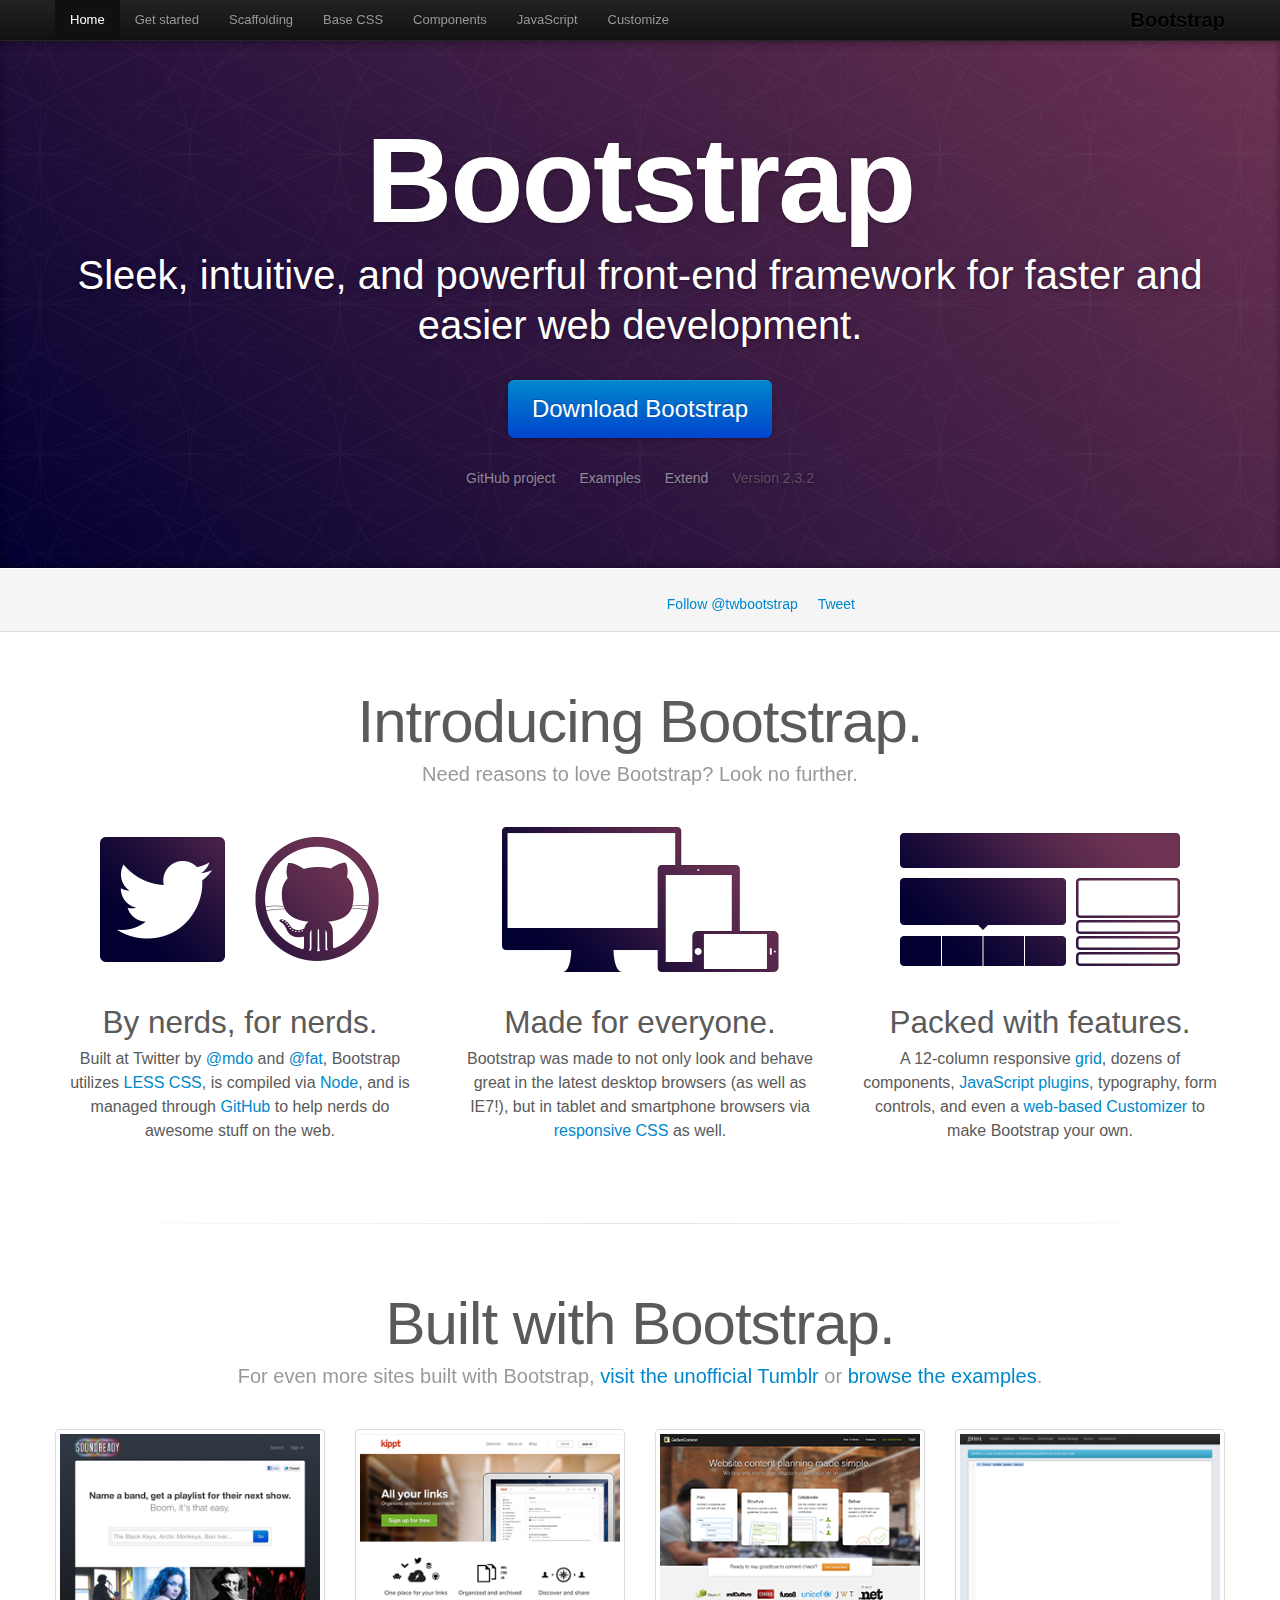
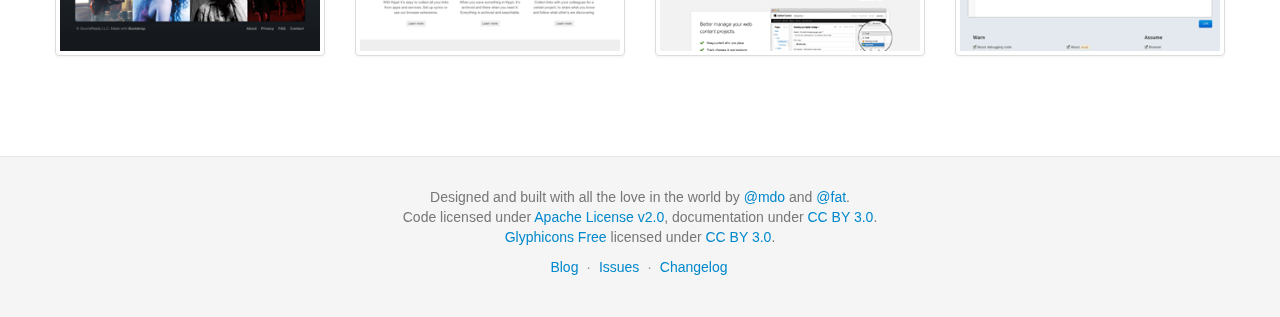
<file: bootstrap/docs/index.html>
<!DOCTYPE html>
<html lang="en">
  <head>
    <meta charset="utf-8">
    <title>Bootstrap</title>
    <meta name="viewport" content="width=device-width, initial-scale=1.0">
    <meta name="description" content="">
    <meta name="author" content="">

    <!-- Le styles -->
    <link href="assets/css/bootstrap.css" rel="stylesheet">
    <link href="assets/css/bootstrap-responsive.css" rel="stylesheet">
    <link href="assets/css/docs.css" rel="stylesheet">
    <link href="assets/js/google-code-prettify/prettify.css" rel="stylesheet">

    <!-- Le HTML5 shim, for IE6-8 support of HTML5 elements -->
    <!--[if lt IE 9]>
      <script src="assets/js/html5shiv.js"></script>
    <![endif]-->

    <!-- Le fav and touch icons -->
    <link rel="apple-touch-icon-precomposed" sizes="144x144" href="assets/ico/apple-touch-icon-144-precomposed.png">
    <link rel="apple-touch-icon-precomposed" sizes="114x114" href="assets/ico/apple-touch-icon-114-precomposed.png">
      <link rel="apple-touch-icon-precomposed" sizes="72x72" href="assets/ico/apple-touch-icon-72-precomposed.png">
                    <link rel="apple-touch-icon-precomposed" href="assets/ico/apple-touch-icon-57-precomposed.png">
                                   <link rel="shortcut icon" href="assets/ico/favicon.png">

    <script type="text/javascript">
      var _gaq = _gaq || [];
      _gaq.push(['_setAccount', 'UA-146052-10']);
      _gaq.push(['_trackPageview']);
      (function() {
        var ga = document.createElement('script'); ga.type = 'text/javascript'; ga.async = true;
        ga.src = ('https:' == document.location.protocol ? 'https://ssl' : 'http://www') + '.google-analytics.com/ga.js';
        var s = document.getElementsByTagName('script')[0]; s.parentNode.insertBefore(ga, s);
      })();
    </script>
  </head>

  <body data-spy="scroll" data-target=".bs-docs-sidebar">

    <!-- Navbar
    ================================================== -->
    <div class="navbar navbar-inverse navbar-fixed-top">
      <div class="navbar-inner">
        <div class="container">
          <button type="button" class="btn btn-navbar" data-toggle="collapse" data-target=".nav-collapse">
            <span class="icon-bar"></span>
            <span class="icon-bar"></span>
            <span class="icon-bar"></span>
          </button>
          <a class="brand" href="./index.html">Bootstrap</a>
          <div class="nav-collapse collapse">
            <ul class="nav">
              <li class="active">
                <a href="./index.html">Home</a>
              </li>
              <li class="">
                <a href="./getting-started.html">Get started</a>
              </li>
              <li class="">
                <a href="./scaffolding.html">Scaffolding</a>
              </li>
              <li class="">
                <a href="./base-css.html">Base CSS</a>
              </li>
              <li class="">
                <a href="./components.html">Components</a>
              </li>
              <li class="">
                <a href="./javascript.html">JavaScript</a>
              </li>
              <li class="">
                <a href="./customize.html">Customize</a>
              </li>
            </ul>
          </div>
        </div>
      </div>
    </div>

<div class="jumbotron masthead">
  <div class="container">
    <h1>Bootstrap</h1>
    <p>Sleek, intuitive, and powerful front-end framework for faster and easier web development.</p>
    <p>
      <a href="assets/bootstrap.zip" class="btn btn-primary btn-large" onclick="_gaq.push(['_trackEvent', 'Jumbotron actions', 'Download', 'Download 2.3.2']);">Download Bootstrap</a>
    </p>
    <ul class="masthead-links">
      <li>
        <a href="http://github.com/twitter/bootstrap" onclick="_gaq.push(['_trackEvent', 'Jumbotron actions', 'Jumbotron links', 'GitHub project']);">GitHub project</a>
      </li>
      <li>
        <a href="./getting-started.html#examples" onclick="_gaq.push(['_trackEvent', 'Jumbotron actions', 'Jumbotron links', 'Examples']);">Examples</a>
      </li>
      <li>
        <a href="./extend.html" onclick="_gaq.push(['_trackEvent', 'Jumbotron actions', 'Jumbotron links', 'Extend']);">Extend</a>
      </li>
      <li>
        Version 2.3.2
      </li>
    </ul>
  </div>
</div>

<div class="bs-docs-social">
  <div class="container">
    <ul class="bs-docs-social-buttons">
      <li>
        <iframe class="github-btn" src="http://ghbtns.com/github-btn.html?user=twbs&repo=bootstrap&type=watch&count=true" allowtransparency="true" frameborder="0" scrolling="0" width="100px" height="20px"></iframe>
      </li>
      <li>
        <iframe class="github-btn" src="http://ghbtns.com/github-btn.html?user=twbs&repo=bootstrap&type=fork&count=true" allowtransparency="true" frameborder="0" scrolling="0" width="102px" height="20px"></iframe>
      </li>
      <li class="follow-btn">
        <a href="https://twitter.com/twbootstrap" class="twitter-follow-button" data-link-color="#0069D6" data-show-count="true">Follow @twbootstrap</a>
      </li>
      <li class="tweet-btn">
        <a href="https://twitter.com/share" class="twitter-share-button" data-url="http://twbs.github.com/bootstrap/" data-count="horizontal" data-via="twbootstrap" data-related="mdo:Creator of Twitter Bootstrap">Tweet</a>
      </li>
    </ul>
  </div>
</div>

<div class="container">

  <div class="marketing">

    <h1>Introducing Bootstrap.</h1>
    <p class="marketing-byline">Need reasons to love Bootstrap? Look no further.</p>

    <div class="row-fluid">
      <div class="span4">
        <img class="marketing-img" src="assets/img/bs-docs-twitter-github.png">
        <h2>By nerds, for nerds.</h2>
        <p>Built at Twitter by <a href="http://twitter.com/mdo">@mdo</a> and <a href="http://twitter.com/fat">@fat</a>, Bootstrap utilizes <a href="http://lesscss.org">LESS CSS</a>, is compiled via <a href="http://nodejs.org">Node</a>, and is managed through <a href="http://github.com">GitHub</a> to help nerds do awesome stuff on the web.</p>
      </div>
      <div class="span4">
        <img class="marketing-img" src="assets/img/bs-docs-responsive-illustrations.png">
        <h2>Made for everyone.</h2>
        <p>Bootstrap was made to not only look and behave great in the latest desktop browsers (as well as IE7!), but in tablet and smartphone browsers via <a href="./scaffolding.html#responsive">responsive CSS</a> as well.</p>
      </div>
      <div class="span4">
        <img class="marketing-img" src="assets/img/bs-docs-bootstrap-features.png">
        <h2>Packed with features.</h2>
        <p>A 12-column responsive <a href="./scaffolding.html#gridSystem">grid</a>, dozens of components, <a href="./javascript.html">JavaScript plugins</a>, typography, form controls, and even a <a href="./customize.html">web-based Customizer</a> to make Bootstrap your own.</p>
      </div>
    </div>

    <hr class="soften">

    <h1>Built with Bootstrap.</h1>
    <p class="marketing-byline">For even more sites built with Bootstrap, <a href="http://builtwithbootstrap.tumblr.com/" target="_blank">visit the unofficial Tumblr</a> or <a href="./getting-started.html#examples">browse the examples</a>.</p>
    <div class="row-fluid">
      <ul class="thumbnails example-sites">
        <li class="span3">
          <a class="thumbnail" href="http://soundready.fm/" target="_blank">
            <img src="assets/img/example-sites/soundready.png" alt="SoundReady.fm">
          </a>
        </li>
        <li class="span3">
          <a class="thumbnail" href="http://kippt.com/" target="_blank">
            <img src="assets/img/example-sites/kippt.png" alt="Kippt">
          </a>
        </li>
        <li class="span3">
          <a class="thumbnail" href="http://www.gathercontent.com/" target="_blank">
            <img src="assets/img/example-sites/gathercontent.png" alt="Gather Content">
          </a>
        </li>
        <li class="span3">
          <a class="thumbnail" href="http://www.jshint.com/" target="_blank">
            <img src="assets/img/example-sites/jshint.png" alt="JS Hint">
          </a>
        </li>
      </ul>
     </div>

  </div>

</div>



    <!-- Footer
    ================================================== -->
    <footer class="footer">
      <div class="container">
        <p>Designed and built with all the love in the world by <a href="http://twitter.com/mdo" target="_blank">@mdo</a> and <a href="http://twitter.com/fat" target="_blank">@fat</a>.</p>
        <p>Code licensed under <a href="http://www.apache.org/licenses/LICENSE-2.0" target="_blank">Apache License v2.0</a>, documentation under <a href="http://creativecommons.org/licenses/by/3.0/">CC BY 3.0</a>.</p>
        <p><a href="http://glyphicons.com">Glyphicons Free</a> licensed under <a href="http://creativecommons.org/licenses/by/3.0/">CC BY 3.0</a>.</p>
        <ul class="footer-links">
          <li><a href="http://blog.getbootstrap.com">Blog</a></li>
          <li class="muted">&middot;</li>
          <li><a href="https://github.com/twbs/bootstrap/issues?state=open">Issues</a></li>
          <li class="muted">&middot;</li>
          <li><a href="https://github.com/twbs/bootstrap/releases">Changelog</a></li>
        </ul>
      </div>
    </footer>



    <!-- Le javascript
    ================================================== -->
    <!-- Placed at the end of the document so the pages load faster -->
    <script type="text/javascript" src="http://platform.twitter.com/widgets.js"></script>
    <script src="assets/js/jquery.js"></script>
    <script src="assets/js/bootstrap-transition.js"></script>
    <script src="assets/js/bootstrap-alert.js"></script>
    <script src="assets/js/bootstrap-modal.js"></script>
    <script src="assets/js/bootstrap-dropdown.js"></script>
    <script src="assets/js/bootstrap-scrollspy.js"></script>
    <script src="assets/js/bootstrap-tab.js"></script>
    <script src="assets/js/bootstrap-tooltip.js"></script>
    <script src="assets/js/bootstrap-popover.js"></script>
    <script src="assets/js/bootstrap-button.js"></script>
    <script src="assets/js/bootstrap-collapse.js"></script>
    <script src="assets/js/bootstrap-carousel.js"></script>
    <script src="assets/js/bootstrap-typeahead.js"></script>
    <script src="assets/js/bootstrap-affix.js"></script>

    <script src="assets/js/holder/holder.js"></script>
    <script src="assets/js/google-code-prettify/prettify.js"></script>

    <script src="assets/js/application.js"></script>


    <!-- Analytics
    ================================================== -->
    <script>
      var _gauges = _gauges || [];
      (function() {
        var t   = document.createElement('script');
        t.type  = 'text/javascript';
        t.async = true;
        t.id    = 'gauges-tracker';
        t.setAttribute('data-site-id', '4f0dc9fef5a1f55508000013');
        t.src = '//secure.gaug.es/track.js';
        var s = document.getElementsByTagName('script')[0];
        s.parentNode.insertBefore(t, s);
      })();
    </script>

  </body>
</html>
</file>
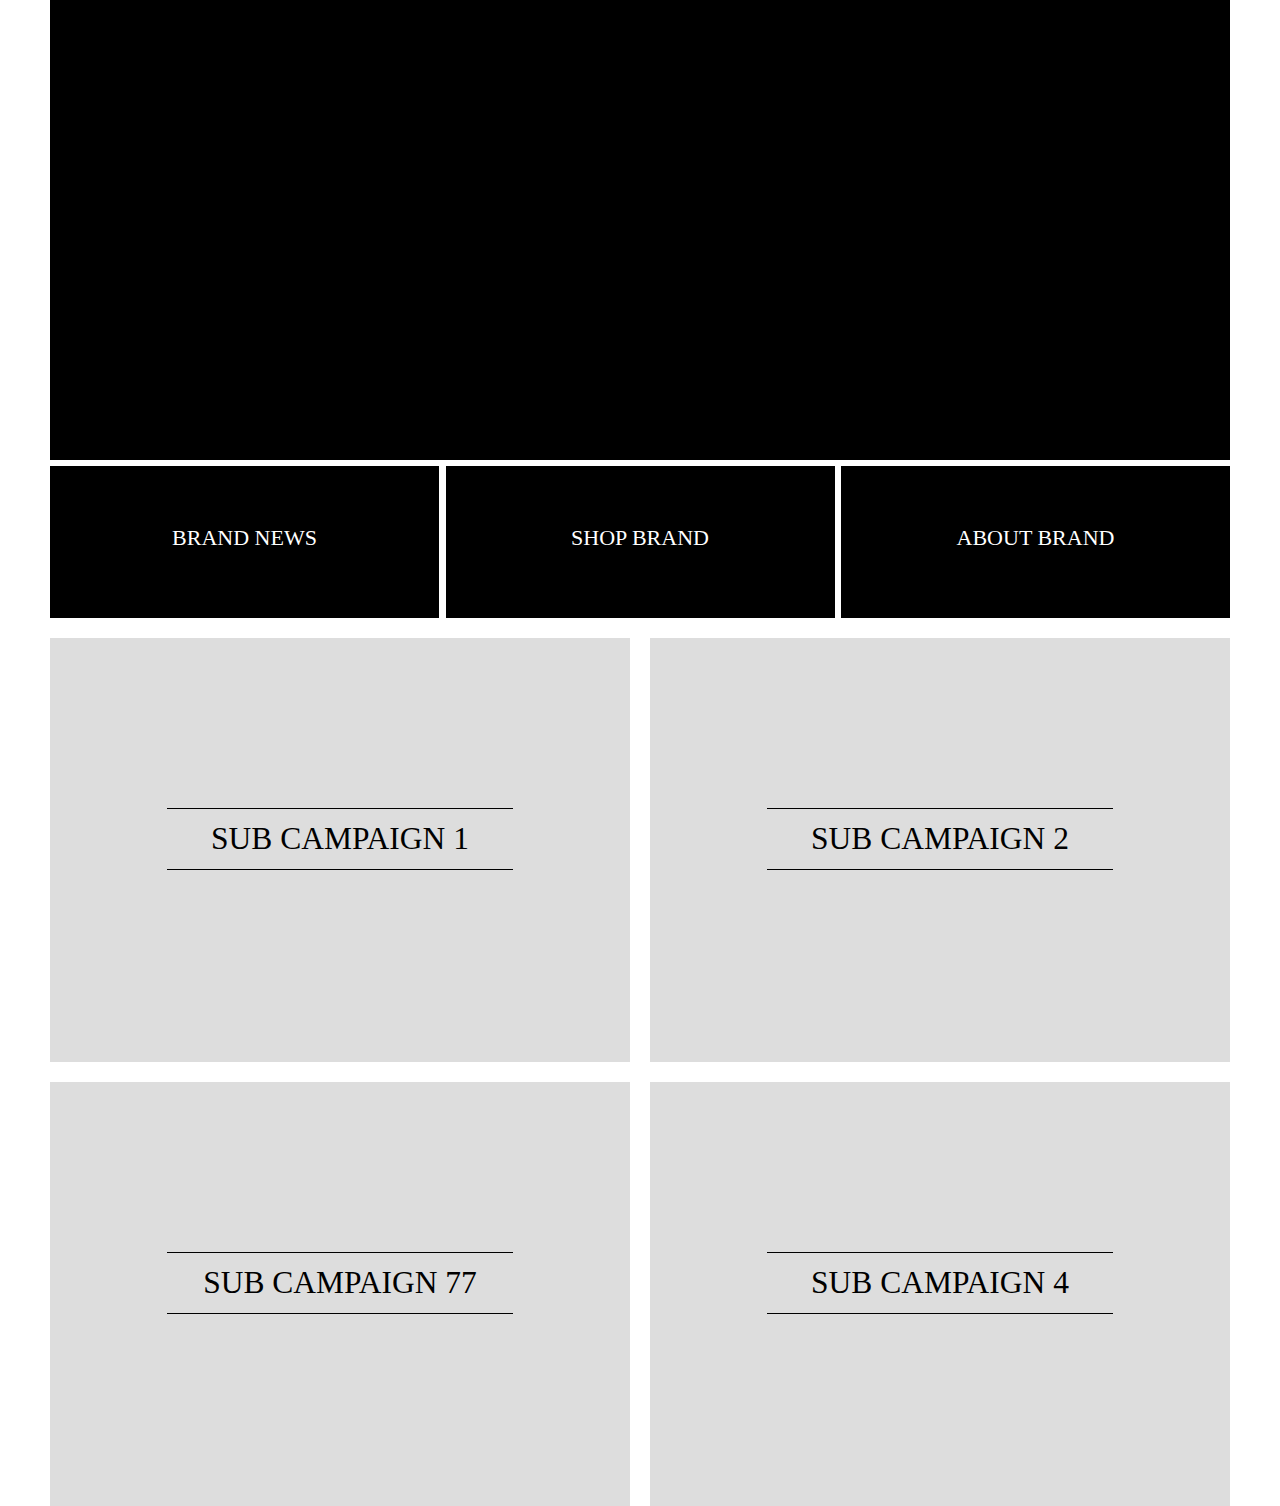
<file: pages/1/index.html>
<!DOCTYPE html>
<html>
<head lang="en">
    <meta charset="UTF-8">
    <title>Main</title>
    <link rel="stylesheet" href="../../css/master.css">
</head>
<body class="first-page">

<div class="container">
    <div class="banner-top">

    </div>
</div>

<div class="container">
    <div class="menu-items-top">
        BRAND NEWS
    </div>

    <div class="menu-items-top">
        SHOP BRAND
    </div>

    <div class="menu-items-top">
        ABOUT BRAND
    </div>
</div>
<div class="container">
    <div class="span7 sub-campaign">
        <h2>SUB CAMPAIGN 1</h2>
    </div>

    <div class="span7 sub-campaign">
        <h2>SUB CAMPAIGN 2</h2>
    </div>

    <div class="span7 sub-campaign">
        <h2>SUB CAMPAIGN 77</h2>
    </div>

    <div class="span7 sub-campaign">
        <h2>SUB CAMPAIGN 4</h2>
    </div>

</div>


</body>
</html>
</file>
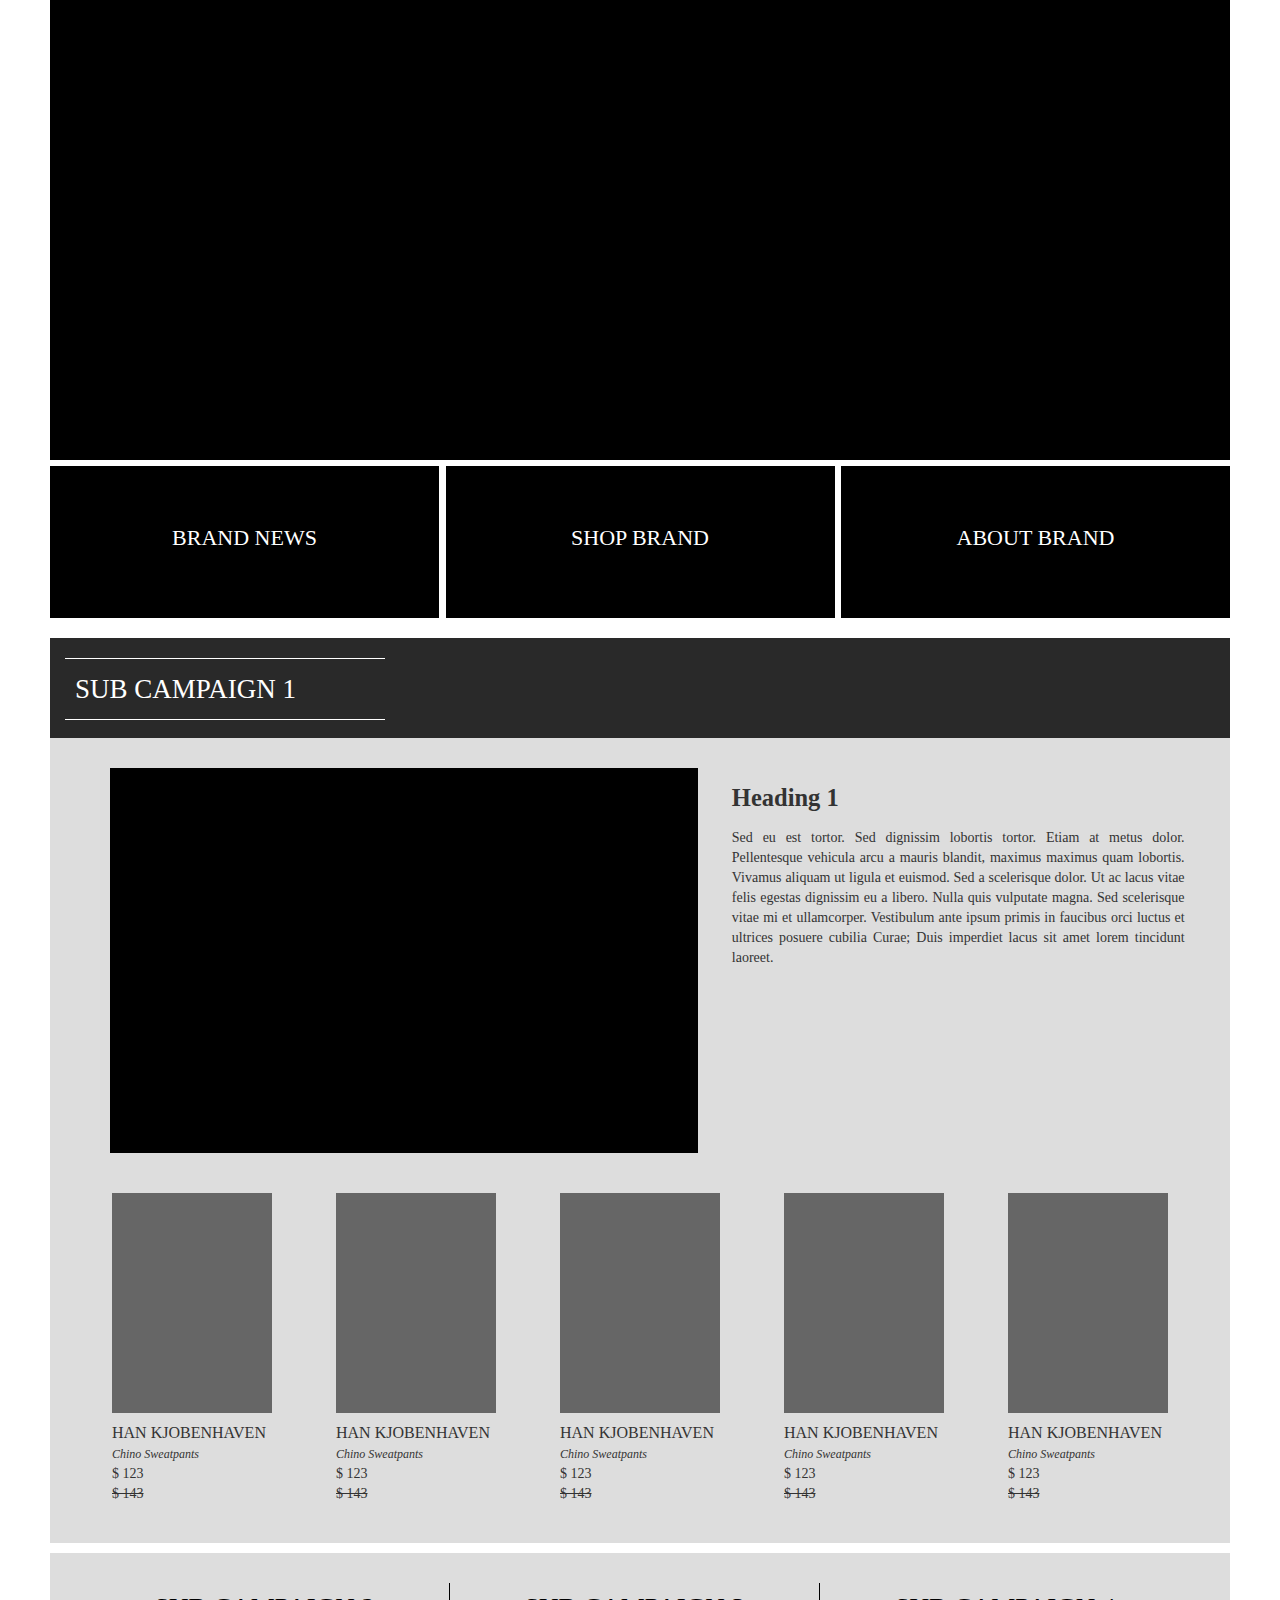
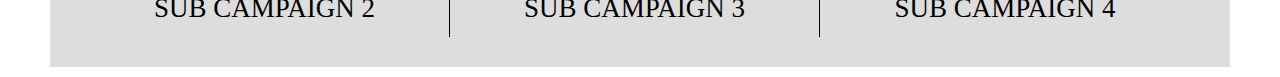
<file: pages/2/index.html>
<!DOCTYPE html>
<html>
<head lang="en">
    <meta charset="UTF-8">
    <title>Main Sub</title>
    <link rel="stylesheet" href="../../css/master.css">
</head>
<body class="second-page">

<div class="container">
    <div class="banner-top">

    </div>
</div>

<div class="container">
    <div class="menu-items-top">
        BRAND NEWS
    </div>

    <div class="menu-items-top">
        SHOP BRAND
    </div>

    <div class="menu-items-top">
        ABOUT BRAND
    </div>
</div>
<div class="container">
    <div class="heading">
        <h2>
            SUB CAMPAIGN 1
        </h2>
    </div>
    <div class="grey-box">
        <div class="row-fluid">
            <div class="media-holder">

            </div>
            <div class="span5">
                <h3>
                    Heading 1
                </h3>
                <p>
                    Sed eu est tortor. Sed dignissim lobortis tortor.
                    Etiam at metus dolor. Pellentesque vehicula arcu a mauris blandit, maximus maximus quam lobortis.
                    Vivamus aliquam ut ligula et euismod. Sed a scelerisque dolor. Ut ac lacus vitae felis egestas dignissim eu a libero.
                    Nulla quis vulputate magna. Sed scelerisque vitae mi et ullamcorper.
                    Vestibulum ante ipsum primis in faucibus orci luctus et ultrices posuere cubilia Curae; Duis imperdiet lacus
                    sit amet lorem tincidunt laoreet.
                </p>
            </div>
        </div>

        <div class="row-fluid">
            <div class="prod-gallery">
                <div class="pod">
                    <div class="img-holder">

                    </div>
                    <div class="content-holder">
                        <p>
                            <span class="content-head">
                                han kjobenhaven
                            </span>
                            <span class="content-sub-head">
                                Chino Sweatpants
                            </span><br>
                            <span class="price">
                                $ 123<br>
                                <span class="old-price">
                                    $ 143
                                </span>
                            </span>

                        </p>
                    </div>
                </div>

                <div class="pod">
                    <div class="img-holder">

                    </div>
                    <div class="content-holder">
                        <p>
                            <span class="content-head">
                                han kjobenhaven
                            </span>
                            <span class="content-sub-head">
                                Chino Sweatpants
                            </span><br>
                            <span class="price">
                                $ 123<br>
                                <span class="old-price">
                                    $ 143
                                </span>
                            </span>

                        </p>
                    </div>
                </div>

                <div class="pod">
                    <div class="img-holder">

                    </div>
                    <div class="content-holder">
                        <p>
                            <span class="content-head">
                                han kjobenhaven
                            </span>
                            <span class="content-sub-head">
                                Chino Sweatpants
                            </span><br>
                            <span class="price">
                                $ 123<br>
                                <span class="old-price">
                                    $ 143
                                </span>
                            </span>

                        </p>
                    </div>
                </div>

                <div class="pod">
                    <div class="img-holder">

                    </div>
                    <div class="content-holder">
                        <p>
                            <span class="content-head">
                                han kjobenhaven
                            </span>
                            <span class="content-sub-head">
                                Chino Sweatpants
                            </span><br>
                            <span class="price">
                                $ 123<br>
                                <span class="old-price">
                                    $ 143
                                </span>
                            </span>

                        </p>
                    </div>
                </div>

                <div class="pod">
                    <div class="img-holder">

                    </div>
                    <div class="content-holder">
                        <p>
                            <span class="content-head">
                                han kjobenhaven
                            </span>
                            <span class="content-sub-head">
                                Chino Sweatpants
                            </span><br>
                            <span class="price">
                                $ 123<br>
                                <span class="old-price">
                                    $ 143
                                </span>
                            </span>

                        </p>
                    </div>
                </div>
            </div>
        </div>

    </div>
</div>

<div class="container">
    <div class="grey-box">
        <div class="sub-campaign-2">
            <span class="sub-heading">SUB CAMPAIGN 2</span>
        </div>

        <div class="sub-campaign-2">
            <span class="sub-heading">SUB CAMPAIGN 3</span>
        </div>

        <div class="sub-campaign-2">
            <span class="sub-heading">SUB CAMPAIGN 4</span>
        </div>
    </div>
</div>

</body>
</html>
</file>
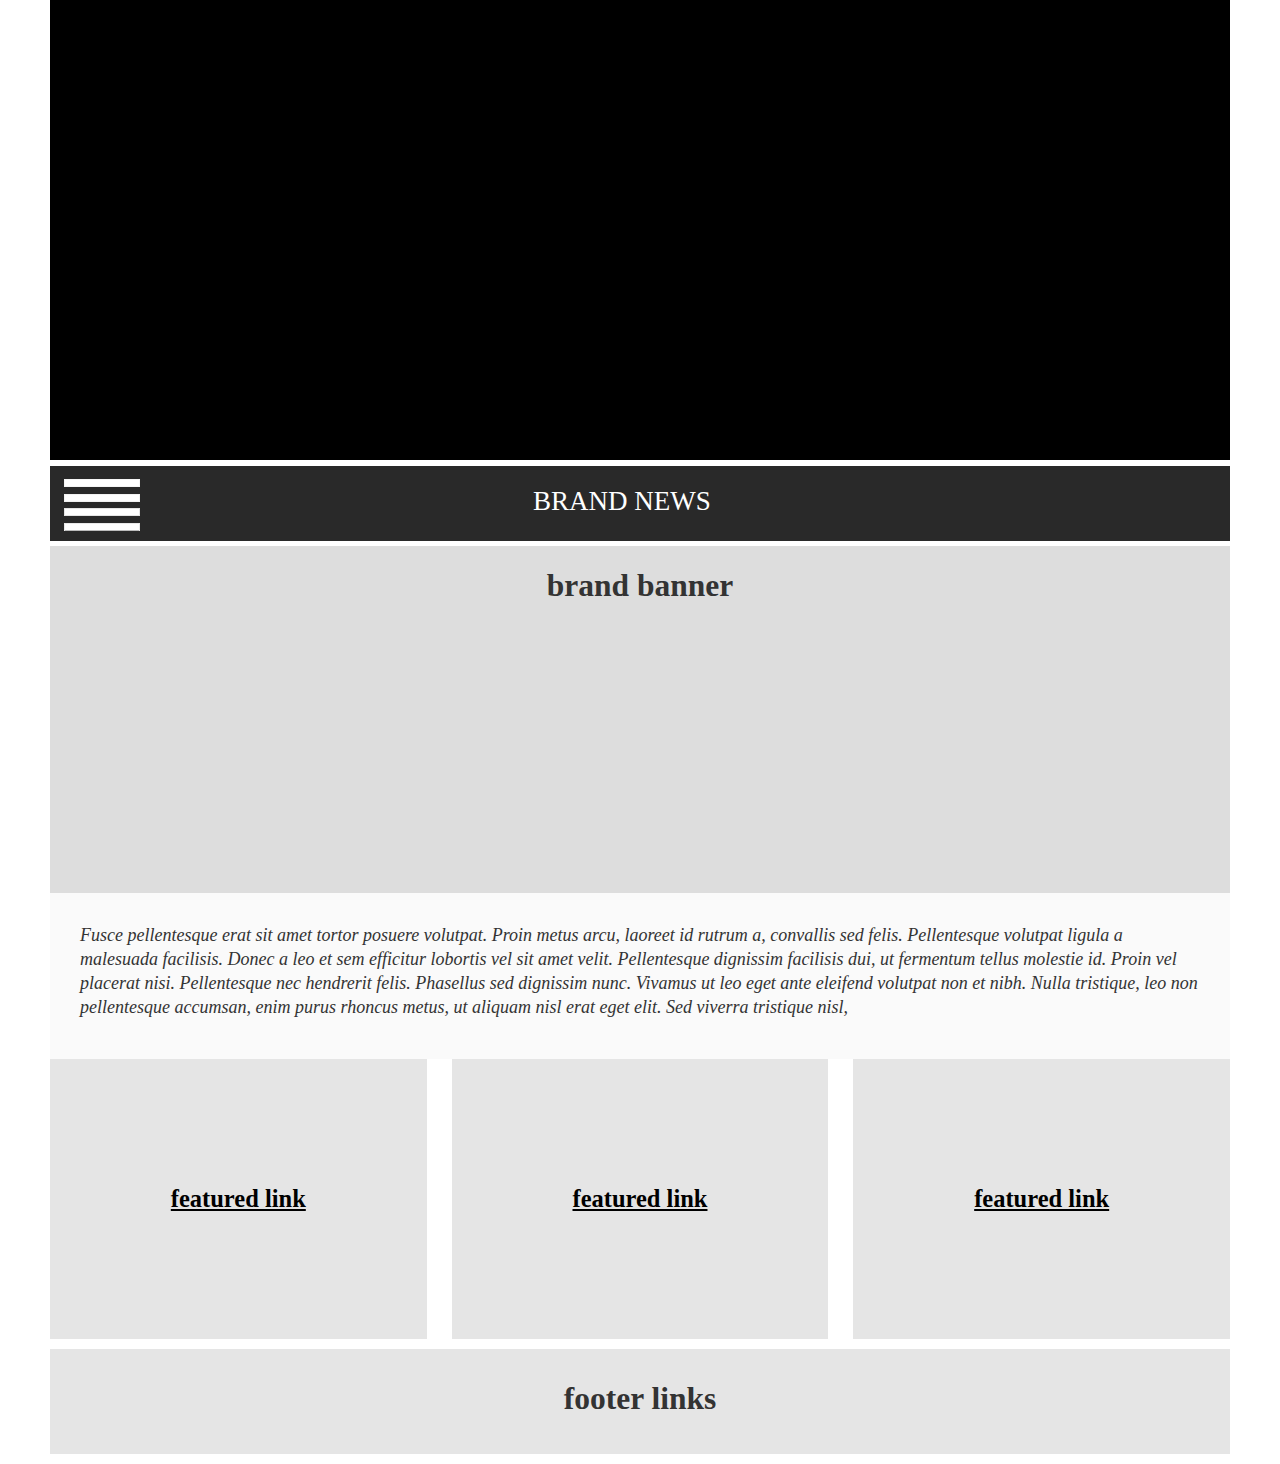
<file: pages/4/index.html>
<!DOCTYPE html>
<html>
<head lang="en">
    <meta charset="UTF-8">
    <title>Fifth Page</title>
    <link rel="stylesheet" href="../../css/master.css">
    <script src="http://code.jquery.com/jquery-1.11.0.min.js"></script>
    <script src="../../js/init.js"></script>
</head>
<body class="fourth-page">

<div class="container">
    <div class="banner-top">

    </div>
</div>


<div class="container">
    <div class="heading-container">
        <div class="menu-bar">

        </div>

        <div class="heading-title">
            <h2>BRAND NEWS</h2>
        </div>

    </div>
    <div class="menu">
        <ul>

            <a href="#"><li> HOME ALU</li></a>

            <a href="#"><li> HOME BRAND </li></a>

            <a href="#"><li> BRAND NEWS </li></a>
            <a href="#"><li> ABOUT BRAND </li></a>
            <a href="#"><li> BRAND LAURA </li></a>

        </ul>
    </div>

</div>

<div class="container">
    <div class="brand-banner">
        <h2>brand banner</h2>
    </div>

    <div class="description">
        <p>
            Fusce pellentesque erat sit amet tortor posuere volutpat. Proin metus arcu, laoreet id rutrum a, convallis sed felis.
            Pellentesque volutpat ligula a malesuada facilisis. Donec a leo et sem efficitur lobortis vel sit amet velit.
            Pellentesque dignissim facilisis dui, ut fermentum tellus molestie id. Proin vel placerat nisi. Pellentesque nec hendrerit felis.
            Phasellus sed dignissim nunc. Vivamus ut leo eget ante eleifend volutpat non
            et nibh. Nulla tristique, leo non pellentesque accumsan, enim purus rhoncus metus, ut aliquam nisl erat eget elit. Sed viverra tristique nisl,
        </p>
    </div>

    <div class="row-fluid">
        <div class="span4 featured-link">
            <h3><a href="#">featured link</a> </h3>

        </div>

        <div class="span4 featured-link">
            <h3><a href="#">featured link</a> </h3>

        </div>

        <div class="span4 featured-link">
            <h3><a href="#">featured link</a> </h3>

        </div>
    </div>
</div>

<div class="container">
    <div class="footer-links">
        <h2>footer links</h2>
    </div>
</div>



</body>
</html>
</file>
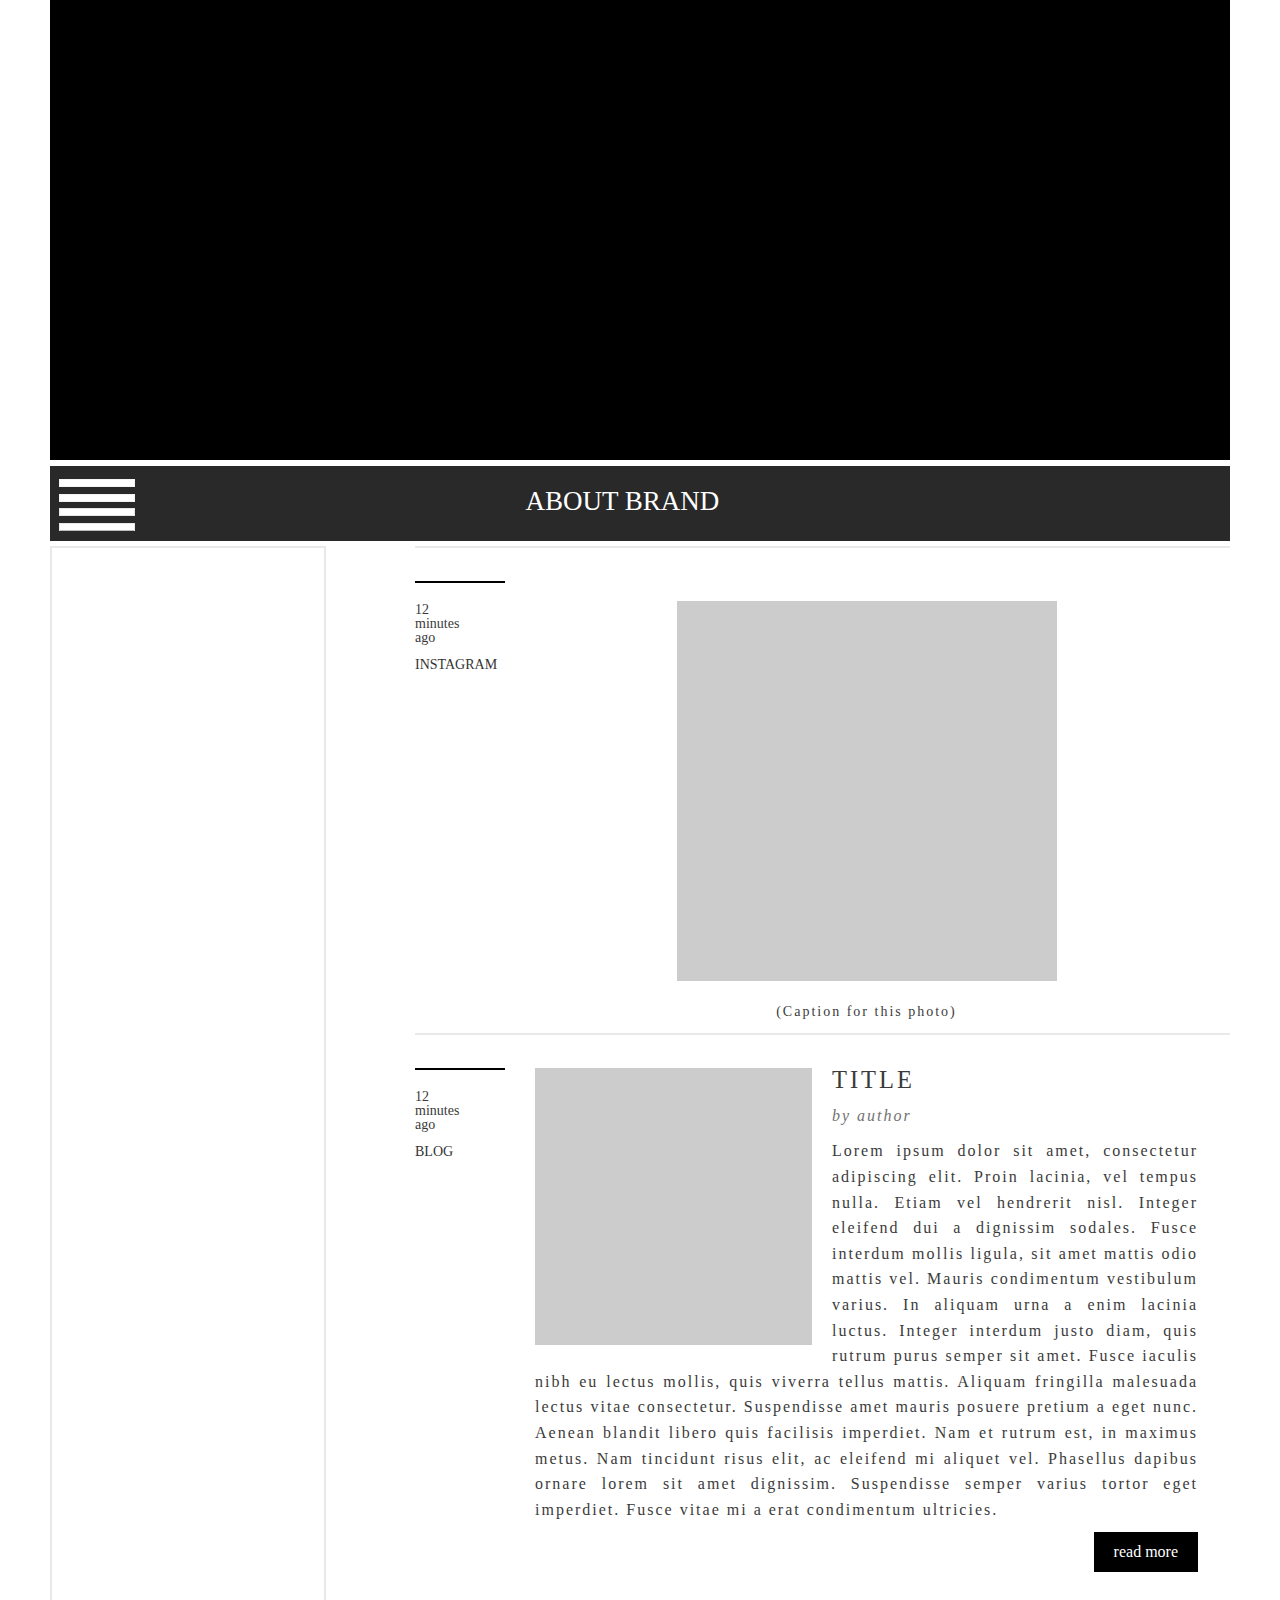
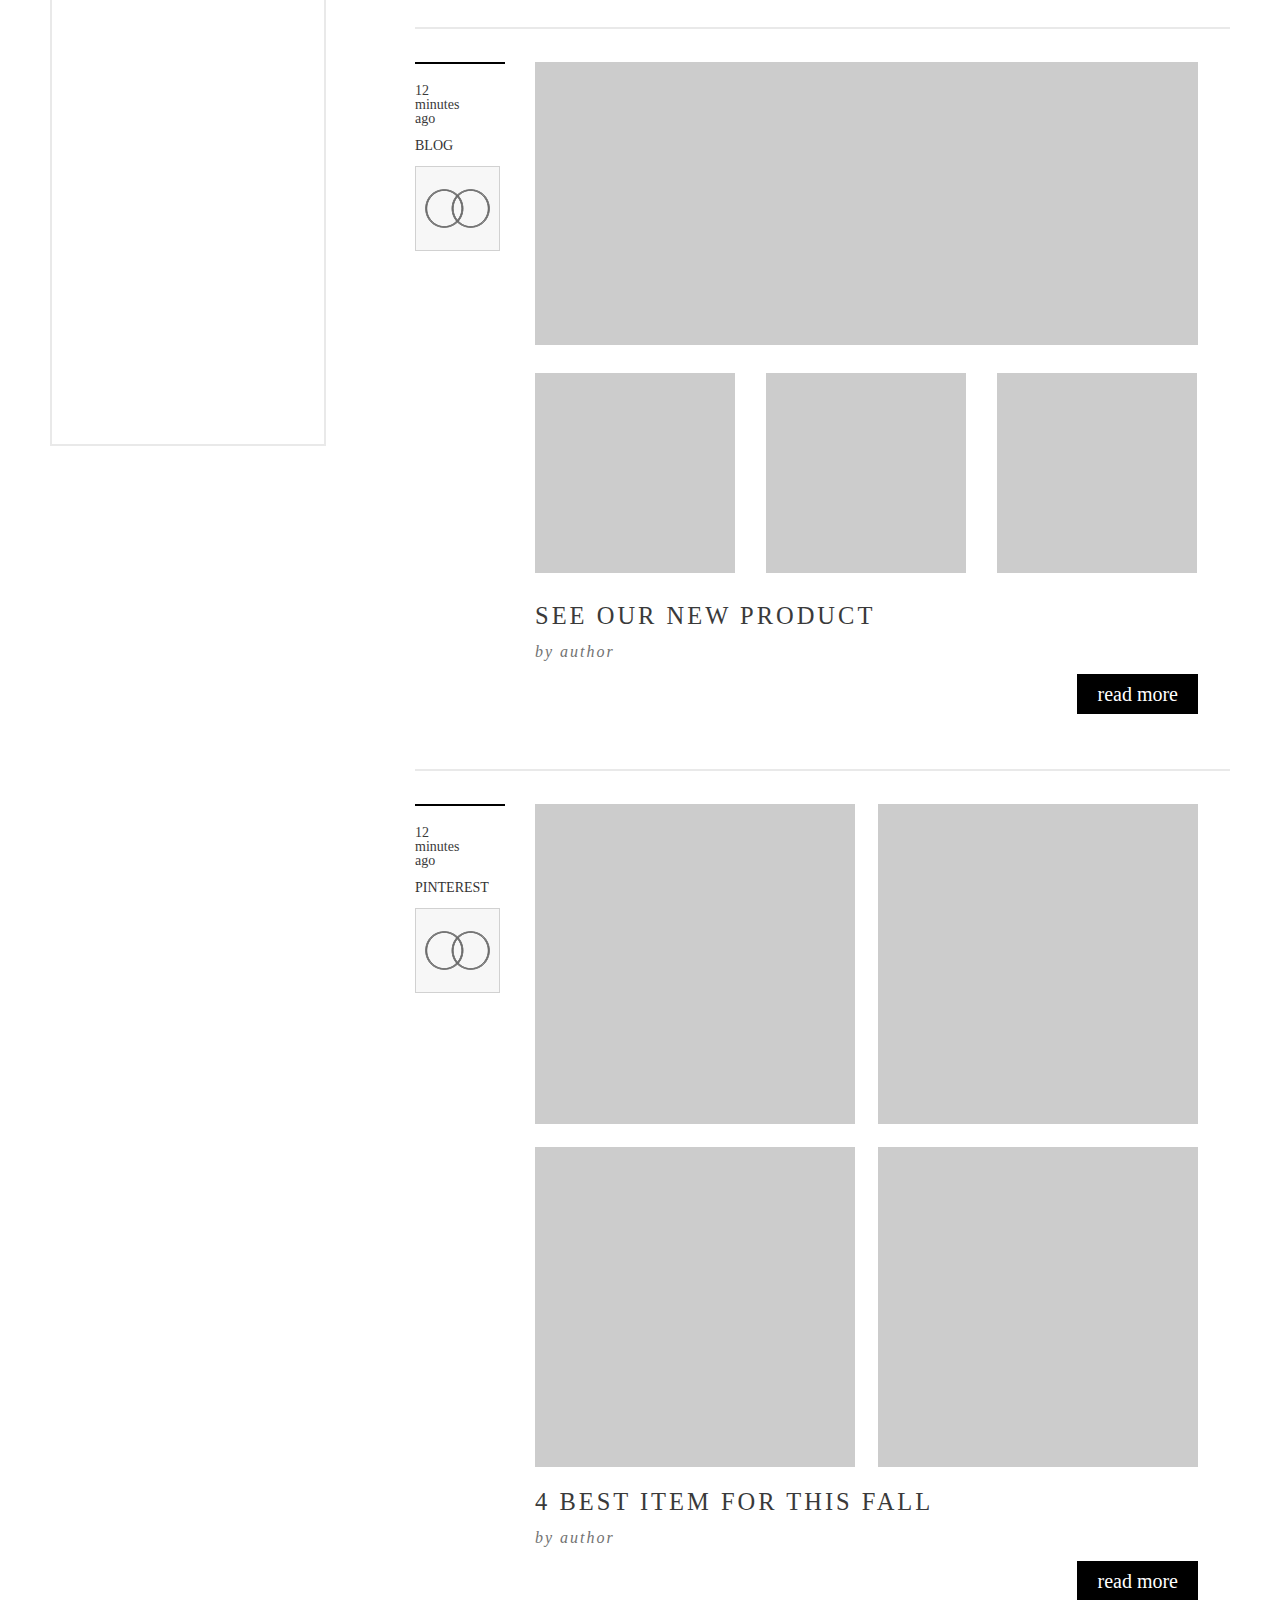
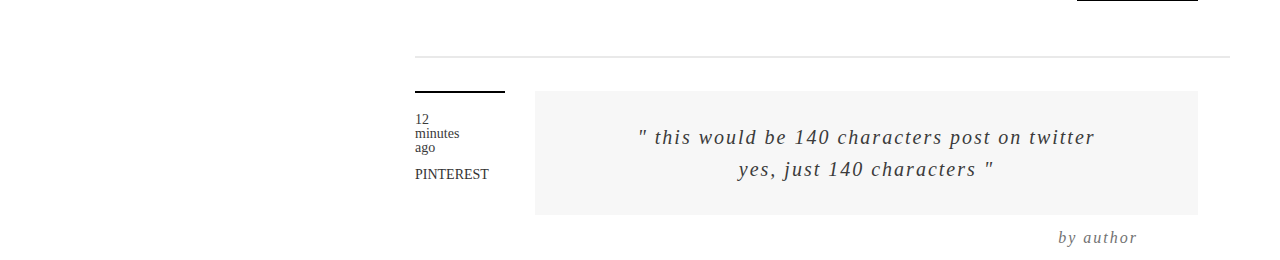
<file: pages/5/index.html>
<!DOCTYPE html>
<html>
<head lang="en">
    <meta charset="UTF-8">
    <title>Fifth Page</title>
    <link rel="stylesheet" href="../../css/master.css">
    <script src="http://code.jquery.com/jquery-1.11.0.min.js"></script>
    <script src="../../js/init.js"></script>
</head>
<body class="fifth-page">

<div class="container">
    <div class="banner-top">

    </div>
</div>


<div class="container">
    <div class="heading-container">
        <div class="heading-container">
            <div class="menu-bar">

            </div>

            <div class="heading-title">
                <h2>ABOUT BRAND</h2>
            </div>
        </div>
        <div class="menu">
            <ul>
                <a href="#"><li> HOME  BRAND </li></a>
                <a href="#"><li> BRAND NEWS  </li></a>
                <a href="#"><li> ABOUT BRAND </li></a>
                <a href="#"><li> BRAND LAURA </li></a>

            </ul>
        </div>



    </div>

</div>

<div class="container">
    <div class="row-fluid ">
        <div class="span3 side-bar">

        </div>

        <div class="span9 right-section">
            <div class="row-fluid rsec-container">
                <div class="time-ago">
                    <p class="time">
                        12<br> minutes<br> ago
                    </p>
                    <p>
                        INSTAGRAM
                    </p>
                </div>
                <div class="article">
                    <div class="box380x380">

                    </div>
                    <p class="caption">
                        (Caption for this photo)
                    </p>
                </div>
            </div>

        </div>

        <div class="span9 right-section">
            <div class="row-fluid rsec-container">
                <div class="time-ago">
                    <p class="time">
                        12<br> minutes<br> ago
                    </p>
                    <p>
                        BLOG
                    </p>
                </div>
                <div class="article">
                    <div class="box277x277">

                    </div>

                    <h3>TITLE</h3>
                    <p class="author"><em>by author</em></p>
                    <p>
                        Lorem ipsum dolor sit amet, consectetur adipiscing elit. Proin lacinia, vel tempus nulla.
                        Etiam vel hendrerit nisl. Integer eleifend dui a dignissim sodales. Fusce interdum mollis ligula, sit amet mattis odio mattis vel.
                        Mauris condimentum vestibulum varius.
                        In aliquam urna a enim lacinia luctus. Integer interdum justo diam, quis rutrum purus semper sit amet.
                        Fusce iaculis nibh eu lectus mollis, quis viverra tellus mattis.
                        Aliquam fringilla malesuada lectus vitae consectetur. Suspendisse amet mauris posuere pretium a eget nunc.
                        Aenean blandit libero quis facilisis imperdiet. Nam et rutrum est, in maximus metus. Nam tincidunt risus elit, ac eleifend mi aliquet vel.
                        Phasellus dapibus ornare lorem sit amet dignissim. Suspendisse semper varius tortor eget imperdiet. Fusce vitae mi a erat condimentum ultricies.

                    </p>
                    <a href="#" class="read-more-btn-1">
                        read more
                    </a>

                </div>
            </div>

        </div>

        <div class="span9 right-section">
            <div class="row-fluid rsec-container">
                <div class="time-ago">
                    <p class="time">
                        12<br> minutes<br> ago
                    </p>
                    <p>
                        BLOG
                    </p>
                    <a href="#">
                        <div class="share-this">

                        </div>
                    </a>
                </div>
                <div class="article">
                    <div class="prod-hl-banner">

                    </div>
                    <div class="row-fluid">
                        <div class="span4 prod-box200x200">

                        </div>

                        <div class="span4 prod-box200x200">

                        </div>

                        <div class="span4 prod-box200x200">

                        </div>
                    </div>

                    <h3>SEE OUR NEW PRODUCT</h3>
                    <p class="author">by author</p>

                    <a href="#" class="read-more-btn-2">
                        read more
                    </a>

                </div>
            </div>

        </div>

        <div class="span9 right-section">
            <div class="row-fluid rsec-container">
                <div class="time-ago">
                    <p class="time">
                        12<br> minutes<br> ago
                    </p>
                    <p>
                        PINTEREST
                    </p>
                    <a href="#">
                        <div class="share-this">

                        </div>
                    </a>
                </div>
                <div class="article">
                    <div class="row-fluid">
                        <div class="span5 prod-box320x320">

                        </div>
                        <div class="span5 prod-box320x320">

                        </div>
                        <div class="span5 prod-box320x320">

                        </div>
                        <div class="span5 prod-box320x320">

                        </div>
                    </div>



                    <h3>4 BEST ITEM FOR THIS FALL</h3>
                    <p class="author">by author</p>

                    <a href="#" class="read-more-btn-2">
                        read more
                    </a>

                </div>
            </div>

        </div>

        <div class="span9 right-section">
            <div class="row-fluid rsec-container">
                <div class="time-ago">
                    <p class="time">
                        12<br> minutes<br> ago
                    </p>
                    <p>
                        PINTEREST
                    </p>

                </div>
                <div class="article">

                    <div class="twit">
                        <p>
                            " this would be 140 characters post on twitter<br>
                            yes, just 140 characters "
                        </p>

                    </div>
                    <p class="author twit-author">by author</p>

                </div>
            </div>

        </div>

    </div>
</div>



</body>
</html>
</file>
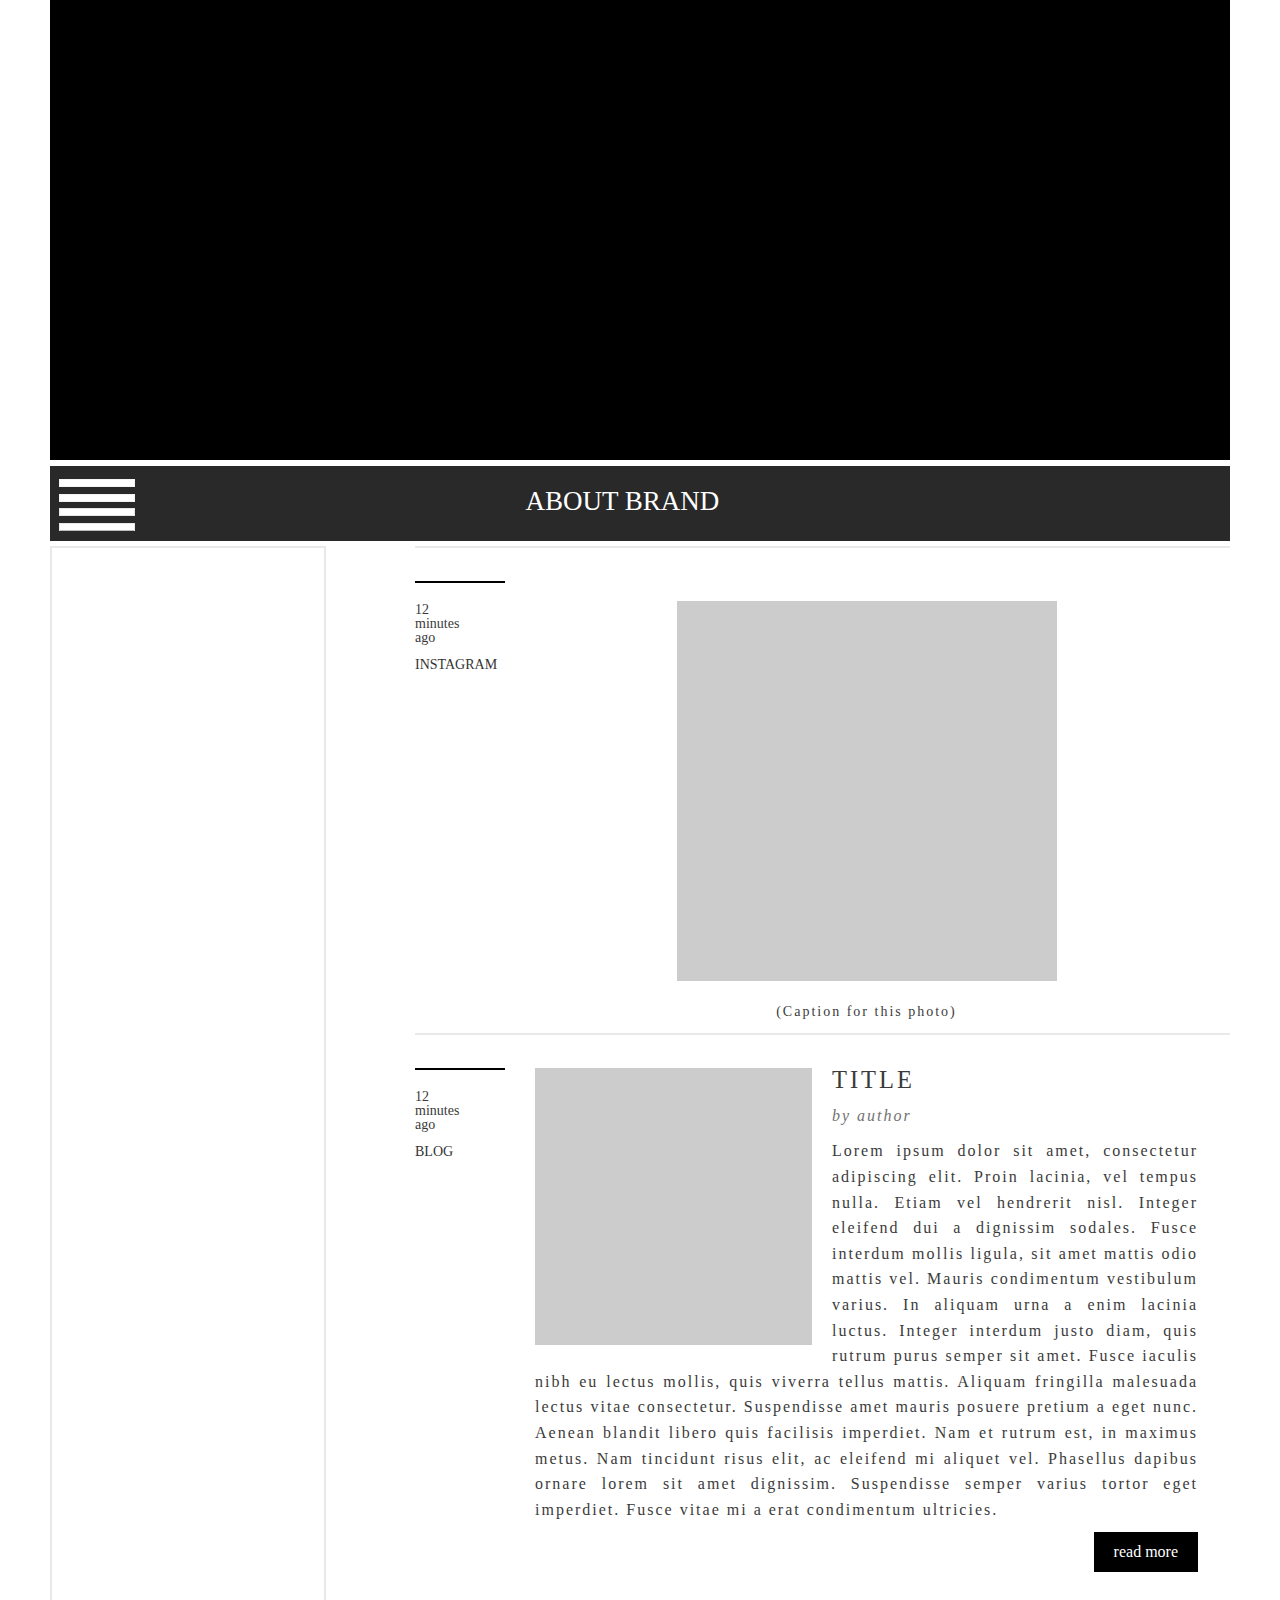
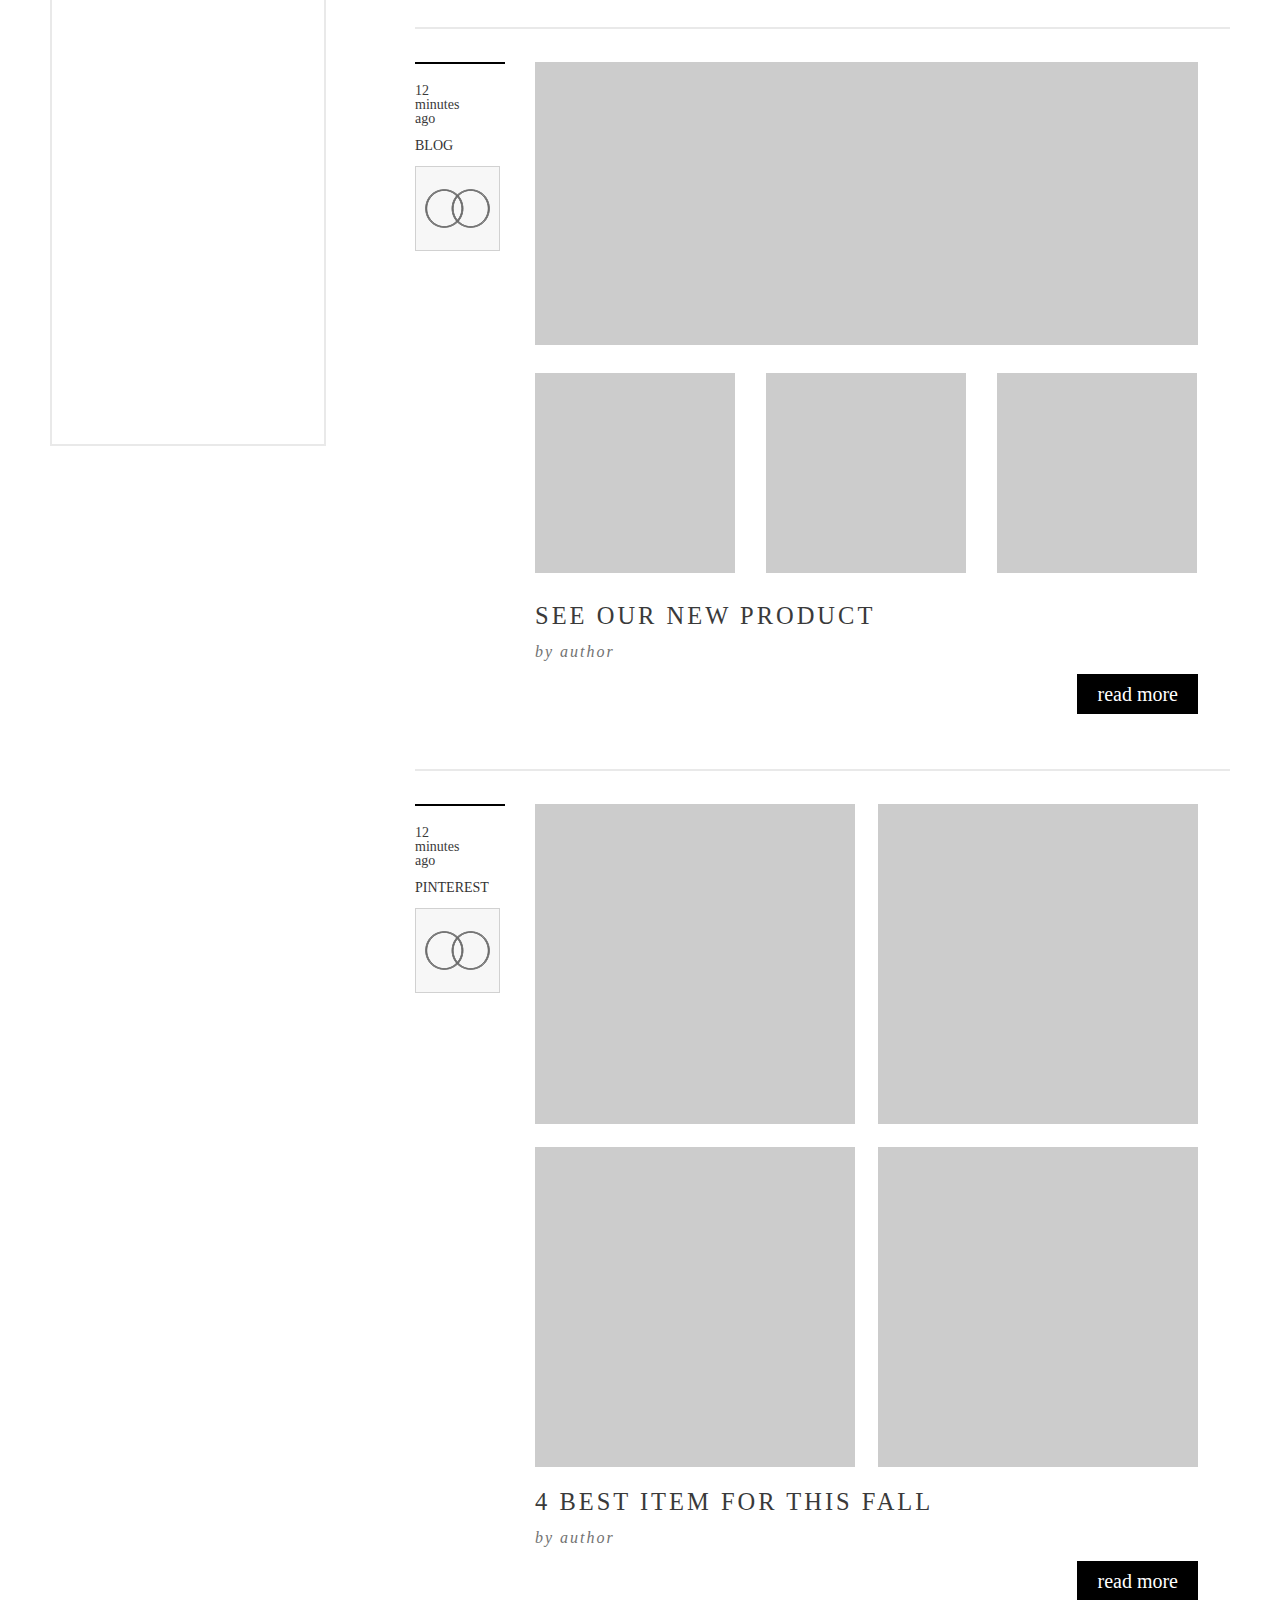
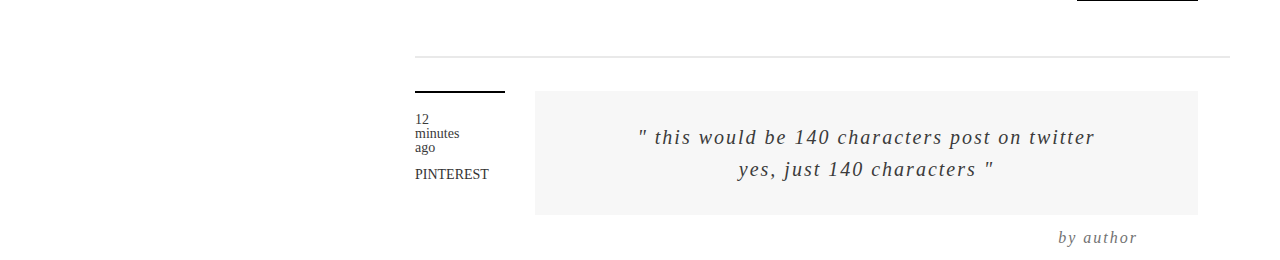
<file: pages/6/index.html>
<!DOCTYPE html>
<html>
<head lang="en">
    <meta charset="UTF-8">
    <title>Fifth Page</title>
    <link rel="stylesheet" href="../../css/master.css">
    <script src="http://code.jquery.com/jquery-1.11.0.min.js"></script>
    <script src="../../js/init.js"></script>
</head>
<body class="fifth-page">

<div class="container">
    <div class="banner-top">

    </div>
</div>


<div class="container">
    <div class="heading-container">
        <div class="heading-container">
            <div class="menu-bar">

            </div>

            <div class="heading-title">
                <h2>ABOUT BRAND</h2>
            </div>
        </div>
        <div class="menu">
            <ul>
                <a href="#"><li> HOME BRAND  </li></a>
                <a href="#"><li> BRAND NEWS  </li></a>
                <a href="#"><li> ABOUT BRAND </li></a>
                <a href="#"><li> BRAND LAURA </li></a>

            </ul>
        </div>



    </div>

</div>

<div class="container">
    <div class="row-fluid ">
        <div class="span3 side-bar">

        </div>

        <div class="span9 right-section">
            <div class="row-fluid rsec-container">
                <div class="time-ago">
                    <p class="time">
                        12<br> minutes<br> ago
                    </p>
                    <p>
                        INSTAGRAM
                    </p>
                </div>
                <div class="article">
                    <div class="box380x380">

                    </div>
                    <p class="caption">
                        (Caption for this photo)
                    </p>
                </div>
            </div>

        </div>

        <div class="span9 right-section">
            <div class="row-fluid rsec-container">
                <div class="time-ago">
                    <p class="time">
                        12<br> minutes<br> ago
                    </p>
                    <p>
                        BLOG
                    </p>
                </div>
                <div class="article">
                    <div class="box277x277">

                    </div>

                    <h3>TITLE</h3>
                    <p class="author"><em>by author</em></p>
                    <p>
                        Lorem ipsum dolor sit amet, consectetur adipiscing elit. Proin lacinia, vel tempus nulla.
                        Etiam vel hendrerit nisl. Integer eleifend dui a dignissim sodales. Fusce interdum mollis ligula, sit amet mattis odio mattis vel.
                        Mauris condimentum vestibulum varius.
                        In aliquam urna a enim lacinia luctus. Integer interdum justo diam, quis rutrum purus semper sit amet.
                        Fusce iaculis nibh eu lectus mollis, quis viverra tellus mattis.
                        Aliquam fringilla malesuada lectus vitae consectetur. Suspendisse amet mauris posuere pretium a eget nunc.
                        Aenean blandit libero quis facilisis imperdiet. Nam et rutrum est, in maximus metus. Nam tincidunt risus elit, ac eleifend mi aliquet vel.
                        Phasellus dapibus ornare lorem sit amet dignissim. Suspendisse semper varius tortor eget imperdiet. Fusce vitae mi a erat condimentum ultricies.

                    </p>
                    <a href="#" class="read-more-btn-1">
                        read more
                    </a>

                </div>
            </div>

        </div>

        <div class="span9 right-section">
            <div class="row-fluid rsec-container">
                <div class="time-ago">
                    <p class="time">
                        12<br> minutes<br> ago
                    </p>
                    <p>
                        BLOG
                    </p>
                    <a href="#">
                        <div class="share-this">

                        </div>
                    </a>
                </div>
                <div class="article">
                    <div class="prod-hl-banner">

                    </div>
                    <div class="row-fluid">
                        <div class="span4 prod-box200x200">

                        </div>

                        <div class="span4 prod-box200x200">

                        </div>

                        <div class="span4 prod-box200x200">

                        </div>
                    </div>

                    <h3>SEE OUR NEW PRODUCT</h3>
                    <p class="author">by author</p>

                    <a href="#" class="read-more-btn-2">
                        read more
                    </a>

                </div>
            </div>

        </div>

        <div class="span9 right-section">
            <div class="row-fluid rsec-container">
                <div class="time-ago">
                    <p class="time">
                        12<br> minutes<br> ago
                    </p>
                    <p>
                        PINTEREST
                    </p>
                    <a href="#">
                        <div class="share-this">

                        </div>
                    </a>
                </div>
                <div class="article">
                    <div class="row-fluid">
                        <div class="span5 prod-box320x320">

                        </div>
                        <div class="span5 prod-box320x320">

                        </div>
                        <div class="span5 prod-box320x320">

                        </div>
                        <div class="span5 prod-box320x320">

                        </div>
                    </div>



                    <h3>4 BEST ITEM FOR THIS FALL</h3>
                    <p class="author">by author</p>

                    <a href="#" class="read-more-btn-2">
                        read more
                    </a>

                </div>
            </div>

        </div>

        <div class="span9 right-section">
            <div class="row-fluid rsec-container">
                <div class="time-ago">
                    <p class="time">
                        12<br> minutes<br> ago
                    </p>
                    <p>
                        PINTEREST
                    </p>

                </div>
                <div class="article">

                    <div class="twit">
                        <p>
                            " this would be 140 characters post on twitter<br>
                            yes, just 140 characters "
                        </p>

                    </div>
                    <p class="author twit-author">by author</p>

                </div>
            </div>

        </div>

    </div>
</div>



</body>
</html>
</file>
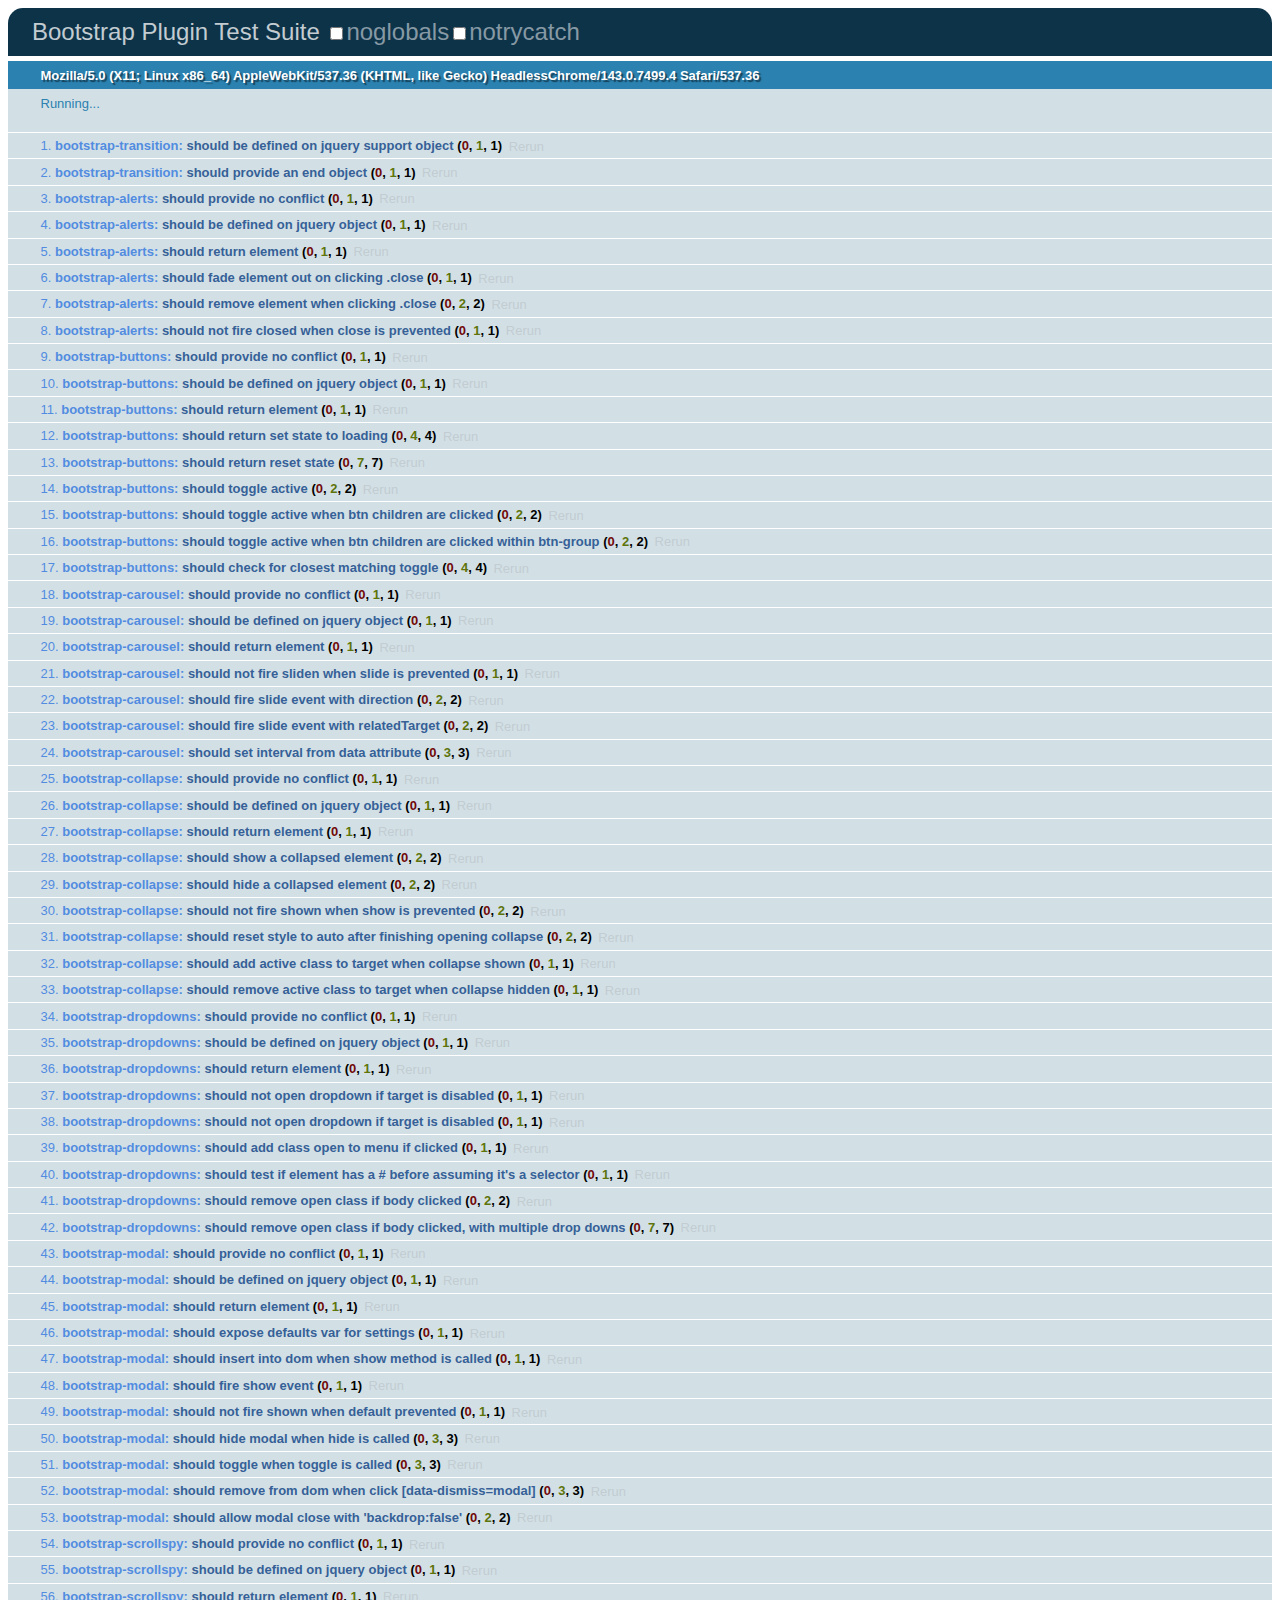
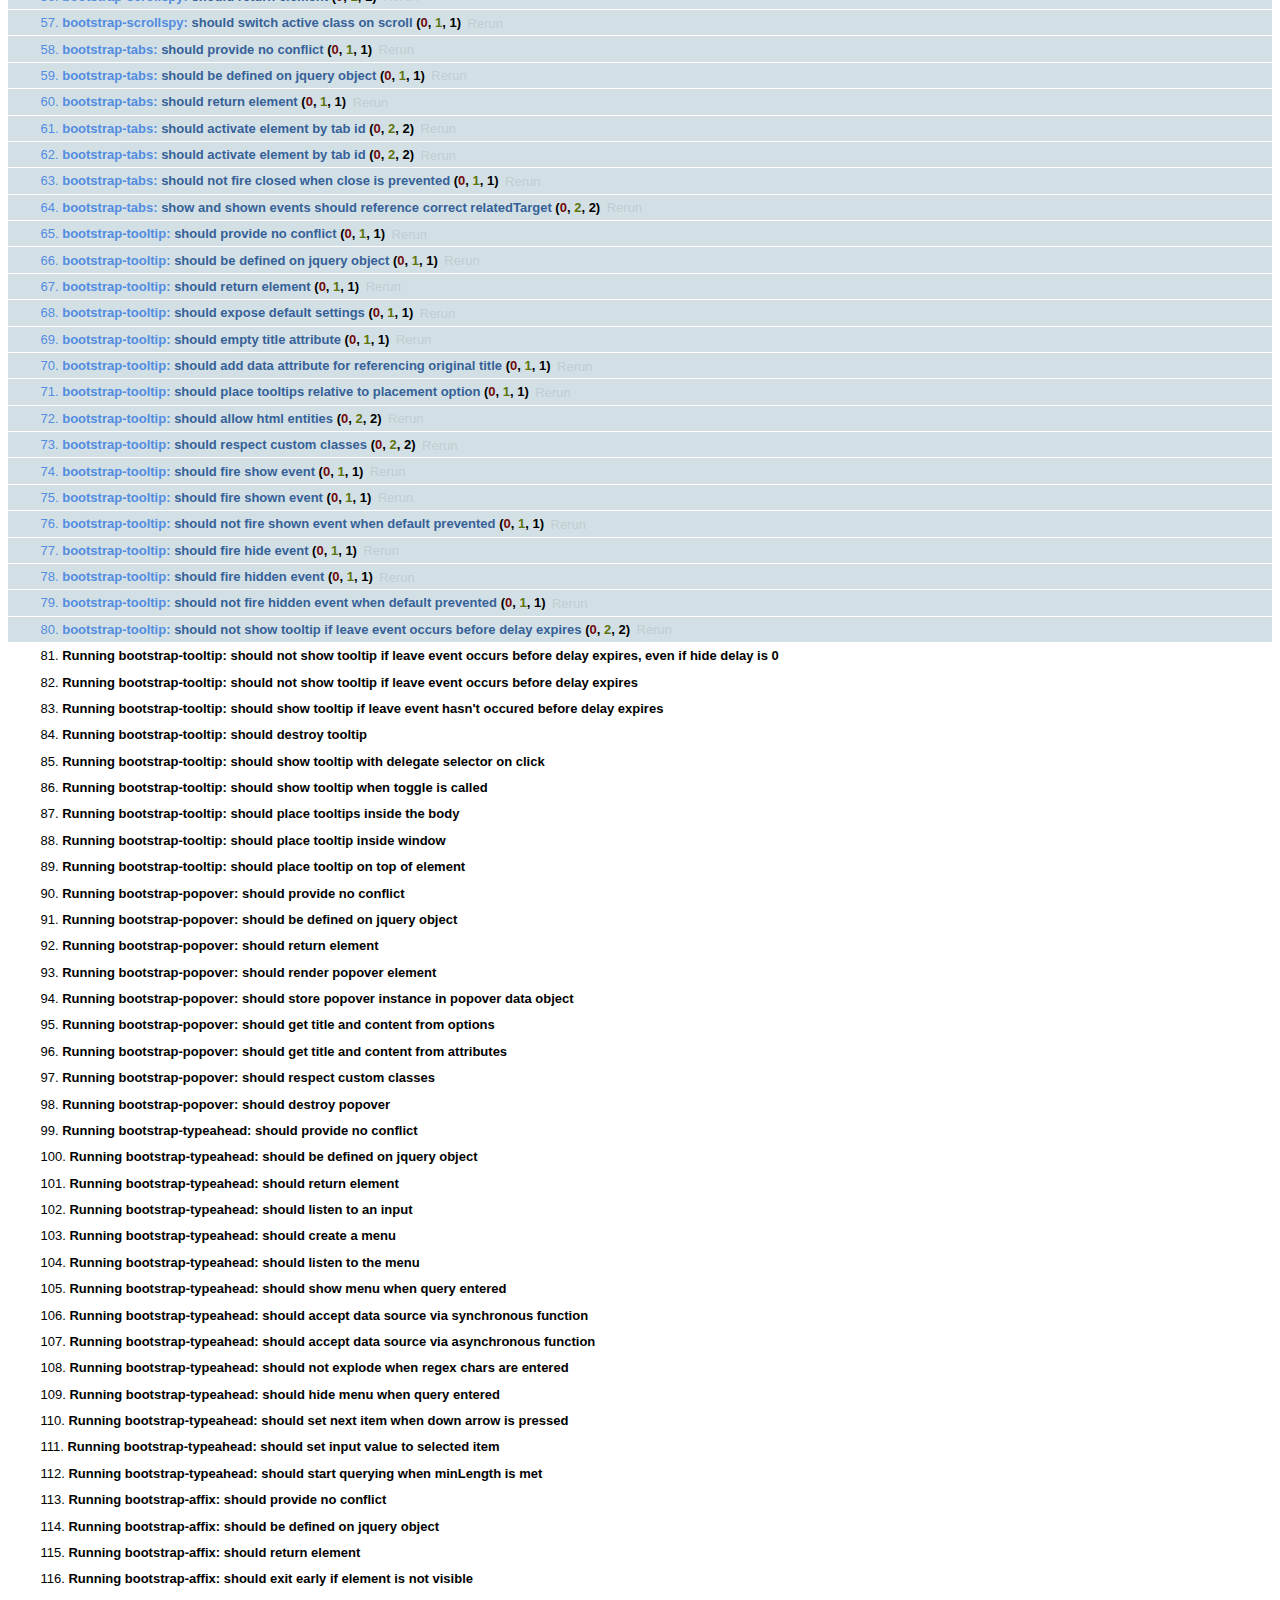
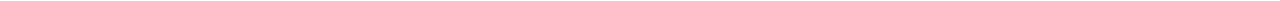
<file: bootstrap/js/tests/index.html>
<!DOCTYPE HTML>
<html>
<head>
  <title>Bootstrap Plugin Test Suite</title>

  <!-- jquery -->
  <!--<script src="http://code.jquery.com/jquery-1.7.min.js"></script>-->
  <script src="vendor/jquery.js"></script>

  <!-- qunit -->
  <link rel="stylesheet" href="vendor/qunit.css" type="text/css" media="screen" />
  <script src="vendor/qunit.js"></script>

  <!-- phantomjs logging script-->
  <script src="unit/bootstrap-phantom.js"></script>

  <!--  plugin sources -->
  <script src="../../js/bootstrap-transition.js"></script>
  <script src="../../js/bootstrap-alert.js"></script>
  <script src="../../js/bootstrap-button.js"></script>
  <script src="../../js/bootstrap-carousel.js"></script>
  <script src="../../js/bootstrap-collapse.js"></script>
  <script src="../../js/bootstrap-dropdown.js"></script>
  <script src="../../js/bootstrap-modal.js"></script>
  <script src="../../js/bootstrap-scrollspy.js"></script>
  <script src="../../js/bootstrap-tab.js"></script>
  <script src="../../js/bootstrap-tooltip.js"></script>
  <script src="../../js/bootstrap-popover.js"></script>
  <script src="../../js/bootstrap-typeahead.js"></script>
  <script src="../../js/bootstrap-affix.js"></script>

  <!-- unit tests -->
  <script src="unit/bootstrap-transition.js"></script>
  <script src="unit/bootstrap-alert.js"></script>
  <script src="unit/bootstrap-button.js"></script>
  <script src="unit/bootstrap-carousel.js"></script>
  <script src="unit/bootstrap-collapse.js"></script>
  <script src="unit/bootstrap-dropdown.js"></script>
  <script src="unit/bootstrap-modal.js"></script>
  <script src="unit/bootstrap-scrollspy.js"></script>
  <script src="unit/bootstrap-tab.js"></script>
  <script src="unit/bootstrap-tooltip.js"></script>
  <script src="unit/bootstrap-popover.js"></script>
  <script src="unit/bootstrap-typeahead.js"></script>
  <script src="unit/bootstrap-affix.js"></script>
</head>
<body>
  <div>
    <h1 id="qunit-header">Bootstrap Plugin Test Suite</h1>
    <h2 id="qunit-banner"></h2>
    <h2 id="qunit-userAgent"></h2>
    <ol id="qunit-tests"></ol>
    <div id="qunit-fixture"></div>
  </div>
</body>
</html>
</file>
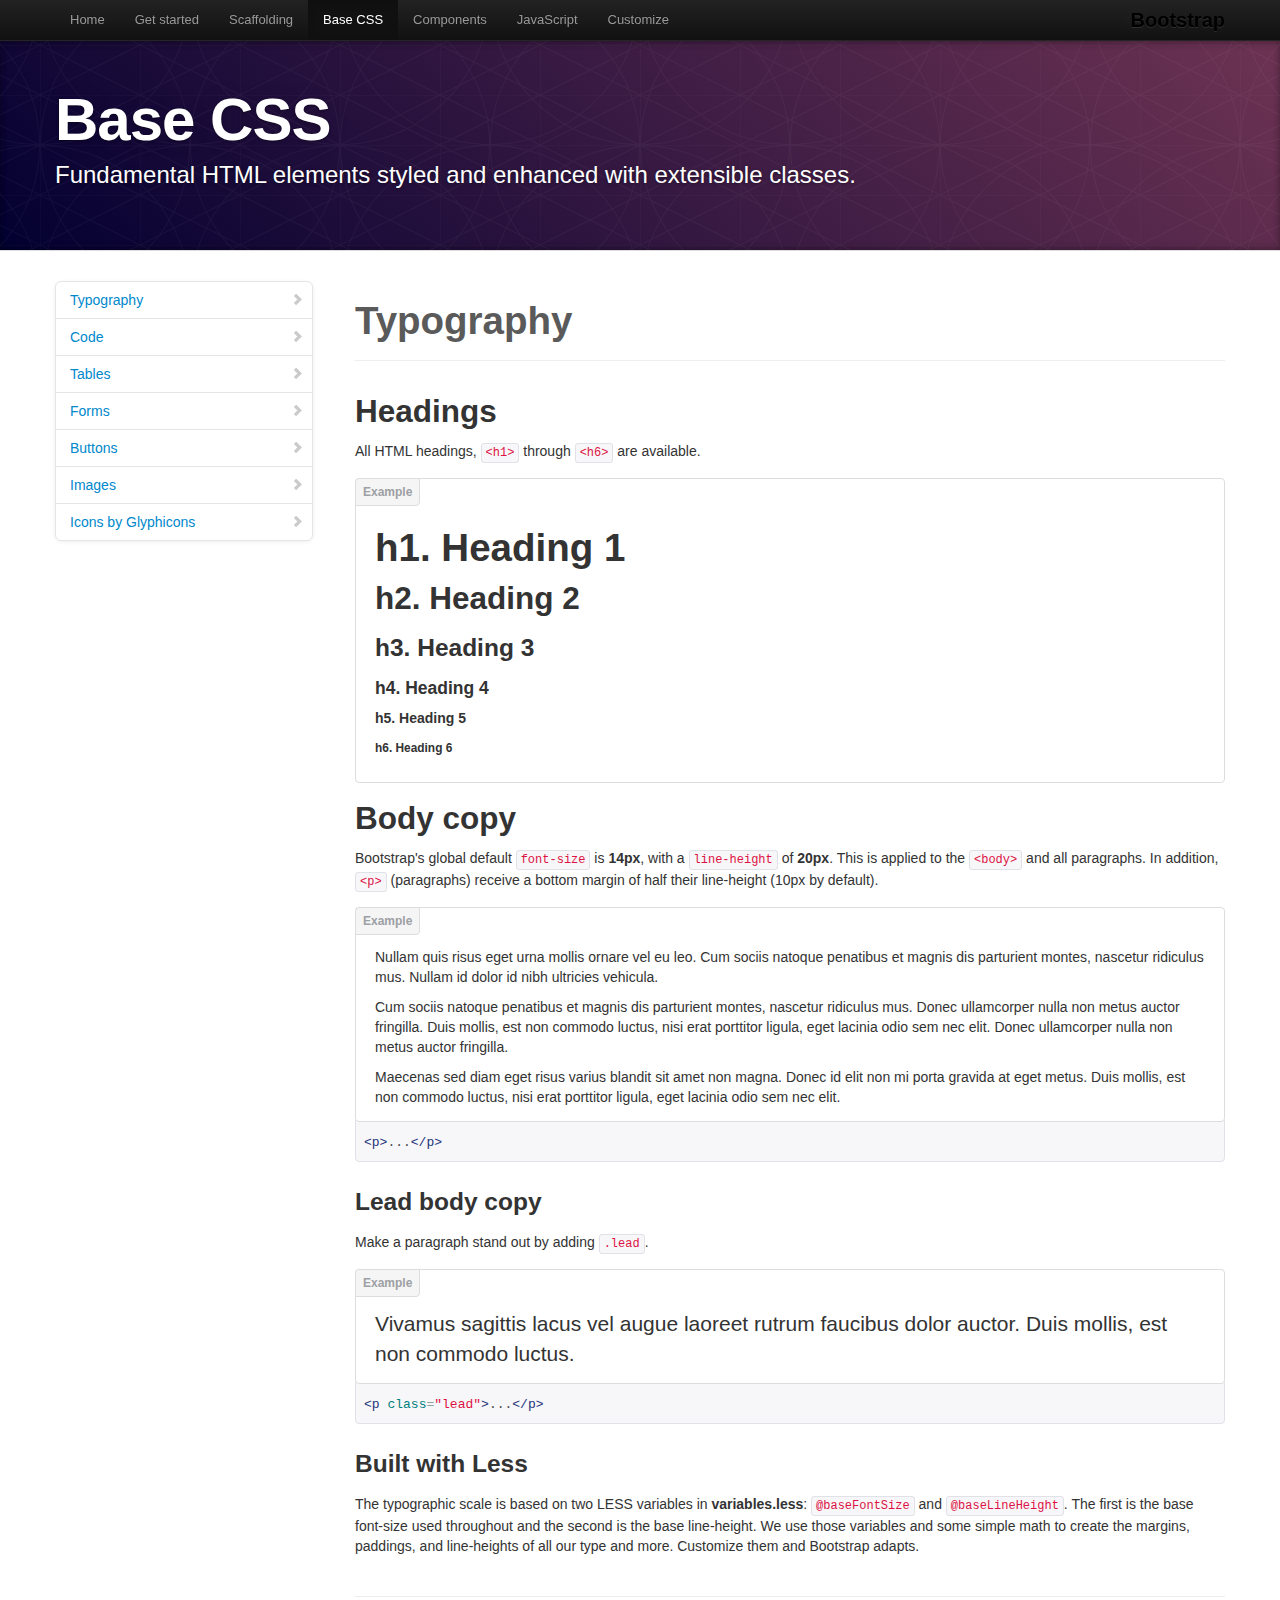
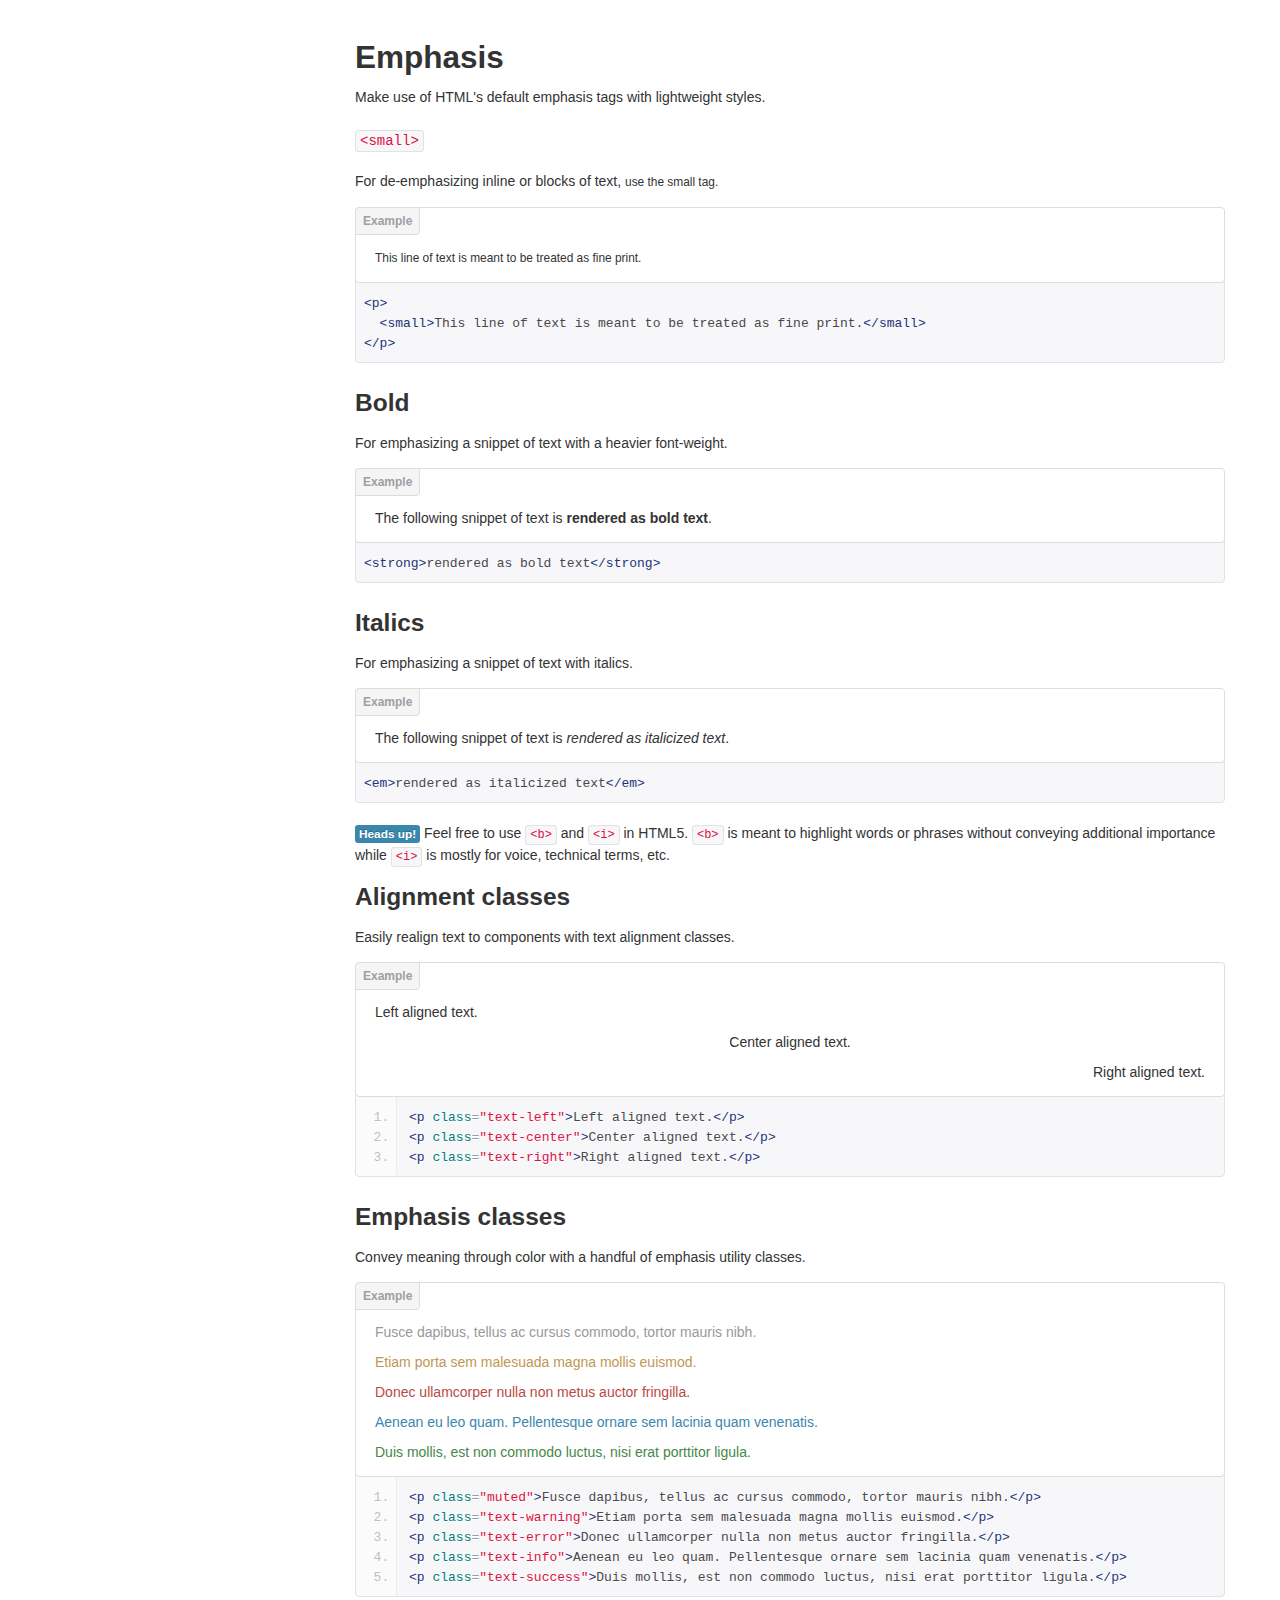
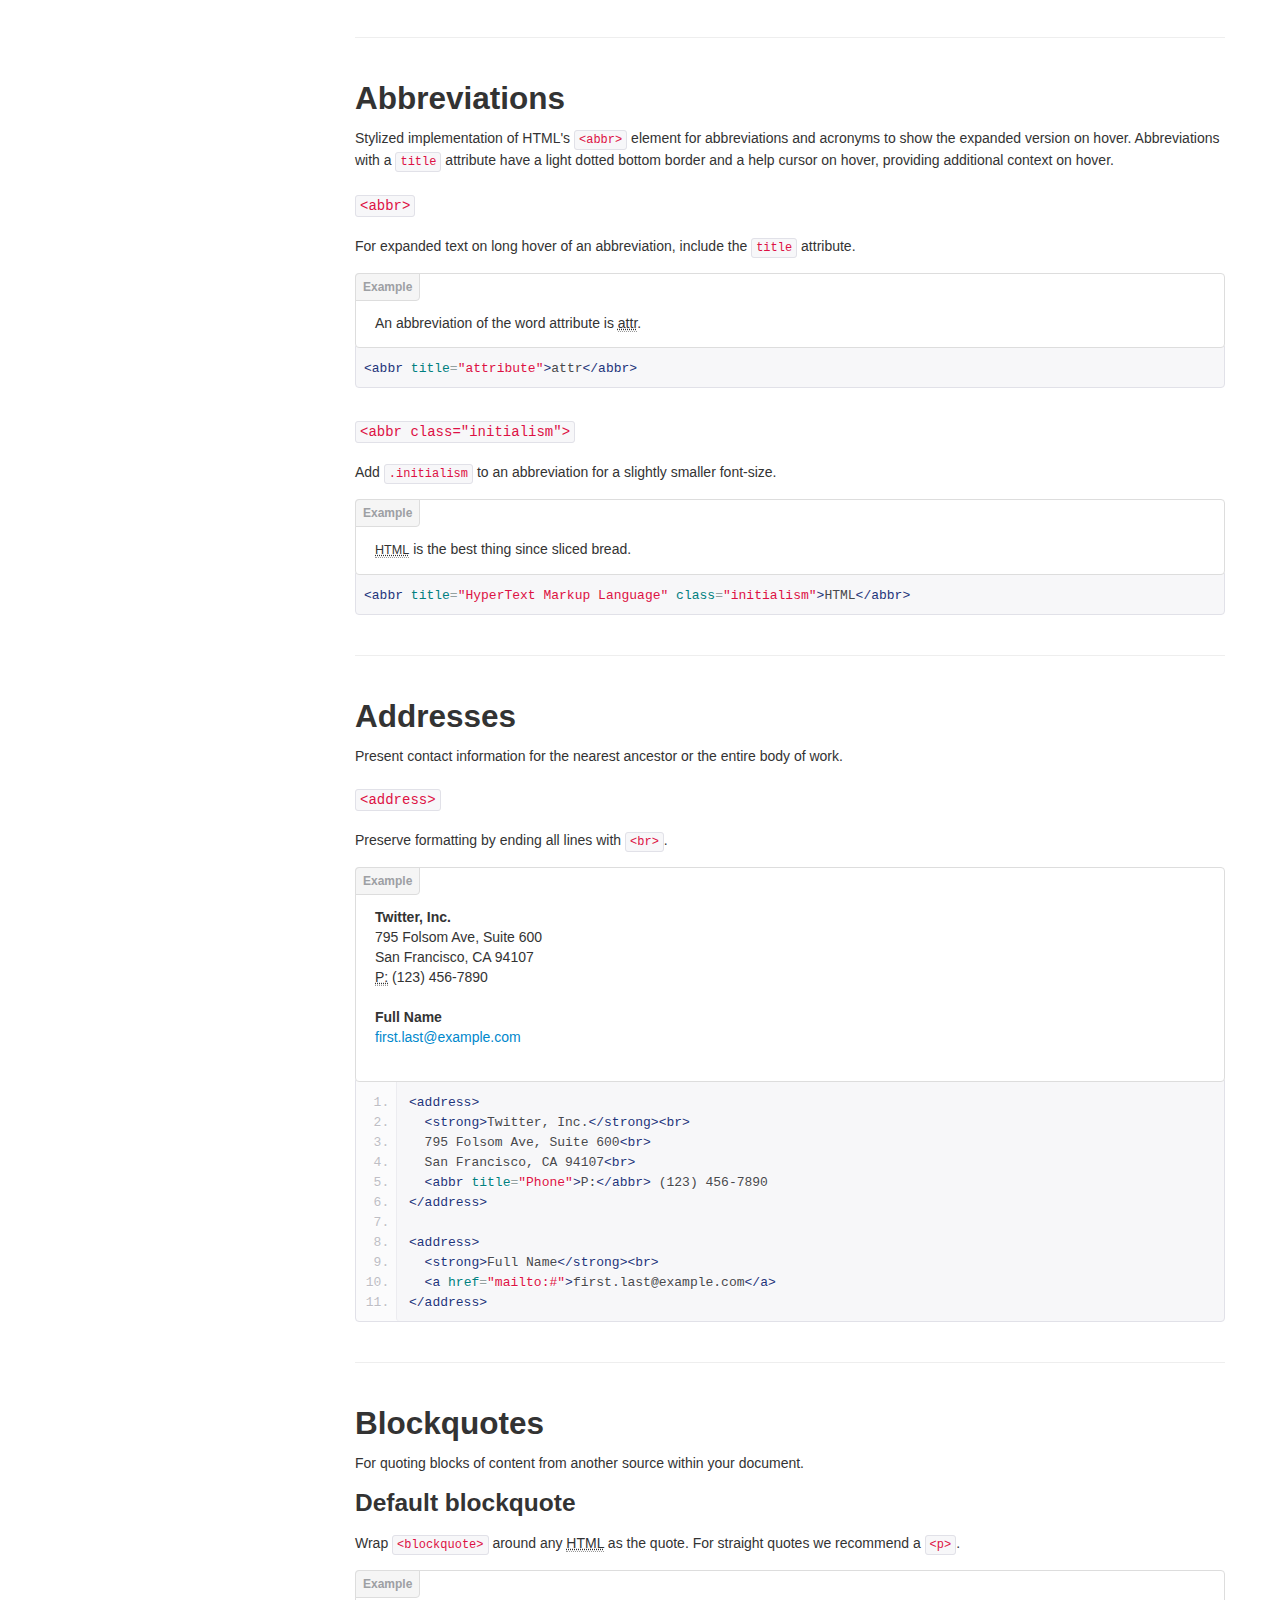
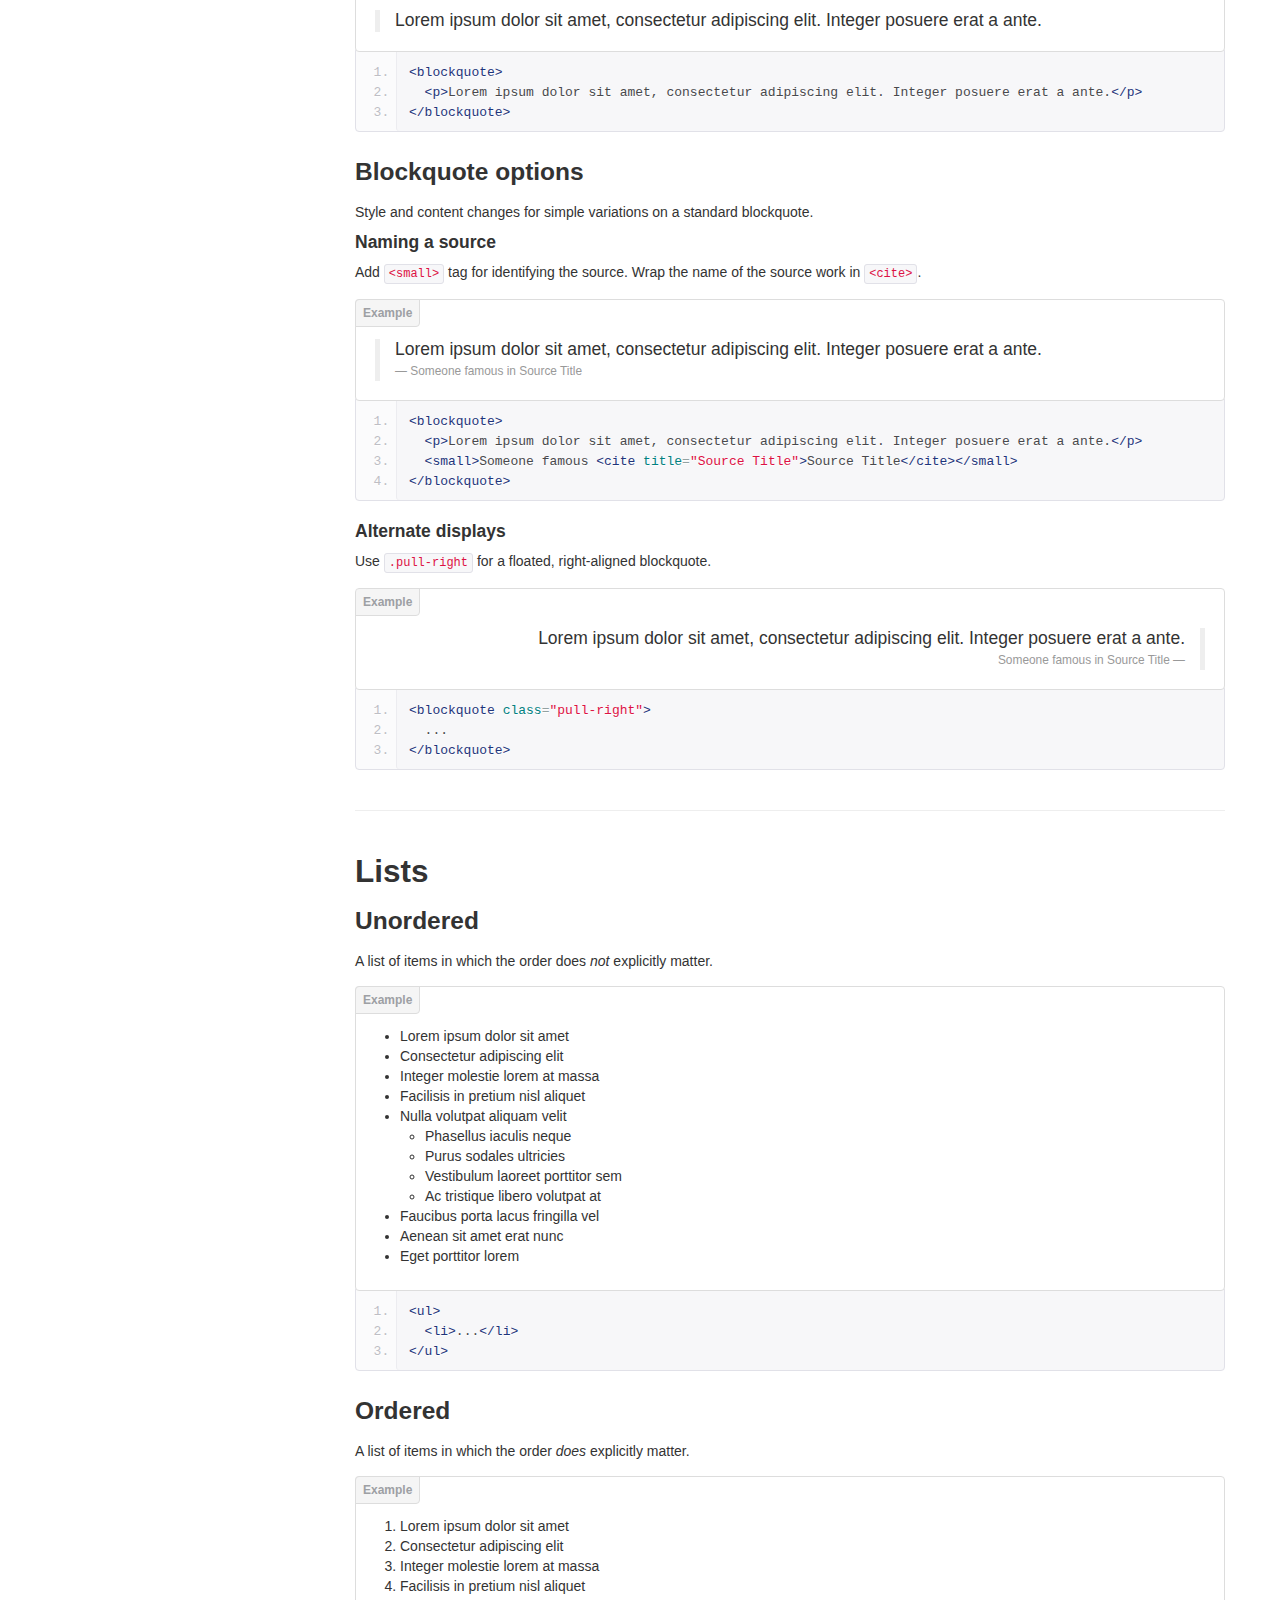
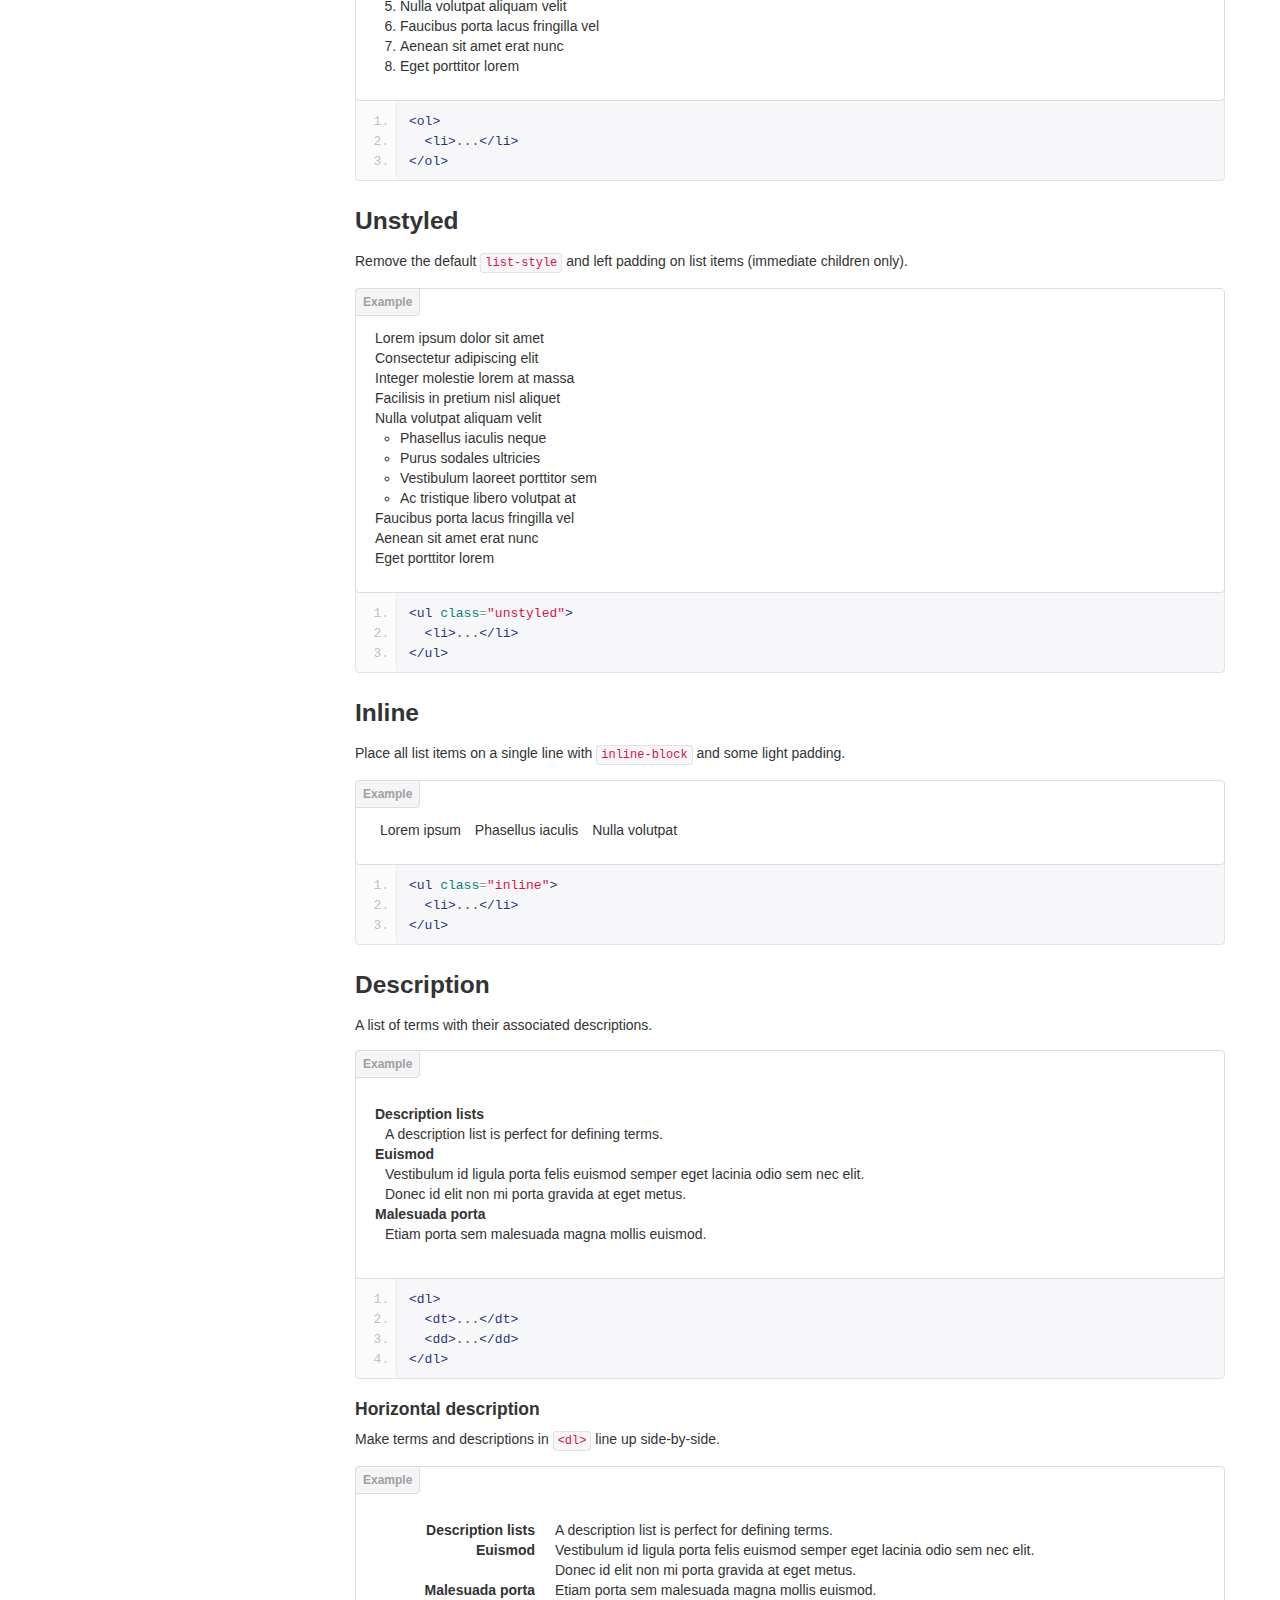
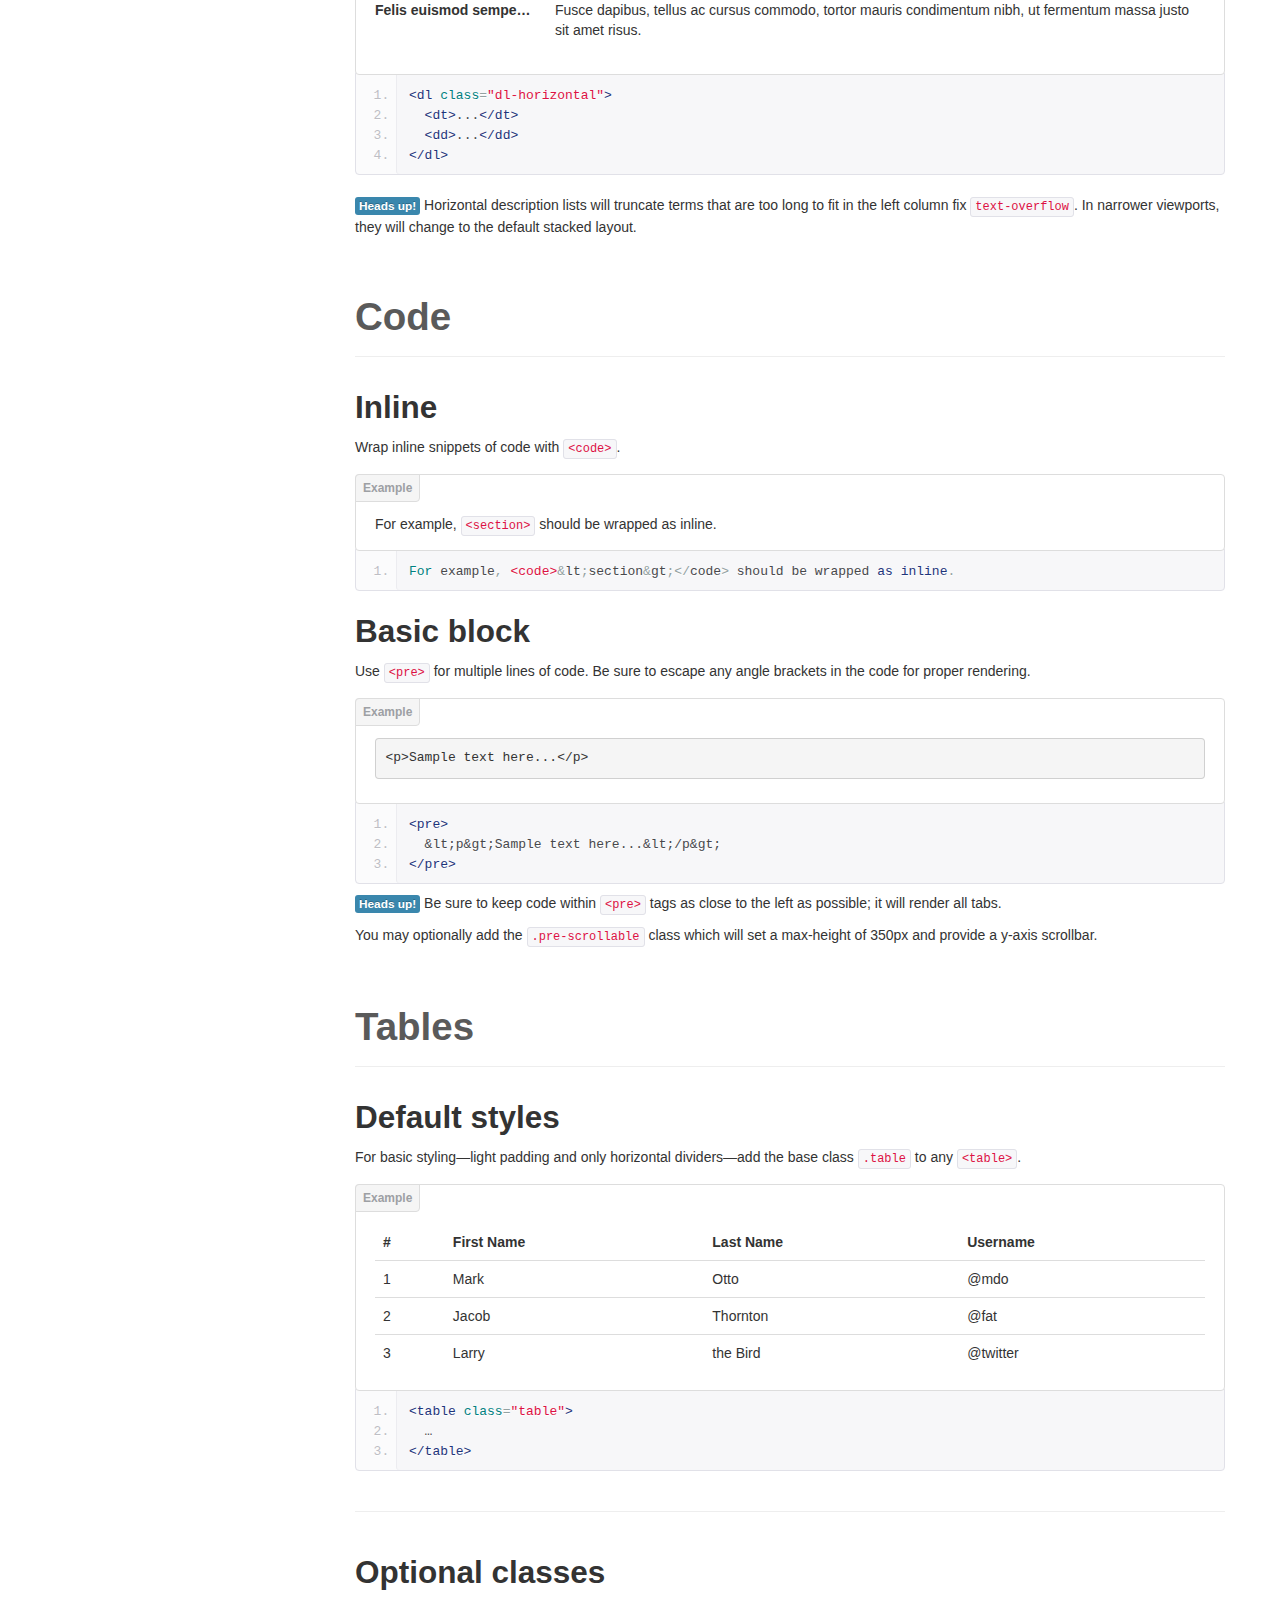
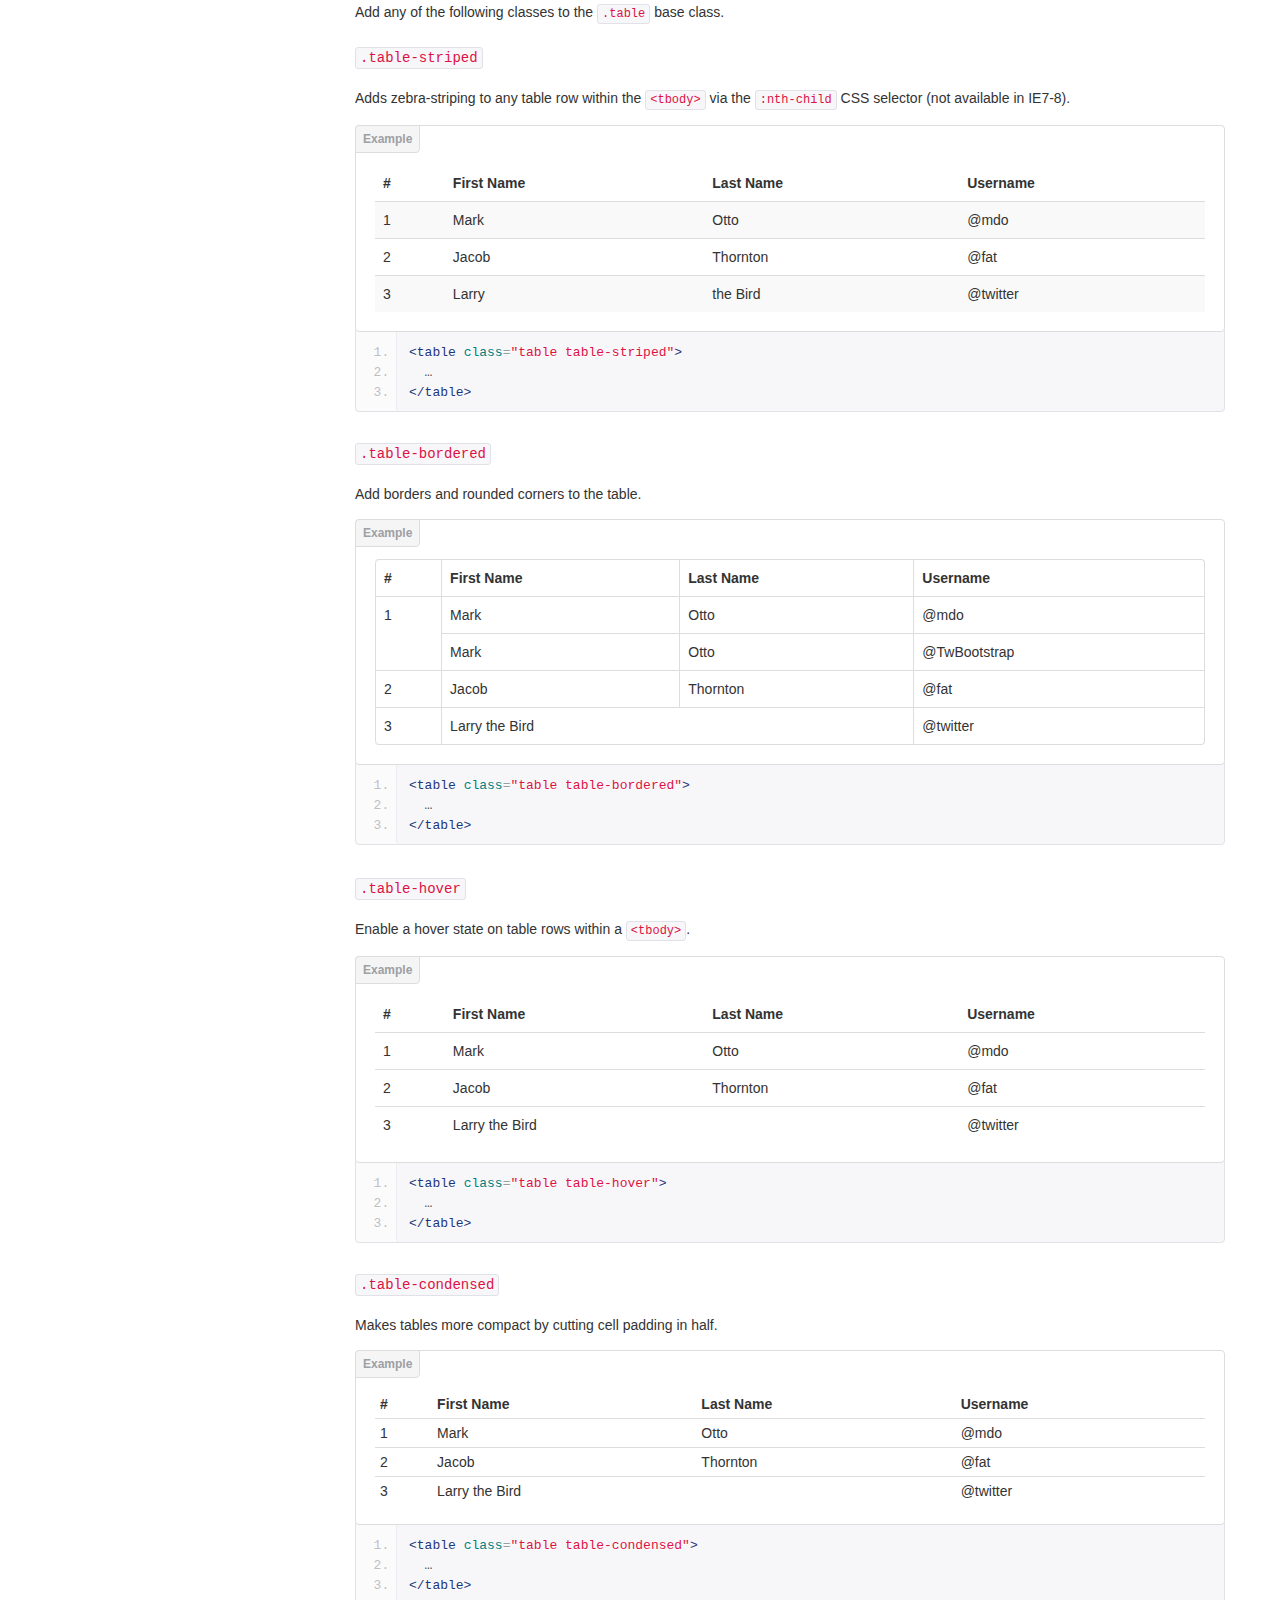
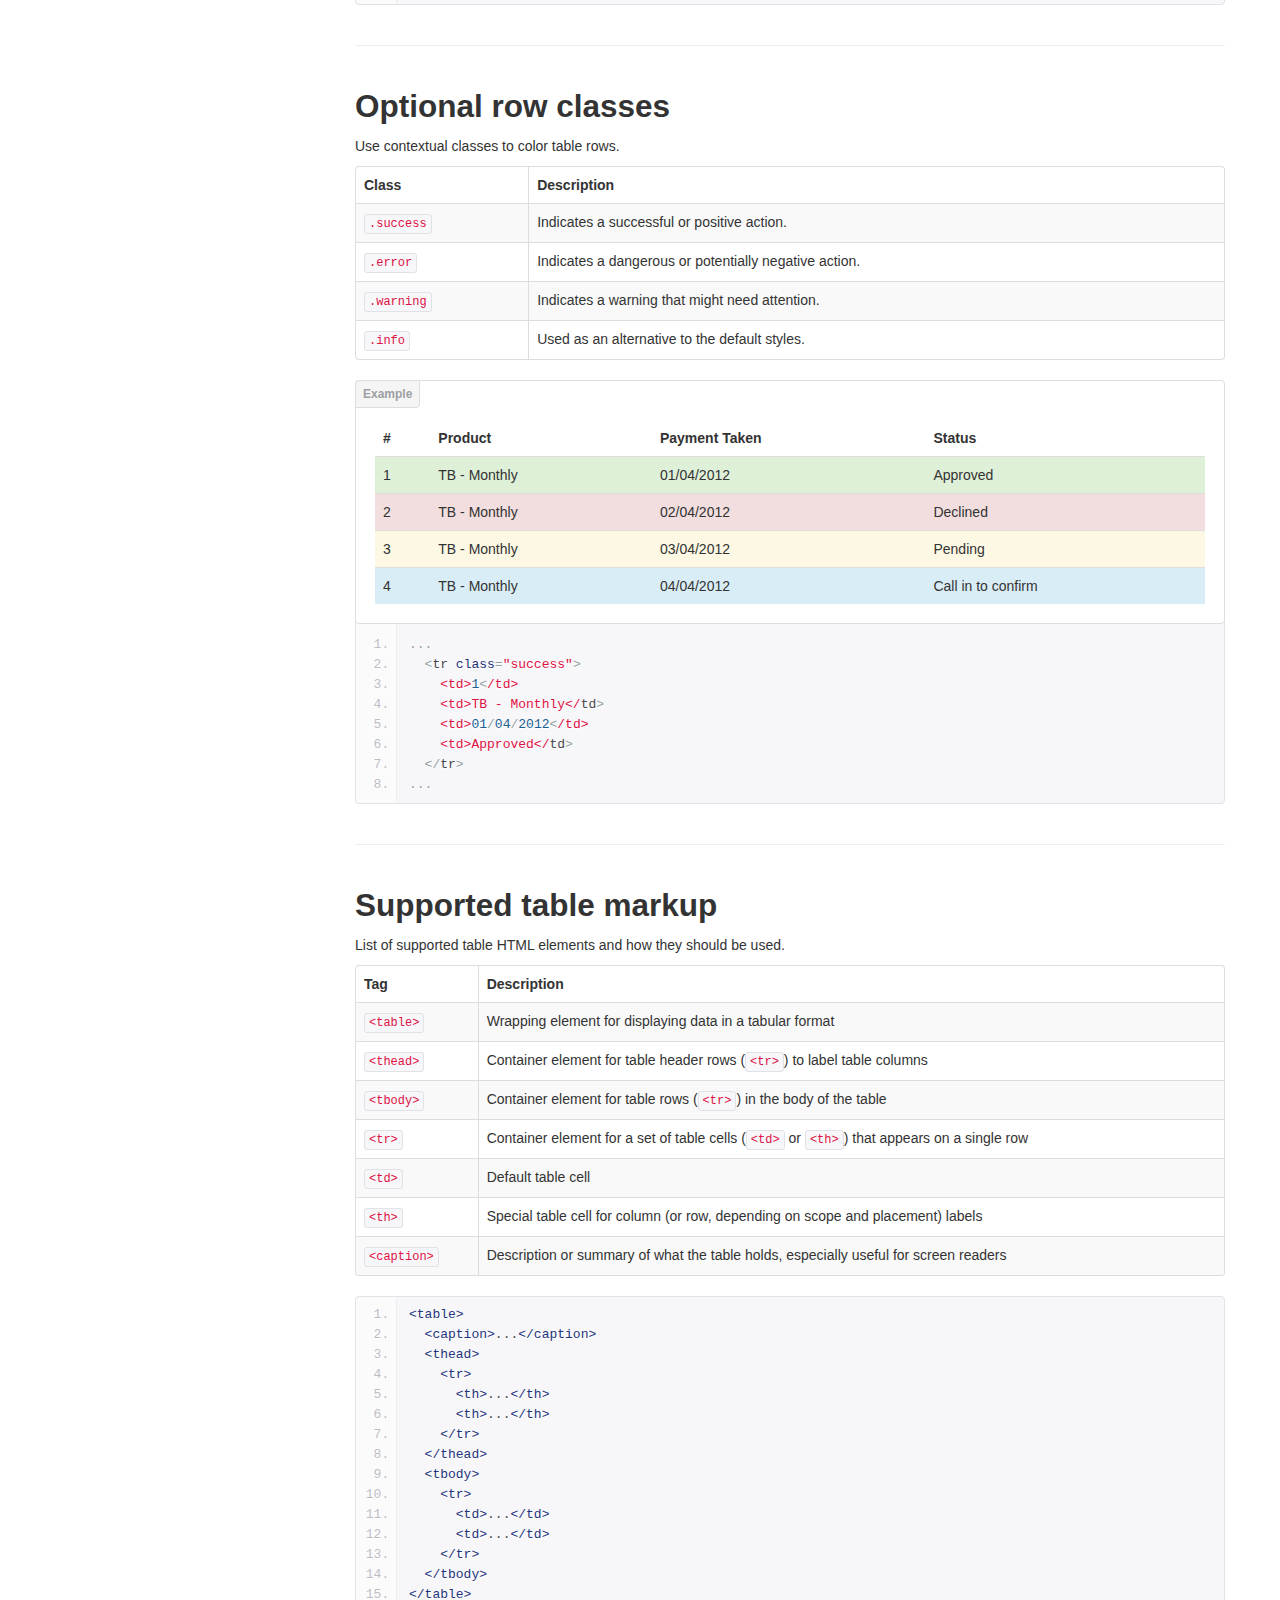
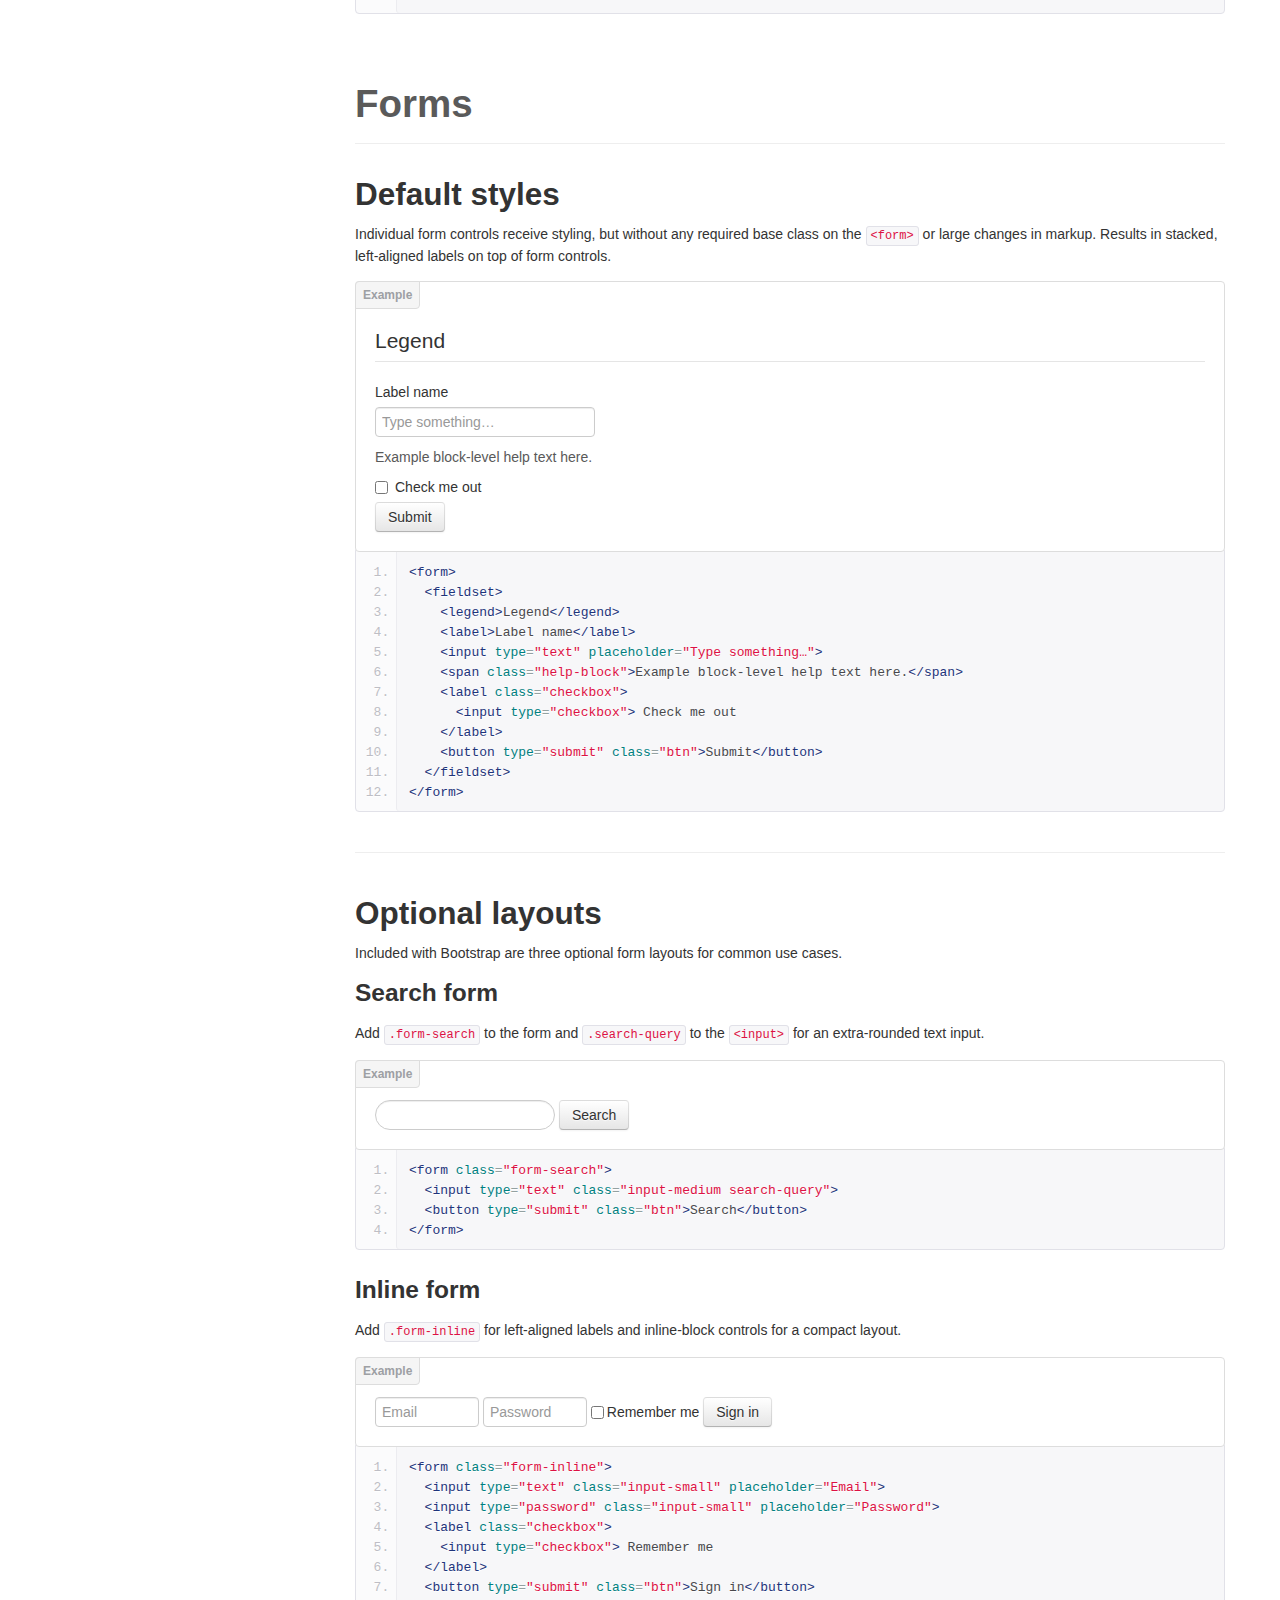
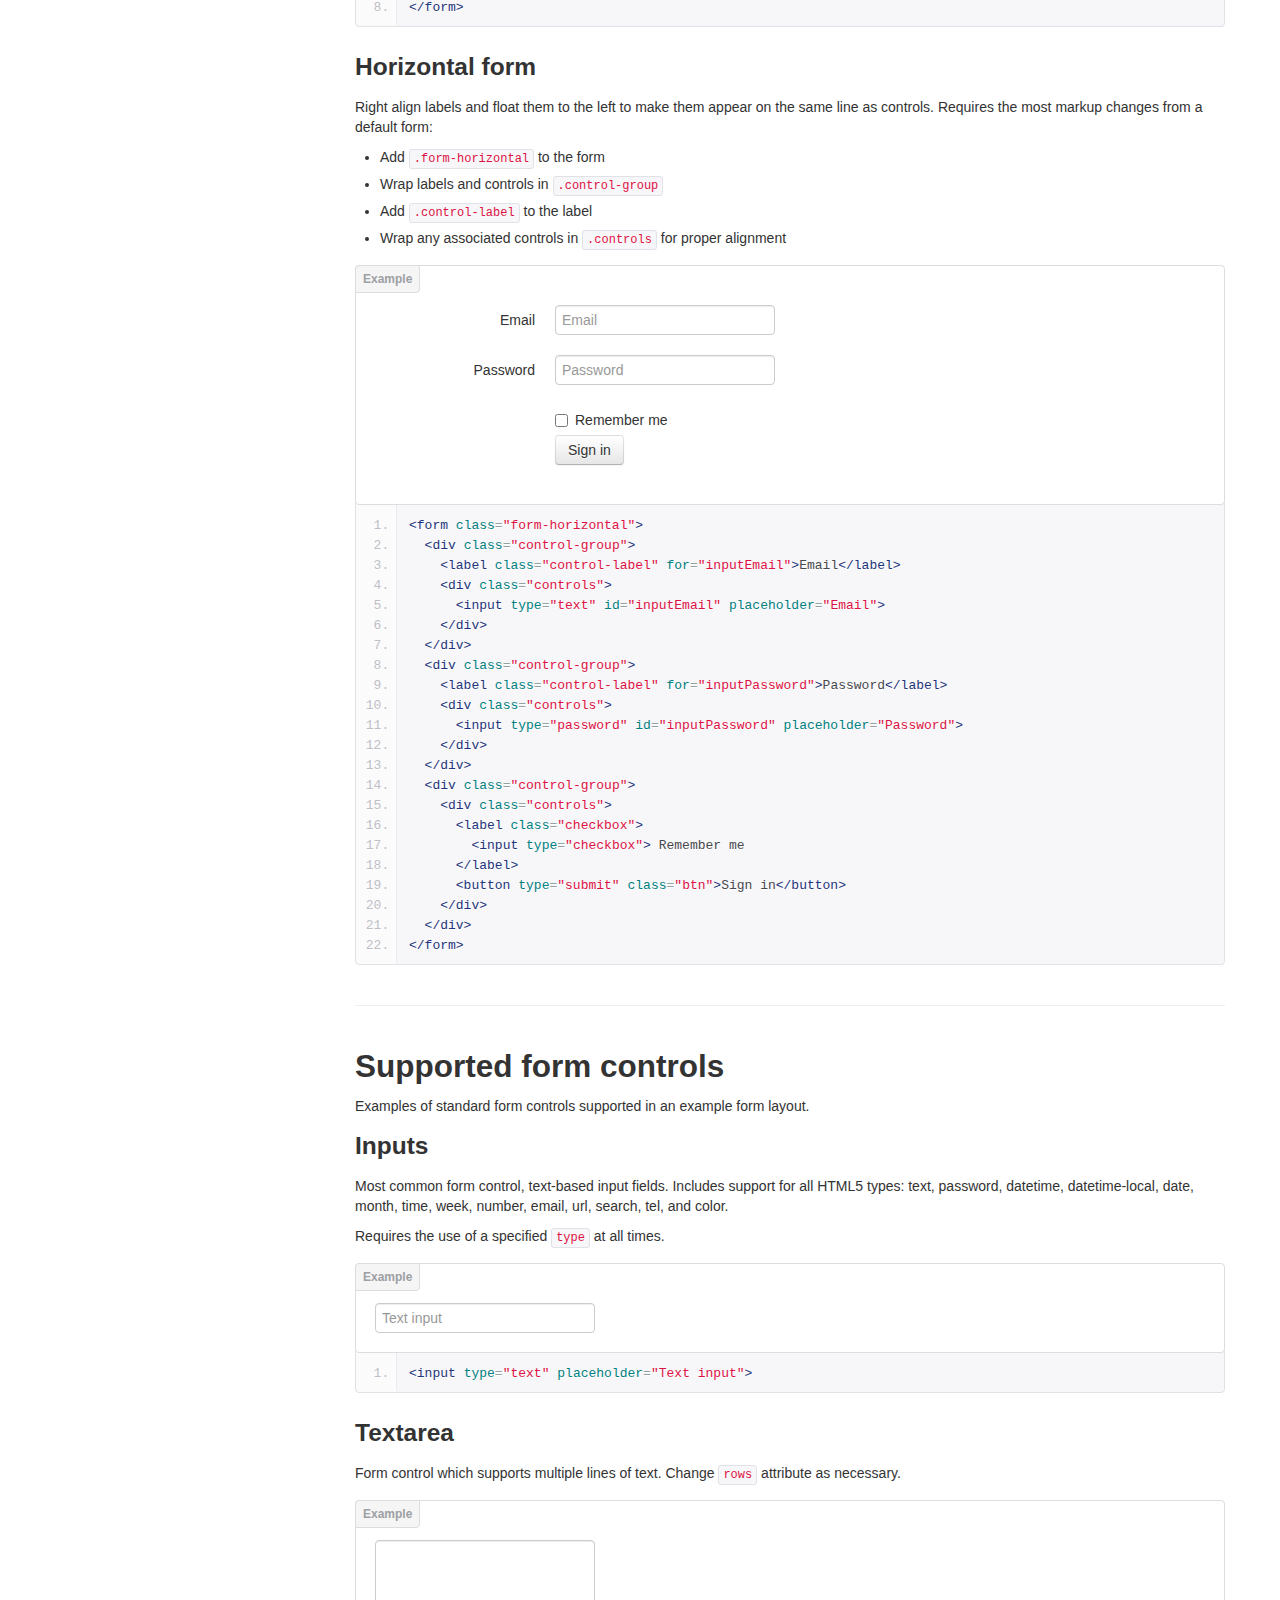
<file: bootstrap/docs/base-css.html>
<!DOCTYPE html>
<html lang="en">
  <head>
    <meta charset="utf-8">
    <title>Base · Bootstrap</title>
    <meta name="viewport" content="width=device-width, initial-scale=1.0">
    <meta name="description" content="">
    <meta name="author" content="">

    <!-- Le styles -->
    <link href="assets/css/bootstrap.css" rel="stylesheet">
    <link href="assets/css/bootstrap-responsive.css" rel="stylesheet">
    <link href="assets/css/docs.css" rel="stylesheet">
    <link href="assets/js/google-code-prettify/prettify.css" rel="stylesheet">

    <!-- Le HTML5 shim, for IE6-8 support of HTML5 elements -->
    <!--[if lt IE 9]>
      <script src="assets/js/html5shiv.js"></script>
    <![endif]-->

    <!-- Le fav and touch icons -->
    <link rel="apple-touch-icon-precomposed" sizes="144x144" href="assets/ico/apple-touch-icon-144-precomposed.png">
    <link rel="apple-touch-icon-precomposed" sizes="114x114" href="assets/ico/apple-touch-icon-114-precomposed.png">
      <link rel="apple-touch-icon-precomposed" sizes="72x72" href="assets/ico/apple-touch-icon-72-precomposed.png">
                    <link rel="apple-touch-icon-precomposed" href="assets/ico/apple-touch-icon-57-precomposed.png">
                                   <link rel="shortcut icon" href="assets/ico/favicon.png">

    <script type="text/javascript">
      var _gaq = _gaq || [];
      _gaq.push(['_setAccount', 'UA-146052-10']);
      _gaq.push(['_trackPageview']);
      (function() {
        var ga = document.createElement('script'); ga.type = 'text/javascript'; ga.async = true;
        ga.src = ('https:' == document.location.protocol ? 'https://ssl' : 'http://www') + '.google-analytics.com/ga.js';
        var s = document.getElementsByTagName('script')[0]; s.parentNode.insertBefore(ga, s);
      })();
    </script>
  </head>

  <body data-spy="scroll" data-target=".bs-docs-sidebar">

    <!-- Navbar
    ================================================== -->
    <div class="navbar navbar-inverse navbar-fixed-top">
      <div class="navbar-inner">
        <div class="container">
          <button type="button" class="btn btn-navbar" data-toggle="collapse" data-target=".nav-collapse">
            <span class="icon-bar"></span>
            <span class="icon-bar"></span>
            <span class="icon-bar"></span>
          </button>
          <a class="brand" href="./index.html">Bootstrap</a>
          <div class="nav-collapse collapse">
            <ul class="nav">
              <li class="">
                <a href="./index.html">Home</a>
              </li>
              <li class="">
                <a href="./getting-started.html">Get started</a>
              </li>
              <li class="">
                <a href="./scaffolding.html">Scaffolding</a>
              </li>
              <li class="active">
                <a href="./base-css.html">Base CSS</a>
              </li>
              <li class="">
                <a href="./components.html">Components</a>
              </li>
              <li class="">
                <a href="./javascript.html">JavaScript</a>
              </li>
              <li class="">
                <a href="./customize.html">Customize</a>
              </li>
            </ul>
          </div>
        </div>
      </div>
    </div>

<!-- Subhead
================================================== -->
<header class="jumbotron subhead" id="overview">
  <div class="container">
    <h1>Base CSS</h1>
    <p class="lead">Fundamental HTML elements styled and enhanced with extensible classes.</p>
  </div>
</header>


  <div class="container">

    <!-- Docs nav
    ================================================== -->
    <div class="row">
      <div class="span3 bs-docs-sidebar">
        <ul class="nav nav-list bs-docs-sidenav">
          <li><a href="#typography"><i class="icon-chevron-right"></i> Typography</a></li>
          <li><a href="#code"><i class="icon-chevron-right"></i> Code</a></li>
          <li><a href="#tables"><i class="icon-chevron-right"></i> Tables</a></li>
          <li><a href="#forms"><i class="icon-chevron-right"></i> Forms</a></li>
          <li><a href="#buttons"><i class="icon-chevron-right"></i> Buttons</a></li>
          <li><a href="#images"><i class="icon-chevron-right"></i> Images</a></li>
          <li><a href="#icons"><i class="icon-chevron-right"></i> Icons by Glyphicons</a></li>
        </ul>
      </div>
      <div class="span9">



        <!-- Typography
        ================================================== -->
        <section id="typography">
          <div class="page-header">
            <h1>Typography</h1>
          </div>

          <h2 id="headings">Headings</h2>
          <p>All HTML headings, <code>&lt;h1&gt;</code> through <code>&lt;h6&gt;</code> are available.</p>
          <div class="bs-docs-example">
            <h1>h1. Heading 1</h1>
            <h2>h2. Heading 2</h2>
            <h3>h3. Heading 3</h3>
            <h4>h4. Heading 4</h4>
            <h5>h5. Heading 5</h5>
            <h6>h6. Heading 6</h6>
          </div>

          <h2 id="body-copy">Body copy</h2>
          <p>Bootstrap's global default <code>font-size</code> is <strong>14px</strong>, with a <code>line-height</code> of <strong>20px</strong>. This is applied to the <code>&lt;body&gt;</code> and all paragraphs. In addition, <code>&lt;p&gt;</code> (paragraphs) receive a bottom margin of half their line-height (10px by default).</p>
          <div class="bs-docs-example">
            <p>Nullam quis risus eget urna mollis ornare vel eu leo. Cum sociis natoque penatibus et magnis dis parturient montes, nascetur ridiculus mus. Nullam id dolor id nibh ultricies vehicula.</p>
            <p>Cum sociis natoque penatibus et magnis dis parturient montes, nascetur ridiculus mus. Donec ullamcorper nulla non metus auctor fringilla. Duis mollis, est non commodo luctus, nisi erat porttitor ligula, eget lacinia odio sem nec elit. Donec ullamcorper nulla non metus auctor fringilla.</p>
            <p>Maecenas sed diam eget risus varius blandit sit amet non magna. Donec id elit non mi porta gravida at eget metus. Duis mollis, est non commodo luctus, nisi erat porttitor ligula, eget lacinia odio sem nec elit.</p>
          </div>
          <pre class="prettyprint">&lt;p&gt;...&lt;/p&gt;</pre>

          <h3>Lead body copy</h3>
          <p>Make a paragraph stand out by adding <code>.lead</code>.</p>
          <div class="bs-docs-example">
            <p class="lead">Vivamus sagittis lacus vel augue laoreet rutrum faucibus dolor auctor. Duis mollis, est non commodo luctus.</p>
          </div>
          <pre class="prettyprint">&lt;p class="lead"&gt;...&lt;/p&gt;</pre>

          <h3>Built with Less</h3>
          <p>The typographic scale is based on two LESS variables in <strong>variables.less</strong>: <code>@baseFontSize</code> and <code>@baseLineHeight</code>. The first is the base font-size used throughout and the second is the base line-height. We use those variables and some simple math to create the margins, paddings, and line-heights of all our type and more. Customize them and Bootstrap adapts.</p>


          <hr class="bs-docs-separator">


          <h2 id="emphasis">Emphasis</h2>
          <p>Make use of HTML's default emphasis tags with lightweight styles.</p>

          <h3><code>&lt;small&gt;</code></h3>
          <p>For de-emphasizing inline or blocks of text, <small>use the small tag.</small></p>
          <div class="bs-docs-example">
            <p><small>This line of text is meant to be treated as fine print.</small></p>
          </div>
<pre class="prettyprint">
&lt;p&gt;
  &lt;small&gt;This line of text is meant to be treated as fine print.&lt;/small&gt;
&lt;/p&gt;
</pre>

          <h3>Bold</h3>
          <p>For emphasizing a snippet of text with a heavier font-weight.</p>
          <div class="bs-docs-example">
            <p>The following snippet of text is <strong>rendered as bold text</strong>.</p>
          </div>
          <pre class="prettyprint">&lt;strong&gt;rendered as bold text&lt;/strong&gt;</pre>

          <h3>Italics</h3>
          <p>For emphasizing a snippet of text with italics.</p>
          <div class="bs-docs-example">
            <p>The following snippet of text is <em>rendered as italicized text</em>.</p>
          </div>
          <pre class="prettyprint">&lt;em&gt;rendered as italicized text&lt;/em&gt;</pre>

          <p><span class="label label-info">Heads up!</span> Feel free to use <code>&lt;b&gt;</code> and <code>&lt;i&gt;</code> in HTML5. <code>&lt;b&gt;</code> is meant to highlight words or phrases without conveying additional importance while <code>&lt;i&gt;</code> is mostly for voice, technical terms, etc.</p>

          <h3>Alignment classes</h3>
          <p>Easily realign text to components with text alignment classes.</p>
          <div class="bs-docs-example">
            <p class="text-left">Left aligned text.</p>
            <p class="text-center">Center aligned text.</p>
            <p class="text-right">Right aligned text.</p>
          </div>
<pre class="prettyprint linenums">
&lt;p class="text-left"&gt;Left aligned text.&lt;/p&gt;
&lt;p class="text-center"&gt;Center aligned text.&lt;/p&gt;
&lt;p class="text-right"&gt;Right aligned text.&lt;/p&gt;
</pre>

          <h3>Emphasis classes</h3>
          <p>Convey meaning through color with a handful of emphasis utility classes.</p>
          <div class="bs-docs-example">
            <p class="muted">Fusce dapibus, tellus ac cursus commodo, tortor mauris nibh.</p>
            <p class="text-warning">Etiam porta sem malesuada magna mollis euismod.</p>
            <p class="text-error">Donec ullamcorper nulla non metus auctor fringilla.</p>
            <p class="text-info">Aenean eu leo quam. Pellentesque ornare sem lacinia quam venenatis.</p>
            <p class="text-success">Duis mollis, est non commodo luctus, nisi erat porttitor ligula.</p>
          </div>
<pre class="prettyprint linenums">
&lt;p class="muted"&gt;Fusce dapibus, tellus ac cursus commodo, tortor mauris nibh.&lt;/p&gt;
&lt;p class="text-warning"&gt;Etiam porta sem malesuada magna mollis euismod.&lt;/p&gt;
&lt;p class="text-error"&gt;Donec ullamcorper nulla non metus auctor fringilla.&lt;/p&gt;
&lt;p class="text-info"&gt;Aenean eu leo quam. Pellentesque ornare sem lacinia quam venenatis.&lt;/p&gt;
&lt;p class="text-success"&gt;Duis mollis, est non commodo luctus, nisi erat porttitor ligula.&lt;/p&gt;
</pre>


          <hr class="bs-docs-separator">


          <h2 id="abbreviations">Abbreviations</h2>
          <p>Stylized implementation of HTML's <code>&lt;abbr&gt;</code> element for abbreviations and acronyms to show the expanded version on hover. Abbreviations with a <code>title</code> attribute have a light dotted bottom border and a help cursor on hover, providing additional context on hover.</p>

          <h3><code>&lt;abbr&gt;</code></h3>
          <p>For expanded text on long hover of an abbreviation, include the <code>title</code> attribute.</p>
          <div class="bs-docs-example">
            <p>An abbreviation of the word attribute is <abbr title="attribute">attr</abbr>.</p>
          </div>
          <pre class="prettyprint">&lt;abbr title="attribute"&gt;attr&lt;/abbr&gt;</pre>

          <h3><code>&lt;abbr class="initialism"&gt;</code></h3>
          <p>Add <code>.initialism</code> to an abbreviation for a slightly smaller font-size.</p>
          <div class="bs-docs-example">
            <p><abbr title="HyperText Markup Language" class="initialism">HTML</abbr> is the best thing since sliced bread.</p>
          </div>
          <pre class="prettyprint">&lt;abbr title="HyperText Markup Language" class="initialism"&gt;HTML&lt;/abbr&gt;</pre>


          <hr class="bs-docs-separator">


          <h2 id="addresses">Addresses</h2>
          <p>Present contact information for the nearest ancestor or the entire body of work.</p>

          <h3><code>&lt;address&gt;</code></h3>
          <p>Preserve formatting by ending all lines with <code>&lt;br&gt;</code>.</p>
          <div class="bs-docs-example">
            <address>
              <strong>Twitter, Inc.</strong><br>
              795 Folsom Ave, Suite 600<br>
              San Francisco, CA 94107<br>
              <abbr title="Phone">P:</abbr> (123) 456-7890
            </address>
            <address>
              <strong>Full Name</strong><br>
              <a href="mailto:#">first.last@example.com</a>
            </address>
          </div>
<pre class="prettyprint linenums">
&lt;address&gt;
  &lt;strong&gt;Twitter, Inc.&lt;/strong&gt;&lt;br&gt;
  795 Folsom Ave, Suite 600&lt;br&gt;
  San Francisco, CA 94107&lt;br&gt;
  &lt;abbr title="Phone"&gt;P:&lt;/abbr&gt; (123) 456-7890
&lt;/address&gt;

&lt;address&gt;
  &lt;strong&gt;Full Name&lt;/strong&gt;&lt;br&gt;
  &lt;a href="mailto:#"&gt;first.last@example.com&lt;/a&gt;
&lt;/address&gt;
</pre>


          <hr class="bs-docs-separator">


          <h2 id="blockquotes">Blockquotes</h2>
          <p>For quoting blocks of content from another source within your document.</p>

          <h3>Default blockquote</h3>
          <p>Wrap <code>&lt;blockquote&gt;</code> around any <abbr title="HyperText Markup Language">HTML</abbr> as the quote. For straight quotes we recommend a <code>&lt;p&gt;</code>.</p>
          <div class="bs-docs-example">
            <blockquote>
              <p>Lorem ipsum dolor sit amet, consectetur adipiscing elit. Integer posuere erat a ante.</p>
            </blockquote>
          </div>
<pre class="prettyprint linenums">
&lt;blockquote&gt;
  &lt;p&gt;Lorem ipsum dolor sit amet, consectetur adipiscing elit. Integer posuere erat a ante.&lt;/p&gt;
&lt;/blockquote&gt;
</pre>

          <h3>Blockquote options</h3>
          <p>Style and content changes for simple variations on a standard blockquote.</p>

          <h4>Naming a source</h4>
          <p>Add <code>&lt;small&gt;</code> tag for identifying the source. Wrap the name of the source work in <code>&lt;cite&gt;</code>.</p>
          <div class="bs-docs-example">
            <blockquote>
              <p>Lorem ipsum dolor sit amet, consectetur adipiscing elit. Integer posuere erat a ante.</p>
              <small>Someone famous in <cite title="Source Title">Source Title</cite></small>
            </blockquote>
          </div>
<pre class="prettyprint linenums">
&lt;blockquote&gt;
  &lt;p&gt;Lorem ipsum dolor sit amet, consectetur adipiscing elit. Integer posuere erat a ante.&lt;/p&gt;
  &lt;small&gt;Someone famous &lt;cite title="Source Title"&gt;Source Title&lt;/cite&gt;&lt;/small&gt;
&lt;/blockquote&gt;
</pre>

          <h4>Alternate displays</h4>
          <p>Use <code>.pull-right</code> for a floated, right-aligned blockquote.</p>
          <div class="bs-docs-example" style="overflow: hidden;">
            <blockquote class="pull-right">
              <p>Lorem ipsum dolor sit amet, consectetur adipiscing elit. Integer posuere erat a ante.</p>
              <small>Someone famous in <cite title="Source Title">Source Title</cite></small>
            </blockquote>
          </div>
<pre class="prettyprint linenums">
&lt;blockquote class="pull-right"&gt;
  ...
&lt;/blockquote&gt;
</pre>


          <hr class="bs-docs-separator">


          <!-- Lists -->
          <h2 id="lists">Lists</h2>

          <h3>Unordered</h3>
          <p>A list of items in which the order does <em>not</em> explicitly matter.</p>
          <div class="bs-docs-example">
            <ul>
              <li>Lorem ipsum dolor sit amet</li>
              <li>Consectetur adipiscing elit</li>
              <li>Integer molestie lorem at massa</li>
              <li>Facilisis in pretium nisl aliquet</li>
              <li>Nulla volutpat aliquam velit
                <ul>
                  <li>Phasellus iaculis neque</li>
                  <li>Purus sodales ultricies</li>
                  <li>Vestibulum laoreet porttitor sem</li>
                  <li>Ac tristique libero volutpat at</li>
                </ul>
              </li>
              <li>Faucibus porta lacus fringilla vel</li>
              <li>Aenean sit amet erat nunc</li>
              <li>Eget porttitor lorem</li>
            </ul>
          </div>
<pre class="prettyprint linenums">
&lt;ul&gt;
  &lt;li&gt;...&lt;/li&gt;
&lt;/ul&gt;
</pre>

          <h3>Ordered</h3>
          <p>A list of items in which the order <em>does</em> explicitly matter.</p>
          <div class="bs-docs-example">
            <ol>
              <li>Lorem ipsum dolor sit amet</li>
              <li>Consectetur adipiscing elit</li>
              <li>Integer molestie lorem at massa</li>
              <li>Facilisis in pretium nisl aliquet</li>
              <li>Nulla volutpat aliquam velit</li>
              <li>Faucibus porta lacus fringilla vel</li>
              <li>Aenean sit amet erat nunc</li>
              <li>Eget porttitor lorem</li>
            </ol>
          </div>
<pre class="prettyprint linenums">
&lt;ol&gt;
  &lt;li&gt;...&lt;/li&gt;
&lt;/ol&gt;
</pre>

        <h3>Unstyled</h3>
        <p>Remove the default <code>list-style</code> and left padding on list items (immediate children only).</p>
        <div class="bs-docs-example">
          <ul class="unstyled">
            <li>Lorem ipsum dolor sit amet</li>
            <li>Consectetur adipiscing elit</li>
            <li>Integer molestie lorem at massa</li>
            <li>Facilisis in pretium nisl aliquet</li>
            <li>Nulla volutpat aliquam velit
              <ul>
                <li>Phasellus iaculis neque</li>
                <li>Purus sodales ultricies</li>
                <li>Vestibulum laoreet porttitor sem</li>
                <li>Ac tristique libero volutpat at</li>
              </ul>
            </li>
            <li>Faucibus porta lacus fringilla vel</li>
            <li>Aenean sit amet erat nunc</li>
            <li>Eget porttitor lorem</li>
          </ul>
        </div>
<pre class="prettyprint linenums">
&lt;ul class="unstyled"&gt;
  &lt;li&gt;...&lt;/li&gt;
&lt;/ul&gt;
</pre>

        <h3>Inline</h3>
        <p>Place all list items on a single line with <code>inline-block</code> and some light padding.</p>
        <div class="bs-docs-example">
          <ul class="inline">
            <li>Lorem ipsum</li>
            <li>Phasellus iaculis</li>
            <li>Nulla volutpat</li>
          </ul>
        </div>
<pre class="prettyprint linenums">
&lt;ul class="inline"&gt;
  &lt;li&gt;...&lt;/li&gt;
&lt;/ul&gt;
</pre>

        <h3>Description</h3>
        <p>A list of terms with their associated descriptions.</p>
        <div class="bs-docs-example">
          <dl>
            <dt>Description lists</dt>
            <dd>A description list is perfect for defining terms.</dd>
            <dt>Euismod</dt>
            <dd>Vestibulum id ligula porta felis euismod semper eget lacinia odio sem nec elit.</dd>
            <dd>Donec id elit non mi porta gravida at eget metus.</dd>
            <dt>Malesuada porta</dt>
            <dd>Etiam porta sem malesuada magna mollis euismod.</dd>
          </dl>
        </div>
<pre class="prettyprint linenums">
&lt;dl&gt;
  &lt;dt&gt;...&lt;/dt&gt;
  &lt;dd&gt;...&lt;/dd&gt;
&lt;/dl&gt;
</pre>

        <h4>Horizontal description</h4>
        <p>Make terms and descriptions in <code>&lt;dl&gt;</code> line up side-by-side.</p>
        <div class="bs-docs-example">
          <dl class="dl-horizontal">
            <dt>Description lists</dt>
            <dd>A description list is perfect for defining terms.</dd>
            <dt>Euismod</dt>
            <dd>Vestibulum id ligula porta felis euismod semper eget lacinia odio sem nec elit.</dd>
            <dd>Donec id elit non mi porta gravida at eget metus.</dd>
            <dt>Malesuada porta</dt>
            <dd>Etiam porta sem malesuada magna mollis euismod.</dd>
            <dt>Felis euismod semper eget lacinia</dt>
            <dd>Fusce dapibus, tellus ac cursus commodo, tortor mauris condimentum nibh, ut fermentum massa justo sit amet risus.</dd>
          </dl>
        </div>
<pre class="prettyprint linenums">
&lt;dl class="dl-horizontal"&gt;
  &lt;dt&gt;...&lt;/dt&gt;
  &lt;dd&gt;...&lt;/dd&gt;
&lt;/dl&gt;
</pre>
        <p>
          <span class="label label-info">Heads up!</span>
          Horizontal description lists will truncate terms that are too long to fit in the left column fix <code>text-overflow</code>. In narrower viewports, they will change to the default stacked layout.
        </p>
      </section>



        <!-- Code
        ================================================== -->
        <section id="code">
          <div class="page-header">
            <h1>Code</h1>
          </div>

          <h2>Inline</h2>
          <p>Wrap inline snippets of code with <code>&lt;code&gt;</code>.</p>
<div class="bs-docs-example">
  For example, <code>&lt;section&gt;</code> should be wrapped as inline.
</div>
<pre class="prettyprint linenums">
For example, &lt;code&gt;&amp;lt;section&amp;gt;&lt;/code&gt; should be wrapped as inline.
</pre>

          <h2>Basic block</h2>
          <p>Use <code>&lt;pre&gt;</code> for multiple lines of code. Be sure to escape any angle brackets in the code for proper rendering.</p>
<div class="bs-docs-example">
  <pre>&lt;p&gt;Sample text here...&lt;/p&gt;</pre>
</div>
<pre class="prettyprint linenums" style="margin-bottom: 9px;">
&lt;pre&gt;
  &amp;lt;p&amp;gt;Sample text here...&amp;lt;/p&amp;gt;
&lt;/pre&gt;
</pre>
          <p><span class="label label-info">Heads up!</span> Be sure to keep code within <code>&lt;pre&gt;</code> tags as close to the left as possible; it will render all tabs.</p>
          <p>You may optionally add the <code>.pre-scrollable</code> class which will set a max-height of 350px and provide a y-axis scrollbar.</p>
        </section>



        <!-- Tables
        ================================================== -->
        <section id="tables">
          <div class="page-header">
            <h1>Tables</h1>
          </div>

          <h2>Default styles</h2>
          <p>For basic styling&mdash;light padding and only horizontal dividers&mdash;add the base class <code>.table</code> to any <code>&lt;table&gt;</code>.</p>
          <div class="bs-docs-example">
            <table class="table">
              <thead>
                <tr>
                  <th>#</th>
                  <th>First Name</th>
                  <th>Last Name</th>
                  <th>Username</th>
                </tr>
              </thead>
              <tbody>
                <tr>
                  <td>1</td>
                  <td>Mark</td>
                  <td>Otto</td>
                  <td>@mdo</td>
                </tr>
                <tr>
                  <td>2</td>
                  <td>Jacob</td>
                  <td>Thornton</td>
                  <td>@fat</td>
                </tr>
                <tr>
                  <td>3</td>
                  <td>Larry</td>
                  <td>the Bird</td>
                  <td>@twitter</td>
                </tr>
              </tbody>
            </table>
          </div>
<pre class="prettyprint linenums">
&lt;table class="table"&gt;
  …
&lt;/table&gt;
</pre>


          <hr class="bs-docs-separator">


          <h2>Optional classes</h2>
          <p>Add any of the following classes to the <code>.table</code> base class.</p>

          <h3><code>.table-striped</code></h3>
          <p>Adds zebra-striping to any table row within the <code>&lt;tbody&gt;</code> via the <code>:nth-child</code> CSS selector (not available in IE7-8).</p>
          <div class="bs-docs-example">
            <table class="table table-striped">
              <thead>
                <tr>
                  <th>#</th>
                  <th>First Name</th>
                  <th>Last Name</th>
                  <th>Username</th>
                </tr>
              </thead>
              <tbody>
                <tr>
                  <td>1</td>
                  <td>Mark</td>
                  <td>Otto</td>
                  <td>@mdo</td>
                </tr>
                <tr>
                  <td>2</td>
                  <td>Jacob</td>
                  <td>Thornton</td>
                  <td>@fat</td>
                </tr>
                <tr>
                  <td>3</td>
                  <td>Larry</td>
                  <td>the Bird</td>
                  <td>@twitter</td>
                </tr>
              </tbody>
            </table>
          </div>
<pre class="prettyprint linenums" style="margin-bottom: 18px;">
&lt;table class="table table-striped"&gt;
  …
&lt;/table&gt;
</pre>

          <h3><code>.table-bordered</code></h3>
          <p>Add borders and rounded corners to the table.</p>
          <div class="bs-docs-example">
            <table class="table table-bordered">
              <thead>
                <tr>
                  <th>#</th>
                  <th>First Name</th>
                  <th>Last Name</th>
                  <th>Username</th>
                </tr>
              </thead>
              <tbody>
                <tr>
                  <td rowspan="2">1</td>
                  <td>Mark</td>
                  <td>Otto</td>
                  <td>@mdo</td>
                </tr>
                <tr>
                  <td>Mark</td>
                  <td>Otto</td>
                  <td>@TwBootstrap</td>
                </tr>
                <tr>
                  <td>2</td>
                  <td>Jacob</td>
                  <td>Thornton</td>
                  <td>@fat</td>
                </tr>
                <tr>
                  <td>3</td>
                  <td colspan="2">Larry the Bird</td>
                  <td>@twitter</td>
                </tr>
              </tbody>
            </table>
          </div>
<pre class="prettyprint linenums">
&lt;table class="table table-bordered"&gt;
  …
&lt;/table&gt;
</pre>

          <h3><code>.table-hover</code></h3>
          <p>Enable a hover state on table rows within a <code>&lt;tbody&gt;</code>.</p>
          <div class="bs-docs-example">
            <table class="table table-hover">
              <thead>
                <tr>
                  <th>#</th>
                  <th>First Name</th>
                  <th>Last Name</th>
                  <th>Username</th>
                </tr>
              </thead>
              <tbody>
                <tr>
                  <td>1</td>
                  <td>Mark</td>
                  <td>Otto</td>
                  <td>@mdo</td>
                </tr>
                <tr>
                  <td>2</td>
                  <td>Jacob</td>
                  <td>Thornton</td>
                  <td>@fat</td>
                </tr>
                <tr>
                  <td>3</td>
                  <td colspan="2">Larry the Bird</td>
                  <td>@twitter</td>
                </tr>
              </tbody>
            </table>
          </div>
<pre class="prettyprint linenums" style="margin-bottom: 18px;">
&lt;table class="table table-hover"&gt;
  …
&lt;/table&gt;
</pre>

          <h3><code>.table-condensed</code></h3>
          <p>Makes tables more compact by cutting cell padding in half.</p>
          <div class="bs-docs-example">
            <table class="table table-condensed">
              <thead>
                <tr>
                  <th>#</th>
                  <th>First Name</th>
                  <th>Last Name</th>
                  <th>Username</th>
                </tr>
              </thead>
              <tbody>
                <tr>
                  <td>1</td>
                  <td>Mark</td>
                  <td>Otto</td>
                  <td>@mdo</td>
                </tr>
                <tr>
                  <td>2</td>
                  <td>Jacob</td>
                  <td>Thornton</td>
                  <td>@fat</td>
                </tr>
                <tr>
                  <td>3</td>
                  <td colspan="2">Larry the Bird</td>
                  <td>@twitter</td>
                </tr>
              </tbody>
            </table>
          </div>
<pre class="prettyprint linenums" style="margin-bottom: 18px;">
&lt;table class="table table-condensed"&gt;
  …
&lt;/table&gt;
</pre>


          <hr class="bs-docs-separator">


          <h2>Optional row classes</h2>
          <p>Use contextual classes to color table rows.</p>
          <table class="table table-bordered table-striped">
            <colgroup>
              <col class="span1">
              <col class="span7">
            </colgroup>
            <thead>
              <tr>
                <th>Class</th>
                <th>Description</th>
              </tr>
            </thead>
            <tbody>
              <tr>
                <td>
                  <code>.success</code>
                </td>
                <td>Indicates a successful or positive action.</td>
              </tr>
              <tr>
                <td>
                  <code>.error</code>
                </td>
                <td>Indicates a dangerous or potentially negative action.</td>
              </tr>
              <tr>
                <td>
                  <code>.warning</code>
                </td>
                <td>Indicates a warning that might need attention.</td>
              </tr>
              <tr>
                <td>
                  <code>.info</code>
                </td>
                <td>Used as an alternative to the default styles.</td>
              </tr>
            </tbody>
          </table>
          <div class="bs-docs-example">
            <table class="table">
              <thead>
                <tr>
                  <th>#</th>
                  <th>Product</th>
                  <th>Payment Taken</th>
                  <th>Status</th>
                </tr>
              </thead>
              <tbody>
                <tr class="success">
                  <td>1</td>
                  <td>TB - Monthly</td>
                  <td>01/04/2012</td>
                  <td>Approved</td>
                </tr>
                <tr class="error">
                  <td>2</td>
                  <td>TB - Monthly</td>
                  <td>02/04/2012</td>
                  <td>Declined</td>
                </tr>
                <tr class="warning">
                  <td>3</td>
                  <td>TB - Monthly</td>
                  <td>03/04/2012</td>
                  <td>Pending</td>
                </tr>
                <tr class="info">
                  <td>4</td>
                  <td>TB - Monthly</td>
                  <td>04/04/2012</td>
                  <td>Call in to confirm</td>
                </tr>
              </tbody>
            </table>
          </div>
<pre class="prettyprint linenums">
...
  &lt;tr class="success"&gt;
    &lt;td&gt;1&lt;/td&gt;
    &lt;td&gt;TB - Monthly&lt;/td&gt;
    &lt;td&gt;01/04/2012&lt;/td&gt;
    &lt;td&gt;Approved&lt;/td&gt;
  &lt;/tr&gt;
...
</pre>


          <hr class="bs-docs-separator">


          <h2>Supported table markup</h2>
          <p>List of supported table HTML elements and how they should be used.</p>
          <table class="table table-bordered table-striped">
            <colgroup>
              <col class="span1">
              <col class="span7">
            </colgroup>
            <thead>
              <tr>
                <th>Tag</th>
                <th>Description</th>
              </tr>
            </thead>
            <tbody>
              <tr>
                <td>
                  <code>&lt;table&gt;</code>
                </td>
                <td>
                  Wrapping element for displaying data in a tabular format
                </td>
              </tr>
              <tr>
                <td>
                  <code>&lt;thead&gt;</code>
                </td>
                <td>
                  Container element for table header rows (<code>&lt;tr&gt;</code>) to label table columns
                </td>
              </tr>
              <tr>
                <td>
                  <code>&lt;tbody&gt;</code>
                </td>
                <td>
                  Container element for table rows (<code>&lt;tr&gt;</code>) in the body of the table
                </td>
              </tr>
              <tr>
                <td>
                  <code>&lt;tr&gt;</code>
                </td>
                <td>
                  Container element for a set of table cells (<code>&lt;td&gt;</code> or <code>&lt;th&gt;</code>) that appears on a single row
                </td>
              </tr>
              <tr>
                <td>
                  <code>&lt;td&gt;</code>
                </td>
                <td>
                  Default table cell
                </td>
              </tr>
              <tr>
                <td>
                  <code>&lt;th&gt;</code>
                </td>
                <td>
                  Special table cell for column (or row, depending on scope and placement) labels
                </td>
              </tr>
              <tr>
                <td>
                  <code>&lt;caption&gt;</code>
                </td>
                <td>
                  Description or summary of what the table holds, especially useful for screen readers
                </td>
              </tr>
            </tbody>
          </table>
<pre class="prettyprint linenums">
&lt;table&gt;
  &lt;caption&gt;...&lt;/caption&gt;
  &lt;thead&gt;
    &lt;tr&gt;
      &lt;th&gt;...&lt;/th&gt;
      &lt;th&gt;...&lt;/th&gt;
    &lt;/tr&gt;
  &lt;/thead&gt;
  &lt;tbody&gt;
    &lt;tr&gt;
      &lt;td&gt;...&lt;/td&gt;
      &lt;td&gt;...&lt;/td&gt;
    &lt;/tr&gt;
  &lt;/tbody&gt;
&lt;/table&gt;
</pre>

        </section>



        <!-- Forms
        ================================================== -->
        <section id="forms">
          <div class="page-header">
            <h1>Forms</h1>
          </div>

          <h2>Default styles</h2>
          <p>Individual form controls receive styling, but without any required base class on the <code>&lt;form&gt;</code> or large changes in markup. Results in stacked, left-aligned labels on top of form controls.</p>
          <form class="bs-docs-example">
            <fieldset>
              <legend>Legend</legend>
              <label>Label name</label>
              <input type="text" placeholder="Type something…">
              <span class="help-block">Example block-level help text here.</span>
              <label class="checkbox">
                <input type="checkbox"> Check me out
              </label>
              <button type="submit" class="btn">Submit</button>
            </fieldset>
          </form>
<pre class="prettyprint linenums">
&lt;form&gt;
  &lt;fieldset&gt;
    &lt;legend&gt;Legend&lt;/legend&gt;
    &lt;label&gt;Label name&lt;/label&gt;
    &lt;input type="text" placeholder="Type something…"&gt;
    &lt;span class="help-block"&gt;Example block-level help text here.&lt;/span&gt;
    &lt;label class="checkbox"&gt;
      &lt;input type="checkbox"&gt; Check me out
    &lt;/label&gt;
    &lt;button type="submit" class="btn"&gt;Submit&lt;/button&gt;
  &lt;/fieldset&gt;
&lt;/form&gt;
</pre>


          <hr class="bs-docs-separator">


          <h2>Optional layouts</h2>
          <p>Included with Bootstrap are three optional form layouts for common use cases.</p>

          <h3>Search form</h3>
          <p>Add <code>.form-search</code> to the form and <code>.search-query</code> to the <code>&lt;input&gt;</code> for an extra-rounded text input.</p>
          <form class="bs-docs-example form-search">
            <input type="text" class="input-medium search-query">
            <button type="submit" class="btn">Search</button>
          </form>
<pre class="prettyprint linenums">
&lt;form class="form-search"&gt;
  &lt;input type="text" class="input-medium search-query"&gt;
  &lt;button type="submit" class="btn"&gt;Search&lt;/button&gt;
&lt;/form&gt;
</pre>

          <h3>Inline form</h3>
          <p>Add <code>.form-inline</code> for left-aligned labels and inline-block controls for a compact layout.</p>
          <form class="bs-docs-example form-inline">
            <input type="text" class="input-small" placeholder="Email">
            <input type="password" class="input-small" placeholder="Password">
            <label class="checkbox">
              <input type="checkbox"> Remember me
            </label>
            <button type="submit" class="btn">Sign in</button>
          </form>
<pre class="prettyprint linenums">
&lt;form class="form-inline"&gt;
  &lt;input type="text" class="input-small" placeholder="Email"&gt;
  &lt;input type="password" class="input-small" placeholder="Password"&gt;
  &lt;label class="checkbox"&gt;
    &lt;input type="checkbox"&gt; Remember me
  &lt;/label&gt;
  &lt;button type="submit" class="btn"&gt;Sign in&lt;/button&gt;
&lt;/form&gt;
</pre>

          <h3>Horizontal form</h3>
          <p>Right align labels and float them to the left to make them appear on the same line as controls. Requires the most markup changes from a default form:</p>
          <ul>
            <li>Add <code>.form-horizontal</code> to the form</li>
            <li>Wrap labels and controls in <code>.control-group</code></li>
            <li>Add <code>.control-label</code> to the label</li>
            <li>Wrap any associated controls in <code>.controls</code> for proper alignment</li>
          </ul>
          <form class="bs-docs-example form-horizontal">
            <div class="control-group">
              <label class="control-label" for="inputEmail">Email</label>
              <div class="controls">
                <input type="text" id="inputEmail" placeholder="Email">
              </div>
            </div>
            <div class="control-group">
              <label class="control-label" for="inputPassword">Password</label>
              <div class="controls">
                <input type="password" id="inputPassword" placeholder="Password">
              </div>
            </div>
            <div class="control-group">
              <div class="controls">
                <label class="checkbox">
                  <input type="checkbox"> Remember me
                </label>
                <button type="submit" class="btn">Sign in</button>
              </div>
            </div>
          </form>
<pre class="prettyprint linenums">
&lt;form class="form-horizontal"&gt;
  &lt;div class="control-group"&gt;
    &lt;label class="control-label" for="inputEmail"&gt;Email&lt;/label&gt;
    &lt;div class="controls"&gt;
      &lt;input type="text" id="inputEmail" placeholder="Email"&gt;
    &lt;/div&gt;
  &lt;/div&gt;
  &lt;div class="control-group"&gt;
    &lt;label class="control-label" for="inputPassword"&gt;Password&lt;/label&gt;
    &lt;div class="controls"&gt;
      &lt;input type="password" id="inputPassword" placeholder="Password"&gt;
    &lt;/div&gt;
  &lt;/div&gt;
  &lt;div class="control-group"&gt;
    &lt;div class="controls"&gt;
      &lt;label class="checkbox"&gt;
        &lt;input type="checkbox"&gt; Remember me
      &lt;/label&gt;
      &lt;button type="submit" class="btn"&gt;Sign in&lt;/button&gt;
    &lt;/div&gt;
  &lt;/div&gt;
&lt;/form&gt;
</pre>


          <hr class="bs-docs-separator">


          <h2>Supported form controls</h2>
          <p>Examples of standard form controls supported in an example form layout.</p>

          <h3>Inputs</h3>
          <p>Most common form control, text-based input fields. Includes support for all HTML5 types: text, password, datetime, datetime-local, date, month, time, week, number, email, url, search, tel, and color.</p>
          <p>Requires the use of a specified <code>type</code> at all times.</p>
          <form class="bs-docs-example form-inline">
            <input type="text" placeholder="Text input">
          </form>
<pre class="prettyprint linenums">
&lt;input type="text" placeholder="Text input"&gt;
</pre>

          <h3>Textarea</h3>
          <p>Form control which supports multiple lines of text. Change <code>rows</code> attribute as necessary.</p>
          <form class="bs-docs-example form-inline">
            <textarea rows="3"></textarea>
          </form>
<pre class="prettyprint linenums">
&lt;textarea rows="3"&gt;&lt;/textarea&gt;
</pre>

          <h3>Checkboxes and radios</h3>
          <p>Checkboxes are for selecting one or several options in a list while radios are for selecting one option from many.</p>
          <h4>Default (stacked)</h4>
          <form class="bs-docs-example">
            <label class="checkbox">
              <input type="checkbox" value="">
              Option one is this and that&mdash;be sure to include why it's great
            </label>
            <br>
            <label class="radio">
              <input type="radio" name="optionsRadios" id="optionsRadios1" value="option1" checked>
              Option one is this and that&mdash;be sure to include why it's great
            </label>
            <label class="radio">
              <input type="radio" name="optionsRadios" id="optionsRadios2" value="option2">
              Option two can be something else and selecting it will deselect option one
            </label>
          </form>
<pre class="prettyprint linenums">
&lt;label class="checkbox"&gt;
  &lt;input type="checkbox" value=""&gt;
  Option one is this and that&mdash;be sure to include why it's great
&lt;/label&gt;

&lt;label class="radio"&gt;
  &lt;input type="radio" name="optionsRadios" id="optionsRadios1" value="option1" checked&gt;
  Option one is this and that&mdash;be sure to include why it's great
&lt;/label&gt;
&lt;label class="radio"&gt;
  &lt;input type="radio" name="optionsRadios" id="optionsRadios2" value="option2"&gt;
  Option two can be something else and selecting it will deselect option one
&lt;/label&gt;
</pre>

          <h4>Inline checkboxes</h4>
          <p>Add the <code>.inline</code> class to a series of checkboxes or radios for controls appear on the same line.</p>
          <form class="bs-docs-example">
            <label class="checkbox inline">
              <input type="checkbox" id="inlineCheckbox1" value="option1"> 1
            </label>
            <label class="checkbox inline">
              <input type="checkbox" id="inlineCheckbox2" value="option2"> 2
            </label>
            <label class="checkbox inline">
              <input type="checkbox" id="inlineCheckbox3" value="option3"> 3
            </label>
          </form>
<pre class="prettyprint linenums">
&lt;label class="checkbox inline"&gt;
  &lt;input type="checkbox" id="inlineCheckbox1" value="option1"&gt; 1
&lt;/label&gt;
&lt;label class="checkbox inline"&gt;
  &lt;input type="checkbox" id="inlineCheckbox2" value="option2"&gt; 2
&lt;/label&gt;
&lt;label class="checkbox inline"&gt;
  &lt;input type="checkbox" id="inlineCheckbox3" value="option3"&gt; 3
&lt;/label&gt;
</pre>

          <h3>Selects</h3>
          <p>Use the default option or specify a <code>multiple="multiple"</code> to show multiple options at once.</p>
          <form class="bs-docs-example">
            <select>
              <option>1</option>
              <option>2</option>
              <option>3</option>
              <option>4</option>
              <option>5</option>
            </select>
            <br>
            <select multiple="multiple">
              <option>1</option>
              <option>2</option>
              <option>3</option>
              <option>4</option>
              <option>5</option>
            </select>
          </form>
<pre class="prettyprint linenums">
&lt;select&gt;
  &lt;option&gt;1&lt;/option&gt;
  &lt;option&gt;2&lt;/option&gt;
  &lt;option&gt;3&lt;/option&gt;
  &lt;option&gt;4&lt;/option&gt;
  &lt;option&gt;5&lt;/option&gt;
&lt;/select&gt;

&lt;select multiple="multiple"&gt;
  &lt;option&gt;1&lt;/option&gt;
  &lt;option&gt;2&lt;/option&gt;
  &lt;option&gt;3&lt;/option&gt;
  &lt;option&gt;4&lt;/option&gt;
  &lt;option&gt;5&lt;/option&gt;
&lt;/select&gt;
</pre>


          <hr class="bs-docs-separator">


          <h2>Extending form controls</h2>
          <p>Adding on top of existing browser controls, Bootstrap includes other useful form components.</p>

          <h3>Prepended and appended inputs</h3>
          <p>Add text or buttons before or after any text-based input. Do note that <code>select</code> elements are not supported here.</p>

          <h4>Default options</h4>
          <p>Wrap an <code>.add-on</code> and an <code>input</code> with one of two classes to prepend or append text to an input.</p>
          <form class="bs-docs-example">
            <div class="input-prepend">
              <span class="add-on">@</span>
              <input class="span2" id="prependedInput" type="text" placeholder="Username">
            </div>
            <br>
            <div class="input-append">
              <input class="span2" id="appendedInput" type="text">
              <span class="add-on">.00</span>
            </div>
          </form>
<pre class="prettyprint linenums">
&lt;div class="input-prepend"&gt;
  &lt;span class="add-on"&gt;@&lt;/span&gt;
  &lt;input class="span2" id="prependedInput" type="text" placeholder="Username"&gt;
&lt;/div&gt;
&lt;div class="input-append"&gt;
  &lt;input class="span2" id="appendedInput" type="text"&gt;
  &lt;span class="add-on"&gt;.00&lt;/span&gt;
&lt;/div&gt;
</pre>

          <h4>Combined</h4>
          <p>Use both classes and two instances of <code>.add-on</code> to prepend and append an input.</p>
          <form class="bs-docs-example form-inline">
            <div class="input-prepend input-append">
              <span class="add-on">$</span>
              <input class="span2" id="appendedPrependedInput" type="text">
              <span class="add-on">.00</span>
            </div>
          </form>
<pre class="prettyprint linenums">
&lt;div class="input-prepend input-append"&gt;
  &lt;span class="add-on"&gt;$&lt;/span&gt;
  &lt;input class="span2" id="appendedPrependedInput" type="text"&gt;
  &lt;span class="add-on"&gt;.00&lt;/span&gt;
&lt;/div&gt;
</pre>

          <h4>Buttons instead of text</h4>
          <p>Instead of a <code>&lt;span&gt;</code> with text, use a <code>.btn</code> to attach a button (or two) to an input.</p>
          <form class="bs-docs-example">
            <div class="input-append">
              <input class="span2" id="appendedInputButton" type="text">
              <button class="btn" type="button">Go!</button>
            </div>
          </form>
<pre class="prettyprint linenums">
&lt;div class="input-append"&gt;
  &lt;input class="span2" id="appendedInputButton" type="text"&gt;
  &lt;button class="btn" type="button"&gt;Go!&lt;/button&gt;
&lt;/div&gt;
</pre>
          <form class="bs-docs-example">
            <div class="input-append">
              <input class="span2" id="appendedInputButtons" type="text">
              <button class="btn" type="button">Search</button>
              <button class="btn" type="button">Options</button>
            </div>
          </form>
<pre class="prettyprint linenums">
&lt;div class="input-append"&gt;
  &lt;input class="span2" id="appendedInputButtons" type="text"&gt;
  &lt;button class="btn" type="button"&gt;Search&lt;/button&gt;
  &lt;button class="btn" type="button"&gt;Options&lt;/button&gt;
&lt;/div&gt;
</pre>

          <h4>Button dropdowns</h4>
          <p></p>
          <form class="bs-docs-example">
            <div class="input-append">
              <input class="span2" id="appendedDropdownButton" type="text">
              <div class="btn-group">
                <button class="btn dropdown-toggle" data-toggle="dropdown">Action <span class="caret"></span></button>
                <ul class="dropdown-menu">
                  <li><a href="#">Action</a></li>
                  <li><a href="#">Another action</a></li>
                  <li><a href="#">Something else here</a></li>
                  <li class="divider"></li>
                  <li><a href="#">Separated link</a></li>
                </ul>
              </div><!-- /btn-group -->
            </div><!-- /input-append -->
          </form>
<pre class="prettyprint linenums">
&lt;div class="input-append"&gt;
  &lt;input class="span2" id="appendedDropdownButton" type="text"&gt;
  &lt;div class="btn-group"&gt;
    &lt;button class="btn dropdown-toggle" data-toggle="dropdown"&gt;
      Action
      &lt;span class="caret"&gt;&lt;/span&gt;
    &lt;/button&gt;
    &lt;ul class="dropdown-menu"&gt;
      ...
    &lt;/ul&gt;
  &lt;/div&gt;
&lt;/div&gt;
</pre>

          <form class="bs-docs-example">
            <div class="input-prepend">
              <div class="btn-group">
                <button class="btn dropdown-toggle" data-toggle="dropdown">Action <span class="caret"></span></button>
                <ul class="dropdown-menu">
                  <li><a href="#">Action</a></li>
                  <li><a href="#">Another action</a></li>
                  <li><a href="#">Something else here</a></li>
                  <li class="divider"></li>
                  <li><a href="#">Separated link</a></li>
                </ul>
              </div><!-- /btn-group -->
              <input class="span2" id="prependedDropdownButton" type="text">
            </div><!-- /input-prepend -->
          </form>
<pre class="prettyprint linenums">
&lt;div class="input-prepend"&gt;
  &lt;div class="btn-group"&gt;
    &lt;button class="btn dropdown-toggle" data-toggle="dropdown"&gt;
      Action
      &lt;span class="caret"&gt;&lt;/span&gt;
    &lt;/button&gt;
    &lt;ul class="dropdown-menu"&gt;
      ...
    &lt;/ul&gt;
  &lt;/div&gt;
  &lt;input class="span2" id="prependedDropdownButton" type="text"&gt;
&lt;/div&gt;
</pre>

          <form class="bs-docs-example">
            <div class="input-prepend input-append">
              <div class="btn-group">
                <button class="btn dropdown-toggle" data-toggle="dropdown">Action <span class="caret"></span></button>
                <ul class="dropdown-menu">
                  <li><a href="#">Action</a></li>
                  <li><a href="#">Another action</a></li>
                  <li><a href="#">Something else here</a></li>
                  <li class="divider"></li>
                  <li><a href="#">Separated link</a></li>
                </ul>
              </div><!-- /btn-group -->
              <input class="span2" id="appendedPrependedDropdownButton" type="text">
              <div class="btn-group">
                <button class="btn dropdown-toggle" data-toggle="dropdown">Action <span class="caret"></span></button>
                <ul class="dropdown-menu">
                  <li><a href="#">Action</a></li>
                  <li><a href="#">Another action</a></li>
                  <li><a href="#">Something else here</a></li>
                  <li class="divider"></li>
                  <li><a href="#">Separated link</a></li>
                </ul>
              </div><!-- /btn-group -->
            </div><!-- /input-prepend input-append -->
          </form>
<pre class="prettyprint linenums">
&lt;div class="input-prepend input-append"&gt;
  &lt;div class="btn-group"&gt;
    &lt;button class="btn dropdown-toggle" data-toggle="dropdown"&gt;
      Action
      &lt;span class="caret"&gt;&lt;/span&gt;
    &lt;/button&gt;
    &lt;ul class="dropdown-menu"&gt;
      ...
    &lt;/ul&gt;
  &lt;/div&gt;
  &lt;input class="span2" id="appendedPrependedDropdownButton" type="text"&gt;
  &lt;div class="btn-group"&gt;
    &lt;button class="btn dropdown-toggle" data-toggle="dropdown"&gt;
      Action
      &lt;span class="caret"&gt;&lt;/span&gt;
    &lt;/button&gt;
    &lt;ul class="dropdown-menu"&gt;
      ...
    &lt;/ul&gt;
  &lt;/div&gt;
&lt;/div&gt;
</pre>

          <h4>Segmented dropdown groups</h4>
          <form class="bs-docs-example">
            <div class="input-prepend">
              <div class="btn-group">
                <button class="btn" tabindex="-1">Action</button>
                <button class="btn dropdown-toggle" data-toggle="dropdown" tabindex="-1">
                  <span class="caret"></span>
                </button>
                <ul class="dropdown-menu">
                  <li><a href="#">Action</a></li>
                  <li><a href="#">Another action</a></li>
                  <li><a href="#">Something else here</a></li>
                  <li class="divider"></li>
                  <li><a href="#">Separated link</a></li>
                </ul>
              </div>
              <input type="text">
            </div>
            <div class="input-append">
              <input type="text">
              <div class="btn-group">
                <button class="btn" tabindex="-1">Action</button>
                <button class="btn dropdown-toggle" data-toggle="dropdown" tabindex="-1">
                  <span class="caret"></span>
                </button>
                <ul class="dropdown-menu">
                  <li><a href="#">Action</a></li>
                  <li><a href="#">Another action</a></li>
                  <li><a href="#">Something else here</a></li>
                  <li class="divider"></li>
                  <li><a href="#">Separated link</a></li>
                </ul>
              </div>
            </div>
          </form>
<pre class="prettyprint linenums">
&lt;form&gt;
  &lt;div class="input-prepend"&gt;
    &lt;div class="btn-group"&gt;...&lt;/div&gt;
    &lt;input type="text"&gt;
  &lt;/div&gt;
  &lt;div class="input-append"&gt;
    &lt;input type="text"&gt;
    &lt;div class="btn-group"&gt;...&lt;/div&gt;
  &lt;/div&gt;
&lt;/form&gt;
</pre>

          <h4>Search form</h4>
          <form class="bs-docs-example form-search">
            <div class="input-append">
              <input type="text" class="span2 search-query">
              <button type="submit" class="btn">Search</button>
            </div>
            <div class="input-prepend">
              <button type="submit" class="btn">Search</button>
              <input type="text" class="span2 search-query">
            </div>
          </form>
<pre class="prettyprint linenums">
&lt;form class="form-search"&gt;
  &lt;div class="input-append"&gt;
    &lt;input type="text" class="span2 search-query"&gt;
    &lt;button type="submit" class="btn"&gt;Search&lt;/button&gt;
  &lt;/div&gt;
  &lt;div class="input-prepend"&gt;
    &lt;button type="submit" class="btn"&gt;Search&lt;/button&gt;
    &lt;input type="text" class="span2 search-query"&gt;
  &lt;/div&gt;
&lt;/form&gt;
</pre>

          <h3>Control sizing</h3>
          <p>Use relative sizing classes like <code>.input-large</code> or match your inputs to the grid column sizes using <code>.span*</code> classes.</p>

          <h4>Block level inputs</h4>
          <p>Make any <code>&lt;input&gt;</code> or <code>&lt;textarea&gt;</code> element behave like a block level element.</p>
          <form class="bs-docs-example" style="padding-bottom: 15px;">
            <div class="controls">
              <input class="input-block-level" type="text" placeholder=".input-block-level">
            </div>
          </form>
<pre class="prettyprint linenums">
&lt;input class="input-block-level" type="text" placeholder=".input-block-level"&gt;
</pre>

          <h4>Relative sizing</h4>
          <form class="bs-docs-example" style="padding-bottom: 15px;">
            <div class="controls docs-input-sizes">
              <input class="input-mini" type="text" placeholder=".input-mini">
              <input class="input-small" type="text" placeholder=".input-small">
              <input class="input-medium" type="text" placeholder=".input-medium">
              <input class="input-large" type="text" placeholder=".input-large">
              <input class="input-xlarge" type="text" placeholder=".input-xlarge">
              <input class="input-xxlarge" type="text" placeholder=".input-xxlarge">
            </div>
          </form>
<pre class="prettyprint linenums">
&lt;input class="input-mini" type="text" placeholder=".input-mini"&gt;
&lt;input class="input-small" type="text" placeholder=".input-small"&gt;
&lt;input class="input-medium" type="text" placeholder=".input-medium"&gt;
&lt;input class="input-large" type="text" placeholder=".input-large"&gt;
&lt;input class="input-xlarge" type="text" placeholder=".input-xlarge"&gt;
&lt;input class="input-xxlarge" type="text" placeholder=".input-xxlarge"&gt;
</pre>
          <p>
            <span class="label label-info">Heads up!</span> In future versions, we'll be altering the use of these relative input classes to match our button sizes. For example, <code>.input-large</code> will increase the padding and font-size of an input.
          </p>

          <h4>Grid sizing</h4>
          <p>Use <code>.span1</code> to <code>.span12</code> for inputs that match the same sizes of the grid columns.</p>
          <form class="bs-docs-example" style="padding-bottom: 15px;">
            <div class="controls docs-input-sizes">
              <input class="span1" type="text" placeholder=".span1">
              <input class="span2" type="text" placeholder=".span2">
              <input class="span3" type="text" placeholder=".span3">
              <select class="span1">
                <option>1</option>
                <option>2</option>
                <option>3</option>
                <option>4</option>
                <option>5</option>
              </select>
              <select class="span2">
                <option>1</option>
                <option>2</option>
                <option>3</option>
                <option>4</option>
                <option>5</option>
              </select>
              <select class="span3">
                <option>1</option>
                <option>2</option>
                <option>3</option>
                <option>4</option>
                <option>5</option>
              </select>
            </div>
          </form>
<pre class="prettyprint linenums">
&lt;input class="span1" type="text" placeholder=".span1"&gt;
&lt;input class="span2" type="text" placeholder=".span2"&gt;
&lt;input class="span3" type="text" placeholder=".span3"&gt;
&lt;select class="span1"&gt;
  ...
&lt;/select&gt;
&lt;select class="span2"&gt;
  ...
&lt;/select&gt;
&lt;select class="span3"&gt;
  ...
&lt;/select&gt;
</pre>

          <p>For multiple grid inputs per line, <strong>use the <code>.controls-row</code> modifier class for proper spacing</strong>. It floats the inputs to collapse white-space, sets the proper margins, and clears the float.</p>
          <form class="bs-docs-example" style="padding-bottom: 15px;">
            <div class="controls">
              <input class="span5" type="text" placeholder=".span5">
            </div>
            <div class="controls controls-row">
              <input class="span4" type="text" placeholder=".span4">
              <input class="span1" type="text" placeholder=".span1">
            </div>
            <div class="controls controls-row">
              <input class="span3" type="text" placeholder=".span3">
              <input class="span2" type="text" placeholder=".span2">
            </div>
            <div class="controls controls-row">
              <input class="span2" type="text" placeholder=".span2">
              <input class="span3" type="text" placeholder=".span3">
            </div>
            <div class="controls controls-row">
              <input class="span1" type="text" placeholder=".span1">
              <input class="span4" type="text" placeholder=".span4">
            </div>
          </form>
<pre class="prettyprint linenums">
&lt;div class="controls"&gt;
  &lt;input class="span5" type="text" placeholder=".span5"&gt;
&lt;/div&gt;
&lt;div class="controls controls-row"&gt;
  &lt;input class="span4" type="text" placeholder=".span4"&gt;
  &lt;input class="span1" type="text" placeholder=".span1"&gt;
&lt;/div&gt;
...
</pre>

          <h3>Uneditable inputs</h3>
          <p>Present data in a form that's not editable without using actual form markup.</p>
          <form class="bs-docs-example">
            <span class="input-xlarge uneditable-input">Some value here</span>
          </form>
<pre class="prettyprint linenums">
&lt;span class="input-xlarge uneditable-input"&gt;Some value here&lt;/span&gt;
</pre>

          <h3>Form actions</h3>
          <p>End a form with a group of actions (buttons). When placed within a <code>.form-actions</code>, the buttons will automatically indent to line up with the form controls.</p>
          <form class="bs-docs-example">
            <div class="form-actions">
              <button type="submit" class="btn btn-primary">Save changes</button>
              <button type="button" class="btn">Cancel</button>
            </div>
          </form>
<pre class="prettyprint linenums">
&lt;div class="form-actions"&gt;
  &lt;button type="submit" class="btn btn-primary"&gt;Save changes&lt;/button&gt;
  &lt;button type="button" class="btn"&gt;Cancel&lt;/button&gt;
&lt;/div&gt;
</pre>

          <h3>Help text</h3>
          <p>Inline and block level support for help text that appears around form controls.</p>
          <h4>Inline help</h4>
          <form class="bs-docs-example form-inline">
            <input type="text"> <span class="help-inline">Inline help text</span>
          </form>
<pre class="prettyprint linenums">
&lt;input type="text"&gt;&lt;span class="help-inline"&gt;Inline help text&lt;/span&gt;
</pre>

          <h4>Block help</h4>
          <form class="bs-docs-example form-inline">
            <input type="text">
            <span class="help-block">A longer block of help text that breaks onto a new line and may extend beyond one line.</span>
          </form>
<pre class="prettyprint linenums">
&lt;input type="text"&gt;&lt;span class="help-block"&gt;A longer block of help text that breaks onto a new line and may extend beyond one line.&lt;/span&gt;
</pre>


          <hr class="bs-docs-separator">


          <h2>Form control states</h2>
          <p>Provide feedback to users or visitors with basic feedback states on form controls and labels.</p>

          <h3>Input focus</h3>
          <p>We remove the default <code>outline</code> styles on some form controls and apply a <code>box-shadow</code> in its place for <code>:focus</code>.</p>
          <form class="bs-docs-example form-inline">
            <input class="input-xlarge focused" id="focusedInput" type="text" value="This is focused...">
          </form>
<pre class="prettyprint linenums">
&lt;input class="input-xlarge" id="focusedInput" type="text" value="This is focused..."&gt;
</pre>

          <h3>Invalid inputs</h3>
          <p>Style inputs via default browser functionality with <code>:invalid</code>. Specify a <code>type</code>, add the <code>required</code> attribute if the field is not optional, and (if applicable) specify a <code>pattern</code>.</p>
          <p>This is not available in versions of Internet Explorer 7-9 due to lack of support for CSS pseudo selectors.</p>
          <form class="bs-docs-example form-inline">
            <input class="span3" type="email" placeholder="test@example.com" required>
          </form>
<pre class="prettyprint linenums">
&lt;input class="span3" type="email" required&gt;
</pre>

          <h3>Disabled inputs</h3>
          <p>Add the <code>disabled</code> attribute on an input to prevent user input and trigger a slightly different look.</p>
          <form class="bs-docs-example form-inline">
            <input class="input-xlarge" id="disabledInput" type="text" placeholder="Disabled input here…" disabled>
          </form>
<pre class="prettyprint linenums">
&lt;input class="input-xlarge" id="disabledInput" type="text" placeholder="Disabled input here..." disabled&gt;
</pre>

          <h3>Validation states</h3>
          <p>Bootstrap includes validation styles for error, warning, info, and success messages. To use, add the appropriate class to the surrounding <code>.control-group</code>.</p>

          <form class="bs-docs-example form-horizontal">
            <div class="control-group warning">
              <label class="control-label" for="inputWarning">Input with warning</label>
              <div class="controls">
                <input type="text" id="inputWarning">
                <span class="help-inline">Something may have gone wrong</span>
              </div>
            </div>
            <div class="control-group error">
              <label class="control-label" for="inputError">Input with error</label>
              <div class="controls">
                <input type="text" id="inputError">
                <span class="help-inline">Please correct the error</span>
              </div>
            </div>
            <div class="control-group info">
              <label class="control-label" for="inputInfo">Input with info</label>
              <div class="controls">
                <input type="text" id="inputInfo">
                <span class="help-inline">Username is taken</span>
              </div>
            </div>
            <div class="control-group success">
              <label class="control-label" for="inputSuccess">Input with success</label>
              <div class="controls">
                <input type="text" id="inputSuccess">
                <span class="help-inline">Woohoo!</span>
              </div>
            </div>
          </form>
<pre class="prettyprint linenums">
&lt;div class="control-group warning"&gt;
  &lt;label class="control-label" for="inputWarning"&gt;Input with warning&lt;/label&gt;
  &lt;div class="controls"&gt;
    &lt;input type="text" id="inputWarning"&gt;
    &lt;span class="help-inline"&gt;Something may have gone wrong&lt;/span&gt;
  &lt;/div&gt;
&lt;/div&gt;

&lt;div class="control-group error"&gt;
  &lt;label class="control-label" for="inputError"&gt;Input with error&lt;/label&gt;
  &lt;div class="controls"&gt;
    &lt;input type="text" id="inputError"&gt;
    &lt;span class="help-inline"&gt;Please correct the error&lt;/span&gt;
  &lt;/div&gt;
&lt;/div&gt;

&lt;div class="control-group info"&gt;
  &lt;label class="control-label" for="inputInfo"&gt;Input with info&lt;/label&gt;
  &lt;div class="controls"&gt;
    &lt;input type="text" id="inputInfo"&gt;
    &lt;span class="help-inline"&gt;Username is already taken&lt;/span&gt;
  &lt;/div&gt;
&lt;/div&gt;

&lt;div class="control-group success"&gt;
  &lt;label class="control-label" for="inputSuccess"&gt;Input with success&lt;/label&gt;
  &lt;div class="controls"&gt;
    &lt;input type="text" id="inputSuccess"&gt;
    &lt;span class="help-inline"&gt;Woohoo!&lt;/span&gt;
  &lt;/div&gt;
&lt;/div&gt;
</pre>

        </section>



        <!-- Buttons
        ================================================== -->
        <section id="buttons">
          <div class="page-header">
            <h1>Buttons</h1>
          </div>

          <h2>Default buttons</h2>
          <p>Button styles can be applied to anything with the <code>.btn</code> class applied. However, typically you'll want to apply these to only <code>&lt;a&gt;</code> and <code>&lt;button&gt;</code> elements for the best rendering.</p>
          <table class="table table-bordered table-striped">
            <thead>
              <tr>
                <th>Button</th>
                <th>class=""</th>
                <th>Description</th>
              </tr>
            </thead>
            <tbody>
              <tr>
                <td><button type="button" class="btn">Default</button></td>
                <td><code>btn</code></td>
                <td>Standard gray button with gradient</td>
              </tr>
              <tr>
                <td><button type="button" class="btn btn-primary">Primary</button></td>
                <td><code>btn btn-primary</code></td>
                <td>Provides extra visual weight and identifies the primary action in a set of buttons</td>
              </tr>
              <tr>
                <td><button type="button" class="btn btn-info">Info</button></td>
                <td><code>btn btn-info</code></td>
                <td>Used as an alternative to the default styles</td>
              </tr>
              <tr>
                <td><button type="button" class="btn btn-success">Success</button></td>
                <td><code>btn btn-success</code></td>
                <td>Indicates a successful or positive action</td>
              </tr>
              <tr>
                <td><button type="button" class="btn btn-warning">Warning</button></td>
                <td><code>btn btn-warning</code></td>
                <td>Indicates caution should be taken with this action</td>
              </tr>
              <tr>
                <td><button type="button" class="btn btn-danger">Danger</button></td>
                <td><code>btn btn-danger</code></td>
                <td>Indicates a dangerous or potentially negative action</td>
              </tr>
              <tr>
                <td><button type="button" class="btn btn-inverse">Inverse</button></td>
                <td><code>btn btn-inverse</code></td>
                <td>Alternate dark gray button, not tied to a semantic action or use</td>
              </tr>
              <tr>
                <td><button type="button" class="btn btn-link">Link</button></td>
                <td><code>btn btn-link</code></td>
                <td>Deemphasize a button by making it look like a link while maintaining button behavior</td>
              </tr>
            </tbody>
          </table>

          <h4>Cross browser compatibility</h4>
          <p>IE9 doesn't crop background gradients on rounded corners, so we remove it. Related, IE9 jankifies disabled <code>button</code> elements, rendering text gray with a nasty text-shadow that we cannot fix.</p>


          <h2>Button sizes</h2>
          <p>Fancy larger or smaller buttons? Add <code>.btn-large</code>, <code>.btn-small</code>, or <code>.btn-mini</code> for additional sizes.</p>
          <div class="bs-docs-example">
            <p>
              <button type="button" class="btn btn-large btn-primary">Large button</button>
              <button type="button" class="btn btn-large">Large button</button>
            </p>
            <p>
              <button type="button" class="btn btn-primary">Default button</button>
              <button type="button" class="btn">Default button</button>
            </p>
            <p>
              <button type="button" class="btn btn-small btn-primary">Small button</button>
              <button type="button" class="btn btn-small">Small button</button>
            </p>
            <p>
              <button type="button" class="btn btn-mini btn-primary">Mini button</button>
              <button type="button" class="btn btn-mini">Mini button</button>
            </p>
          </div>
<pre class="prettyprint linenums">
&lt;p&gt;
  &lt;button class="btn btn-large btn-primary" type="button"&gt;Large button&lt;/button&gt;
  &lt;button class="btn btn-large" type="button"&gt;Large button&lt;/button&gt;
&lt;/p&gt;
&lt;p&gt;
  &lt;button class="btn btn-primary" type="button"&gt;Default button&lt;/button&gt;
  &lt;button class="btn" type="button"&gt;Default button&lt;/button&gt;
&lt;/p&gt;
&lt;p&gt;
  &lt;button class="btn btn-small btn-primary" type="button"&gt;Small button&lt;/button&gt;
  &lt;button class="btn btn-small" type="button"&gt;Small button&lt;/button&gt;
&lt;/p&gt;
&lt;p&gt;
  &lt;button class="btn btn-mini btn-primary" type="button"&gt;Mini button&lt;/button&gt;
  &lt;button class="btn btn-mini" type="button"&gt;Mini button&lt;/button&gt;
&lt;/p&gt;
</pre>
          <p>Create block level buttons&mdash;those that span the full width of a parent&mdash; by adding <code>.btn-block</code>.</p>
          <div class="bs-docs-example">
            <div class="well" style="max-width: 400px; margin: 0 auto 10px;">
              <button type="button" class="btn btn-large btn-block btn-primary">Block level button</button>
              <button type="button" class="btn btn-large btn-block">Block level button</button>
            </div>
          </div>
<pre class="prettyprint linenums">
&lt;button class="btn btn-large btn-block btn-primary" type="button"&gt;Block level button&lt;/button&gt;
&lt;button class="btn btn-large btn-block" type="button"&gt;Block level button&lt;/button&gt;
</pre>


          <h2>Disabled state</h2>
          <p>Make buttons look unclickable by fading them back 50%.</p>

          <h3>Anchor element</h3>
          <p>Add the <code>.disabled</code> class to <code>&lt;a&gt;</code> buttons.</p>
          <p class="bs-docs-example">
            <a href="#" class="btn btn-large btn-primary disabled">Primary link</a>
            <a href="#" class="btn btn-large disabled">Link</a>
          </p>
<pre class="prettyprint linenums">
&lt;a href="#" class="btn btn-large btn-primary disabled"&gt;Primary link&lt;/a&gt;
&lt;a href="#" class="btn btn-large disabled"&gt;Link&lt;/a&gt;
</pre>
          <p>
            <span class="label label-info">Heads up!</span>
            We use <code>.disabled</code> as a utility class here, similar to the common <code>.active</code> class, so no prefix is required. Also, this class is only for aesthetic; you must use custom JavaScript to disable links here.
          </p>

          <h3>Button element</h3>
          <p>Add the <code>disabled</code> attribute to <code>&lt;button&gt;</code> buttons.</p>
          <p class="bs-docs-example">
            <button type="button" class="btn btn-large btn-primary disabled" disabled="disabled">Primary button</button>
            <button type="button" class="btn btn-large" disabled>Button</button>
          </p>
<pre class="prettyprint linenums">
&lt;button type="button" class="btn btn-large btn-primary disabled" disabled="disabled"&gt;Primary button&lt;/button&gt;
&lt;button type="button" class="btn btn-large" disabled&gt;Button&lt;/button&gt;
</pre>


          <h2>One class, multiple tags</h2>
          <p>Use the <code>.btn</code> class on an <code>&lt;a&gt;</code>, <code>&lt;button&gt;</code>, or <code>&lt;input&gt;</code> element.</p>
          <form class="bs-docs-example">
            <a class="btn" href="">Link</a>
            <button class="btn" type="submit">Button</button>
            <input class="btn" type="button" value="Input">
            <input class="btn" type="submit" value="Submit">
          </form>
<pre class="prettyprint linenums">
&lt;a class="btn" href=""&gt;Link&lt;/a&gt;
&lt;button class="btn" type="submit"&gt;Button&lt;/button&gt;
&lt;input class="btn" type="button" value="Input"&gt;
&lt;input class="btn" type="submit" value="Submit"&gt;
</pre>
          <p>As a best practice, try to match the element for your context to ensure matching cross-browser rendering. If you have an <code>input</code>, use an <code>&lt;input type="submit"&gt;</code> for your button.</p>

        </section>



        <!-- Images
        ================================================== -->
        <section id="images">
          <div class="page-header">
            <h1>Images</h1>
          </div>

          <p>Add classes to an <code>&lt;img&gt;</code> element to easily style images in any project.</p>
          <div class="bs-docs-example bs-docs-example-images">
            <img data-src="holder.js/140x140" class="img-rounded">
            <img data-src="holder.js/140x140" class="img-circle">
            <img data-src="holder.js/140x140" class="img-polaroid">
          </div>
<pre class="prettyprint linenums">
&lt;img src="..." class="img-rounded"&gt;
&lt;img src="..." class="img-circle"&gt;
&lt;img src="..." class="img-polaroid"&gt;
</pre>
          <p><span class="label label-info">Heads up!</span> <code>.img-rounded</code> and <code>.img-circle</code> do not work in IE7-8 due to lack of <code>border-radius</code> support.</p>


        </section>



        <!-- Icons
        ================================================== -->
        <section id="icons">
          <div class="page-header">
            <h1>Icons <small>by <a href="http://glyphicons.com" target="_blank">Glyphicons</a></small></h1>
          </div>

          <h2>Icon glyphs</h2>
          <p>140 icons in sprite form, available in dark gray (default) and white, provided by <a href="http://glyphicons.com" target="_blank">Glyphicons</a>.</p>
          <ul class="the-icons clearfix">
            <li><i class="icon-glass"></i> icon-glass</li>
            <li><i class="icon-music"></i> icon-music</li>
            <li><i class="icon-search"></i> icon-search</li>
            <li><i class="icon-envelope"></i> icon-envelope</li>
            <li><i class="icon-heart"></i> icon-heart</li>
            <li><i class="icon-star"></i> icon-star</li>
            <li><i class="icon-star-empty"></i> icon-star-empty</li>
            <li><i class="icon-user"></i> icon-user</li>
            <li><i class="icon-film"></i> icon-film</li>
            <li><i class="icon-th-large"></i> icon-th-large</li>
            <li><i class="icon-th"></i> icon-th</li>
            <li><i class="icon-th-list"></i> icon-th-list</li>
            <li><i class="icon-ok"></i> icon-ok</li>
            <li><i class="icon-remove"></i> icon-remove</li>
            <li><i class="icon-zoom-in"></i> icon-zoom-in</li>
            <li><i class="icon-zoom-out"></i> icon-zoom-out</li>
            <li><i class="icon-off"></i> icon-off</li>
            <li><i class="icon-signal"></i> icon-signal</li>
            <li><i class="icon-cog"></i> icon-cog</li>
            <li><i class="icon-trash"></i> icon-trash</li>
            <li><i class="icon-home"></i> icon-home</li>
            <li><i class="icon-file"></i> icon-file</li>
            <li><i class="icon-time"></i> icon-time</li>
            <li><i class="icon-road"></i> icon-road</li>
            <li><i class="icon-download-alt"></i> icon-download-alt</li>
            <li><i class="icon-download"></i> icon-download</li>
            <li><i class="icon-upload"></i> icon-upload</li>
            <li><i class="icon-inbox"></i> icon-inbox</li>

            <li><i class="icon-play-circle"></i> icon-play-circle</li>
            <li><i class="icon-repeat"></i> icon-repeat</li>
            <li><i class="icon-refresh"></i> icon-refresh</li>
            <li><i class="icon-list-alt"></i> icon-list-alt</li>
            <li><i class="icon-lock"></i> icon-lock</li>
            <li><i class="icon-flag"></i> icon-flag</li>
            <li><i class="icon-headphones"></i> icon-headphones</li>
            <li><i class="icon-volume-off"></i> icon-volume-off</li>
            <li><i class="icon-volume-down"></i> icon-volume-down</li>
            <li><i class="icon-volume-up"></i> icon-volume-up</li>
            <li><i class="icon-qrcode"></i> icon-qrcode</li>
            <li><i class="icon-barcode"></i> icon-barcode</li>
            <li><i class="icon-tag"></i> icon-tag</li>
            <li><i class="icon-tags"></i> icon-tags</li>
            <li><i class="icon-book"></i> icon-book</li>
            <li><i class="icon-bookmark"></i> icon-bookmark</li>
            <li><i class="icon-print"></i> icon-print</li>
            <li><i class="icon-camera"></i> icon-camera</li>
            <li><i class="icon-font"></i> icon-font</li>
            <li><i class="icon-bold"></i> icon-bold</li>
            <li><i class="icon-italic"></i> icon-italic</li>
            <li><i class="icon-text-height"></i> icon-text-height</li>
            <li><i class="icon-text-width"></i> icon-text-width</li>
            <li><i class="icon-align-left"></i> icon-align-left</li>
            <li><i class="icon-align-center"></i> icon-align-center</li>
            <li><i class="icon-align-right"></i> icon-align-right</li>
            <li><i class="icon-align-justify"></i> icon-align-justify</li>
            <li><i class="icon-list"></i> icon-list</li>

            <li><i class="icon-indent-left"></i> icon-indent-left</li>
            <li><i class="icon-indent-right"></i> icon-indent-right</li>
            <li><i class="icon-facetime-video"></i> icon-facetime-video</li>
            <li><i class="icon-picture"></i> icon-picture</li>
            <li><i class="icon-pencil"></i> icon-pencil</li>
            <li><i class="icon-map-marker"></i> icon-map-marker</li>
            <li><i class="icon-adjust"></i> icon-adjust</li>
            <li><i class="icon-tint"></i> icon-tint</li>
            <li><i class="icon-edit"></i> icon-edit</li>
            <li><i class="icon-share"></i> icon-share</li>
            <li><i class="icon-check"></i> icon-check</li>
            <li><i class="icon-move"></i> icon-move</li>
            <li><i class="icon-step-backward"></i> icon-step-backward</li>
            <li><i class="icon-fast-backward"></i> icon-fast-backward</li>
            <li><i class="icon-backward"></i> icon-backward</li>
            <li><i class="icon-play"></i> icon-play</li>
            <li><i class="icon-pause"></i> icon-pause</li>
            <li><i class="icon-stop"></i> icon-stop</li>
            <li><i class="icon-forward"></i> icon-forward</li>
            <li><i class="icon-fast-forward"></i> icon-fast-forward</li>
            <li><i class="icon-step-forward"></i> icon-step-forward</li>
            <li><i class="icon-eject"></i> icon-eject</li>
            <li><i class="icon-chevron-left"></i> icon-chevron-left</li>
            <li><i class="icon-chevron-right"></i> icon-chevron-right</li>
            <li><i class="icon-plus-sign"></i> icon-plus-sign</li>
            <li><i class="icon-minus-sign"></i> icon-minus-sign</li>
            <li><i class="icon-remove-sign"></i> icon-remove-sign</li>
            <li><i class="icon-ok-sign"></i> icon-ok-sign</li>

            <li><i class="icon-question-sign"></i> icon-question-sign</li>
            <li><i class="icon-info-sign"></i> icon-info-sign</li>
            <li><i class="icon-screenshot"></i> icon-screenshot</li>
            <li><i class="icon-remove-circle"></i> icon-remove-circle</li>
            <li><i class="icon-ok-circle"></i> icon-ok-circle</li>
            <li><i class="icon-ban-circle"></i> icon-ban-circle</li>
            <li><i class="icon-arrow-left"></i> icon-arrow-left</li>
            <li><i class="icon-arrow-right"></i> icon-arrow-right</li>
            <li><i class="icon-arrow-up"></i> icon-arrow-up</li>
            <li><i class="icon-arrow-down"></i> icon-arrow-down</li>
            <li><i class="icon-share-alt"></i> icon-share-alt</li>
            <li><i class="icon-resize-full"></i> icon-resize-full</li>
            <li><i class="icon-resize-small"></i> icon-resize-small</li>
            <li><i class="icon-plus"></i> icon-plus</li>
            <li><i class="icon-minus"></i> icon-minus</li>
            <li><i class="icon-asterisk"></i> icon-asterisk</li>
            <li><i class="icon-exclamation-sign"></i> icon-exclamation-sign</li>
            <li><i class="icon-gift"></i> icon-gift</li>
            <li><i class="icon-leaf"></i> icon-leaf</li>
            <li><i class="icon-fire"></i> icon-fire</li>
            <li><i class="icon-eye-open"></i> icon-eye-open</li>
            <li><i class="icon-eye-close"></i> icon-eye-close</li>
            <li><i class="icon-warning-sign"></i> icon-warning-sign</li>
            <li><i class="icon-plane"></i> icon-plane</li>
            <li><i class="icon-calendar"></i> icon-calendar</li>
            <li><i class="icon-random"></i> icon-random</li>
            <li><i class="icon-comment"></i> icon-comment</li>
            <li><i class="icon-magnet"></i> icon-magnet</li>

            <li><i class="icon-chevron-up"></i> icon-chevron-up</li>
            <li><i class="icon-chevron-down"></i> icon-chevron-down</li>
            <li><i class="icon-retweet"></i> icon-retweet</li>
            <li><i class="icon-shopping-cart"></i> icon-shopping-cart</li>
            <li><i class="icon-folder-close"></i> icon-folder-close</li>
            <li><i class="icon-folder-open"></i> icon-folder-open</li>
            <li><i class="icon-resize-vertical"></i> icon-resize-vertical</li>
            <li><i class="icon-resize-horizontal"></i> icon-resize-horizontal</li>
            <li><i class="icon-hdd"></i> icon-hdd</li>
            <li><i class="icon-bullhorn"></i> icon-bullhorn</li>
            <li><i class="icon-bell"></i> icon-bell</li>
            <li><i class="icon-certificate"></i> icon-certificate</li>
            <li><i class="icon-thumbs-up"></i> icon-thumbs-up</li>
            <li><i class="icon-thumbs-down"></i> icon-thumbs-down</li>
            <li><i class="icon-hand-right"></i> icon-hand-right</li>
            <li><i class="icon-hand-left"></i> icon-hand-left</li>
            <li><i class="icon-hand-up"></i> icon-hand-up</li>
            <li><i class="icon-hand-down"></i> icon-hand-down</li>
            <li><i class="icon-circle-arrow-right"></i> icon-circle-arrow-right</li>
            <li><i class="icon-circle-arrow-left"></i> icon-circle-arrow-left</li>
            <li><i class="icon-circle-arrow-up"></i> icon-circle-arrow-up</li>
            <li><i class="icon-circle-arrow-down"></i> icon-circle-arrow-down</li>
            <li><i class="icon-globe"></i> icon-globe</li>
            <li><i class="icon-wrench"></i> icon-wrench</li>
            <li><i class="icon-tasks"></i> icon-tasks</li>
            <li><i class="icon-filter"></i> icon-filter</li>
            <li><i class="icon-briefcase"></i> icon-briefcase</li>
            <li><i class="icon-fullscreen"></i> icon-fullscreen</li>
          </ul>

          <h3>Glyphicons attribution</h3>
          <p><a href="http://glyphicons.com/">Glyphicons</a> Halflings are normally not available for free, but an arrangement between Bootstrap and the Glyphicons creators have made this possible at no cost to you as developers. As a thank you, we ask you to include an optional link back to <a href="http://glyphicons.com/">Glyphicons</a> whenever practical.</p>


          <hr class="bs-docs-separator">


          <h2>How to use</h2>
          <p>All icons require an <code>&lt;i&gt;</code> tag with a unique class, prefixed with <code>icon-</code>. To use, place the following code just about anywhere:</p>
<pre class="prettyprint linenums">
&lt;i class="icon-search"&gt;&lt;/i&gt;
</pre>
          <p>There are also styles available for inverted (white) icons, made ready with one extra class. We will specifically enforce this class on hover and active states for nav and dropdown links.</p>
<pre class="prettyprint linenums">
&lt;i class="icon-search icon-white"&gt;&lt;/i&gt;
</pre>
          <p>
            <span class="label label-info">Heads up!</span>
            When using beside strings of text, as in buttons or nav links, be sure to leave a space after the <code>&lt;i&gt;</code> tag for proper spacing.
          </p>


          <hr class="bs-docs-separator">


          <h2>Icon examples</h2>
          <p>Use them in buttons, button groups for a toolbar, navigation, or prepended form inputs.</p>

          <h4>Buttons</h4>

          <h5>Button group in a button toolbar</h5>
          <div class="bs-docs-example">
            <div class="btn-toolbar">
              <div class="btn-group">
                <a class="btn" href="#"><i class="icon-align-left"></i></a>
                <a class="btn" href="#"><i class="icon-align-center"></i></a>
                <a class="btn" href="#"><i class="icon-align-right"></i></a>
                <a class="btn" href="#"><i class="icon-align-justify"></i></a>
              </div>
            </div>
          </div>
<pre class="prettyprint linenums">
&lt;div class="btn-toolbar"&gt;
  &lt;div class="btn-group"&gt;
    &lt;a class="btn" href="#"&gt;&lt;i class="icon-align-left"&gt;&lt;/i&gt;&lt;/a&gt;
    &lt;a class="btn" href="#"&gt;&lt;i class="icon-align-center"&gt;&lt;/i&gt;&lt;/a&gt;
    &lt;a class="btn" href="#"&gt;&lt;i class="icon-align-right"&gt;&lt;/i&gt;&lt;/a&gt;
    &lt;a class="btn" href="#"&gt;&lt;i class="icon-align-justify"&gt;&lt;/i&gt;&lt;/a&gt;
  &lt;/div&gt;
&lt;/div&gt;
</pre>

          <h5>Dropdown in a button group</h5>
          <div class="bs-docs-example">
            <div class="btn-group">
              <a class="btn btn-primary" href="#"><i class="icon-user icon-white"></i> User</a>
              <a class="btn btn-primary dropdown-toggle" data-toggle="dropdown" href="#"><span class="caret"></span></a>
              <ul class="dropdown-menu">
                <li><a href="#"><i class="icon-pencil"></i> Edit</a></li>
                <li><a href="#"><i class="icon-trash"></i> Delete</a></li>
                <li><a href="#"><i class="icon-ban-circle"></i> Ban</a></li>
                <li class="divider"></li>
                <li><a href="#"><i class="i"></i> Make admin</a></li>
              </ul>
            </div>
          </div>
<pre class="prettyprint linenums">
&lt;div class="btn-group"&gt;
  &lt;a class="btn btn-primary" href="#"&gt;&lt;i class="icon-user icon-white"&gt;&lt;/i&gt; User&lt;/a&gt;
  &lt;a class="btn btn-primary dropdown-toggle" data-toggle="dropdown" href="#"&gt;&lt;span class="caret"&gt;&lt;/span&gt;&lt;/a&gt;
  &lt;ul class="dropdown-menu"&gt;
    &lt;li&gt;&lt;a href="#"&gt;&lt;i class="icon-pencil"&gt;&lt;/i&gt; Edit&lt;/a&gt;&lt;/li&gt;
    &lt;li&gt;&lt;a href="#"&gt;&lt;i class="icon-trash"&gt;&lt;/i&gt; Delete&lt;/a&gt;&lt;/li&gt;
    &lt;li&gt;&lt;a href="#"&gt;&lt;i class="icon-ban-circle"&gt;&lt;/i&gt; Ban&lt;/a&gt;&lt;/li&gt;
    &lt;li class="divider"&gt;&lt;/li&gt;
    &lt;li&gt;&lt;a href="#"&gt;&lt;i class="i"&gt;&lt;/i&gt; Make admin&lt;/a&gt;&lt;/li&gt;
  &lt;/ul&gt;
&lt;/div&gt;
</pre>

          <h5>Button sizes</h5>
          <div class="bs-docs-example">
            <a class="btn btn-large" href="#"><i class="icon-star"></i> Star</a>
            <a class="btn btn-small" href="#"><i class="icon-star"></i> Star</a>
            <a class="btn btn-mini" href="#"><i class="icon-star"></i> Star</a>
          </div>
<pre class="prettyprint linenums">
&lt;a class="btn btn-large" href="#"&gt;&lt;i class="icon-star"&gt;&lt;/i&gt; Star&lt;/a&gt;
&lt;a class="btn btn-small" href="#"&gt;&lt;i class="icon-star"&gt;&lt;/i&gt; Star&lt;/a&gt;
&lt;a class="btn btn-mini" href="#"&gt;&lt;i class="icon-star"&gt;&lt;/i&gt; Star&lt;/a&gt;
</pre>

          <h4>Navigation</h4>
          <div class="bs-docs-example">
            <div class="well" style="padding: 8px 0; margin-bottom: 0;">
              <ul class="nav nav-list">
                <li class="active"><a href="#"><i class="icon-home icon-white"></i> Home</a></li>
                <li><a href="#"><i class="icon-book"></i> Library</a></li>
                <li><a href="#"><i class="icon-pencil"></i> Applications</a></li>
                <li><a href="#"><i class="i"></i> Misc</a></li>
              </ul>
            </div>
          </div>
<pre class="prettyprint linenums">
&lt;ul class="nav nav-list"&gt;
  &lt;li class="active"&gt;&lt;a href="#"&gt;&lt;i class="icon-home icon-white"&gt;&lt;/i&gt; Home&lt;/a&gt;&lt;/li&gt;
  &lt;li&gt;&lt;a href="#"&gt;&lt;i class="icon-book"&gt;&lt;/i&gt; Library&lt;/a&gt;&lt;/li&gt;
  &lt;li&gt;&lt;a href="#"&gt;&lt;i class="icon-pencil"&gt;&lt;/i&gt; Applications&lt;/a&gt;&lt;/li&gt;
  &lt;li&gt;&lt;a href="#"&gt;&lt;i class="i"&gt;&lt;/i&gt; Misc&lt;/a&gt;&lt;/li&gt;
&lt;/ul&gt;
</pre>

          <h4>Form fields</h4>
          <form class="bs-docs-example form-horizontal">
            <div class="control-group">
              <label class="control-label" for="inputIcon">Email address</label>
              <div class="controls">
                <div class="input-prepend">
                  <span class="add-on"><i class="icon-envelope"></i></span><input class="span2" id="inputIcon" type="text">
                </div>
              </div>
            </div>
          </form>
<pre class="prettyprint linenums">
&lt;div class="control-group"&gt;
  &lt;label class="control-label" for="inputIcon"&gt;Email address&lt;/label&gt;
  &lt;div class="controls"&gt;
    &lt;div class="input-prepend"&gt;
      &lt;span class="add-on"&gt;&lt;i class="icon-envelope"&gt;&lt;/i&gt;&lt;/span&gt;
      &lt;input class="span2" id="inputIcon" type="text"&gt;
    &lt;/div&gt;
  &lt;/div&gt;
&lt;/div&gt;
</pre>

        </section>



      </div>
    </div>

  </div>



    <!-- Footer
    ================================================== -->
    <footer class="footer">
      <div class="container">
        <p>Designed and built with all the love in the world by <a href="http://twitter.com/mdo" target="_blank">@mdo</a> and <a href="http://twitter.com/fat" target="_blank">@fat</a>.</p>
        <p>Code licensed under <a href="http://www.apache.org/licenses/LICENSE-2.0" target="_blank">Apache License v2.0</a>, documentation under <a href="http://creativecommons.org/licenses/by/3.0/">CC BY 3.0</a>.</p>
        <p><a href="http://glyphicons.com">Glyphicons Free</a> licensed under <a href="http://creativecommons.org/licenses/by/3.0/">CC BY 3.0</a>.</p>
        <ul class="footer-links">
          <li><a href="http://blog.getbootstrap.com">Blog</a></li>
          <li class="muted">&middot;</li>
          <li><a href="https://github.com/twbs/bootstrap/issues?state=open">Issues</a></li>
          <li class="muted">&middot;</li>
          <li><a href="https://github.com/twbs/bootstrap/releases">Changelog</a></li>
        </ul>
      </div>
    </footer>



    <!-- Le javascript
    ================================================== -->
    <!-- Placed at the end of the document so the pages load faster -->
    <script type="text/javascript" src="http://platform.twitter.com/widgets.js"></script>
    <script src="assets/js/jquery.js"></script>
    <script src="assets/js/bootstrap-transition.js"></script>
    <script src="assets/js/bootstrap-alert.js"></script>
    <script src="assets/js/bootstrap-modal.js"></script>
    <script src="assets/js/bootstrap-dropdown.js"></script>
    <script src="assets/js/bootstrap-scrollspy.js"></script>
    <script src="assets/js/bootstrap-tab.js"></script>
    <script src="assets/js/bootstrap-tooltip.js"></script>
    <script src="assets/js/bootstrap-popover.js"></script>
    <script src="assets/js/bootstrap-button.js"></script>
    <script src="assets/js/bootstrap-collapse.js"></script>
    <script src="assets/js/bootstrap-carousel.js"></script>
    <script src="assets/js/bootstrap-typeahead.js"></script>
    <script src="assets/js/bootstrap-affix.js"></script>

    <script src="assets/js/holder/holder.js"></script>
    <script src="assets/js/google-code-prettify/prettify.js"></script>

    <script src="assets/js/application.js"></script>


    <!-- Analytics
    ================================================== -->
    <script>
      var _gauges = _gauges || [];
      (function() {
        var t   = document.createElement('script');
        t.type  = 'text/javascript';
        t.async = true;
        t.id    = 'gauges-tracker';
        t.setAttribute('data-site-id', '4f0dc9fef5a1f55508000013');
        t.src = '//secure.gaug.es/track.js';
        var s = document.getElementsByTagName('script')[0];
        s.parentNode.insertBefore(t, s);
      })();
    </script>

  </body>
</html>
</file>
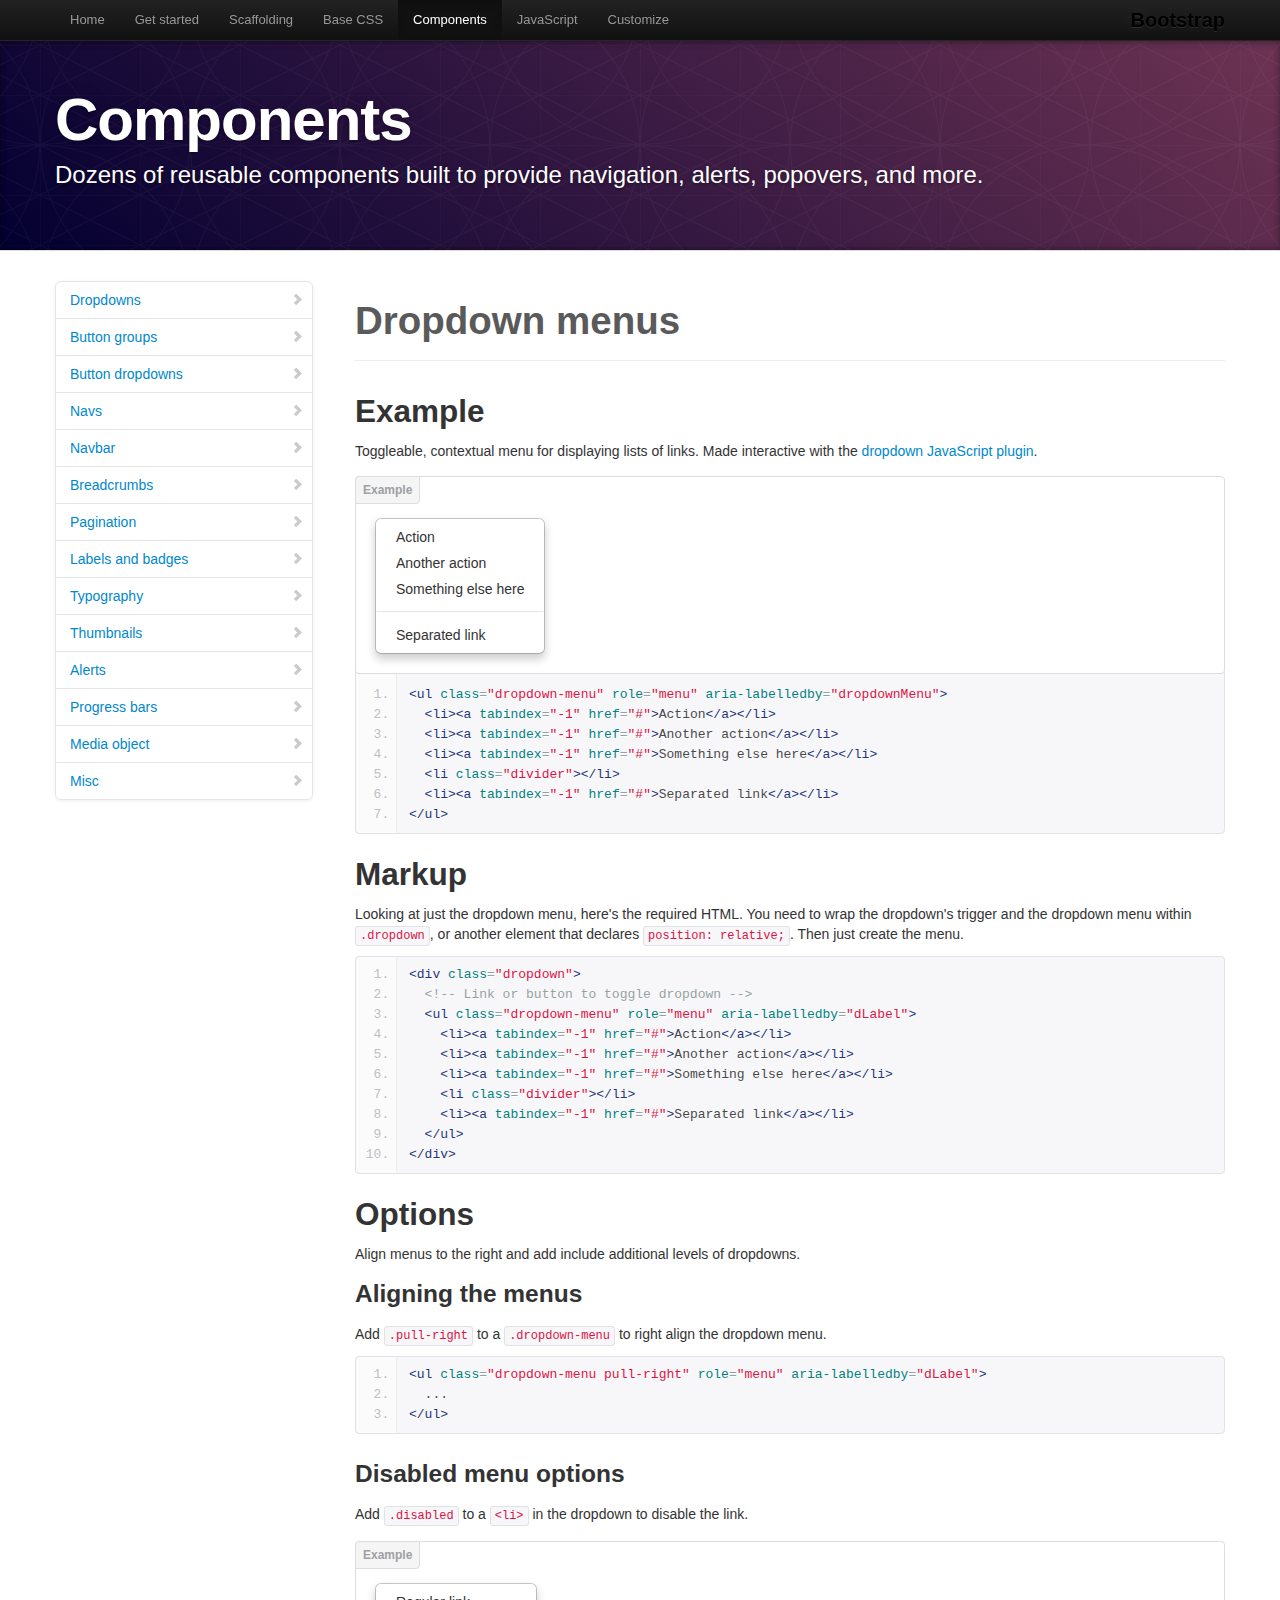
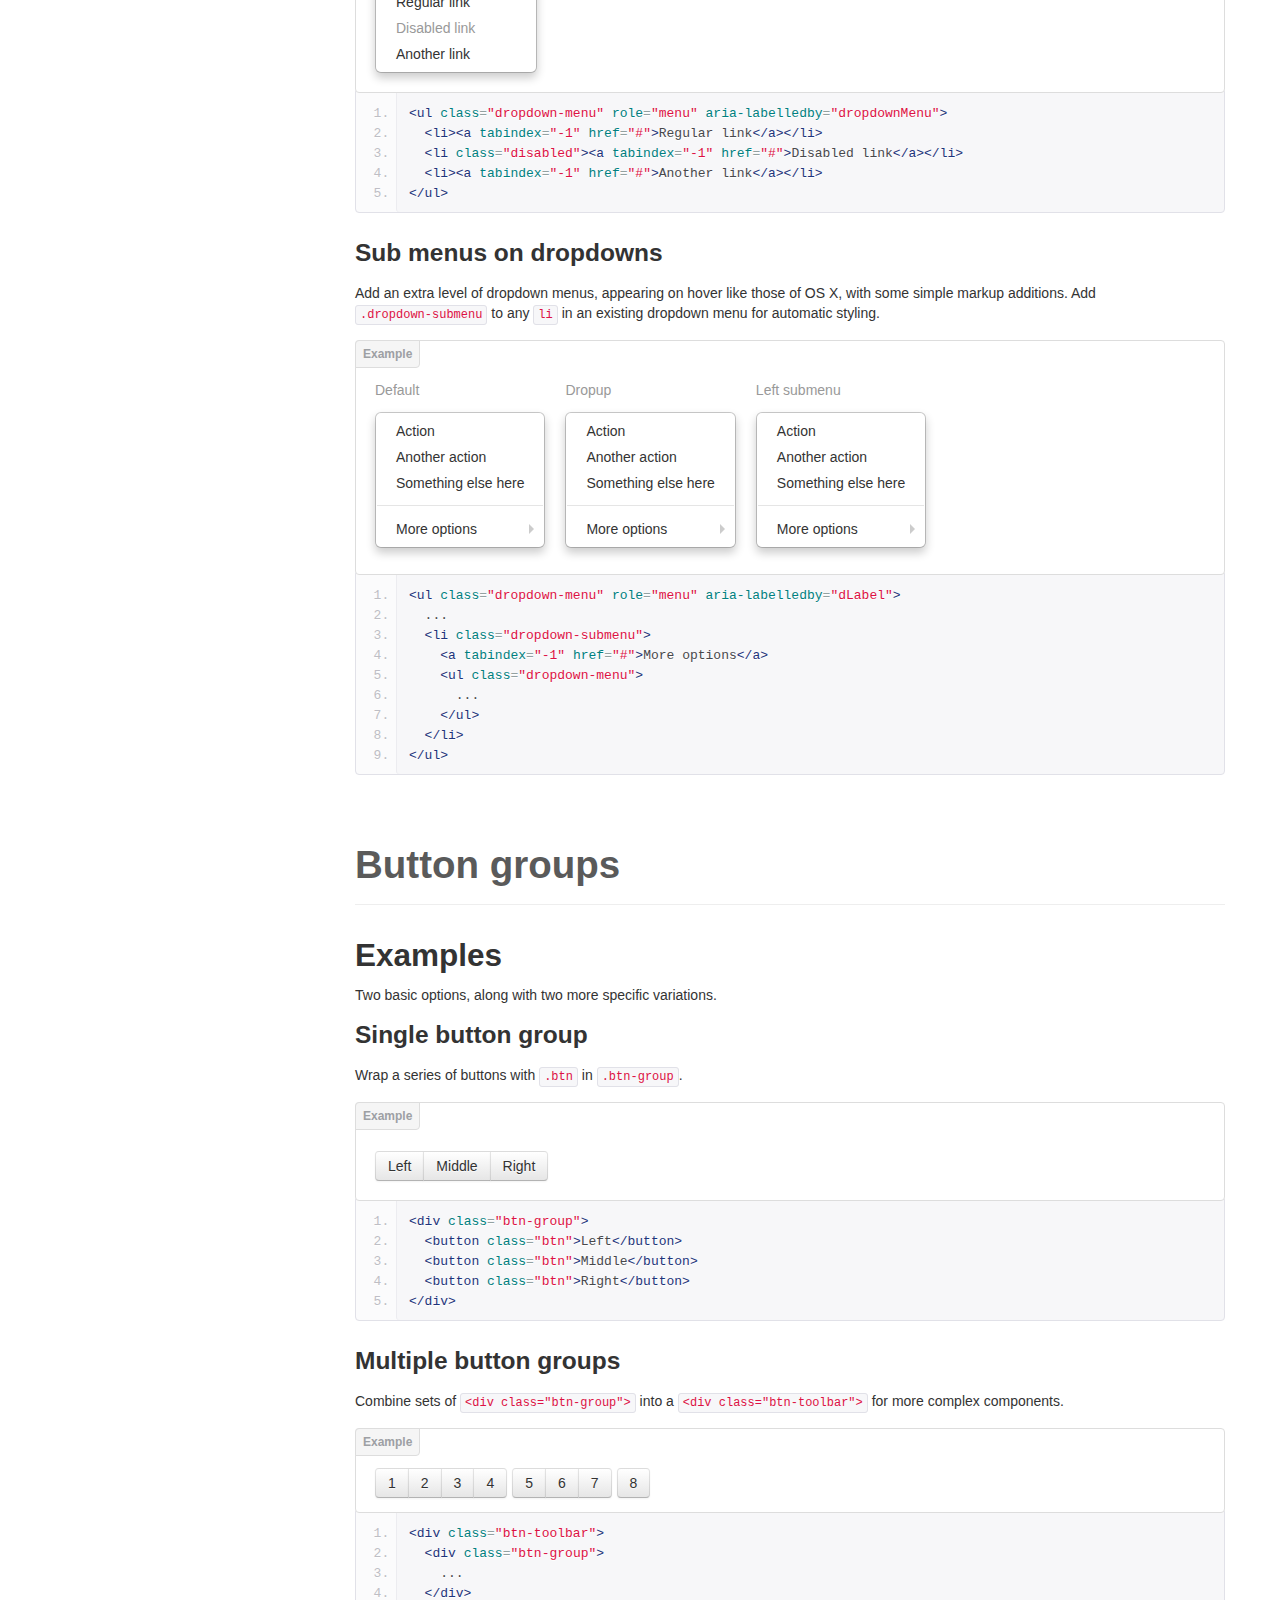
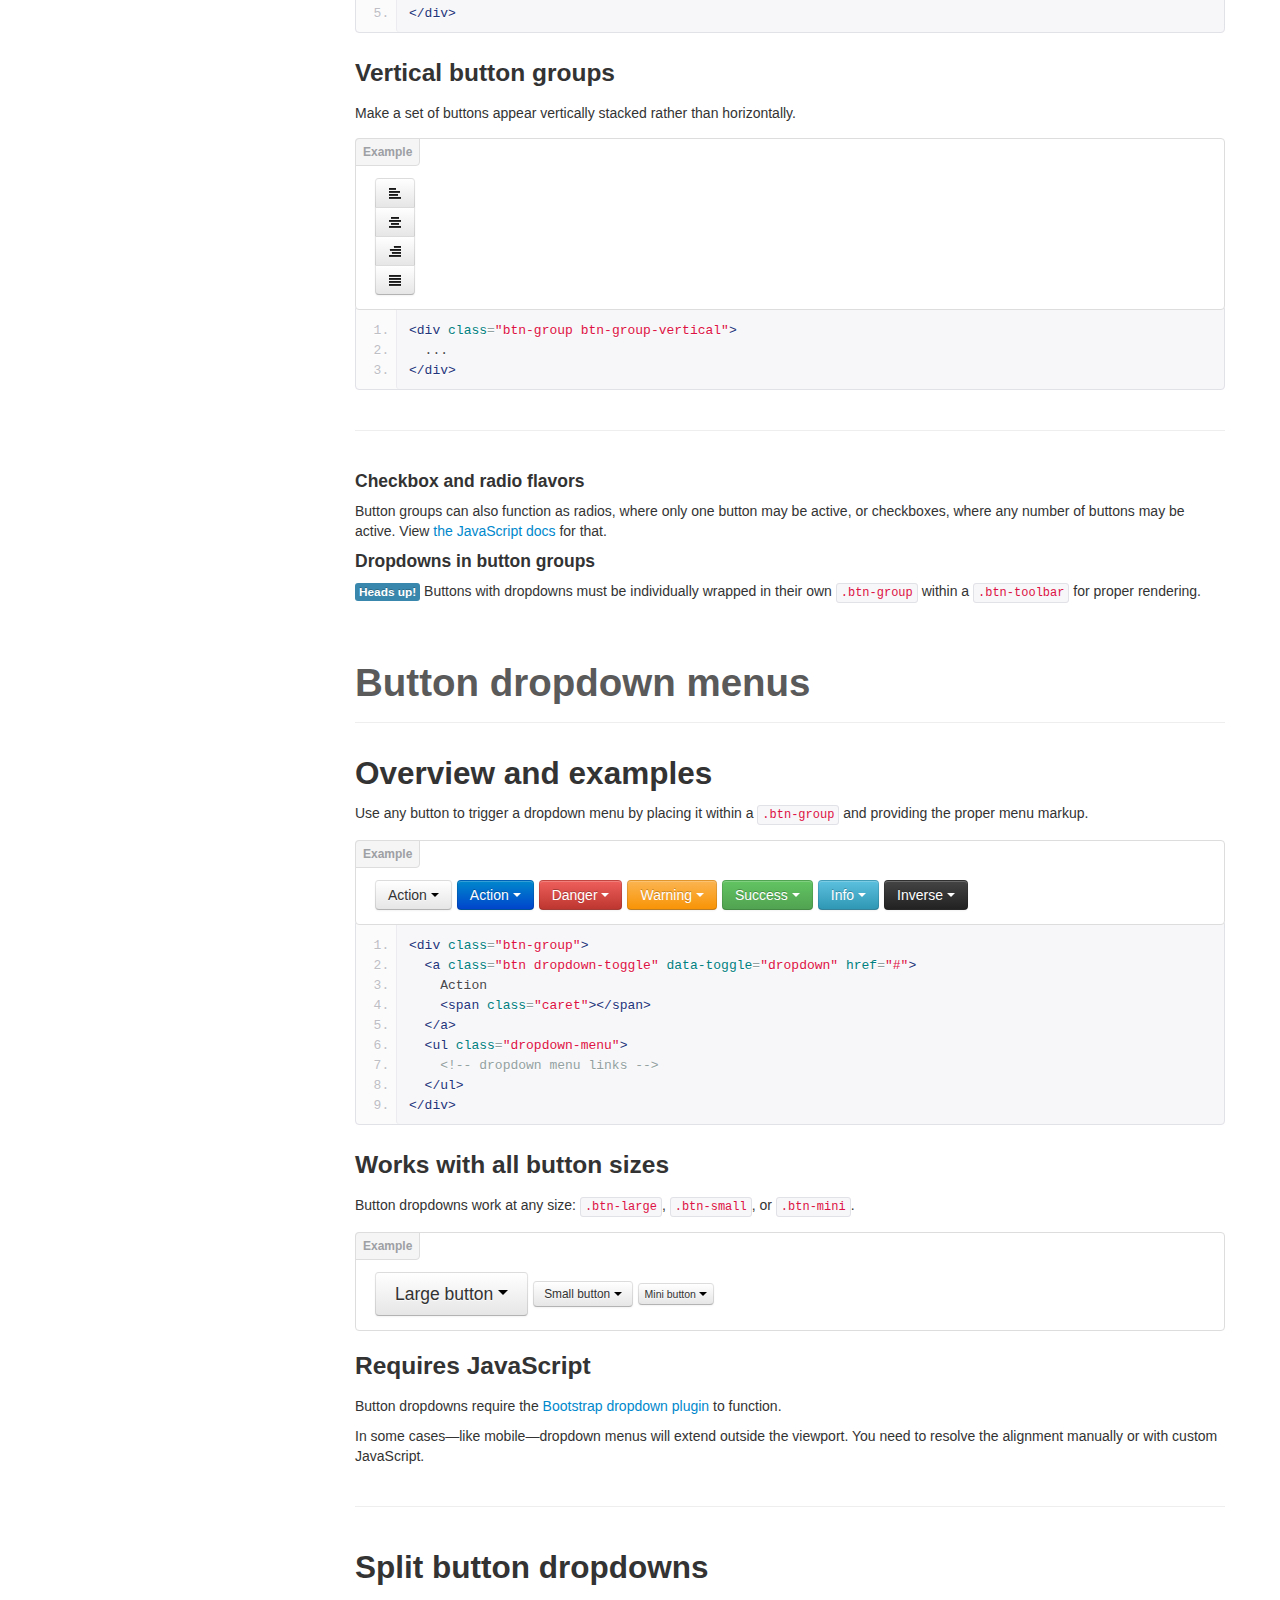
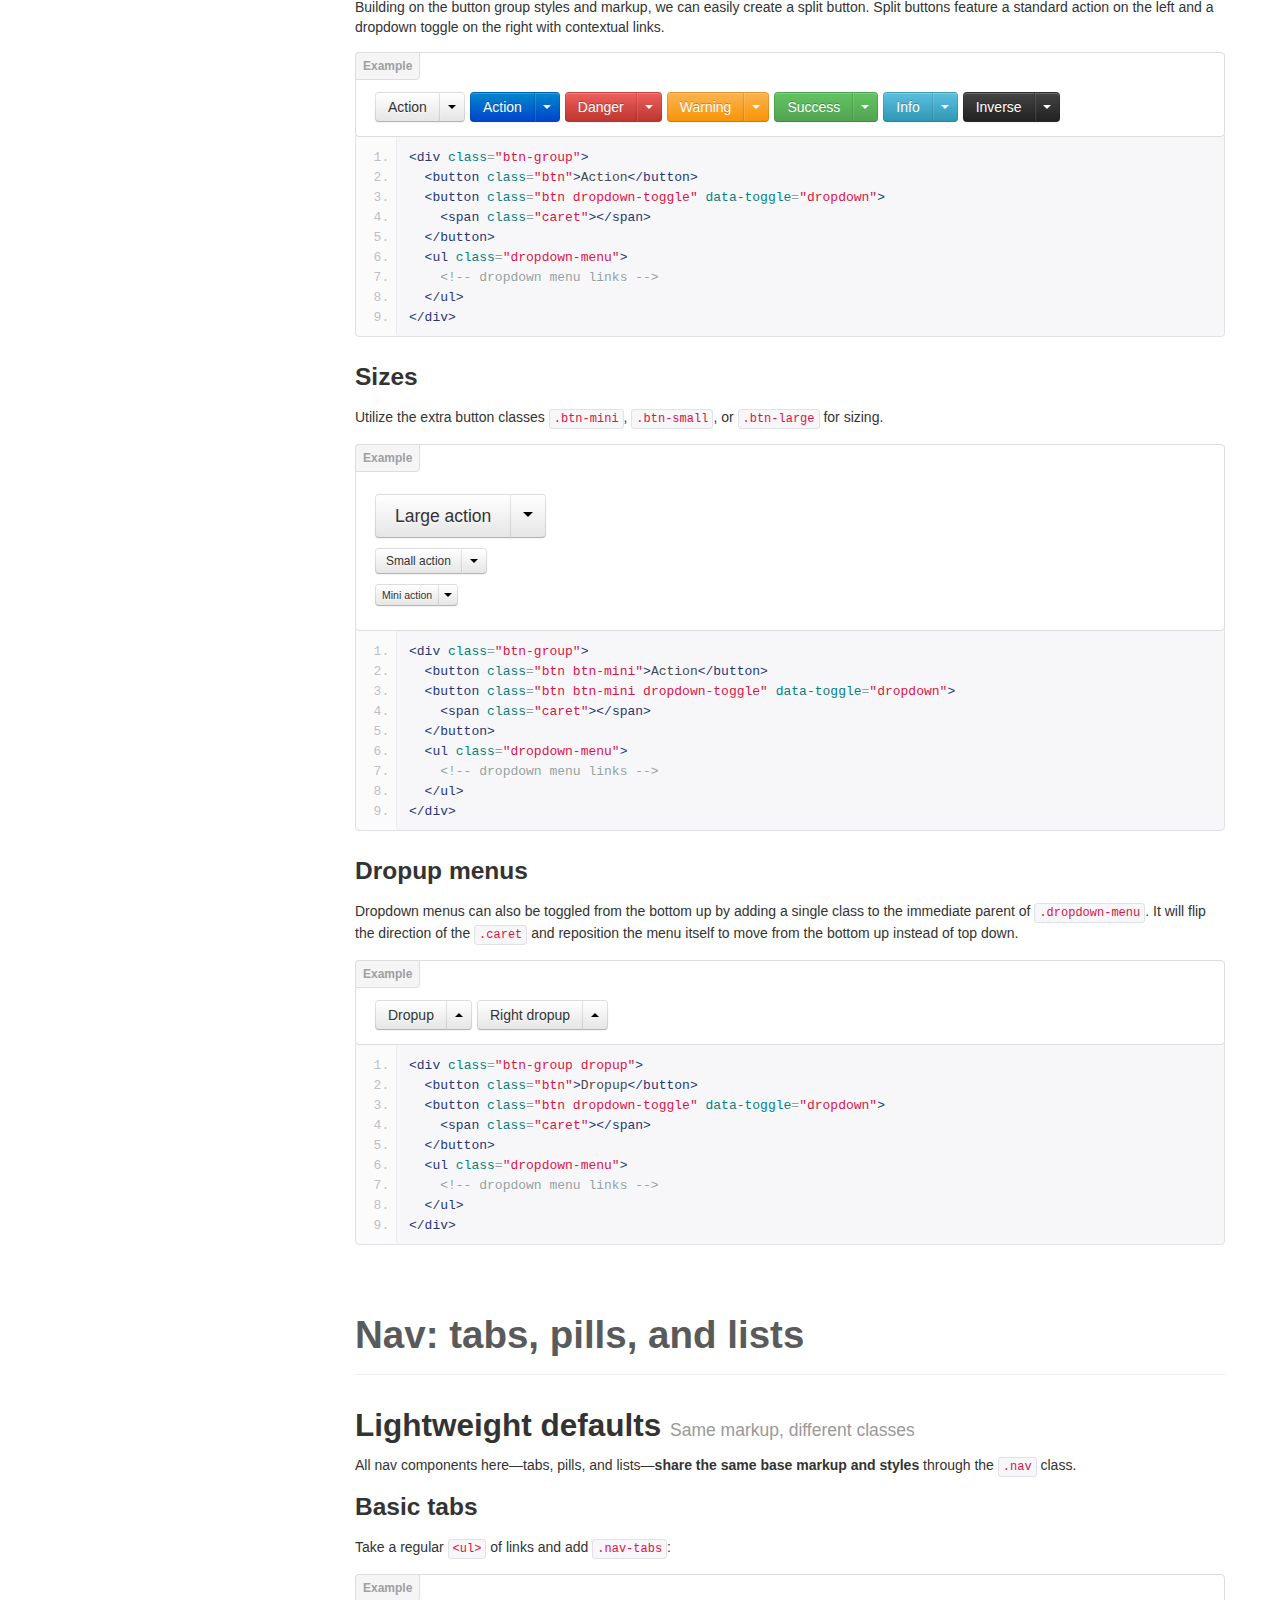
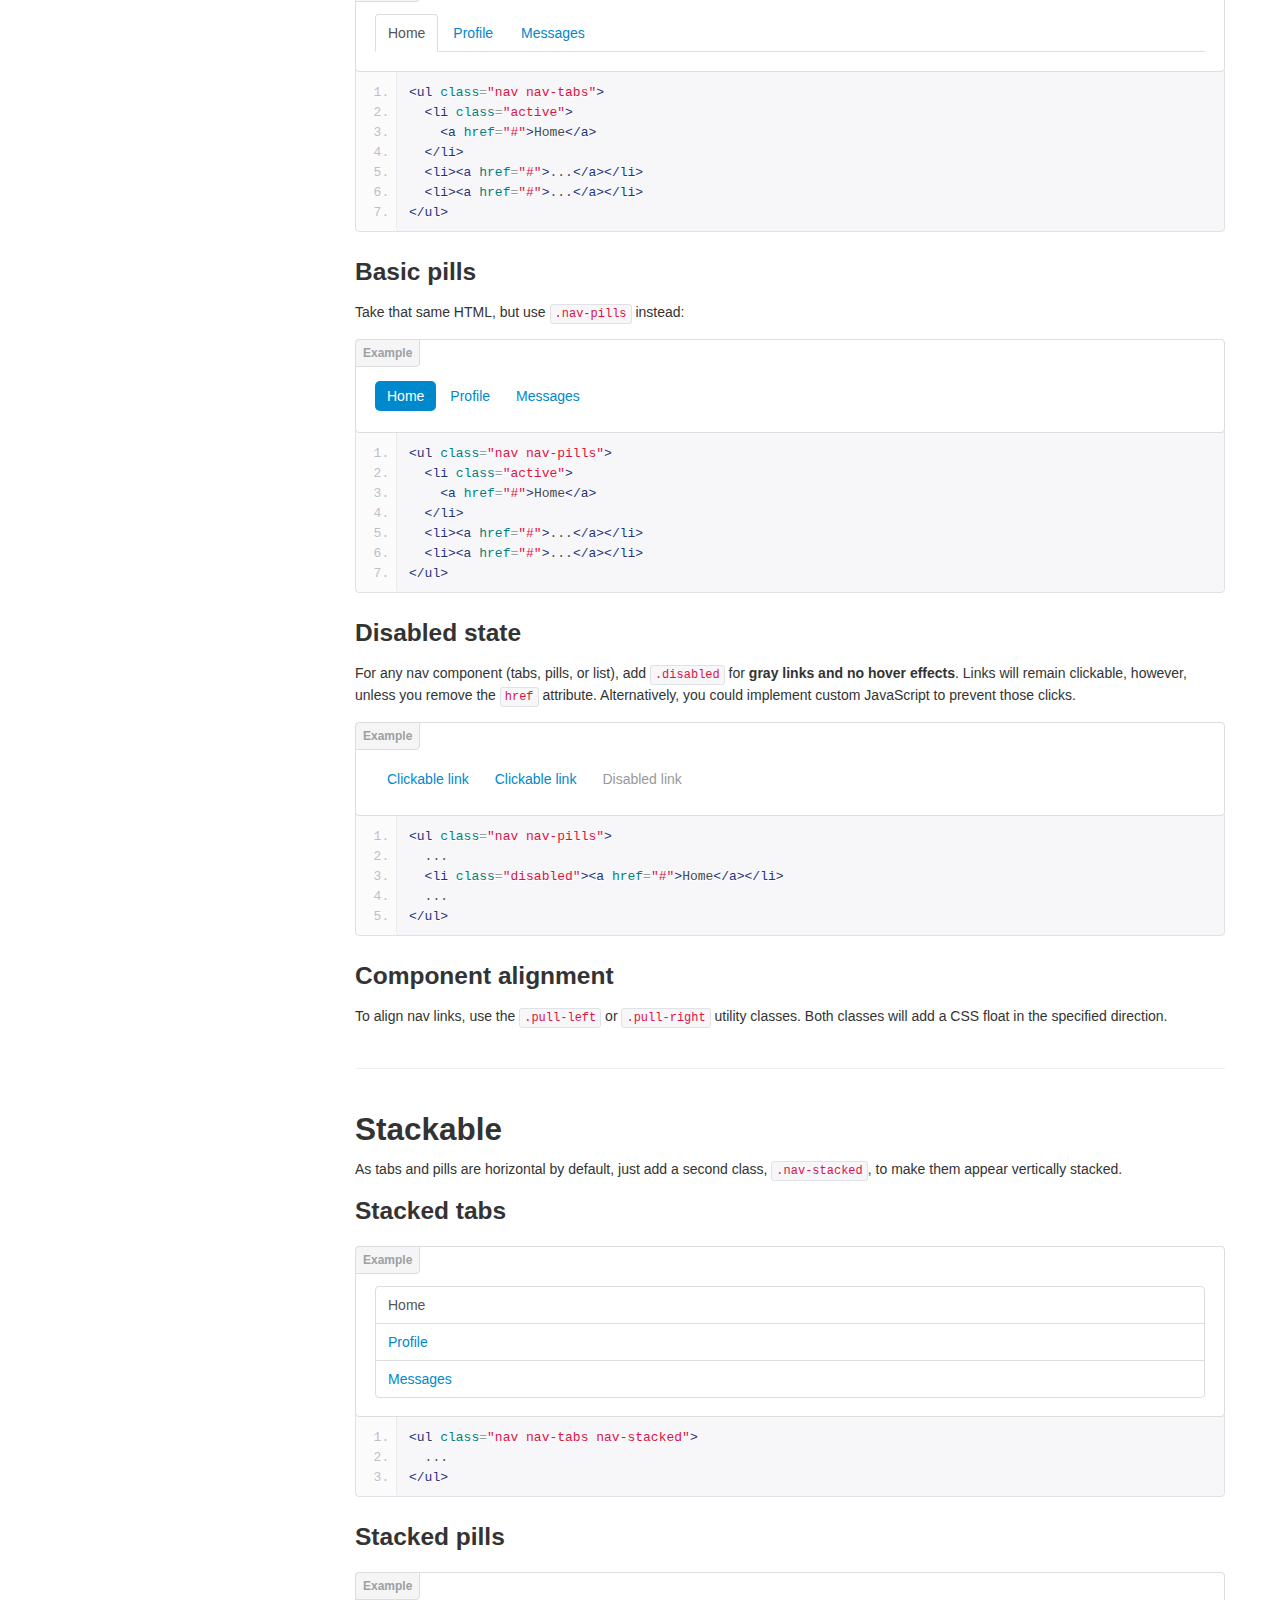
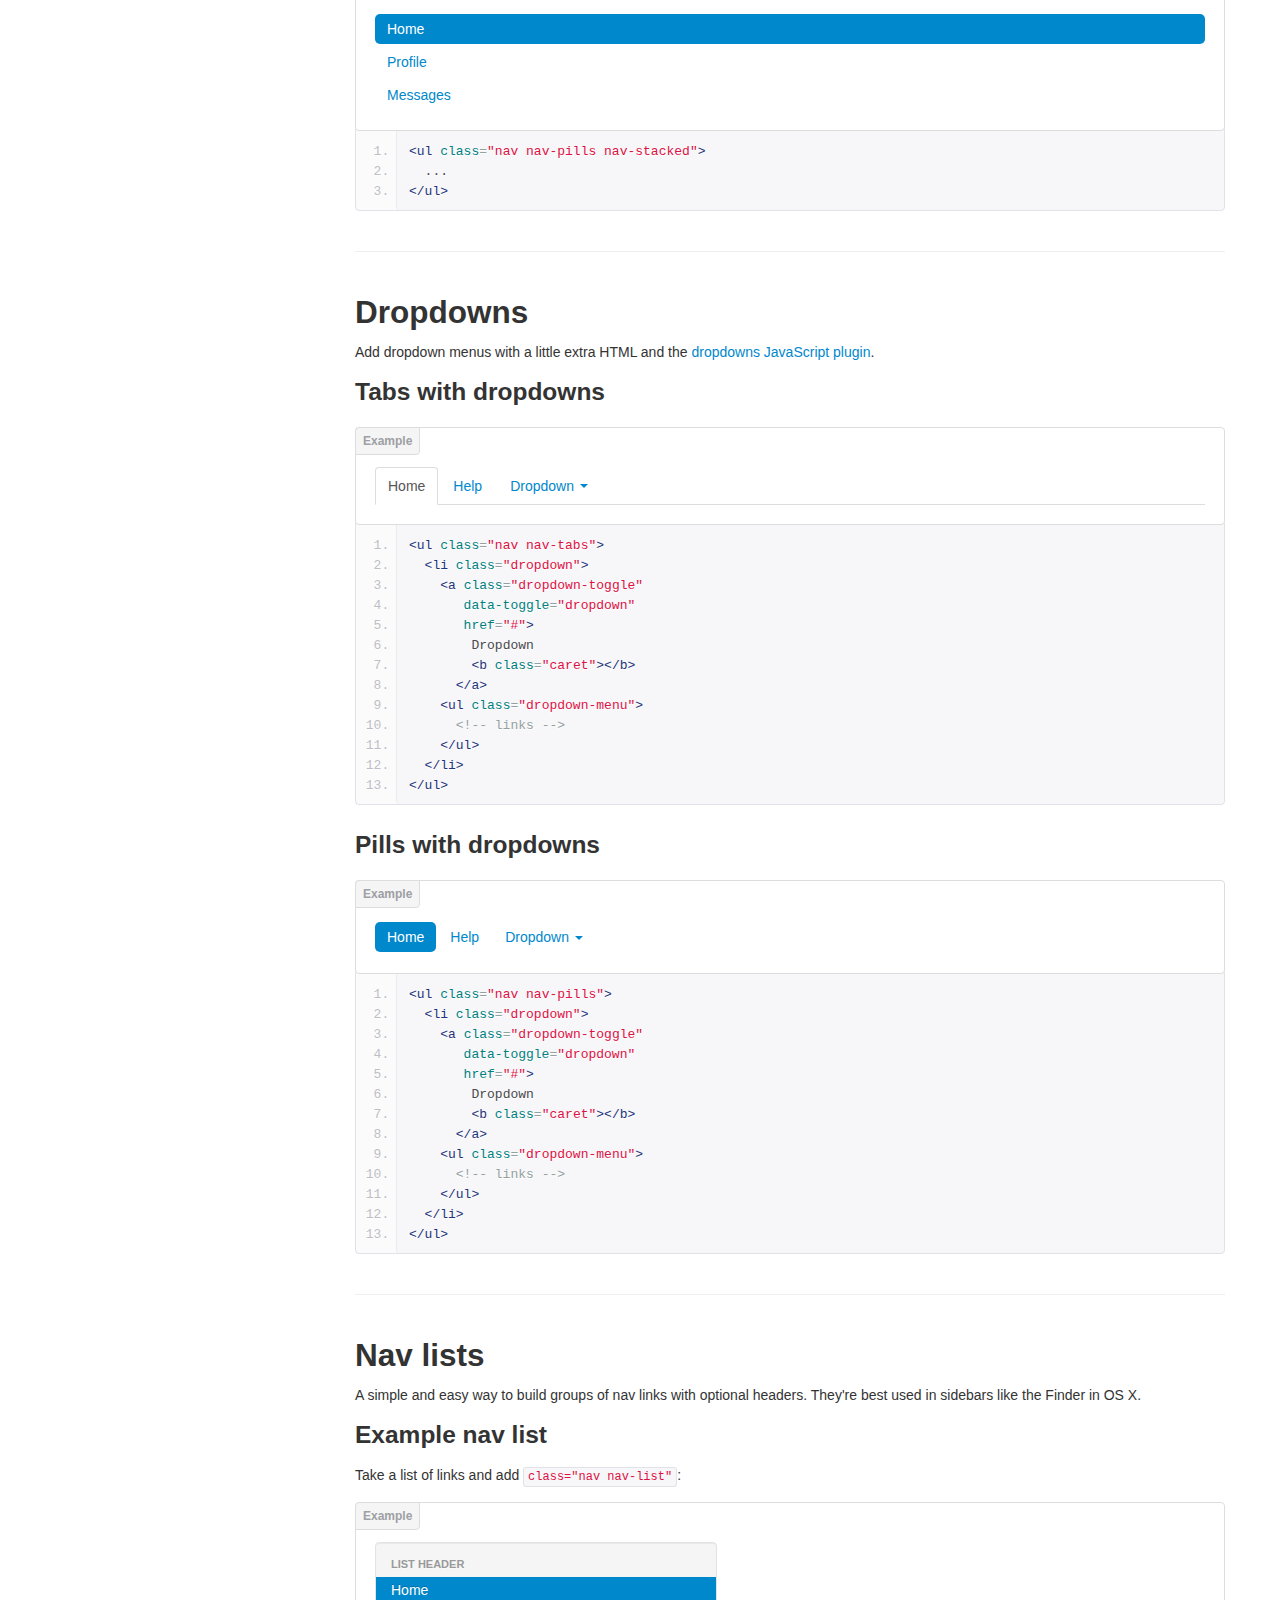
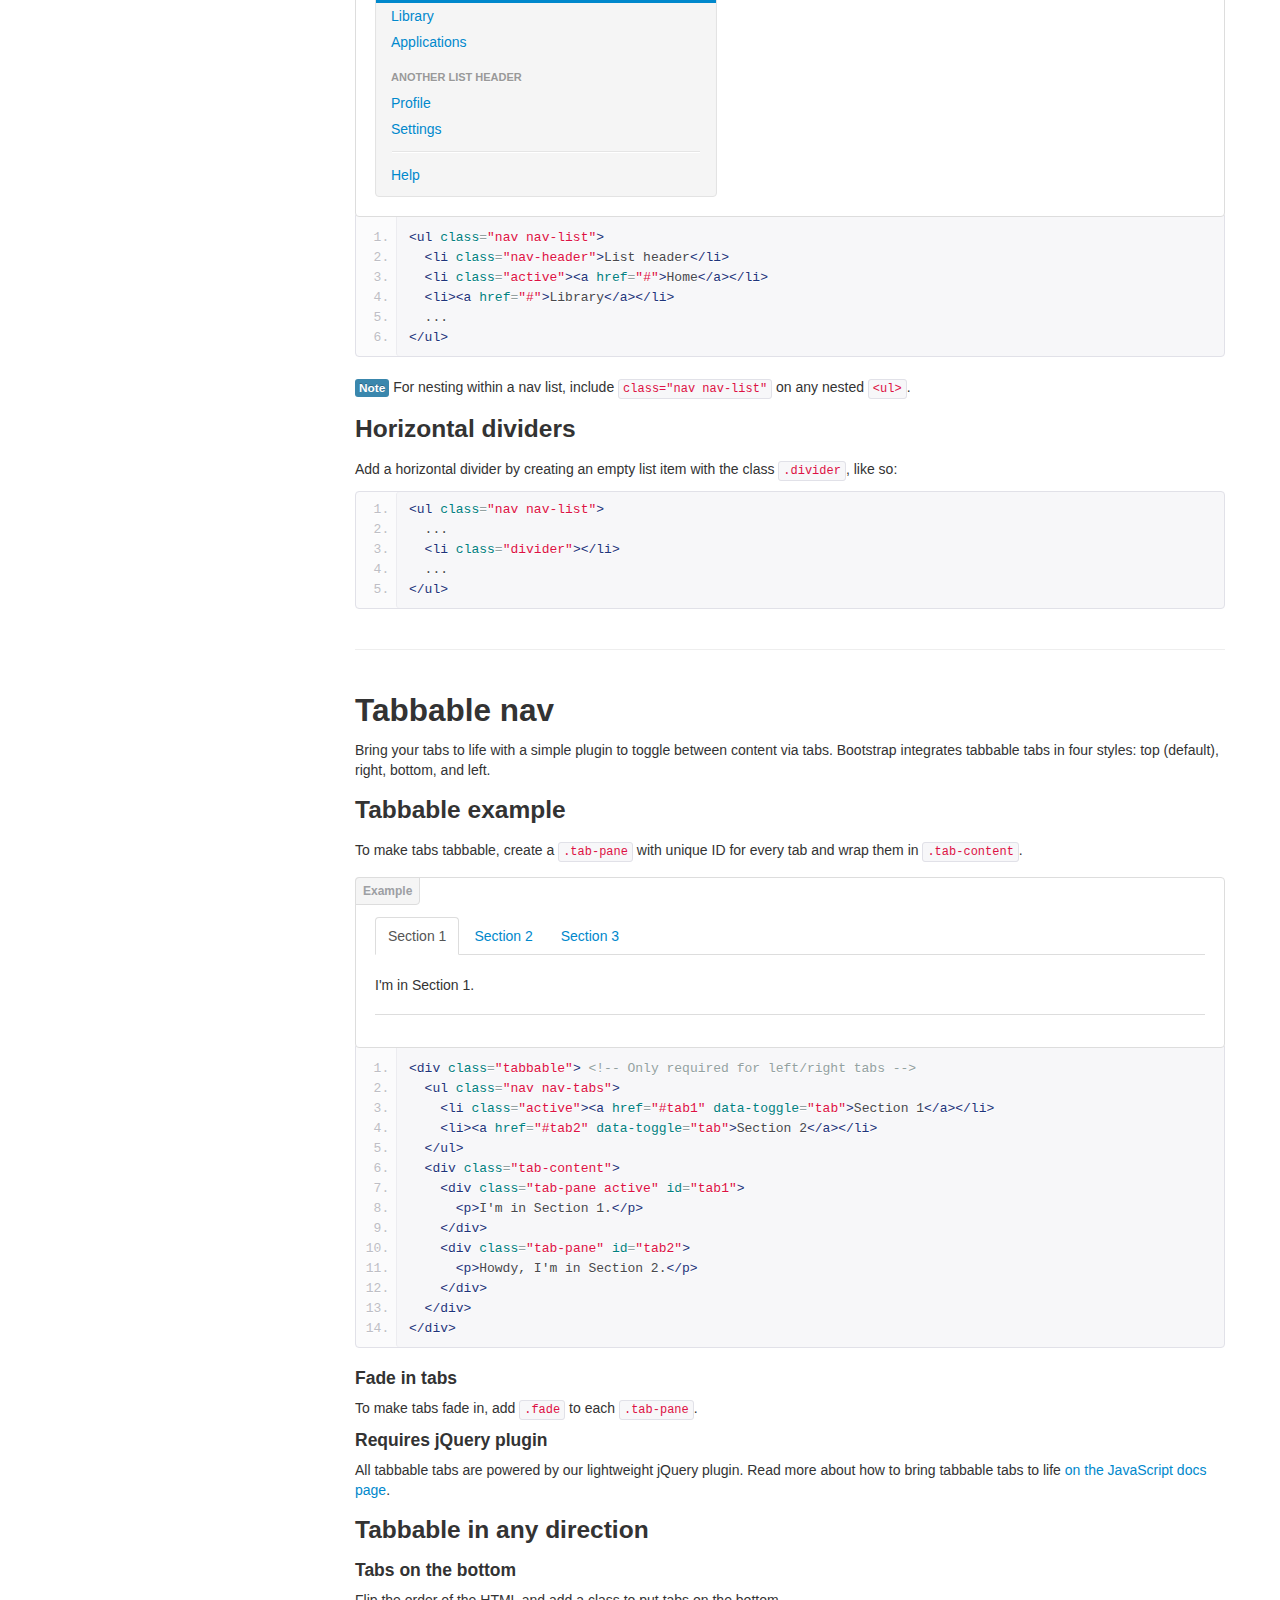
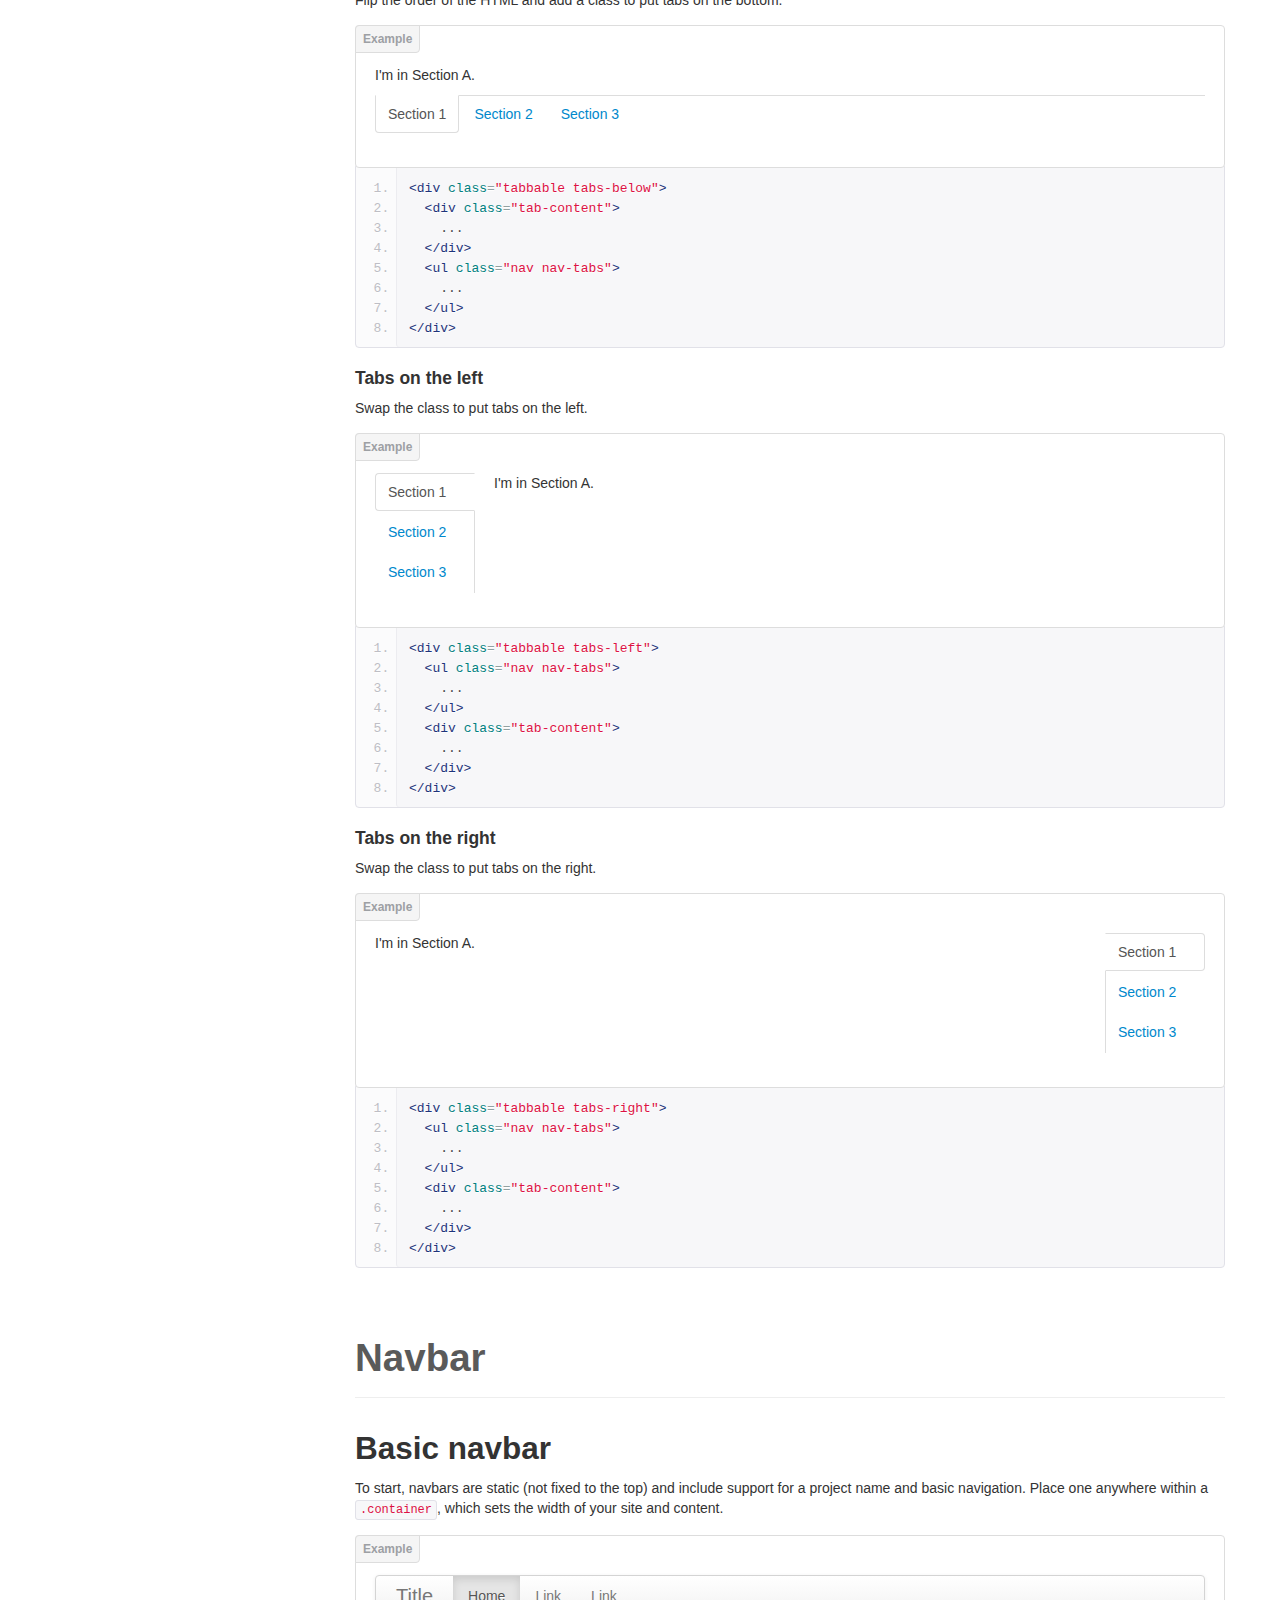
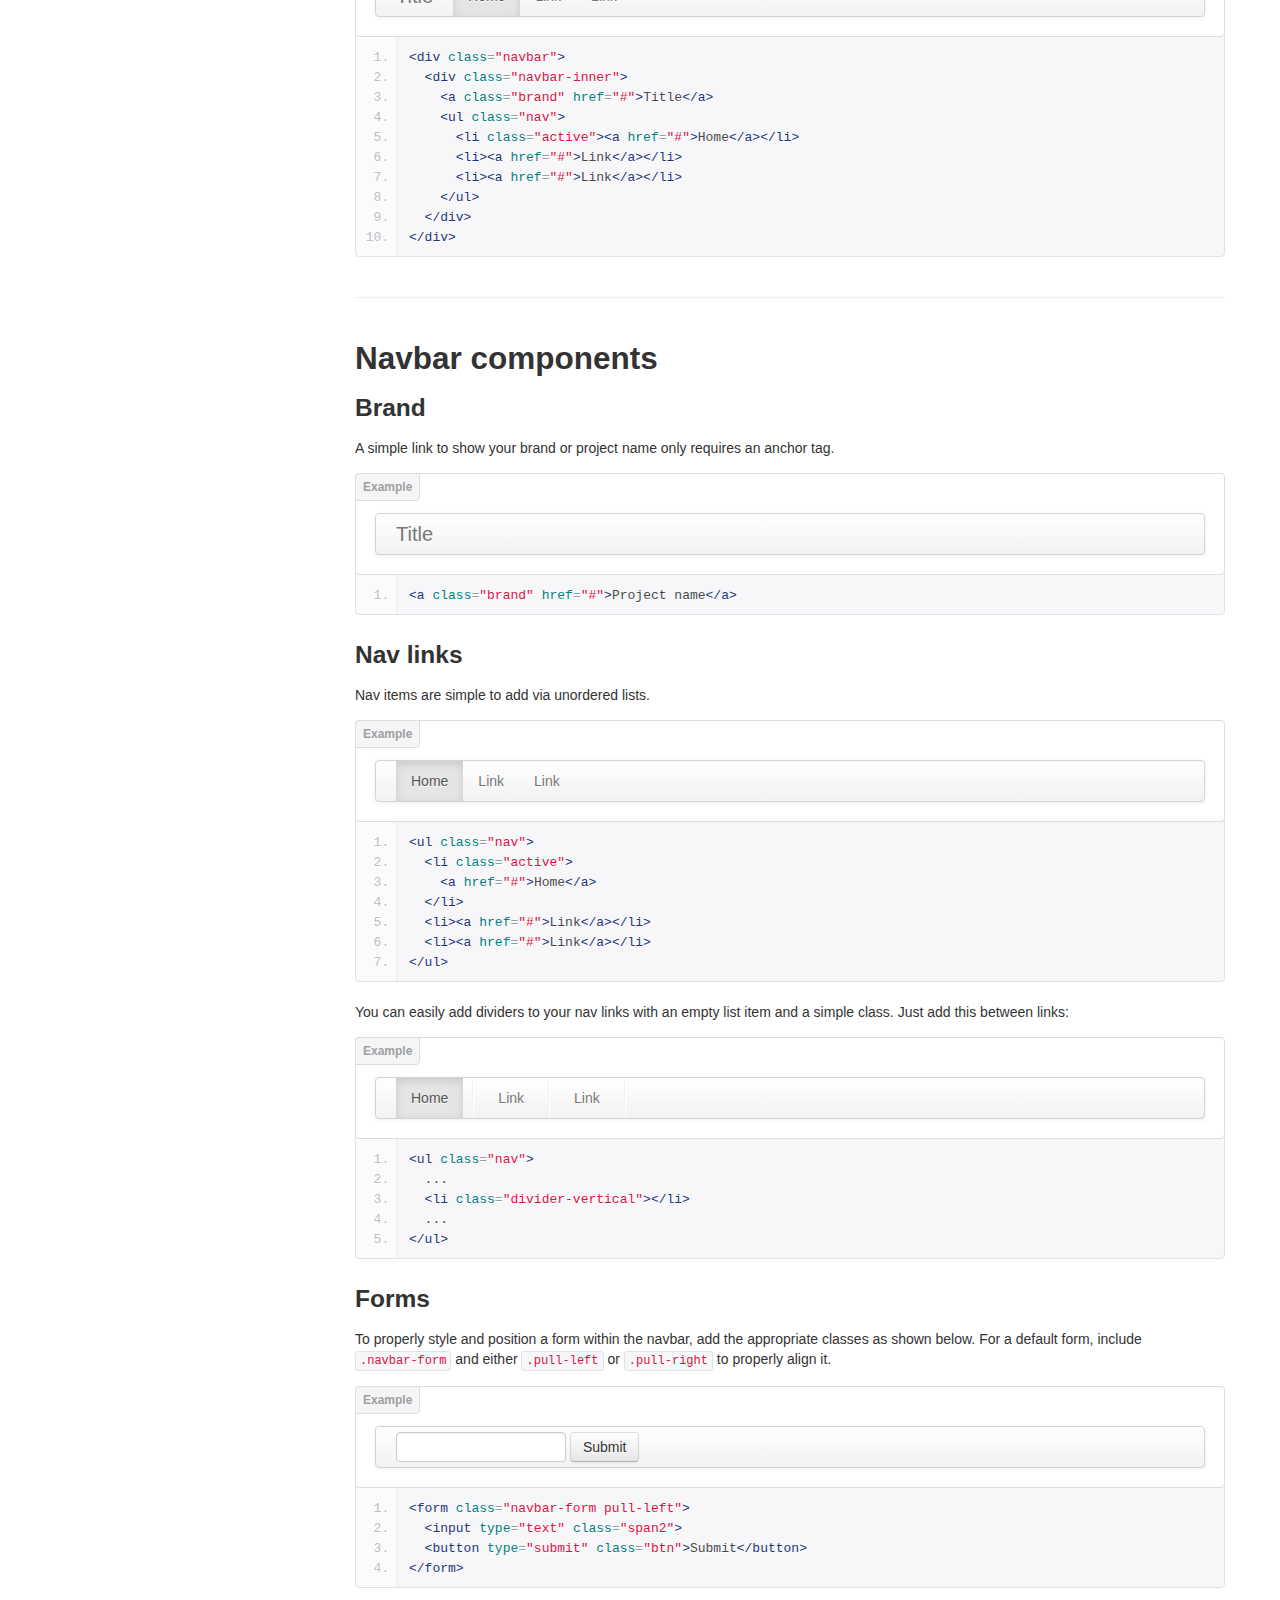
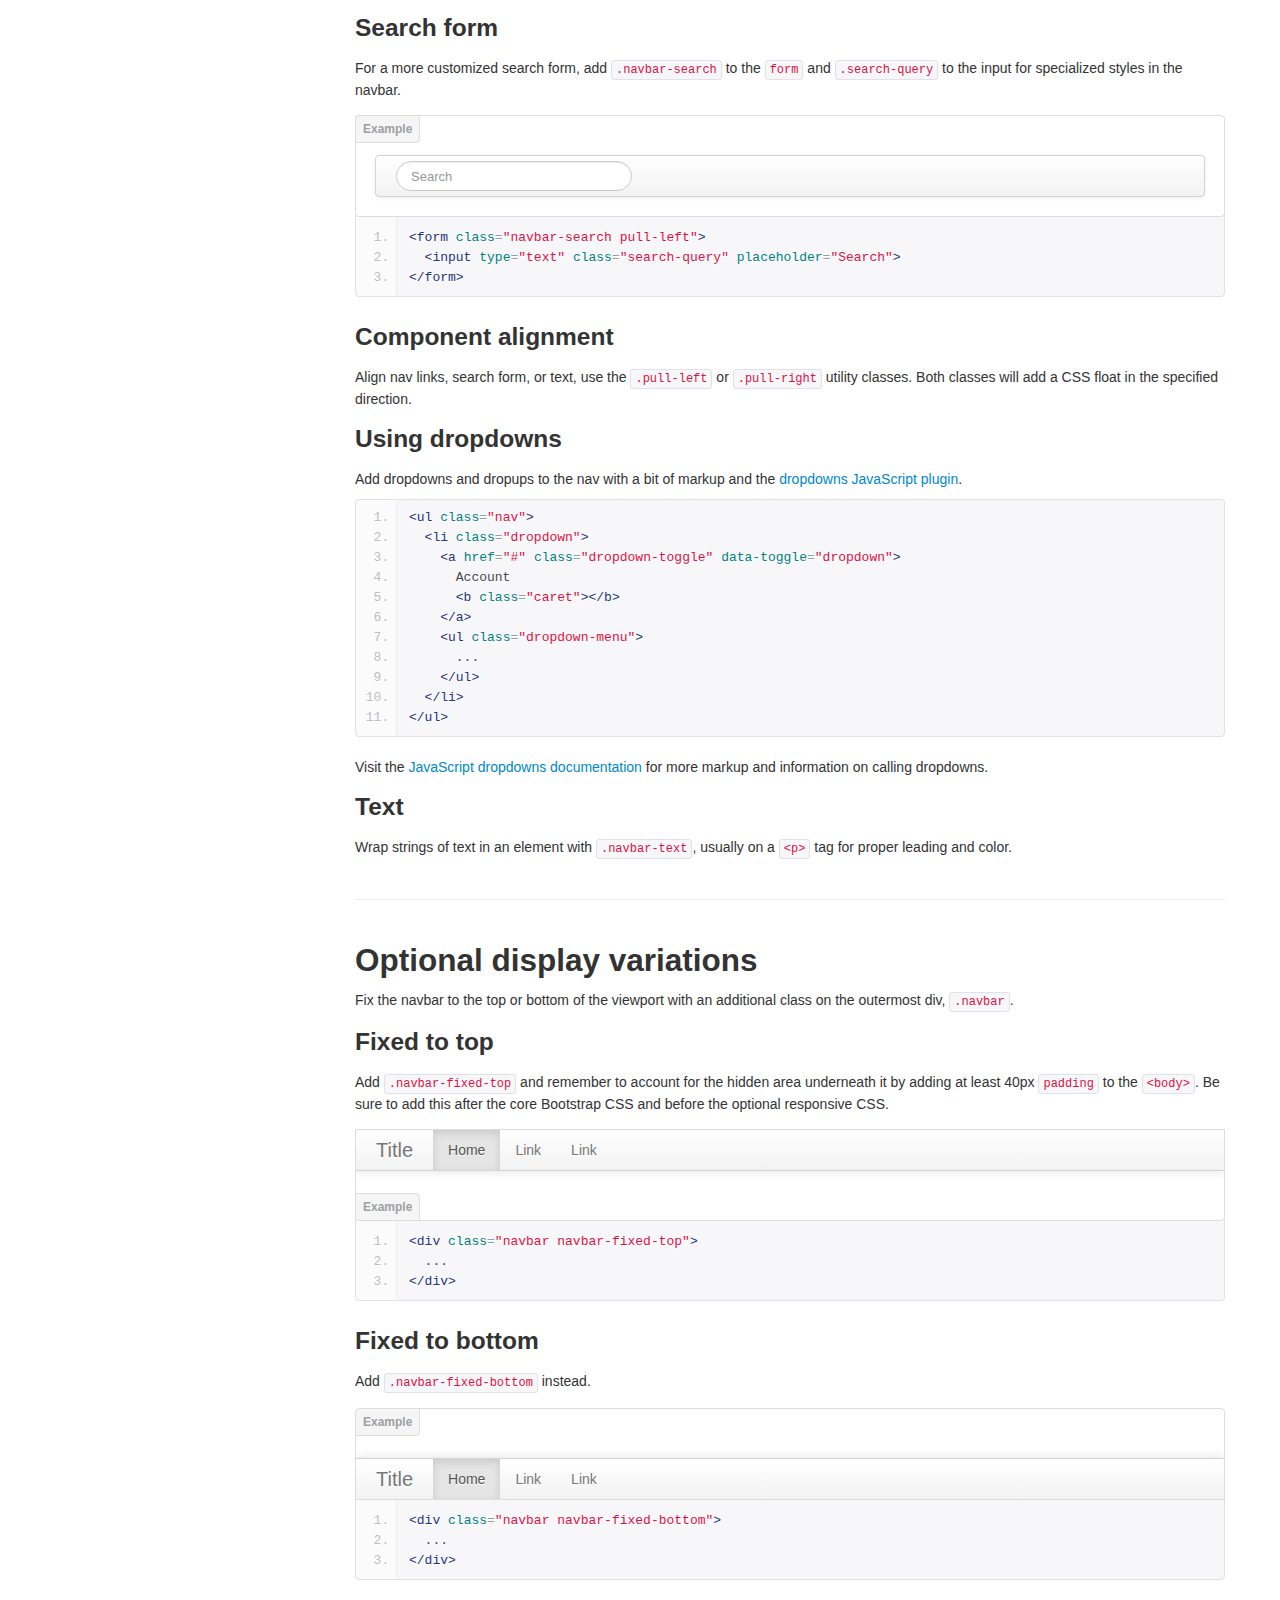
<file: bootstrap/docs/components.html>
<!DOCTYPE html>
<html lang="en">
  <head>
    <meta charset="utf-8">
    <title>Components · Bootstrap</title>
    <meta name="viewport" content="width=device-width, initial-scale=1.0">
    <meta name="description" content="">
    <meta name="author" content="">

    <!-- Le styles -->
    <link href="assets/css/bootstrap.css" rel="stylesheet">
    <link href="assets/css/bootstrap-responsive.css" rel="stylesheet">
    <link href="assets/css/docs.css" rel="stylesheet">
    <link href="assets/js/google-code-prettify/prettify.css" rel="stylesheet">

    <!-- Le HTML5 shim, for IE6-8 support of HTML5 elements -->
    <!--[if lt IE 9]>
      <script src="assets/js/html5shiv.js"></script>
    <![endif]-->

    <!-- Le fav and touch icons -->
    <link rel="apple-touch-icon-precomposed" sizes="144x144" href="assets/ico/apple-touch-icon-144-precomposed.png">
    <link rel="apple-touch-icon-precomposed" sizes="114x114" href="assets/ico/apple-touch-icon-114-precomposed.png">
      <link rel="apple-touch-icon-precomposed" sizes="72x72" href="assets/ico/apple-touch-icon-72-precomposed.png">
                    <link rel="apple-touch-icon-precomposed" href="assets/ico/apple-touch-icon-57-precomposed.png">
                                   <link rel="shortcut icon" href="assets/ico/favicon.png">

    <script type="text/javascript">
      var _gaq = _gaq || [];
      _gaq.push(['_setAccount', 'UA-146052-10']);
      _gaq.push(['_trackPageview']);
      (function() {
        var ga = document.createElement('script'); ga.type = 'text/javascript'; ga.async = true;
        ga.src = ('https:' == document.location.protocol ? 'https://ssl' : 'http://www') + '.google-analytics.com/ga.js';
        var s = document.getElementsByTagName('script')[0]; s.parentNode.insertBefore(ga, s);
      })();
    </script>
  </head>

  <body data-spy="scroll" data-target=".bs-docs-sidebar">

    <!-- Navbar
    ================================================== -->
    <div class="navbar navbar-inverse navbar-fixed-top">
      <div class="navbar-inner">
        <div class="container">
          <button type="button" class="btn btn-navbar" data-toggle="collapse" data-target=".nav-collapse">
            <span class="icon-bar"></span>
            <span class="icon-bar"></span>
            <span class="icon-bar"></span>
          </button>
          <a class="brand" href="./index.html">Bootstrap</a>
          <div class="nav-collapse collapse">
            <ul class="nav">
              <li class="">
                <a href="./index.html">Home</a>
              </li>
              <li class="">
                <a href="./getting-started.html">Get started</a>
              </li>
              <li class="">
                <a href="./scaffolding.html">Scaffolding</a>
              </li>
              <li class="">
                <a href="./base-css.html">Base CSS</a>
              </li>
              <li class="active">
                <a href="./components.html">Components</a>
              </li>
              <li class="">
                <a href="./javascript.html">JavaScript</a>
              </li>
              <li class="">
                <a href="./customize.html">Customize</a>
              </li>
            </ul>
          </div>
        </div>
      </div>
    </div>

<!-- Subhead
================================================== -->
<header class="jumbotron subhead" id="overview">
  <div class="container">
    <h1>Components</h1>
    <p class="lead">Dozens of reusable components built to provide navigation, alerts, popovers, and more.</p>
  </div>
</header>


  <div class="container">

    <!-- Docs nav
    ================================================== -->
    <div class="row">
      <div class="span3 bs-docs-sidebar">
        <ul class="nav nav-list bs-docs-sidenav">
          <li><a href="#dropdowns"><i class="icon-chevron-right"></i> Dropdowns</a></li>
          <li><a href="#buttonGroups"><i class="icon-chevron-right"></i> Button groups</a></li>
          <li><a href="#buttonDropdowns"><i class="icon-chevron-right"></i> Button dropdowns</a></li>
          <li><a href="#navs"><i class="icon-chevron-right"></i> Navs</a></li>
          <li><a href="#navbar"><i class="icon-chevron-right"></i> Navbar</a></li>
          <li><a href="#breadcrumbs"><i class="icon-chevron-right"></i> Breadcrumbs</a></li>
          <li><a href="#pagination"><i class="icon-chevron-right"></i> Pagination</a></li>
          <li><a href="#labels-badges"><i class="icon-chevron-right"></i> Labels and badges</a></li>
          <li><a href="#typography"><i class="icon-chevron-right"></i> Typography</a></li>
          <li><a href="#thumbnails"><i class="icon-chevron-right"></i> Thumbnails</a></li>
          <li><a href="#alerts"><i class="icon-chevron-right"></i> Alerts</a></li>
          <li><a href="#progress"><i class="icon-chevron-right"></i> Progress bars</a></li>
          <li><a href="#media"><i class="icon-chevron-right"></i> Media object</a></li>
          <li><a href="#misc"><i class="icon-chevron-right"></i> Misc</a></li>
        </ul>
      </div>
      <div class="span9">



        <!-- Dropdowns
        ================================================== -->
        <section id="dropdowns">
          <div class="page-header">
            <h1>Dropdown menus</h1>
          </div>

          <h2>Example</h2>
          <p>Toggleable, contextual menu for displaying lists of links. Made interactive with the <a href="./javascript.html#dropdowns">dropdown JavaScript plugin</a>.</p>
          <div class="bs-docs-example">
            <div class="dropdown clearfix">
              <ul class="dropdown-menu" role="menu" aria-labelledby="dropdownMenu" style="display: block; position: static; margin-bottom: 5px; *width: 180px;">
                <li><a tabindex="-1" href="#">Action</a></li>
                <li><a tabindex="-1" href="#">Another action</a></li>
                <li><a tabindex="-1" href="#">Something else here</a></li>
                <li class="divider"></li>
                <li><a tabindex="-1" href="#">Separated link</a></li>
              </ul>
            </div>
          </div>
<pre class="prettyprint linenums">
&lt;ul class="dropdown-menu" role="menu" aria-labelledby="dropdownMenu"&gt;
  &lt;li&gt;&lt;a tabindex="-1" href="#"&gt;Action&lt;/a&gt;&lt;/li&gt;
  &lt;li&gt;&lt;a tabindex="-1" href="#"&gt;Another action&lt;/a&gt;&lt;/li&gt;
  &lt;li&gt;&lt;a tabindex="-1" href="#"&gt;Something else here&lt;/a&gt;&lt;/li&gt;
  &lt;li class="divider"&gt;&lt;/li&gt;
  &lt;li&gt;&lt;a tabindex="-1" href="#"&gt;Separated link&lt;/a&gt;&lt;/li&gt;
&lt;/ul&gt;
</pre>

          <h2>Markup</h2>
          <p>Looking at just the dropdown menu, here's the required HTML. You need to wrap the dropdown's trigger and the dropdown menu within <code>.dropdown</code>, or another element that declares <code>position: relative;</code>. Then just create the menu.</p>

<pre class="prettyprint linenums">
&lt;div class="dropdown"&gt;
  &lt;!-- Link or button to toggle dropdown --&gt;
  &lt;ul class="dropdown-menu" role="menu" aria-labelledby="dLabel"&gt;
    &lt;li&gt;&lt;a tabindex="-1" href="#"&gt;Action&lt;/a&gt;&lt;/li&gt;
    &lt;li&gt;&lt;a tabindex="-1" href="#"&gt;Another action&lt;/a&gt;&lt;/li&gt;
    &lt;li&gt;&lt;a tabindex="-1" href="#"&gt;Something else here&lt;/a&gt;&lt;/li&gt;
    &lt;li class="divider"&gt;&lt;/li&gt;
    &lt;li&gt;&lt;a tabindex="-1" href="#"&gt;Separated link&lt;/a&gt;&lt;/li&gt;
  &lt;/ul&gt;
&lt;/div&gt;
</pre>

          <h2>Options</h2>
          <p>Align menus to the right and add include additional levels of dropdowns.</p>

          <h3>Aligning the menus</h3>
          <p>Add <code>.pull-right</code> to a <code>.dropdown-menu</code> to right align the dropdown menu.</p>
<pre class="prettyprint linenums">
&lt;ul class="dropdown-menu pull-right" role="menu" aria-labelledby="dLabel"&gt;
  ...
&lt;/ul&gt;
</pre>

          <h3>Disabled menu options</h3>
          <p>Add <code>.disabled</code> to a <code>&lt;li&gt;</code> in the dropdown to disable the link.</p>
          <div class="bs-docs-example">
            <div class="dropdown clearfix">
              <ul class="dropdown-menu" role="menu" aria-labelledby="dropdownMenu" style="display: block; position: static; margin-bottom: 5px; *width: 180px;">
                <li><a tabindex="-1" href="#">Regular link</a></li>
                <li class="disabled"><a tabindex="-1" href="#">Disabled link</a></li>
                <li><a tabindex="-1" href="#">Another link</a></li>
              </ul>
            </div>
          </div>
<pre class="prettyprint linenums">
&lt;ul class="dropdown-menu" role="menu" aria-labelledby="dropdownMenu"&gt;
  &lt;li&gt;&lt;a tabindex="-1" href="#"&gt;Regular link&lt;/a&gt;&lt;/li&gt;
  &lt;li class="disabled"&gt;&lt;a tabindex="-1" href="#"&gt;Disabled link&lt;/a&gt;&lt;/li&gt;
  &lt;li&gt;&lt;a tabindex="-1" href="#"&gt;Another link&lt;/a&gt;&lt;/li&gt;
&lt;/ul&gt;
</pre>

          <h3>Sub menus on dropdowns</h3>
          <p>Add an extra level of dropdown menus, appearing on hover like those of OS X, with some simple markup additions. Add <code>.dropdown-submenu</code> to any <code>li</code> in an existing dropdown menu for automatic styling.</p>
          <div class="bs-docs-example bs-docs-example-submenus">

            <div class="pull-left">
              <p class="muted">Default</p>
              <div class="dropdown clearfix">
                <ul class="dropdown-menu" role="menu" aria-labelledby="dropdownMenu">
                  <li><a tabindex="-1" href="#">Action</a></li>
                  <li><a tabindex="-1" href="#">Another action</a></li>
                  <li><a tabindex="-1" href="#">Something else here</a></li>
                  <li class="divider"></li>
                  <li class="dropdown-submenu">
                    <a tabindex="-1" href="#">More options</a>
                    <ul class="dropdown-menu">
                      <li><a tabindex="-1" href="#">Second level link</a></li>
                      <li><a tabindex="-1" href="#">Second level link</a></li>
                      <li><a tabindex="-1" href="#">Second level link</a></li>
                      <li><a tabindex="-1" href="#">Second level link</a></li>
                      <li><a tabindex="-1" href="#">Second level link</a></li>
                    </ul>
                  </li>
                </ul>
              </div>
            </div>

            <div class="pull-left">
              <p class="muted">Dropup</p>
              <div class="dropup">
                <ul class="dropdown-menu" role="menu" aria-labelledby="dropdownMenu">
                  <li><a tabindex="-1" href="#">Action</a></li>
                  <li><a tabindex="-1" href="#">Another action</a></li>
                  <li><a tabindex="-1" href="#">Something else here</a></li>
                  <li class="divider"></li>
                  <li class="dropdown-submenu">
                    <a tabindex="-1" href="#">More options</a>
                    <ul class="dropdown-menu">
                      <li><a tabindex="-1" href="#">Second level link</a></li>
                      <li><a tabindex="-1" href="#">Second level link</a></li>
                      <li><a tabindex="-1" href="#">Second level link</a></li>
                      <li><a tabindex="-1" href="#">Second level link</a></li>
                      <li><a tabindex="-1" href="#">Second level link</a></li>
                    </ul>
                  </li>
                </ul>
              </div>
            </div>

            <div class="pull-left">
              <p class="muted">Left submenu</p>
              <div class="dropdown">
                <ul class="dropdown-menu" role="menu" aria-labelledby="dropdownMenu">
                  <li><a tabindex="-1" href="#">Action</a></li>
                  <li><a tabindex="-1" href="#">Another action</a></li>
                  <li><a tabindex="-1" href="#">Something else here</a></li>
                  <li class="divider"></li>
                  <li class="dropdown-submenu pull-left">
                    <a tabindex="-1" href="#">More options</a>
                    <ul class="dropdown-menu">
                      <li><a tabindex="-1" href="#">Second level link</a></li>
                      <li><a tabindex="-1" href="#">Second level link</a></li>
                      <li><a tabindex="-1" href="#">Second level link</a></li>
                      <li><a tabindex="-1" href="#">Second level link</a></li>
                      <li><a tabindex="-1" href="#">Second level link</a></li>
                    </ul>
                  </li>
                </ul>
              </div>
            </div>

          </div>
<pre class="prettyprint linenums">
&lt;ul class="dropdown-menu" role="menu" aria-labelledby="dLabel"&gt;
  ...
  &lt;li class="dropdown-submenu"&gt;
    &lt;a tabindex="-1" href="#"&gt;More options&lt;/a&gt;
    &lt;ul class="dropdown-menu"&gt;
      ...
    &lt;/ul&gt;
  &lt;/li&gt;
&lt;/ul&gt;
</pre>

        </section>




        <!-- Button Groups
        ================================================== -->
        <section id="buttonGroups">
          <div class="page-header">
            <h1>Button groups</h1>
          </div>

          <h2>Examples</h2>
          <p>Two basic options, along with two more specific variations.</p>

          <h3>Single button group</h3>
          <p>Wrap a series of buttons with <code>.btn</code> in <code>.btn-group</code>.</p>
          <div class="bs-docs-example">
            <div class="btn-group" style="margin: 9px 0 5px;">
              <button class="btn">Left</button>
              <button class="btn">Middle</button>
              <button class="btn">Right</button>
            </div>
          </div>
<pre class="prettyprint linenums">
&lt;div class="btn-group"&gt;
  &lt;button class="btn"&gt;Left&lt;/button&gt;
  &lt;button class="btn"&gt;Middle&lt;/button&gt;
  &lt;button class="btn"&gt;Right&lt;/button&gt;
&lt;/div&gt;
</pre>

          <h3>Multiple button groups</h3>
          <p>Combine sets of <code>&lt;div class="btn-group"&gt;</code> into a <code>&lt;div class="btn-toolbar"&gt;</code> for more complex components.</p>
          <div class="bs-docs-example">
            <div class="btn-toolbar" style="margin: 0;">
              <div class="btn-group">
                <button class="btn">1</button>
                <button class="btn">2</button>
                <button class="btn">3</button>
                <button class="btn">4</button>
              </div>
              <div class="btn-group">
                <button class="btn">5</button>
                <button class="btn">6</button>
                <button class="btn">7</button>
              </div>
              <div class="btn-group">
                <button class="btn">8</button>
              </div>
            </div>
          </div>
<pre class="prettyprint linenums">
&lt;div class="btn-toolbar"&gt;
  &lt;div class="btn-group"&gt;
    ...
  &lt;/div&gt;
&lt;/div&gt;
</pre>

          <h3>Vertical button groups</h3>
          <p>Make a set of buttons appear vertically stacked rather than horizontally.</p>
          <div class="bs-docs-example">
            <div class="btn-group btn-group-vertical">
              <button type="button" class="btn"><i class="icon-align-left"></i></button>
              <button type="button" class="btn"><i class="icon-align-center"></i></button>
              <button type="button" class="btn"><i class="icon-align-right"></i></button>
              <button type="button" class="btn"><i class="icon-align-justify"></i></button>
            </div>
          </div>
<pre class="prettyprint linenums">
&lt;div class="btn-group btn-group-vertical"&gt;
  ...
&lt;/div&gt;
</pre>


          <hr class="bs-docs-separator">


          <h4>Checkbox and radio flavors</h4>
          <p>Button groups can also function as radios, where only one button may be active, or checkboxes, where any number of buttons may be active. View <a href="./javascript.html#buttons">the JavaScript docs</a> for that.</p>

          <h4>Dropdowns in button groups</h4>
          <p><span class="label label-info">Heads up!</span> Buttons with dropdowns must be individually wrapped in their own <code>.btn-group</code> within a <code>.btn-toolbar</code> for proper rendering.</p>
        </section>



        <!-- Split button dropdowns
        ================================================== -->
        <section id="buttonDropdowns">
          <div class="page-header">
            <h1>Button dropdown menus</h1>
          </div>


          <h2>Overview and examples</h2>
          <p>Use any button to trigger a dropdown menu by placing it within a <code>.btn-group</code> and providing the proper menu markup.</p>
          <div class="bs-docs-example">
            <div class="btn-toolbar" style="margin: 0;">
              <div class="btn-group">
                <button class="btn dropdown-toggle" data-toggle="dropdown">Action <span class="caret"></span></button>
                <ul class="dropdown-menu">
                  <li><a href="#">Action</a></li>
                  <li><a href="#">Another action</a></li>
                  <li><a href="#">Something else here</a></li>
                  <li class="divider"></li>
                  <li><a href="#">Separated link</a></li>
                </ul>
              </div><!-- /btn-group -->
              <div class="btn-group">
                <button class="btn btn-primary dropdown-toggle" data-toggle="dropdown">Action <span class="caret"></span></button>
                <ul class="dropdown-menu">
                  <li><a href="#">Action</a></li>
                  <li><a href="#">Another action</a></li>
                  <li><a href="#">Something else here</a></li>
                  <li class="divider"></li>
                  <li><a href="#">Separated link</a></li>
                </ul>
              </div><!-- /btn-group -->
              <div class="btn-group">
                <button class="btn btn-danger dropdown-toggle" data-toggle="dropdown">Danger <span class="caret"></span></button>
                <ul class="dropdown-menu">
                  <li><a href="#">Action</a></li>
                  <li><a href="#">Another action</a></li>
                  <li><a href="#">Something else here</a></li>
                  <li class="divider"></li>
                  <li><a href="#">Separated link</a></li>
                </ul>
              </div><!-- /btn-group -->
              <div class="btn-group">
                <button class="btn btn-warning dropdown-toggle" data-toggle="dropdown">Warning <span class="caret"></span></button>
                <ul class="dropdown-menu">
                  <li><a href="#">Action</a></li>
                  <li><a href="#">Another action</a></li>
                  <li><a href="#">Something else here</a></li>
                  <li class="divider"></li>
                  <li><a href="#">Separated link</a></li>
                </ul>
              </div><!-- /btn-group -->
              <div class="btn-group">
                <button class="btn btn-success dropdown-toggle" data-toggle="dropdown">Success <span class="caret"></span></button>
                <ul class="dropdown-menu">
                  <li><a href="#">Action</a></li>
                  <li><a href="#">Another action</a></li>
                  <li><a href="#">Something else here</a></li>
                  <li class="divider"></li>
                  <li><a href="#">Separated link</a></li>
                </ul>
              </div><!-- /btn-group -->
              <div class="btn-group">
                <button class="btn btn-info dropdown-toggle" data-toggle="dropdown">Info <span class="caret"></span></button>
                <ul class="dropdown-menu">
                  <li><a href="#">Action</a></li>
                  <li><a href="#">Another action</a></li>
                  <li><a href="#">Something else here</a></li>
                  <li class="divider"></li>
                  <li><a href="#">Separated link</a></li>
                </ul>
              </div><!-- /btn-group -->
              <div class="btn-group">
                <button class="btn btn-inverse dropdown-toggle" data-toggle="dropdown">Inverse <span class="caret"></span></button>
                <ul class="dropdown-menu">
                  <li><a href="#">Action</a></li>
                  <li><a href="#">Another action</a></li>
                  <li><a href="#">Something else here</a></li>
                  <li class="divider"></li>
                  <li><a href="#">Separated link</a></li>
                </ul>
              </div><!-- /btn-group -->
            </div><!-- /btn-toolbar -->
          </div>
<pre class="prettyprint linenums">
&lt;div class="btn-group"&gt;
  &lt;a class="btn dropdown-toggle" data-toggle="dropdown" href="#"&gt;
    Action
    &lt;span class="caret"&gt;&lt;/span&gt;
  &lt;/a&gt;
  &lt;ul class="dropdown-menu"&gt;
    &lt;!-- dropdown menu links --&gt;
  &lt;/ul&gt;
&lt;/div&gt;
</pre>

          <h3>Works with all button sizes</h3>
          <p>Button dropdowns work at any size:  <code>.btn-large</code>, <code>.btn-small</code>, or <code>.btn-mini</code>.</p>
          <div class="bs-docs-example">
            <div class="btn-toolbar" style="margin: 0;">
              <div class="btn-group">
                <button class="btn btn-large dropdown-toggle" data-toggle="dropdown">Large button <span class="caret"></span></button>
                <ul class="dropdown-menu">
                  <li><a href="#">Action</a></li>
                  <li><a href="#">Another action</a></li>
                  <li><a href="#">Something else here</a></li>
                  <li class="divider"></li>
                  <li><a href="#">Separated link</a></li>
                </ul>
              </div><!-- /btn-group -->
              <div class="btn-group">
                <button class="btn btn-small dropdown-toggle" data-toggle="dropdown">Small button <span class="caret"></span></button>
                <ul class="dropdown-menu">
                  <li><a href="#">Action</a></li>
                  <li><a href="#">Another action</a></li>
                  <li><a href="#">Something else here</a></li>
                  <li class="divider"></li>
                  <li><a href="#">Separated link</a></li>
                </ul>
              </div><!-- /btn-group -->
              <div class="btn-group">
                <button class="btn btn-mini dropdown-toggle" data-toggle="dropdown">Mini button <span class="caret"></span></button>
                <ul class="dropdown-menu">
                  <li><a href="#">Action</a></li>
                  <li><a href="#">Another action</a></li>
                  <li><a href="#">Something else here</a></li>
                  <li class="divider"></li>
                  <li><a href="#">Separated link</a></li>
                </ul>
              </div><!-- /btn-group -->
            </div><!-- /btn-toolbar -->
          </div>

          <h3>Requires JavaScript</h3>
          <p>Button dropdowns require the <a href="./javascript.html#dropdowns">Bootstrap dropdown plugin</a> to function.</p>
          <p>In some cases&mdash;like mobile&mdash;dropdown menus will extend outside the viewport. You need to resolve the alignment manually or with custom JavaScript.</p>


          <hr class="bs-docs-separator">


          <h2>Split button dropdowns</h2>
          <p>Building on the button group styles and markup, we can easily create a split button. Split buttons feature a standard action on the left and a dropdown toggle on the right with contextual links.</p>
          <div class="bs-docs-example">
            <div class="btn-toolbar" style="margin: 0;">
              <div class="btn-group">
                <button class="btn">Action</button>
                <button class="btn dropdown-toggle" data-toggle="dropdown"><span class="caret"></span></button>
                <ul class="dropdown-menu">
                  <li><a href="#">Action</a></li>
                  <li><a href="#">Another action</a></li>
                  <li><a href="#">Something else here</a></li>
                  <li class="divider"></li>
                  <li><a href="#">Separated link</a></li>
                </ul>
              </div><!-- /btn-group -->
              <div class="btn-group">
                <button class="btn btn-primary">Action</button>
                <button class="btn btn-primary dropdown-toggle" data-toggle="dropdown"><span class="caret"></span></button>
                <ul class="dropdown-menu">
                  <li><a href="#">Action</a></li>
                  <li><a href="#">Another action</a></li>
                  <li><a href="#">Something else here</a></li>
                  <li class="divider"></li>
                  <li><a href="#">Separated link</a></li>
                </ul>
              </div><!-- /btn-group -->
              <div class="btn-group">
                <button class="btn btn-danger">Danger</button>
                <button class="btn btn-danger dropdown-toggle" data-toggle="dropdown"><span class="caret"></span></button>
                <ul class="dropdown-menu">
                  <li><a href="#">Action</a></li>
                  <li><a href="#">Another action</a></li>
                  <li><a href="#">Something else here</a></li>
                  <li class="divider"></li>
                  <li><a href="#">Separated link</a></li>
                </ul>
              </div><!-- /btn-group -->
              <div class="btn-group">
                <button class="btn btn-warning">Warning</button>
                <button class="btn btn-warning dropdown-toggle" data-toggle="dropdown"><span class="caret"></span></button>
                <ul class="dropdown-menu">
                  <li><a href="#">Action</a></li>
                  <li><a href="#">Another action</a></li>
                  <li><a href="#">Something else here</a></li>
                  <li class="divider"></li>
                  <li><a href="#">Separated link</a></li>
                </ul>
              </div><!-- /btn-group -->
              <div class="btn-group">
                <button class="btn btn-success">Success</button>
                <button class="btn btn-success dropdown-toggle" data-toggle="dropdown"><span class="caret"></span></button>
                <ul class="dropdown-menu">
                  <li><a href="#">Action</a></li>
                  <li><a href="#">Another action</a></li>
                  <li><a href="#">Something else here</a></li>
                  <li class="divider"></li>
                  <li><a href="#">Separated link</a></li>
                </ul>
              </div><!-- /btn-group -->
              <div class="btn-group">
                <button class="btn btn-info">Info</button>
                <button class="btn btn-info dropdown-toggle" data-toggle="dropdown"><span class="caret"></span></button>
                <ul class="dropdown-menu">
                  <li><a href="#">Action</a></li>
                  <li><a href="#">Another action</a></li>
                  <li><a href="#">Something else here</a></li>
                  <li class="divider"></li>
                  <li><a href="#">Separated link</a></li>
                </ul>
              </div><!-- /btn-group -->
              <div class="btn-group">
                <button class="btn btn-inverse">Inverse</button>
                <button class="btn btn-inverse dropdown-toggle" data-toggle="dropdown"><span class="caret"></span></button>
                <ul class="dropdown-menu">
                  <li><a href="#">Action</a></li>
                  <li><a href="#">Another action</a></li>
                  <li><a href="#">Something else here</a></li>
                  <li class="divider"></li>
                  <li><a href="#">Separated link</a></li>
                </ul>
              </div><!-- /btn-group -->
            </div><!-- /btn-toolbar -->
          </div>
<pre class="prettyprint linenums">
&lt;div class="btn-group"&gt;
  &lt;button class="btn"&gt;Action&lt;/button&gt;
  &lt;button class="btn dropdown-toggle" data-toggle="dropdown"&gt;
    &lt;span class="caret"&gt;&lt;/span&gt;
  &lt;/button&gt;
  &lt;ul class="dropdown-menu"&gt;
    &lt;!-- dropdown menu links --&gt;
  &lt;/ul&gt;
&lt;/div&gt;
</pre>

          <h3>Sizes</h3>
          <p>Utilize the extra button classes <code>.btn-mini</code>, <code>.btn-small</code>, or <code>.btn-large</code> for sizing.</p>
          <div class="bs-docs-example">
            <div class="btn-toolbar">
              <div class="btn-group">
                <button class="btn btn-large">Large action</button>
                <button class="btn btn-large dropdown-toggle" data-toggle="dropdown"><span class="caret"></span></button>
                <ul class="dropdown-menu">
                  <li><a href="#">Action</a></li>
                  <li><a href="#">Another action</a></li>
                  <li><a href="#">Something else here</a></li>
                  <li class="divider"></li>
                  <li><a href="#">Separated link</a></li>
                </ul>
              </div><!-- /btn-group -->
            </div><!-- /btn-toolbar -->
            <div class="btn-toolbar">
              <div class="btn-group">
                <button class="btn btn-small">Small action</button>
                <button class="btn btn-small dropdown-toggle" data-toggle="dropdown"><span class="caret"></span></button>
                <ul class="dropdown-menu">
                  <li><a href="#">Action</a></li>
                  <li><a href="#">Another action</a></li>
                  <li><a href="#">Something else here</a></li>
                  <li class="divider"></li>
                  <li><a href="#">Separated link</a></li>
                </ul>
              </div><!-- /btn-group -->
            </div><!-- /btn-toolbar -->
            <div class="btn-toolbar">
              <div class="btn-group">
                <button class="btn btn-mini">Mini action</button>
                <button class="btn btn-mini dropdown-toggle" data-toggle="dropdown"><span class="caret"></span></button>
                <ul class="dropdown-menu">
                  <li><a href="#">Action</a></li>
                  <li><a href="#">Another action</a></li>
                  <li><a href="#">Something else here</a></li>
                  <li class="divider"></li>
                  <li><a href="#">Separated link</a></li>
                </ul>
              </div><!-- /btn-group -->
            </div><!-- /btn-toolbar -->
          </div>
<pre class="prettyprint linenums">
&lt;div class="btn-group"&gt;
  &lt;button class="btn btn-mini"&gt;Action&lt;/button&gt;
  &lt;button class="btn btn-mini dropdown-toggle" data-toggle="dropdown"&gt;
    &lt;span class="caret"&gt;&lt;/span&gt;
  &lt;/button&gt;
  &lt;ul class="dropdown-menu"&gt;
    &lt;!-- dropdown menu links --&gt;
  &lt;/ul&gt;
&lt;/div&gt;
</pre>

          <h3>Dropup menus</h3>
          <p>Dropdown menus can also be toggled from the bottom up by adding a single class to the immediate parent of <code>.dropdown-menu</code>. It will flip the direction of the <code>.caret</code> and reposition the menu itself to move from the bottom up instead of top down.</p>
          <div class="bs-docs-example">
            <div class="btn-toolbar" style="margin: 0;">
              <div class="btn-group dropup">
                <button class="btn">Dropup</button>
                <button class="btn dropdown-toggle" data-toggle="dropdown"><span class="caret"></span></button>
                <ul class="dropdown-menu">
                  <li><a href="#">Action</a></li>
                  <li><a href="#">Another action</a></li>
                  <li><a href="#">Something else here</a></li>
                  <li class="divider"></li>
                  <li><a href="#">Separated link</a></li>
                </ul>
              </div><!-- /btn-group -->
              <div class="btn-group dropup">
                <button class="btn primary">Right dropup</button>
                <button class="btn primary dropdown-toggle" data-toggle="dropdown"><span class="caret"></span></button>
                <ul class="dropdown-menu pull-right">
                  <li><a href="#">Action</a></li>
                  <li><a href="#">Another action</a></li>
                  <li><a href="#">Something else here</a></li>
                  <li class="divider"></li>
                  <li><a href="#">Separated link</a></li>
                </ul>
              </div><!-- /btn-group -->
            </div>
          </div>
<pre class="prettyprint linenums">
&lt;div class="btn-group dropup"&gt;
  &lt;button class="btn"&gt;Dropup&lt;/button&gt;
  &lt;button class="btn dropdown-toggle" data-toggle="dropdown"&gt;
    &lt;span class="caret"&gt;&lt;/span&gt;
  &lt;/button&gt;
  &lt;ul class="dropdown-menu"&gt;
    &lt;!-- dropdown menu links --&gt;
  &lt;/ul&gt;
&lt;/div&gt;
</pre>

        </section>



        <!-- Nav, Tabs, & Pills
        ================================================== -->
        <section id="navs">
          <div class="page-header">
            <h1>Nav: tabs, pills, and lists</small></h1>
          </div>

          <h2>Lightweight defaults <small>Same markup, different classes</small></h2>
          <p>All nav components here&mdash;tabs, pills, and lists&mdash;<strong>share the same base markup and styles</strong> through the <code>.nav</code> class.</p>

          <h3>Basic tabs</h3>
          <p>Take a regular <code>&lt;ul&gt;</code> of links and add <code>.nav-tabs</code>:</p>
          <div class="bs-docs-example">
            <ul class="nav nav-tabs">
              <li class="active"><a href="#">Home</a></li>
              <li><a href="#">Profile</a></li>
              <li><a href="#">Messages</a></li>
            </ul>
          </div>
<pre class="prettyprint linenums">
&lt;ul class="nav nav-tabs"&gt;
  &lt;li class="active"&gt;
    &lt;a href="#"&gt;Home&lt;/a&gt;
  &lt;/li&gt;
  &lt;li&gt;&lt;a href="#"&gt;...&lt;/a&gt;&lt;/li&gt;
  &lt;li&gt;&lt;a href="#"&gt;...&lt;/a&gt;&lt;/li&gt;
&lt;/ul&gt;
</pre>

          <h3>Basic pills</h3>
          <p>Take that same HTML, but use <code>.nav-pills</code> instead:</p>
          <div class="bs-docs-example">
            <ul class="nav nav-pills">
              <li class="active"><a href="#">Home</a></li>
              <li><a href="#">Profile</a></li>
              <li><a href="#">Messages</a></li>
            </ul>
          </div>
<pre class="prettyprint linenums">
&lt;ul class="nav nav-pills"&gt;
  &lt;li class="active"&gt;
    &lt;a href="#"&gt;Home&lt;/a&gt;
  &lt;/li&gt;
  &lt;li&gt;&lt;a href="#"&gt;...&lt;/a&gt;&lt;/li&gt;
  &lt;li&gt;&lt;a href="#"&gt;...&lt;/a&gt;&lt;/li&gt;
&lt;/ul&gt;
</pre>

          <h3>Disabled state</h3>
          <p>For any nav component (tabs, pills, or list), add <code>.disabled</code> for <strong>gray links and no hover effects</strong>. Links will remain clickable, however, unless you remove the <code>href</code> attribute. Alternatively, you could implement custom JavaScript to prevent those clicks.</p>
          <div class="bs-docs-example">
            <ul class="nav nav-pills">
              <li><a href="#">Clickable link</a></li>
              <li><a href="#">Clickable link</a></li>
              <li class="disabled"><a href="#">Disabled link</a></li>
            </ul>
          </div>
<pre class="prettyprint linenums">
&lt;ul class="nav nav-pills"&gt;
  ...
  &lt;li class="disabled"&gt;&lt;a href="#"&gt;Home&lt;/a&gt;&lt;/li&gt;
  ...
&lt;/ul&gt;
</pre>

          <h3>Component alignment</h3>
          <p>To align nav links, use the <code>.pull-left</code> or <code>.pull-right</code> utility classes. Both classes will add a CSS float in the specified direction.</p>


          <hr class="bs-docs-separator">


          <h2>Stackable</h2>
          <p>As tabs and pills are horizontal by default, just add a second class, <code>.nav-stacked</code>, to make them appear vertically stacked.</p>

          <h3>Stacked tabs</h3>
          <div class="bs-docs-example">
            <ul class="nav nav-tabs nav-stacked">
              <li class="active"><a href="#">Home</a></li>
              <li><a href="#">Profile</a></li>
              <li><a href="#">Messages</a></li>
            </ul>
          </div>
<pre class="prettyprint linenums">
&lt;ul class="nav nav-tabs nav-stacked"&gt;
  ...
&lt;/ul&gt;
</pre>

          <h3>Stacked pills</h3>
          <div class="bs-docs-example">
            <ul class="nav nav-pills nav-stacked">
              <li class="active"><a href="#">Home</a></li>
              <li><a href="#">Profile</a></li>
              <li><a href="#">Messages</a></li>
            </ul>
          </div>
<pre class="prettyprint linenums">
&lt;ul class="nav nav-pills nav-stacked"&gt;
  ...
&lt;/ul&gt;
</pre>


          <hr class="bs-docs-separator">


          <h2>Dropdowns</h2>
          <p>Add dropdown menus with a little extra HTML and the <a href="./javascript.html#dropdowns">dropdowns JavaScript plugin</a>.</p>

          <h3>Tabs with dropdowns</h3>
          <div class="bs-docs-example">
            <ul class="nav nav-tabs">
              <li class="active"><a href="#">Home</a></li>
              <li><a href="#">Help</a></li>
              <li class="dropdown">
                <a class="dropdown-toggle" data-toggle="dropdown" href="#">Dropdown <b class="caret"></b></a>
                <ul class="dropdown-menu">
                  <li><a href="#">Action</a></li>
                  <li><a href="#">Another action</a></li>
                  <li><a href="#">Something else here</a></li>
                  <li class="divider"></li>
                  <li><a href="#">Separated link</a></li>
                </ul>
              </li>
            </ul>
          </div>
<pre class="prettyprint linenums">
&lt;ul class="nav nav-tabs"&gt;
  &lt;li class="dropdown"&gt;
    &lt;a class="dropdown-toggle"
       data-toggle="dropdown"
       href="#"&gt;
        Dropdown
        &lt;b class="caret"&gt;&lt;/b&gt;
      &lt;/a&gt;
    &lt;ul class="dropdown-menu"&gt;
      &lt;!-- links --&gt;
    &lt;/ul&gt;
  &lt;/li&gt;
&lt;/ul&gt;
</pre>

          <h3>Pills with dropdowns</h3>
          <div class="bs-docs-example">
            <ul class="nav nav-pills">
              <li class="active"><a href="#">Home</a></li>
              <li><a href="#">Help</a></li>
              <li class="dropdown">
                <a class="dropdown-toggle" data-toggle="dropdown" href="#">Dropdown <b class="caret"></b></a>
                <ul class="dropdown-menu">
                  <li><a href="#">Action</a></li>
                  <li><a href="#">Another action</a></li>
                  <li><a href="#">Something else here</a></li>
                  <li class="divider"></li>
                  <li><a href="#">Separated link</a></li>
                </ul>
              </li>
            </ul>
          </div>
<pre class="prettyprint linenums">
&lt;ul class="nav nav-pills"&gt;
  &lt;li class="dropdown"&gt;
    &lt;a class="dropdown-toggle"
       data-toggle="dropdown"
       href="#"&gt;
        Dropdown
        &lt;b class="caret"&gt;&lt;/b&gt;
      &lt;/a&gt;
    &lt;ul class="dropdown-menu"&gt;
      &lt;!-- links --&gt;
    &lt;/ul&gt;
  &lt;/li&gt;
&lt;/ul&gt;
</pre>


          <hr class="bs-docs-separator">


          <h2>Nav lists</h2>
          <p>A simple and easy way to build groups of nav links with optional headers. They're best used in sidebars like the Finder in OS X.</p>

          <h3>Example nav list</h3>
          <p>Take a list of links and add <code>class="nav nav-list"</code>:</p>
          <div class="bs-docs-example">
            <div class="well" style="max-width: 340px; padding: 8px 0;">
              <ul class="nav nav-list">
                <li class="nav-header">List header</li>
                <li class="active"><a href="#">Home</a></li>
                <li><a href="#">Library</a></li>
                <li><a href="#">Applications</a></li>
                <li class="nav-header">Another list header</li>
                <li><a href="#">Profile</a></li>
                <li><a href="#">Settings</a></li>
                <li class="divider"></li>
                <li><a href="#">Help</a></li>
              </ul>
            </div> <!-- /well -->
          </div>
<pre class="prettyprint linenums">
&lt;ul class="nav nav-list"&gt;
  &lt;li class="nav-header"&gt;List header&lt;/li&gt;
  &lt;li class="active"&gt;&lt;a href="#"&gt;Home&lt;/a&gt;&lt;/li&gt;
  &lt;li&gt;&lt;a href="#"&gt;Library&lt;/a&gt;&lt;/li&gt;
  ...
&lt;/ul&gt;
</pre>
          <p>
            <span class="label label-info">Note</span>
            For nesting within a nav list, include <code>class="nav nav-list"</code> on any nested <code>&lt;ul&gt;</code>.
          </p>

          <h3>Horizontal dividers</h3>
          <p>Add a horizontal divider by creating an empty list item with the class <code>.divider</code>, like so:</p>
<pre class="prettyprint linenums">
&lt;ul class="nav nav-list"&gt;
  ...
  &lt;li class="divider"&gt;&lt;/li&gt;
  ...
&lt;/ul&gt;
</pre>


          <hr class="bs-docs-separator">


          <h2>Tabbable nav</h2>
          <p>Bring your tabs to life with a simple plugin to toggle between content via tabs. Bootstrap integrates tabbable tabs in four styles: top (default), right, bottom, and left.</p>

          <h3>Tabbable example</h3>
          <p>To make tabs tabbable, create a <code>.tab-pane</code> with unique ID for every tab and wrap them in <code>.tab-content</code>.</p>
          <div class="bs-docs-example">
            <div class="tabbable" style="margin-bottom: 18px;">
              <ul class="nav nav-tabs">
                <li class="active"><a href="#tab1" data-toggle="tab">Section 1</a></li>
                <li><a href="#tab2" data-toggle="tab">Section 2</a></li>
                <li><a href="#tab3" data-toggle="tab">Section 3</a></li>
              </ul>
              <div class="tab-content" style="padding-bottom: 9px; border-bottom: 1px solid #ddd;">
                <div class="tab-pane active" id="tab1">
                  <p>I'm in Section 1.</p>
                </div>
                <div class="tab-pane" id="tab2">
                  <p>Howdy, I'm in Section 2.</p>
                </div>
                <div class="tab-pane" id="tab3">
                  <p>What up girl, this is Section 3.</p>
                </div>
              </div>
            </div> <!-- /tabbable -->
          </div>
<pre class="prettyprint linenums">
&lt;div class="tabbable"&gt; &lt;!-- Only required for left/right tabs --&gt;
  &lt;ul class="nav nav-tabs"&gt;
    &lt;li class="active"&gt;&lt;a href="#tab1" data-toggle="tab"&gt;Section 1&lt;/a&gt;&lt;/li&gt;
    &lt;li&gt;&lt;a href="#tab2" data-toggle="tab"&gt;Section 2&lt;/a&gt;&lt;/li&gt;
  &lt;/ul&gt;
  &lt;div class="tab-content"&gt;
    &lt;div class="tab-pane active" id="tab1"&gt;
      &lt;p&gt;I'm in Section 1.&lt;/p&gt;
    &lt;/div&gt;
    &lt;div class="tab-pane" id="tab2"&gt;
      &lt;p&gt;Howdy, I'm in Section 2.&lt;/p&gt;
    &lt;/div&gt;
  &lt;/div&gt;
&lt;/div&gt;
</pre>

          <h4>Fade in tabs</h4>
          <p>To make tabs fade in, add <code>.fade</code> to each <code>.tab-pane</code>.</p>

          <h4>Requires jQuery plugin</h4>
          <p>All tabbable tabs are powered by our lightweight jQuery plugin. Read more about how to bring tabbable tabs to life <a href="./javascript.html#tabs">on the JavaScript docs page</a>.</p>

          <h3>Tabbable in any direction</h3>

          <h4>Tabs on the bottom</h4>
          <p>Flip the order of the HTML and add a class to put tabs on the bottom.</p>
          <div class="bs-docs-example">
            <div class="tabbable tabs-below">
              <div class="tab-content">
                <div class="tab-pane active" id="A">
                  <p>I'm in Section A.</p>
                </div>
                <div class="tab-pane" id="B">
                  <p>Howdy, I'm in Section B.</p>
                </div>
                <div class="tab-pane" id="C">
                  <p>What up girl, this is Section C.</p>
                </div>
              </div>
              <ul class="nav nav-tabs">
                <li class="active"><a href="#A" data-toggle="tab">Section 1</a></li>
                <li><a href="#B" data-toggle="tab">Section 2</a></li>
                <li><a href="#C" data-toggle="tab">Section 3</a></li>
              </ul>
            </div> <!-- /tabbable -->
          </div>
<pre class="prettyprint linenums">
&lt;div class="tabbable tabs-below"&gt;
  &lt;div class="tab-content"&gt;
    ...
  &lt;/div&gt;
  &lt;ul class="nav nav-tabs"&gt;
    ...
  &lt;/ul&gt;
&lt;/div&gt;
</pre>

          <h4>Tabs on the left</h4>
          <p>Swap the class to put tabs on the left.</p>
          <div class="bs-docs-example">
            <div class="tabbable tabs-left">
              <ul class="nav nav-tabs">
                <li class="active"><a href="#lA" data-toggle="tab">Section 1</a></li>
                <li><a href="#lB" data-toggle="tab">Section 2</a></li>
                <li><a href="#lC" data-toggle="tab">Section 3</a></li>
              </ul>
              <div class="tab-content">
                <div class="tab-pane active" id="lA">
                  <p>I'm in Section A.</p>
                </div>
                <div class="tab-pane" id="lB">
                  <p>Howdy, I'm in Section B.</p>
                </div>
                <div class="tab-pane" id="lC">
                  <p>What up girl, this is Section C.</p>
                </div>
              </div>
            </div> <!-- /tabbable -->
          </div>
<pre class="prettyprint linenums">
&lt;div class="tabbable tabs-left"&gt;
  &lt;ul class="nav nav-tabs"&gt;
    ...
  &lt;/ul&gt;
  &lt;div class="tab-content"&gt;
    ...
  &lt;/div&gt;
&lt;/div&gt;
</pre>

          <h4>Tabs on the right</h4>
          <p>Swap the class to put tabs on the right.</p>
          <div class="bs-docs-example">
            <div class="tabbable tabs-right">
              <ul class="nav nav-tabs">
                <li class="active"><a href="#rA" data-toggle="tab">Section 1</a></li>
                <li><a href="#rB" data-toggle="tab">Section 2</a></li>
                <li><a href="#rC" data-toggle="tab">Section 3</a></li>
              </ul>
              <div class="tab-content">
                <div class="tab-pane active" id="rA">
                  <p>I'm in Section A.</p>
                </div>
                <div class="tab-pane" id="rB">
                  <p>Howdy, I'm in Section B.</p>
                </div>
                <div class="tab-pane" id="rC">
                  <p>What up girl, this is Section C.</p>
                </div>
              </div>
            </div> <!-- /tabbable -->
          </div>
<pre class="prettyprint linenums">
&lt;div class="tabbable tabs-right"&gt;
  &lt;ul class="nav nav-tabs"&gt;
    ...
  &lt;/ul&gt;
  &lt;div class="tab-content"&gt;
    ...
  &lt;/div&gt;
&lt;/div&gt;
</pre>

        </section>



        <!-- Navbar
        ================================================== -->
        <section id="navbar">
          <div class="page-header">
            <h1>Navbar</h1>
          </div>


          <h2>Basic navbar</h2>
          <p>To start, navbars are static (not fixed to the top) and include support for a project name and basic navigation. Place one anywhere within a <code>.container</code>, which sets the width of your site and content.</p>
          <div class="bs-docs-example">
            <div class="navbar">
              <div class="navbar-inner">
                <a class="brand" href="#">Title</a>
                <ul class="nav">
                  <li class="active"><a href="#">Home</a></li>
                  <li><a href="#">Link</a></li>
                  <li><a href="#">Link</a></li>
                </ul>
              </div>
            </div>
          </div>
<pre class="prettyprint linenums">
&lt;div class="navbar"&gt;
  &lt;div class="navbar-inner"&gt;
    &lt;a class="brand" href="#"&gt;Title&lt;/a&gt;
    &lt;ul class="nav"&gt;
      &lt;li class="active"&gt;&lt;a href="#"&gt;Home&lt;/a&gt;&lt;/li&gt;
      &lt;li&gt;&lt;a href="#"&gt;Link&lt;/a&gt;&lt;/li&gt;
      &lt;li&gt;&lt;a href="#"&gt;Link&lt;/a&gt;&lt;/li&gt;
    &lt;/ul&gt;
  &lt;/div&gt;
&lt;/div&gt;
</pre>


          <hr class="bs-docs-separator">


          <h2>Navbar components</h2>

          <h3>Brand</h3>
          <p>A simple link to show your brand or project name only requires an anchor tag.</p>
          <div class="bs-docs-example">
            <div class="navbar">
              <div class="navbar-inner">
                <a class="brand" href="#">Title</a>
              </div>
            </div>
          </div>
<pre class="prettyprint linenums">
&lt;a class="brand" href="#"&gt;Project name&lt;/a&gt;
</pre>

          <h3>Nav links</h3>
          <p>Nav items are simple to add via unordered lists.</p>
          <div class="bs-docs-example">
            <div class="navbar">
              <div class="navbar-inner">
                <ul class="nav">
                  <li class="active"><a href="#">Home</a></li>
                  <li><a href="#">Link</a></li>
                  <li><a href="#">Link</a></li>
                </ul>
              </div>
            </div>
          </div>
<pre class="prettyprint linenums">
&lt;ul class="nav"&gt;
  &lt;li class="active"&gt;
    &lt;a href="#">Home&lt;/a&gt;
  &lt;/li&gt;
  &lt;li&gt;&lt;a href="#"&gt;Link&lt;/a&gt;&lt;/li&gt;
  &lt;li&gt;&lt;a href="#"&gt;Link&lt;/a&gt;&lt;/li&gt;
&lt;/ul&gt;
</pre>
          <p>You can easily add dividers to your nav links with an empty list item and a simple class. Just add this between links:</p>
          <div class="bs-docs-example">
            <div class="navbar">
              <div class="navbar-inner">
                <ul class="nav">
                  <li class="active"><a href="#">Home</a></li>
                  <li class="divider-vertical"></li>
                  <li><a href="#">Link</a></li>
                  <li class="divider-vertical"></li>
                  <li><a href="#">Link</a></li>
                  <li class="divider-vertical"></li>
                </ul>
              </div>
            </div>
          </div>
<pre class="prettyprint linenums">
&lt;ul class="nav"&gt;
  ...
  &lt;li class="divider-vertical"&gt;&lt;/li&gt;
  ...
&lt;/ul&gt;
</pre>

          <h3>Forms</h3>
          <p>To properly style and position a form within the navbar, add the appropriate classes as shown below. For a default form, include <code>.navbar-form</code> and either <code>.pull-left</code> or <code>.pull-right</code> to properly align it.</p>
          <div class="bs-docs-example">
            <div class="navbar">
              <div class="navbar-inner">
                <form class="navbar-form pull-left">
                  <input type="text" class="span2">
                  <button type="submit" class="btn">Submit</button>
                </form>
              </div>
            </div>
          </div>
<pre class="prettyprint linenums">
&lt;form class="navbar-form pull-left"&gt;
  &lt;input type="text" class="span2"&gt;
  &lt;button type="submit" class="btn"&gt;Submit&lt;/button&gt;
&lt;/form&gt;
</pre>

          <h3>Search form</h3>
          <p>For a more customized search form, add <code>.navbar-search</code> to the <code>form</code> and <code>.search-query</code> to the input for specialized styles in the navbar.</p>
          <div class="bs-docs-example">
            <div class="navbar">
              <div class="navbar-inner">
                <form class="navbar-search pull-left">
                  <input type="text" class="search-query" placeholder="Search">
                </form>
              </div>
            </div>
          </div>
<pre class="prettyprint linenums">
&lt;form class="navbar-search pull-left"&gt;
  &lt;input type="text" class="search-query" placeholder="Search"&gt;
&lt;/form&gt;
</pre>

          <h3>Component alignment</h3>
          <p>Align nav links, search form, or text, use the <code>.pull-left</code> or <code>.pull-right</code> utility classes. Both classes will add a CSS float in the specified direction.</p>

          <h3>Using dropdowns</h3>
          <p>Add dropdowns and dropups to the nav with a bit of markup and the <a href="./javascript.html#dropdowns">dropdowns JavaScript plugin</a>.</p>
<pre class="prettyprint linenums">
&lt;ul class="nav"&gt;
  &lt;li class="dropdown"&gt;
    &lt;a href="#" class="dropdown-toggle" data-toggle="dropdown">
      Account
      &lt;b class="caret"&gt;&lt;/b&gt;
    &lt;/a&gt;
    &lt;ul class="dropdown-menu"&gt;
      ...
    &lt;/ul&gt;
  &lt;/li&gt;
&lt;/ul&gt;
</pre>
          <p>Visit the <a href="./javascript.html#dropdowns">JavaScript dropdowns documentation</a> for more markup and information on calling dropdowns.</p>

          <h3>Text</h3>
          <p>Wrap strings of text in an element with <code>.navbar-text</code>, usually on a <code>&lt;p&gt;</code> tag for proper leading and color.</p>


          <hr class="bs-docs-separator">


          <h2>Optional display variations</h2>
          <p>Fix the navbar to the top or bottom of the viewport with an additional class on the outermost div, <code>.navbar</code>.</p>

          <h3>Fixed to top</h3>
          <p>Add <code>.navbar-fixed-top</code> and remember to account for the hidden area underneath it by adding at least 40px <code>padding</code> to the <code>&lt;body&gt;</code>. Be sure to add this after the core Bootstrap CSS and before the optional responsive CSS.</p>
          <div class="bs-docs-example bs-navbar-top-example">
            <div class="navbar navbar-fixed-top" style="position: absolute;">
              <div class="navbar-inner">
                <div class="container" style="width: auto; padding: 0 20px;">
                  <a class="brand" href="#">Title</a>
                  <ul class="nav">
                    <li class="active"><a href="#">Home</a></li>
                    <li><a href="#">Link</a></li>
                    <li><a href="#">Link</a></li>
                  </ul>
                </div>
              </div>
            </div>
          </div>
<pre class="prettyprint linenums">
&lt;div class="navbar navbar-fixed-top"&gt;
  ...
&lt;/div&gt;
</pre>

          <h3>Fixed to bottom</h3>
          <p>Add <code>.navbar-fixed-bottom</code> instead.</p>
          <div class="bs-docs-example bs-navbar-bottom-example">
            <div class="navbar navbar-fixed-bottom" style="position: absolute;">
              <div class="navbar-inner">
                <div class="container" style="width: auto; padding: 0 20px;">
                  <a class="brand" href="#">Title</a>
                  <ul class="nav">
                    <li class="active"><a href="#">Home</a></li>
                    <li><a href="#">Link</a></li>
                    <li><a href="#">Link</a></li>
                  </ul>
                </div>
              </div>
            </div>
          </div>
<pre class="prettyprint linenums">
&lt;div class="navbar navbar-fixed-bottom"&gt;
  ...
&lt;/div&gt;
</pre>

          <h3>Static top navbar</h3>
          <p>Create a full-width navbar that scrolls away with the page by adding <code>.navbar-static-top</code>. Unlike the <code>.navbar-fixed-top</code> class, you do not need to change any padding on the <code>body</code>.</p>
          <div class="bs-docs-example bs-navbar-top-example">
            <div class="navbar navbar-static-top" style="margin: -1px -1px 0;">
              <div class="navbar-inner">
                <div class="container" style="width: auto; padding: 0 20px;">
                  <a class="brand" href="#">Title</a>
                  <ul class="nav">
                    <li class="active"><a href="#">Home</a></li>
                    <li><a href="#">Link</a></li>
                    <li><a href="#">Link</a></li>
                  </ul>
                </div>
              </div>
            </div>
          </div>
<pre class="prettyprint linenums">
&lt;div class="navbar navbar-static-top"&gt;
  ...
&lt;/div&gt;
</pre>


          <hr class="bs-docs-separator">


          <h2>Responsive navbar</h2>
          <p>To implement a collapsing responsive navbar, wrap your navbar content in a containing div, <code>.nav-collapse.collapse</code>, and add the navbar toggle button, <code>.btn-navbar</code>.</p>
          <div class="bs-docs-example">
            <div class="navbar">
              <div class="navbar-inner">
                <div class="container">
                  <a class="btn btn-navbar" data-toggle="collapse" data-target=".navbar-responsive-collapse">
                    <span class="icon-bar"></span>
                    <span class="icon-bar"></span>
                    <span class="icon-bar"></span>
                  </a>
                  <a class="brand" href="#">Title</a>
                  <div class="nav-collapse collapse navbar-responsive-collapse">
                    <ul class="nav">
                      <li class="active"><a href="#">Home</a></li>
                      <li><a href="#">Link</a></li>
                      <li><a href="#">Link</a></li>
                      <li class="dropdown">
                        <a href="#" class="dropdown-toggle" data-toggle="dropdown">Dropdown <b class="caret"></b></a>
                        <ul class="dropdown-menu">
                          <li><a href="#">Action</a></li>
                          <li><a href="#">Another action</a></li>
                          <li><a href="#">Something else here</a></li>
                          <li class="divider"></li>
                          <li class="nav-header">Nav header</li>
                          <li><a href="#">Separated link</a></li>
                          <li><a href="#">One more separated link</a></li>
                        </ul>
                      </li>
                    </ul>
                    <form class="navbar-search pull-left" action="">
                      <input type="text" class="search-query span2" placeholder="Search">
                    </form>
                    <ul class="nav pull-right">
                      <li><a href="#">Link</a></li>
                      <li class="divider-vertical"></li>
                      <li class="dropdown">
                        <a href="#" class="dropdown-toggle" data-toggle="dropdown">Dropdown <b class="caret"></b></a>
                        <ul class="dropdown-menu">
                          <li><a href="#">Action</a></li>
                          <li><a href="#">Another action</a></li>
                          <li><a href="#">Something else here</a></li>
                          <li class="divider"></li>
                          <li><a href="#">Separated link</a></li>
                        </ul>
                      </li>
                    </ul>
                  </div><!-- /.nav-collapse -->
                </div>
              </div><!-- /navbar-inner -->
            </div><!-- /navbar -->
          </div>
<pre class="prettyprint linenums">
&lt;div class="navbar"&gt;
  &lt;div class="navbar-inner"&gt;
    &lt;div class="container"&gt;

      &lt;!-- .btn-navbar is used as the toggle for collapsed navbar content --&gt;
      &lt;a class="btn btn-navbar" data-toggle="collapse" data-target=".nav-collapse"&gt;
        &lt;span class="icon-bar"&gt;&lt;/span&gt;
        &lt;span class="icon-bar"&gt;&lt;/span&gt;
        &lt;span class="icon-bar"&gt;&lt;/span&gt;
      &lt;/a&gt;

      &lt;!-- Be sure to leave the brand out there if you want it shown --&gt;
      &lt;a class="brand" href="#"&gt;Project name&lt;/a&gt;

      &lt;!-- Everything you want hidden at 940px or less, place within here --&gt;
      &lt;div class="nav-collapse collapse"&gt;
        &lt;!-- .nav, .navbar-search, .navbar-form, etc --&gt;
      &lt;/div&gt;

    &lt;/div&gt;
  &lt;/div&gt;
&lt;/div&gt;
</pre>
          <div class="alert alert-info">
            <strong>Heads up!</strong> The responsive navbar requires the <a href="./javascript.html#collapse">collapse plugin</a> and <a href="./scaffolding.html#responsive">responsive Bootstrap CSS file</a>.
          </div>


          <hr class="bs-docs-separator">


          <h2>Inverted variation</h2>
          <p>Modify the look of the navbar by adding <code>.navbar-inverse</code>.</p>
          <div class="bs-docs-example">
            <div class="navbar navbar-inverse" style="position: static;">
              <div class="navbar-inner">
                <div class="container">
                  <a class="btn btn-navbar" data-toggle="collapse" data-target=".navbar-inverse-collapse">
                    <span class="icon-bar"></span>
                    <span class="icon-bar"></span>
                    <span class="icon-bar"></span>
                  </a>
                  <a class="brand" href="#">Title</a>
                  <div class="nav-collapse collapse navbar-inverse-collapse">
                    <ul class="nav">
                      <li class="active"><a href="#">Home</a></li>
                      <li><a href="#">Link</a></li>
                      <li><a href="#">Link</a></li>
                      <li class="dropdown">
                        <a href="#" class="dropdown-toggle" data-toggle="dropdown">Dropdown <b class="caret"></b></a>
                        <ul class="dropdown-menu">
                          <li><a href="#">Action</a></li>
                          <li><a href="#">Another action</a></li>
                          <li><a href="#">Something else here</a></li>
                          <li class="divider"></li>
                          <li class="nav-header">Nav header</li>
                          <li><a href="#">Separated link</a></li>
                          <li><a href="#">One more separated link</a></li>
                        </ul>
                      </li>
                    </ul>
                    <form class="navbar-search pull-left" action="">
                      <input type="text" class="search-query span2" placeholder="Search">
                    </form>
                    <ul class="nav pull-right">
                      <li><a href="#">Link</a></li>
                      <li class="divider-vertical"></li>
                      <li class="dropdown">
                        <a href="#" class="dropdown-toggle" data-toggle="dropdown">Dropdown <b class="caret"></b></a>
                        <ul class="dropdown-menu">
                          <li><a href="#">Action</a></li>
                          <li><a href="#">Another action</a></li>
                          <li><a href="#">Something else here</a></li>
                          <li class="divider"></li>
                          <li><a href="#">Separated link</a></li>
                        </ul>
                      </li>
                    </ul>
                  </div><!-- /.nav-collapse -->
                </div>
              </div><!-- /navbar-inner -->
            </div><!-- /navbar -->
          </div>
<pre class="prettyprint linenums">
&lt;div class="navbar navbar-inverse"&gt;
  ...
&lt;/div&gt;
</pre>

        </section>



        <!-- Breadcrumbs
        ================================================== -->
        <section id="breadcrumbs">
          <div class="page-header">
            <h1>Breadcrumbs <small></small></h1>
          </div>

          <h2>Examples</h2>
          <p>A single example shown as it might be displayed across multiple pages.</p>
          <div class="bs-docs-example">
            <ul class="breadcrumb">
              <li class="active">Home</li>
            </ul>
            <ul class="breadcrumb">
              <li><a href="#">Home</a> <span class="divider">/</span></li>
              <li class="active">Library</li>
            </ul>
            <ul class="breadcrumb" style="margin-bottom: 5px;">
              <li><a href="#">Home</a> <span class="divider">/</span></li>
              <li><a href="#">Library</a> <span class="divider">/</span></li>
              <li class="active">Data</li>
            </ul>
          </div>
<pre class="prettyprint linenums">
&lt;ul class="breadcrumb"&gt;
  &lt;li&gt;&lt;a href="#"&gt;Home&lt;/a&gt; &lt;span class="divider"&gt;/&lt;/span&gt;&lt;/li&gt;
  &lt;li&gt;&lt;a href="#"&gt;Library&lt;/a&gt; &lt;span class="divider"&gt;/&lt;/span&gt;&lt;/li&gt;
  &lt;li class="active"&gt;Data&lt;/li&gt;
&lt;/ul&gt;
</pre>

        </section>



        <!-- Pagination
        ================================================== -->
        <section id="pagination">
          <div class="page-header">
            <h1>Pagination <small>Two options for paging through content</small></h1>
          </div>

          <h2>Standard pagination</h2>
          <p>Simple pagination inspired by Rdio, great for apps and search results. The large block is hard to miss, easily scalable, and provides large click areas.</p>
          <div class="bs-docs-example">
            <div class="pagination">
              <ul>
                <li><a href="#">&laquo;</a></li>
                <li><a href="#">1</a></li>
                <li><a href="#">2</a></li>
                <li><a href="#">3</a></li>
                <li><a href="#">4</a></li>
                <li><a href="#">5</a></li>
                <li><a href="#">&raquo;</a></li>
              </ul>
            </div>
          </div>
<pre class="prettyprint linenums">
&lt;div class="pagination"&gt;
  &lt;ul&gt;
    &lt;li&gt;&lt;a href="#"&gt;Prev&lt;/a&gt;&lt;/li&gt;
    &lt;li&gt;&lt;a href="#"&gt;1&lt;/a&gt;&lt;/li&gt;
    &lt;li&gt;&lt;a href="#"&gt;2&lt;/a&gt;&lt;/li&gt;
    &lt;li&gt;&lt;a href="#"&gt;3&lt;/a&gt;&lt;/li&gt;
    &lt;li&gt;&lt;a href="#"&gt;4&lt;/a&gt;&lt;/li&gt;
    &lt;li&gt;&lt;a href="#"&gt;5&lt;/a&gt;&lt;/li&gt;
    &lt;li&gt;&lt;a href="#"&gt;Next&lt;/a&gt;&lt;/li&gt;
  &lt;/ul&gt;
&lt;/div&gt;
</pre>


          <hr class="bs-docs-separator">


          <h2>Options</h2>

          <h3>Disabled and active states</h3>
          <p>Links are customizable for different circumstances. Use <code>.disabled</code> for unclickable links and <code>.active</code> to indicate the current page.</p>
          <div class="bs-docs-example">
            <div class="pagination pagination-centered">
              <ul>
                <li class="disabled"><a href="#">&laquo;</a></li>
                <li class="active"><a href="#">1</a></li>
                <li><a href="#">2</a></li>
                <li><a href="#">3</a></li>
                <li><a href="#">4</a></li>
                <li><a href="#">5</a></li>
                <li><a href="#">&raquo;</a></li>
             </ul>
            </div>
          </div>
<pre class="prettyprint linenums">
&lt;div class="pagination"&gt;
  &lt;ul&gt;
    &lt;li class="disabled"&gt;&lt;a href="#"&gt;&amp;laquo;&lt;/a&gt;&lt;/li&gt;
    &lt;li class="active"&gt;&lt;a href="#"&gt;1&lt;/a&gt;&lt;/li&gt;
    ...
  &lt;/ul&gt;
&lt;/div&gt;
</pre>
          <p>You can optionally swap out active or disabled anchors for spans to remove click functionality while retaining intended styles.</p>
<pre class="prettyprint linenums">
&lt;div class="pagination"&gt;
  &lt;ul&gt;
    &lt;li class="disabled"&gt;&lt;span&gt;&amp;laquo;&lt;/span&gt;&lt;/li&gt;
    &lt;li class="active"&gt;&lt;span&gt;1&lt;/span&gt;&lt;/li&gt;
    ...
  &lt;/ul&gt;
&lt;/div&gt;
</pre>

          <h3>Sizes</h3>
          <p>Fancy larger or smaller pagination? Add <code>.pagination-large</code>, <code>.pagination-small</code>, or <code>.pagination-mini</code> for additional sizes.</p>
          <div class="bs-docs-example">
            <div class="pagination pagination-large">
              <ul>
                <li><a href="#">&laquo;</a></li>
                <li><a href="#">1</a></li>
                <li><a href="#">2</a></li>
                <li><a href="#">3</a></li>
                <li><a href="#">4</a></li>
                <li><a href="#">5</a></li>
                <li><a href="#">&raquo;</a></li>
              </ul>
            </div>
            <div class="pagination">
              <ul>
                <li><a href="#">&laquo;</a></li>
                <li><a href="#">1</a></li>
                <li><a href="#">2</a></li>
                <li><a href="#">3</a></li>
                <li><a href="#">4</a></li>
                <li><a href="#">5</a></li>
                <li><a href="#">&raquo;</a></li>
             </ul>
            </div>
            <div class="pagination pagination-small">
              <ul>
                <li><a href="#">&laquo;</a></li>
                <li><a href="#">1</a></li>
                <li><a href="#">2</a></li>
                <li><a href="#">3</a></li>
                <li><a href="#">4</a></li>
                <li><a href="#">5</a></li>
                <li><a href="#">&raquo;</a></li>
              </ul>
            </div>
            <div class="pagination pagination-mini">
              <ul>
                <li><a href="#">&laquo;</a></li>
                <li><a href="#">1</a></li>
                <li><a href="#">2</a></li>
                <li><a href="#">3</a></li>
                <li><a href="#">4</a></li>
                <li><a href="#">5</a></li>
                <li><a href="#">&raquo;</a></li>
              </ul>
            </div>
          </div>
<pre class="prettyprint linenums">
&lt;div class="pagination pagination-large"&gt;
  &lt;ul&gt;
    ...
  &lt;/ul&gt;
&lt;/div&gt;
&lt;div class="pagination"&gt;
  &lt;ul&gt;
    ...
  &lt;/ul&gt;
&lt;/div&gt;
&lt;div class="pagination pagination-small"&gt;
  &lt;ul&gt;
    ...
  &lt;/ul&gt;
&lt;/div&gt;
&lt;div class="pagination pagination-mini"&gt;
  &lt;ul&gt;
    ...
  &lt;/ul&gt;
&lt;/div&gt;
</pre>

          <h3>Alignment</h3>
          <p>Add one of two optional classes to change the alignment of pagination links: <code>.pagination-centered</code> and <code>.pagination-right</code>.</p>
          <div class="bs-docs-example">
            <div class="pagination pagination-centered">
              <ul>
                <li><a href="#">&laquo;</a></li>
                <li><a href="#">1</a></li>
                <li><a href="#">2</a></li>
                <li><a href="#">3</a></li>
                <li><a href="#">4</a></li>
                <li><a href="#">5</a></li>
                <li><a href="#">&raquo;</a></li>
             </ul>
            </div>
          </div>
<pre class="prettyprint linenums">
&lt;div class="pagination pagination-centered"&gt;
  ...
&lt;/div&gt;
</pre>
          <div class="bs-docs-example">
            <div class="pagination pagination-right">
              <ul>
                <li><a href="#">&laquo;</a></li>
                <li><a href="#">1</a></li>
                <li><a href="#">2</a></li>
                <li><a href="#">3</a></li>
                <li><a href="#">4</a></li>
                <li><a href="#">5</a></li>
                <li><a href="#">&raquo;</a></li>
              </ul>
            </div>
          </div>
<pre class="prettyprint linenums">
&lt;div class="pagination pagination-right"&gt;
  ...
&lt;/div&gt;
</pre>


          <hr class="bs-docs-separator">


          <h2>Pager</h2>
          <p>Quick previous and next links for simple pagination implementations with light markup and styles. It's great for simple sites like blogs or magazines.</p>

          <h3>Default example</h3>
          <p>By default, the pager centers links.</p>
          <div class="bs-docs-example">
            <ul class="pager">
              <li><a href="#">Previous</a></li>
              <li><a href="#">Next</a></li>
            </ul>
          </div>
<pre class="prettyprint linenums">
&lt;ul class="pager"&gt;
  &lt;li&gt;&lt;a href="#"&gt;Previous&lt;/a&gt;&lt;/li&gt;
  &lt;li&gt;&lt;a href="#"&gt;Next&lt;/a&gt;&lt;/li&gt;
&lt;/ul&gt;
</pre>

          <h3>Aligned links</h3>
          <p>Alternatively, you can align each link to the sides:</p>
          <div class="bs-docs-example">
            <ul class="pager">
              <li class="previous"><a href="#">&larr; Older</a></li>
              <li class="next"><a href="#">Newer &rarr;</a></li>
            </ul>
          </div>
<pre class="prettyprint linenums">
&lt;ul class="pager"&gt;
  &lt;li class="previous"&gt;
    &lt;a href="#"&gt;&amp;larr; Older&lt;/a&gt;
  &lt;/li&gt;
  &lt;li class="next"&gt;
    &lt;a href="#"&gt;Newer &amp;rarr;&lt;/a&gt;
  &lt;/li&gt;
&lt;/ul&gt;
</pre>

          <h3>Optional disabled state</h3>
          <p>Pager links also use the general <code>.disabled</code> utility class from the pagination.</p>
          <div class="bs-docs-example">
            <ul class="pager">
              <li class="previous disabled"><a href="#">&larr; Older</a></li>
              <li class="next"><a href="#">Newer &rarr;</a></li>
            </ul>
          </div>
<pre class="prettyprint linenums">
&lt;ul class="pager"&gt;
  &lt;li class="previous disabled"&gt;
    &lt;a href="#"&gt;&amp;larr; Older&lt;/a&gt;
  &lt;/li&gt;
  ...
&lt;/ul&gt;
</pre>

        </section>



        <!-- Labels and badges
        ================================================== -->
        <section id="labels-badges">
          <div class="page-header">
            <h1>Labels and badges</h1>
          </div>
          <h3>Labels</h3>
          <table class="table table-bordered table-striped">
            <thead>
              <tr>
                <th>Labels</th>
                <th>Markup</th>
              </tr>
            </thead>
            <tbody>
              <tr>
                <td>
                  <span class="label">Default</span>
                </td>
                <td>
                  <code>&lt;span class="label"&gt;Default&lt;/span&gt;</code>
                </td>
              </tr>
              <tr>
                <td>
                  <span class="label label-success">Success</span>
                </td>
                <td>
                  <code>&lt;span class="label label-success"&gt;Success&lt;/span&gt;</code>
                </td>
              </tr>
              <tr>
                <td>
                  <span class="label label-warning">Warning</span>
                </td>
                <td>
                  <code>&lt;span class="label label-warning"&gt;Warning&lt;/span&gt;</code>
                </td>
              </tr>
              <tr>
                <td>
                  <span class="label label-important">Important</span>
                </td>
                <td>
                  <code>&lt;span class="label label-important"&gt;Important&lt;/span&gt;</code>
                </td>
              </tr>
              <tr>
                <td>
                  <span class="label label-info">Info</span>
                </td>
                <td>
                  <code>&lt;span class="label label-info"&gt;Info&lt;/span&gt;</code>
                </td>
              </tr>
              <tr>
                <td>
                  <span class="label label-inverse">Inverse</span>
                </td>
                <td>
                  <code>&lt;span class="label label-inverse"&gt;Inverse&lt;/span&gt;</code>
                </td>
              </tr>
            </tbody>
          </table>

          <h3>Badges</h3>
          <table class="table table-bordered table-striped">
            <thead>
              <tr>
                <th>Name</th>
                <th>Example</th>
                <th>Markup</th>
              </tr>
            </thead>
            <tbody>
              <tr>
                <td>
                  Default
                </td>
                <td>
                  <span class="badge">1</span>
                </td>
                <td>
                  <code>&lt;span class="badge"&gt;1&lt;/span&gt;</code>
                </td>
              </tr>
              <tr>
                <td>
                  Success
                </td>
                <td>
                  <span class="badge badge-success">2</span>
                </td>
                <td>
                  <code>&lt;span class="badge badge-success"&gt;2&lt;/span&gt;</code>
                </td>
              </tr>
              <tr>
                <td>
                  Warning
                </td>
                <td>
                  <span class="badge badge-warning">4</span>
                </td>
                <td>
                  <code>&lt;span class="badge badge-warning"&gt;4&lt;/span&gt;</code>
                </td>
              </tr>
              <tr>
                <td>
                  Important
                </td>
                <td>
                  <span class="badge badge-important">6</span>
                </td>
                <td>
                  <code>&lt;span class="badge badge-important"&gt;6&lt;/span&gt;</code>
                </td>
              </tr>
              <tr>
                <td>
                  Info
                </td>
                <td>
                  <span class="badge badge-info">8</span>
                </td>
                <td>
                  <code>&lt;span class="badge badge-info"&gt;8&lt;/span&gt;</code>
                </td>
              </tr>
              <tr>
                <td>
                  Inverse
                </td>
                <td>
                  <span class="badge badge-inverse">10</span>
                </td>
                <td>
                  <code>&lt;span class="badge badge-inverse"&gt;10&lt;/span&gt;</code>
                </td>
              </tr>
            </tbody>
          </table>

          <h3>Easily collapsible</h3>
          <p>For easy implementation, labels and badges will simply collapse (via CSS's <code>:empty</code> selector) when no content exists within.</p>

        </section>



        <!-- Typographic components
        ================================================== -->
        <section id="typography">
          <div class="page-header">
            <h1>Typographic components</h1>
          </div>

          <h2>Hero unit</h2>
          <p>A lightweight, flexible component to showcase key content on your site. It works well on marketing and content-heavy sites.</p>
          <div class="bs-docs-example">
            <div class="hero-unit">
              <h1>Hello, world!</h1>
              <p>This is a simple hero unit, a simple jumbotron-style component for calling extra attention to featured content or information.</p>
              <p><a class="btn btn-primary btn-large">Learn more</a></p>
            </div>
          </div>
<pre class="prettyprint linenums">
&lt;div class="hero-unit"&gt;
  &lt;h1&gt;Heading&lt;/h1&gt;
  &lt;p&gt;Tagline&lt;/p&gt;
  &lt;p&gt;
    &lt;a class="btn btn-primary btn-large"&gt;
      Learn more
    &lt;/a&gt;
  &lt;/p&gt;
&lt;/div&gt;
</pre>

          <h2>Page header</h2>
          <p>A simple shell for an <code>h1</code> to appropriately space out and segment sections of content on a page. It can utilize the <code>h1</code>'s default <code>small</code>, element as well most other components (with additional styles).</p>
          <div class="bs-docs-example">
            <div class="page-header">
              <h1>Example page header <small>Subtext for header</small></h1>
            </div>
          </div>
<pre class="prettyprint linenums">
&lt;div class="page-header"&gt;
  &lt;h1&gt;Example page header &lt;small&gt;Subtext for header&lt;/small&gt;&lt;/h1&gt;
&lt;/div&gt;
</pre>

        </section>



        <!-- Thumbnails
        ================================================== -->
        <section id="thumbnails">
          <div class="page-header">
            <h1>Thumbnails <small>Grids of images, videos, text, and more</small></h1>
          </div>

          <h2>Default thumbnails</h2>
          <p>By default, Bootstrap's thumbnails are designed to showcase linked images with minimal required markup.</p>
          <div class="row-fluid">
            <ul class="thumbnails">
              <li class="span3">
                <a href="#" class="thumbnail">
                  <img data-src="holder.js/260x180" alt="">
                </a>
              </li>
              <li class="span3">
                <a href="#" class="thumbnail">
                  <img data-src="holder.js/260x180" alt="">
                </a>
              </li>
              <li class="span3">
                <a href="#" class="thumbnail">
                  <img data-src="holder.js/260x180" alt="">
                </a>
              </li>
              <li class="span3">
                <a href="#" class="thumbnail">
                  <img data-src="holder.js/260x180" alt="">
                </a>
              </li>
            </ul>
          </div>

          <h2>Highly customizable</h2>
          <p>With a bit of extra markup, it's possible to add any kind of HTML content like headings, paragraphs, or buttons into thumbnails.</p>
          <div class="row-fluid">
            <ul class="thumbnails">
              <li class="span4">
                <div class="thumbnail">
                  <img data-src="holder.js/300x200" alt="">
                  <div class="caption">
                    <h3>Thumbnail label</h3>
                    <p>Cras justo odio, dapibus ac facilisis in, egestas eget quam. Donec id elit non mi porta gravida at eget metus. Nullam id dolor id nibh ultricies vehicula ut id elit.</p>
                    <p><a href="#" class="btn btn-primary">Action</a> <a href="#" class="btn">Action</a></p>
                  </div>
                </div>
              </li>
              <li class="span4">
                <div class="thumbnail">
                  <img data-src="holder.js/300x200" alt="">
                  <div class="caption">
                    <h3>Thumbnail label</h3>
                    <p>Cras justo odio, dapibus ac facilisis in, egestas eget quam. Donec id elit non mi porta gravida at eget metus. Nullam id dolor id nibh ultricies vehicula ut id elit.</p>
                    <p><a href="#" class="btn btn-primary">Action</a> <a href="#" class="btn">Action</a></p>
                  </div>
                </div>
              </li>
              <li class="span4">
                <div class="thumbnail">
                  <img data-src="holder.js/300x200" alt="">
                  <div class="caption">
                    <h3>Thumbnail label</h3>
                    <p>Cras justo odio, dapibus ac facilisis in, egestas eget quam. Donec id elit non mi porta gravida at eget metus. Nullam id dolor id nibh ultricies vehicula ut id elit.</p>
                    <p><a href="#" class="btn btn-primary">Action</a> <a href="#" class="btn">Action</a></p>
                  </div>
                </div>
              </li>
            </ul>
          </div>

          <h3>Why use thumbnails</h3>
          <p>Thumbnails (previously <code>.media-grid</code> up until v1.4) are great for grids of photos or videos, image search results, retail products, portfolios, and much more. They can be links or static content.</p>

          <h3>Simple, flexible markup</h3>
          <p>Thumbnail markup is simple&mdash;a <code>ul</code> with any number of <code>li</code> elements is all that is required. It's also super flexible, allowing for any type of content with just a bit more markup to wrap your contents.</p>

          <h3>Uses grid column sizes</h3>
          <p>Lastly, the thumbnails component uses existing grid system classes&mdash;like <code>.span2</code> or <code>.span3</code>&mdash;for control of thumbnail dimensions.</p>

          <h2>Markup</h2>
          <p>As mentioned previously, the required markup for thumbnails is light and straightforward. Here's a look at the default setup <strong>for linked images</strong>:</p>
<pre class="prettyprint linenums">
&lt;ul class="thumbnails"&gt;
  &lt;li class="span4"&gt;
    &lt;a href="#" class="thumbnail"&gt;
      &lt;img data-src="holder.js/300x200" alt=""&gt;
    &lt;/a&gt;
  &lt;/li&gt;
  ...
&lt;/ul&gt;
</pre>
          <p>For custom HTML content in thumbnails, the markup changes slightly. To allow block level content anywhere, we swap the <code>&lt;a&gt;</code> for a <code>&lt;div&gt;</code> like so:</p>
<pre class="prettyprint linenums">
&lt;ul class="thumbnails"&gt;
  &lt;li class="span4"&gt;
    &lt;div class="thumbnail"&gt;
      &lt;img data-src="holder.js/300x200" alt=""&gt;
      &lt;h3&gt;Thumbnail label&lt;/h3&gt;
      &lt;p&gt;Thumbnail caption...&lt;/p&gt;
    &lt;/div&gt;
  &lt;/li&gt;
  ...
&lt;/ul&gt;
</pre>

          <h2>More examples</h2>
          <p>Explore all your options with the various grid classes available to you. You can also mix and match different sizes.</p>
          <ul class="thumbnails">
            <li class="span4">
              <a href="#" class="thumbnail">
                <img data-src="holder.js/360x270" alt="">
              </a>
            </li>
            <li class="span3">
              <a href="#" class="thumbnail">
                <img data-src="holder.js/260x120" alt="">
              </a>
            </li>
            <li class="span2">
              <a href="#" class="thumbnail">
                <img data-src="holder.js/160x120" alt="">
              </a>
            </li>
            <li class="span3">
              <a href="#" class="thumbnail">
                <img data-src="holder.js/260x120" alt="">
              </a>
            </li>
            <li class="span2">
              <a href="#" class="thumbnail">
                <img data-src="holder.js/160x120" alt="">
              </a>
            </li>
          </ul>

        </section>




        <!-- Alerts
        ================================================== -->
        <section id="alerts">
          <div class="page-header">
            <h1>Alerts <small>Styles for success, warning, and error messages</small></h1>
          </div>

          <h2>Default alert</h2>
          <p>Wrap any text and an optional dismiss button in <code>.alert</code> for a basic warning alert message.</p>
          <div class="bs-docs-example">
            <div class="alert">
              <button type="button" class="close" data-dismiss="alert">&times;</button>
              <strong>Warning!</strong> Best check yo self, you're not looking too good.
            </div>
          </div>
<pre class="prettyprint linenums">
&lt;div class="alert"&gt;
  &lt;button type="button" class="close" data-dismiss="alert"&gt;&amp;times;&lt;/button&gt;
  &lt;strong&gt;Warning!&lt;/strong&gt; Best check yo self, you're not looking too good.
&lt;/div&gt;
</pre>

          <h3>Dismiss buttons</h3>
          <p>Mobile Safari and Mobile Opera browsers, in addition to the <code>data-dismiss="alert"</code> attribute, require an <code>href="#"</code> for the dismissal of alerts when using an <code>&lt;a&gt;</code> tag.</p>
          <pre class="prettyprint linenums">&lt;a href="#" class="close" data-dismiss="alert"&gt;&amp;times;&lt;/a&gt;</pre>
          <p>Alternatively, you may use a <code>&lt;button&gt;</code> element with the data attribute, which we have opted to do for our docs. When using <code>&lt;button&gt;</code>, you must include <code>type="button"</code> or your forms may not submit.</p>
          <pre class="prettyprint linenums">&lt;button type="button" class="close" data-dismiss="alert"&gt;&amp;times;&lt;/button&gt;</pre>

          <h3>Dismiss alerts via JavaScript</h3>
          <p>Use the <a href="./javascript.html#alerts">alerts jQuery plugin</a> for quick and easy dismissal of alerts.</p>


          <hr class="bs-docs-separator">


          <h2>Options</h2>
          <p>For longer messages, increase the padding on the top and bottom of the alert wrapper by adding <code>.alert-block</code>.</p>
          <div class="bs-docs-example">
            <div class="alert alert-block">
              <button type="button" class="close" data-dismiss="alert">&times;</button>
              <h4>Warning!</h4>
              <p>Best check yo self, you're not looking too good. Nulla vitae elit libero, a pharetra augue. Praesent commodo cursus magna, vel scelerisque nisl consectetur et.</p>
            </div>
          </div>
<pre class="prettyprint linenums">
&lt;div class="alert alert-block"&gt;
  &lt;button type="button" class="close" data-dismiss="alert"&gt;&amp;times;&lt;/button&gt;
  &lt;h4&gt;Warning!&lt;/h4&gt;
  Best check yo self, you're not...
&lt;/div&gt;
</pre>


          <hr class="bs-docs-separator">


          <h2>Contextual alternatives</h2>
          <p>Add optional classes to change an alert's connotation.</p>

          <h3>Error or danger</h3>
          <div class="bs-docs-example">
            <div class="alert alert-error">
              <button type="button" class="close" data-dismiss="alert">&times;</button>
              <strong>Oh snap!</strong> Change a few things up and try submitting again.
            </div>
          </div>
<pre class="prettyprint linenums">
&lt;div class="alert alert-error"&gt;
  ...
&lt;/div&gt;
</pre>

          <h3>Success</h3>
          <div class="bs-docs-example">
            <div class="alert alert-success">
              <button type="button" class="close" data-dismiss="alert">&times;</button>
              <strong>Well done!</strong> You successfully read this important alert message.
            </div>
          </div>
<pre class="prettyprint linenums">
&lt;div class="alert alert-success"&gt;
  ...
&lt;/div&gt;
</pre>

          <h3>Information</h3>
          <div class="bs-docs-example">
            <div class="alert alert-info">
              <button type="button" class="close" data-dismiss="alert">&times;</button>
              <strong>Heads up!</strong> This alert needs your attention, but it's not super important.
            </div>
          </div>
<pre class="prettyprint linenums">
&lt;div class="alert alert-info"&gt;
  ...
&lt;/div&gt;
</pre>

        </section>




        <!-- Progress bars
        ================================================== -->
        <section id="progress">
          <div class="page-header">
            <h1>Progress bars <small>For loading, redirecting, or action status</small></h1>
          </div>

          <h2>Examples and markup</h2>

          <h3>Basic</h3>
          <p>Default progress bar with a vertical gradient.</p>
          <div class="bs-docs-example">
            <div class="progress">
              <div class="bar" style="width: 60%;"></div>
            </div>
          </div>
<pre class="prettyprint linenums">
&lt;div class="progress"&gt;
  &lt;div class="bar" style="width: 60%;"&gt;&lt;/div&gt;
&lt;/div&gt;
</pre>

          <h3>Striped</h3>
          <p>Uses a gradient to create a striped effect. Not available in IE7-8.</p>
          <div class="bs-docs-example">
            <div class="progress progress-striped">
              <div class="bar" style="width: 20%;"></div>
            </div>
          </div>
<pre class="prettyprint linenums">
&lt;div class="progress progress-striped"&gt;
  &lt;div class="bar" style="width: 20%;"&gt;&lt;/div&gt;
&lt;/div&gt;
</pre>

          <h3>Animated</h3>
          <p>Add <code>.active</code> to <code>.progress-striped</code> to animate the stripes right to left. Not available in all versions of IE.</p>
          <div class="bs-docs-example">
            <div class="progress progress-striped active">
              <div class="bar" style="width: 45%"></div>
            </div>
          </div>
<pre class="prettyprint linenums">
&lt;div class="progress progress-striped active"&gt;
  &lt;div class="bar" style="width: 40%;"&gt;&lt;/div&gt;
&lt;/div&gt;
</pre>

          <h3>Stacked</h3>
          <p>Place multiple bars into the same <code>.progress</code> to stack them.</p>
          <div class="bs-docs-example">
            <div class="progress">
              <div class="bar bar-success" style="width: 35%"></div>
              <div class="bar bar-warning" style="width: 20%"></div>
              <div class="bar bar-danger" style="width: 10%"></div>
            </div>
          </div>
<pre class="prettyprint linenums">
&lt;div class="progress"&gt;
  &lt;div class="bar bar-success" style="width: 35%;"&gt;&lt;/div&gt;
  &lt;div class="bar bar-warning" style="width: 20%;"&gt;&lt;/div&gt;
  &lt;div class="bar bar-danger" style="width: 10%;"&gt;&lt;/div&gt;
&lt;/div&gt;
</pre>


          <hr class="bs-docs-separator">


          <h2>Options</h2>

          <h3>Additional colors</h3>
          <p>Progress bars use some of the same button and alert classes for consistent styles.</p>
          <div class="bs-docs-example">
            <div class="progress progress-info" style="margin-bottom: 9px;">
              <div class="bar" style="width: 20%"></div>
            </div>
            <div class="progress progress-success" style="margin-bottom: 9px;">
              <div class="bar" style="width: 40%"></div>
            </div>
            <div class="progress progress-warning" style="margin-bottom: 9px;">
              <div class="bar" style="width: 60%"></div>
            </div>
            <div class="progress progress-danger">
              <div class="bar" style="width: 80%"></div>
            </div>
          </div>
<pre class="prettyprint linenums">
&lt;div class="progress progress-info"&gt;
  &lt;div class="bar" style="width: 20%"&gt;&lt;/div&gt;
&lt;/div&gt;
&lt;div class="progress progress-success"&gt;
  &lt;div class="bar" style="width: 40%"&gt;&lt;/div&gt;
&lt;/div&gt;
&lt;div class="progress progress-warning"&gt;
  &lt;div class="bar" style="width: 60%"&gt;&lt;/div&gt;
&lt;/div&gt;
&lt;div class="progress progress-danger"&gt;
  &lt;div class="bar" style="width: 80%"&gt;&lt;/div&gt;
&lt;/div&gt;
</pre>

          <h3>Striped bars</h3>
          <p>Similar to the solid colors, we have varied striped progress bars.</p>
          <div class="bs-docs-example">
            <div class="progress progress-info progress-striped" style="margin-bottom: 9px;">
              <div class="bar" style="width: 20%"></div>
            </div>
            <div class="progress progress-success progress-striped" style="margin-bottom: 9px;">
              <div class="bar" style="width: 40%"></div>
            </div>
            <div class="progress progress-warning progress-striped" style="margin-bottom: 9px;">
              <div class="bar" style="width: 60%"></div>
            </div>
            <div class="progress progress-danger progress-striped">
              <div class="bar" style="width: 80%"></div>
            </div>
          </div>
<pre class="prettyprint linenums">
&lt;div class="progress progress-info progress-striped"&gt;
  &lt;div class="bar" style="width: 20%"&gt;&lt;/div&gt;
&lt;/div&gt;
&lt;div class="progress progress-success progress-striped"&gt;
  &lt;div class="bar" style="width: 40%"&gt;&lt;/div&gt;
&lt;/div&gt;
&lt;div class="progress progress-warning progress-striped"&gt;
  &lt;div class="bar" style="width: 60%"&gt;&lt;/div&gt;
&lt;/div&gt;
&lt;div class="progress progress-danger progress-striped"&gt;
  &lt;div class="bar" style="width: 80%"&gt;&lt;/div&gt;
&lt;/div&gt;
</pre>


          <hr class="bs-docs-separator">


          <h2>Browser support</h2>
          <p>Progress bars use CSS3 gradients, transitions, and animations to achieve all their effects. These features are not supported in IE7-9 or older versions of Firefox.</p>
          <p>Versions earlier than Internet Explorer 10 and Opera 12 do not support animations.</p>

        </section>




        <!-- Media object
        ================================================== -->
        <section id="media">
          <div class="page-header">
            <h1>Media object</h1>
          </div>
          <p class="lead">Abstract object styles for building various types of components (like blog comments, Tweets, etc) that feature a left- or right-aligned image alongside textual content.</p>

          <h2>Default example</h2>
          <p>The default media allow to float a media object (images, video, audio) to the left or right of a content block.</p>
          <div class="bs-docs-example">
            <div class="media">
              <a class="pull-left" href="#">
                <img class="media-object" data-src="holder.js/64x64">
              </a>
              <div class="media-body">
                <h4 class="media-heading">Media heading</h4>
                Cras sit amet nibh libero, in gravida nulla. Nulla vel metus scelerisque ante sollicitudin commodo. Cras purus odio, vestibulum in vulputate at, tempus viverra turpis. Fusce condimentum nunc ac nisi vulputate fringilla. Donec lacinia congue felis in faucibus.
              </div>
            </div>
            <div class="media">
              <a class="pull-left" href="#">
                <img class="media-object" data-src="holder.js/64x64">
              </a>
              <div class="media-body">
                <h4 class="media-heading">Media heading</h4>
                Cras sit amet nibh libero, in gravida nulla. Nulla vel metus scelerisque ante sollicitudin commodo. Cras purus odio, vestibulum in vulputate at, tempus viverra turpis. Fusce condimentum nunc ac nisi vulputate fringilla. Donec lacinia congue felis in faucibus.
                <div class="media">
                  <a class="pull-left" href="#">
                    <img class="media-object" data-src="holder.js/64x64">
                  </a>
                  <div class="media-body">
                    <h4 class="media-heading">Media heading</h4>
                    Cras sit amet nibh libero, in gravida nulla. Nulla vel metus scelerisque ante sollicitudin commodo. Cras purus odio, vestibulum in vulputate at, tempus viverra turpis. Fusce condimentum nunc ac nisi vulputate fringilla. Donec lacinia congue felis in faucibus.
                  </div>
                </div>
              </div>
            </div>
          </div>
<pre class="prettyprint linenums">
&lt;div class="media"&gt;
  &lt;a class="pull-left" href="#"&gt;
    &lt;img class="media-object" data-src="holder.js/64x64"&gt;
  &lt;/a&gt;
  &lt;div class="media-body"&gt;
    &lt;h4 class="media-heading"&gt;Media heading&lt;/h4&gt;
    ...

    &lt;!-- Nested media object --&gt;
    &lt;div class="media"&gt;
      ...
    &lt;/div&gt;
  &lt;/div&gt;
&lt;/div&gt;
</pre>


          <hr class="bs-docs-separator">


          <h2>Media list</h2>
          <p>With a bit of extra markup, you can use media inside list (useful for comment threads or articles lists).</p>
          <div class="bs-docs-example">
            <ul class="media-list">
              <li class="media">
                <a class="pull-left" href="#">
                  <img class="media-object" data-src="holder.js/64x64">
                </a>
                <div class="media-body">
                  <h4 class="media-heading">Media heading</h4>
                  <p>Cras sit amet nibh libero, in gravida nulla. Nulla vel metus scelerisque ante sollicitudin commodo. Cras purus odio, vestibulum in vulputate at, tempus viverra turpis.</p>
                  <!-- Nested media object -->
                  <div class="media">
                    <a class="pull-left" href="#">
                      <img class="media-object" data-src="holder.js/64x64">
                    </a>
                    <div class="media-body">
                      <h4 class="media-heading">Nested media heading</h4>
                      Cras sit amet nibh libero, in gravida nulla. Nulla vel metus scelerisque ante sollicitudin commodo. Cras purus odio, vestibulum in vulputate at, tempus viverra turpis.
                      <!-- Nested media object -->
                      <div class="media">
                        <a class="pull-left" href="#">
                          <img class="media-object" data-src="holder.js/64x64">
                        </a>
                        <div class="media-body">
                          <h4 class="media-heading">Nested media heading</h4>
                          Cras sit amet nibh libero, in gravida nulla. Nulla vel metus scelerisque ante sollicitudin commodo. Cras purus odio, vestibulum in vulputate at, tempus viverra turpis.
                        </div>
                      </div>
                    </div>
                  </div>
                  <!-- Nested media object -->
                  <div class="media">
                    <a class="pull-left" href="#">
                      <img class="media-object" data-src="holder.js/64x64">
                    </a>
                    <div class="media-body">
                      <h4 class="media-heading">Nested media heading</h4>
                      Cras sit amet nibh libero, in gravida nulla. Nulla vel metus scelerisque ante sollicitudin commodo. Cras purus odio, vestibulum in vulputate at, tempus viverra turpis.
                    </div>
                  </div>
                </div>
              </li>
              <li class="media">
                <a class="pull-right" href="#">
                  <img class="media-object" data-src="holder.js/64x64">
                </a>
                <div class="media-body">
                  <h4 class="media-heading">Media heading</h4>
                  Cras sit amet nibh libero, in gravida nulla. Nulla vel metus scelerisque ante sollicitudin commodo. Cras purus odio, vestibulum in vulputate at, tempus viverra turpis.
                </div>
              </li>
            </ul>
          </div>
<pre class="prettyprint linenums">
&lt;ul class="media-list"&gt;
  &lt;li class="media"&gt;
    &lt;a class="pull-left" href="#"&gt;
      &lt;img class="media-object" data-src="holder.js/64x64"&gt;
    &lt;/a&gt;
    &lt;div class="media-body"&gt;
      &lt;h4 class="media-heading"&gt;Media heading&lt;/h4&gt;
      ...

      &lt;!-- Nested media object --&gt;
      &lt;div class="media"&gt;
        ...
     &lt;/div&gt;
    &lt;/div&gt;
  &lt;/li&gt;
&lt;/ul&gt;
</pre>

</section>





        <!-- Miscellaneous
        ================================================== -->
        <section id="misc">
          <div class="page-header">
            <h1>Miscellaneous <small>Lightweight utility components</small></h1>
          </div>

          <h2>Wells</h2>
          <p>Use the well as a simple effect on an element to give it an inset effect.</p>
          <div class="bs-docs-example">
            <div class="well">
              Look, I'm in a well!
            </div>
          </div>
<pre class="prettyprint linenums">
&lt;div class="well"&gt;
  ...
&lt;/div&gt;
</pre>
          <h3>Optional classes</h3>
          <p>Control padding and rounded corners with two optional modifier classes.</p>
          <div class="bs-docs-example">
            <div class="well well-large">
              Look, I'm in a well!
            </div>
          </div>
<pre class="prettyprint linenums">
&lt;div class="well well-large"&gt;
  ...
&lt;/div&gt;
</pre>
          <div class="bs-docs-example">
            <div class="well well-small">
              Look, I'm in a well!
            </div>
          </div>
<pre class="prettyprint linenums">
&lt;div class="well well-small"&gt;
  ...
&lt;/div&gt;
</pre>

          <h2>Close icon</h2>
          <p>Use the generic close icon for dismissing content like modals and alerts.</p>
          <div class="bs-docs-example">
            <p><button class="close" style="float: none;">&times;</button></p>
          </div>
          <pre class="prettyprint linenums">&lt;button class="close"&gt;&amp;times;&lt;/button&gt;</pre>
          <p>iOS devices require an <code>href="#"</code> for click events if you would rather use an anchor.</p>
          <pre class="prettyprint linenums">&lt;a class="close" href="#"&gt;&amp;times;&lt;/a&gt;</pre>

          <h2>Helper classes</h2>
          <p>Simple, focused classes for small display or behavior tweaks.</p>

          <h4>.pull-left</h4>
          <p>Float an element left</p>
<pre class="prettyprint linenums">
class="pull-left"
</pre>
<pre class="prettyprint linenums">
.pull-left {
  float: left;
}
</pre>

          <h4>.pull-right</h4>
          <p>Float an element right</p>
<pre class="prettyprint linenums">
class="pull-right"
</pre>
<pre class="prettyprint linenums">
.pull-right {
  float: right;
}
</pre>

          <h4>.muted</h4>
          <p>Change an element's color to <code>#999</code></p>
<pre class="prettyprint linenums">
class="muted"
</pre>
<pre class="prettyprint linenums">
.muted {
  color: #999;
}
</pre>

          <h4>.clearfix</h4>
          <p>Clear the <code>float</code> on any element</p>
<pre class="prettyprint linenums">
class="clearfix"
</pre>
<pre class="prettyprint linenums">
.clearfix {
  *zoom: 1;
  &:before,
  &:after {
    display: table;
    content: "";
  }
  &:after {
    clear: both;
  }
}
</pre>

        </section>



      </div>
    </div>

  </div>



    <!-- Footer
    ================================================== -->
    <footer class="footer">
      <div class="container">
        <p>Designed and built with all the love in the world by <a href="http://twitter.com/mdo" target="_blank">@mdo</a> and <a href="http://twitter.com/fat" target="_blank">@fat</a>.</p>
        <p>Code licensed under <a href="http://www.apache.org/licenses/LICENSE-2.0" target="_blank">Apache License v2.0</a>, documentation under <a href="http://creativecommons.org/licenses/by/3.0/">CC BY 3.0</a>.</p>
        <p><a href="http://glyphicons.com">Glyphicons Free</a> licensed under <a href="http://creativecommons.org/licenses/by/3.0/">CC BY 3.0</a>.</p>
        <ul class="footer-links">
          <li><a href="http://blog.getbootstrap.com">Blog</a></li>
          <li class="muted">&middot;</li>
          <li><a href="https://github.com/twbs/bootstrap/issues?state=open">Issues</a></li>
          <li class="muted">&middot;</li>
          <li><a href="https://github.com/twbs/bootstrap/releases">Changelog</a></li>
        </ul>
      </div>
    </footer>



    <!-- Le javascript
    ================================================== -->
    <!-- Placed at the end of the document so the pages load faster -->
    <script type="text/javascript" src="http://platform.twitter.com/widgets.js"></script>
    <script src="assets/js/jquery.js"></script>
    <script src="assets/js/bootstrap-transition.js"></script>
    <script src="assets/js/bootstrap-alert.js"></script>
    <script src="assets/js/bootstrap-modal.js"></script>
    <script src="assets/js/bootstrap-dropdown.js"></script>
    <script src="assets/js/bootstrap-scrollspy.js"></script>
    <script src="assets/js/bootstrap-tab.js"></script>
    <script src="assets/js/bootstrap-tooltip.js"></script>
    <script src="assets/js/bootstrap-popover.js"></script>
    <script src="assets/js/bootstrap-button.js"></script>
    <script src="assets/js/bootstrap-collapse.js"></script>
    <script src="assets/js/bootstrap-carousel.js"></script>
    <script src="assets/js/bootstrap-typeahead.js"></script>
    <script src="assets/js/bootstrap-affix.js"></script>

    <script src="assets/js/holder/holder.js"></script>
    <script src="assets/js/google-code-prettify/prettify.js"></script>

    <script src="assets/js/application.js"></script>


    <!-- Analytics
    ================================================== -->
    <script>
      var _gauges = _gauges || [];
      (function() {
        var t   = document.createElement('script');
        t.type  = 'text/javascript';
        t.async = true;
        t.id    = 'gauges-tracker';
        t.setAttribute('data-site-id', '4f0dc9fef5a1f55508000013');
        t.src = '//secure.gaug.es/track.js';
        var s = document.getElementsByTagName('script')[0];
        s.parentNode.insertBefore(t, s);
      })();
    </script>

  </body>
</html>
</file>
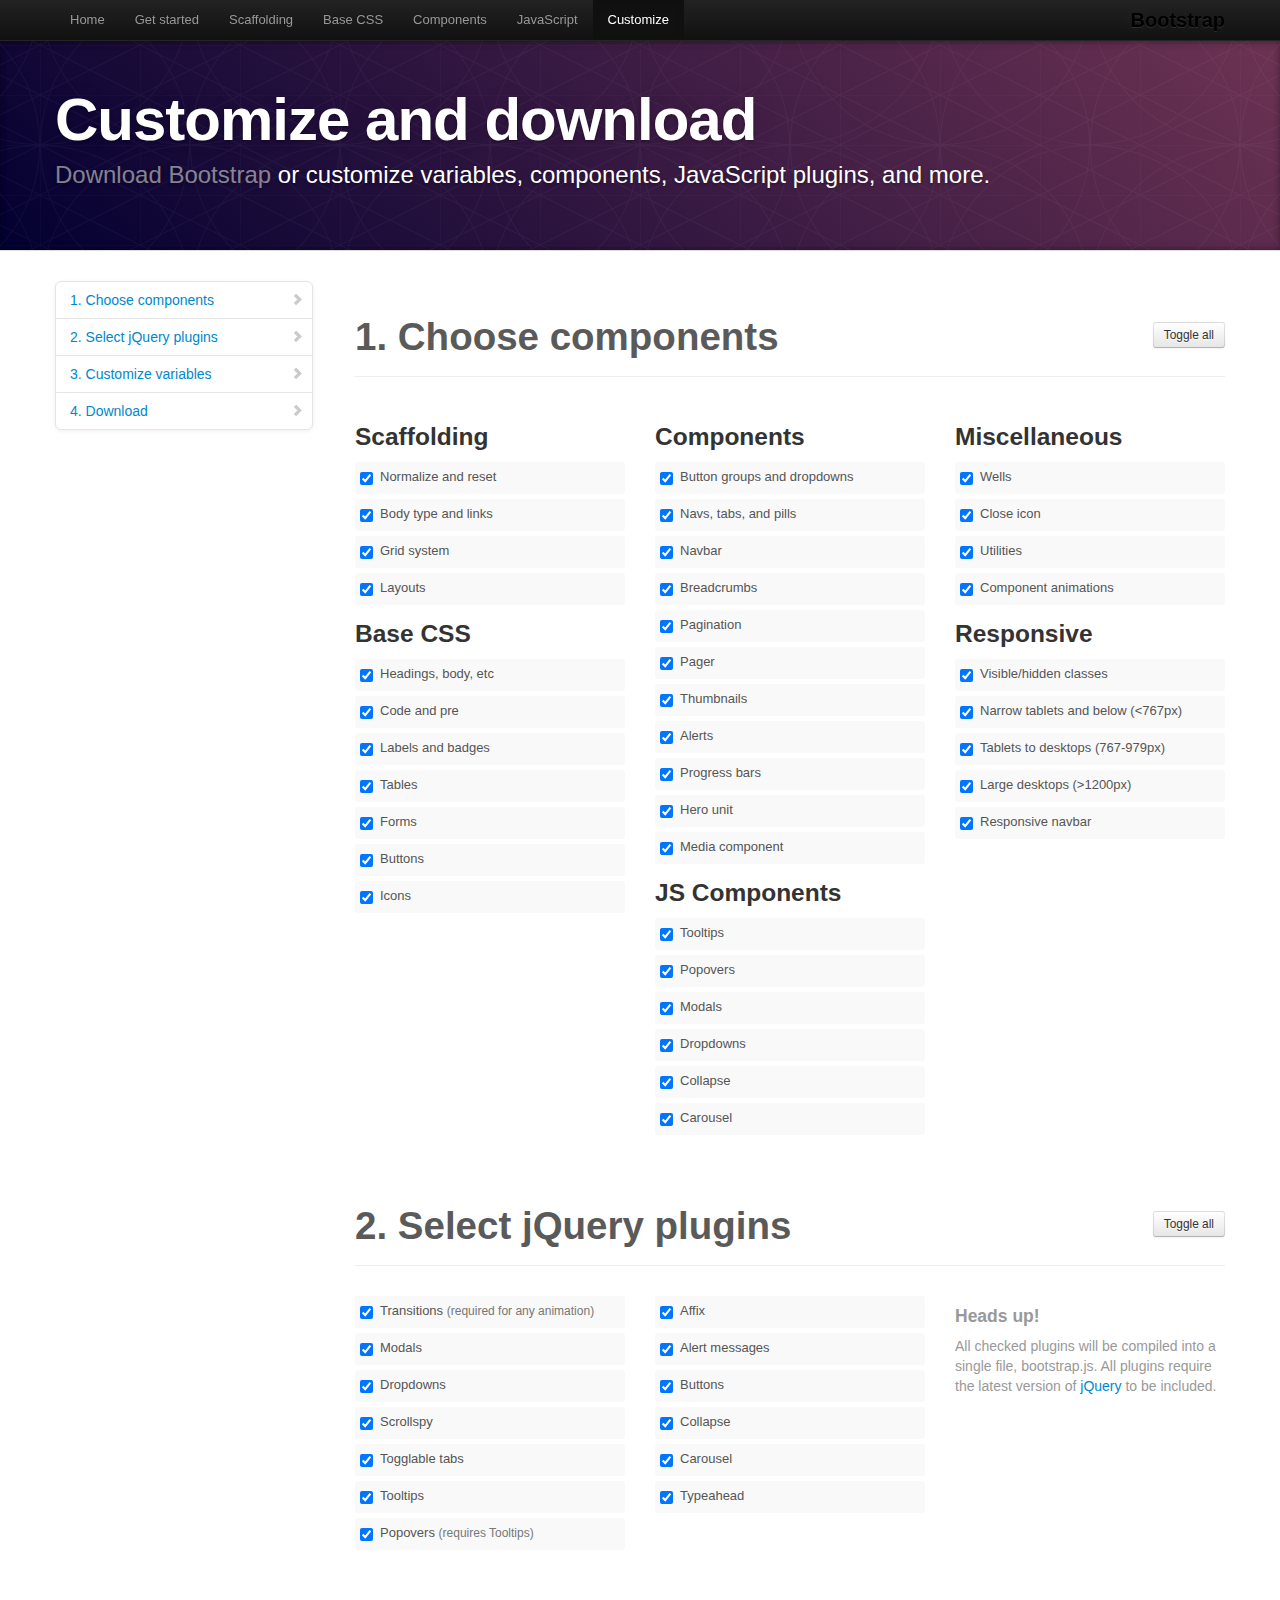
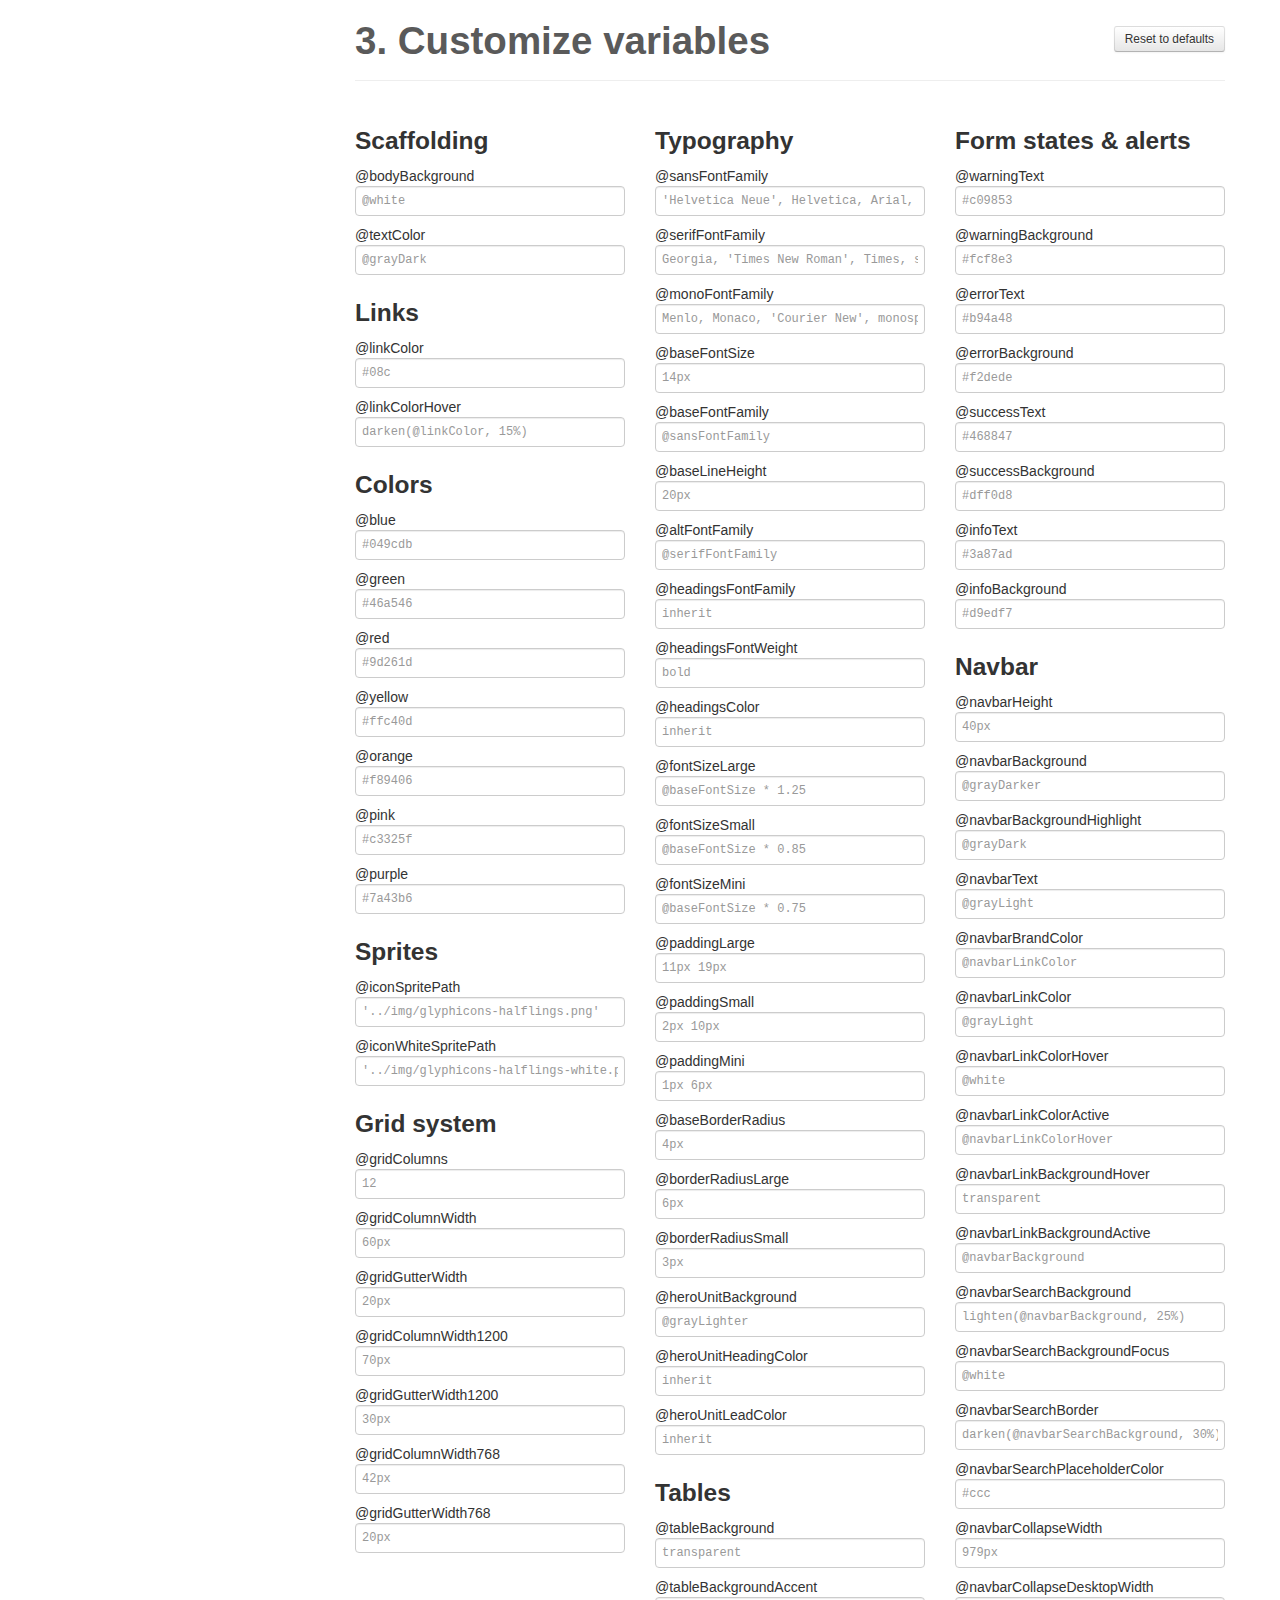
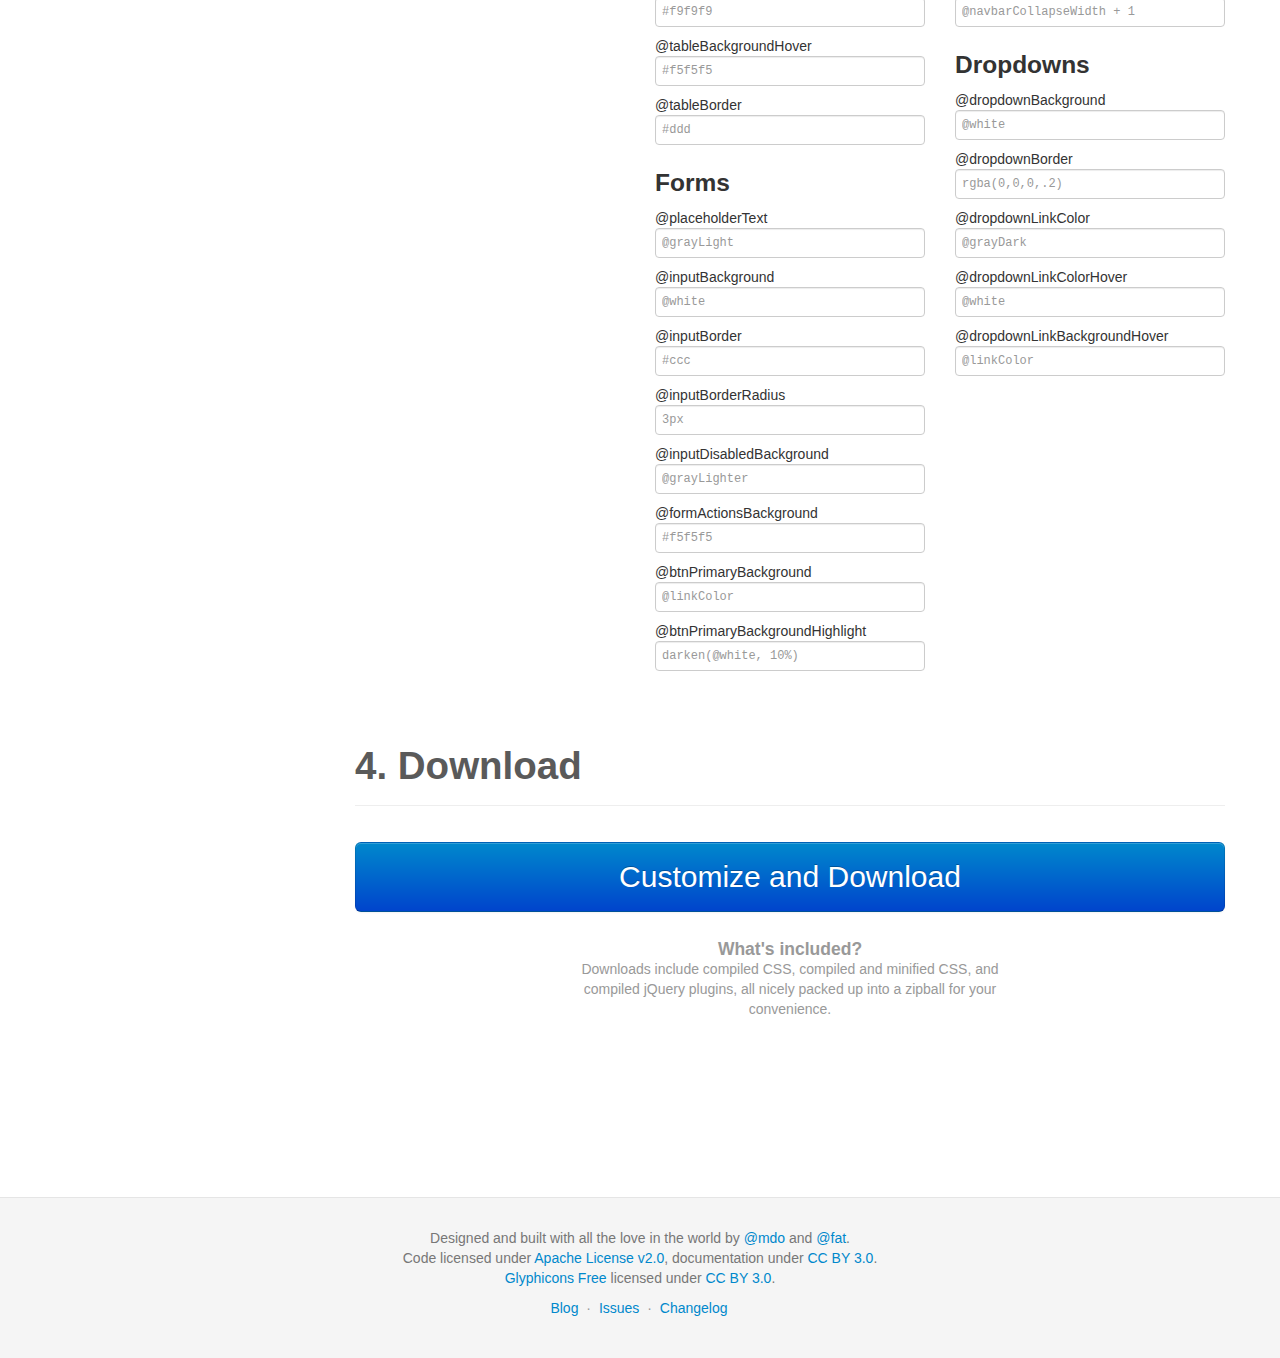
<file: bootstrap/docs/customize.html>
<!DOCTYPE html>
<html lang="en">
  <head>
    <meta charset="utf-8">
    <title>Customize · Bootstrap</title>
    <meta name="viewport" content="width=device-width, initial-scale=1.0">
    <meta name="description" content="">
    <meta name="author" content="">

    <!-- Le styles -->
    <link href="assets/css/bootstrap.css" rel="stylesheet">
    <link href="assets/css/bootstrap-responsive.css" rel="stylesheet">
    <link href="assets/css/docs.css" rel="stylesheet">
    <link href="assets/js/google-code-prettify/prettify.css" rel="stylesheet">

    <!-- Le HTML5 shim, for IE6-8 support of HTML5 elements -->
    <!--[if lt IE 9]>
      <script src="assets/js/html5shiv.js"></script>
    <![endif]-->

    <!-- Le fav and touch icons -->
    <link rel="apple-touch-icon-precomposed" sizes="144x144" href="assets/ico/apple-touch-icon-144-precomposed.png">
    <link rel="apple-touch-icon-precomposed" sizes="114x114" href="assets/ico/apple-touch-icon-114-precomposed.png">
      <link rel="apple-touch-icon-precomposed" sizes="72x72" href="assets/ico/apple-touch-icon-72-precomposed.png">
                    <link rel="apple-touch-icon-precomposed" href="assets/ico/apple-touch-icon-57-precomposed.png">
                                   <link rel="shortcut icon" href="assets/ico/favicon.png">

    <script type="text/javascript">
      var _gaq = _gaq || [];
      _gaq.push(['_setAccount', 'UA-146052-10']);
      _gaq.push(['_trackPageview']);
      (function() {
        var ga = document.createElement('script'); ga.type = 'text/javascript'; ga.async = true;
        ga.src = ('https:' == document.location.protocol ? 'https://ssl' : 'http://www') + '.google-analytics.com/ga.js';
        var s = document.getElementsByTagName('script')[0]; s.parentNode.insertBefore(ga, s);
      })();
    </script>
  </head>

  <body data-spy="scroll" data-target=".bs-docs-sidebar">

    <!-- Navbar
    ================================================== -->
    <div class="navbar navbar-inverse navbar-fixed-top">
      <div class="navbar-inner">
        <div class="container">
          <button type="button" class="btn btn-navbar" data-toggle="collapse" data-target=".nav-collapse">
            <span class="icon-bar"></span>
            <span class="icon-bar"></span>
            <span class="icon-bar"></span>
          </button>
          <a class="brand" href="./index.html">Bootstrap</a>
          <div class="nav-collapse collapse">
            <ul class="nav">
              <li class="">
                <a href="./index.html">Home</a>
              </li>
              <li class="">
                <a href="./getting-started.html">Get started</a>
              </li>
              <li class="">
                <a href="./scaffolding.html">Scaffolding</a>
              </li>
              <li class="">
                <a href="./base-css.html">Base CSS</a>
              </li>
              <li class="">
                <a href="./components.html">Components</a>
              </li>
              <li class="">
                <a href="./javascript.html">JavaScript</a>
              </li>
              <li class="active">
                <a href="./customize.html">Customize</a>
              </li>
            </ul>
          </div>
        </div>
      </div>
    </div>

<!-- Masthead
================================================== -->
<header class="jumbotron subhead" id="overview">
  <div class="container">
    <h1>Customize and download</h1>
    <p class="lead"><a href="https://github.com/twitter/bootstrap/archive/v2.3.2.zip">Download Bootstrap</a> or customize variables, components, JavaScript plugins, and more.</p>
  </div>
</header>


  <div class="container">

    <!-- Docs nav
    ================================================== -->
    <div class="row">
      <div class="span3 bs-docs-sidebar">
        <ul class="nav nav-list bs-docs-sidenav">
          <li><a href="#components"><i class="icon-chevron-right"></i> 1. Choose components</a></li>
          <li><a href="#plugins"><i class="icon-chevron-right"></i> 2. Select jQuery plugins</a></li>
          <li><a href="#variables"><i class="icon-chevron-right"></i> 3. Customize variables</a></li>
          <li><a href="#download"><i class="icon-chevron-right"></i> 4. Download</a></li>
        </ul>
      </div>
      <div class="span9">


        <!-- Customize form
        ================================================== -->
        <form>
          <section class="download" id="components">
            <div class="page-header">
              <a class="btn btn-small pull-right toggle-all" href="#">Toggle all</a>
              <h1>
                1. Choose components
              </h1>
            </div>
            <div class="row download-builder">
              <div class="span3">
                <h3>Scaffolding</h3>
                <label class="checkbox"><input checked="checked" type="checkbox" value="reset.less"> Normalize and reset</label>
                <label class="checkbox"><input checked="checked" type="checkbox" value="scaffolding.less"> Body type and links</label>
                <label class="checkbox"><input checked="checked" type="checkbox" value="grid.less"> Grid system</label>
                <label class="checkbox"><input checked="checked" type="checkbox" value="layouts.less"> Layouts</label>
                <h3>Base CSS</h3>
                <label class="checkbox"><input checked="checked" type="checkbox" value="type.less"> Headings, body, etc</label>
                <label class="checkbox"><input checked="checked" type="checkbox" value="code.less"> Code and pre</label>
                <label class="checkbox"><input checked="checked" type="checkbox" value="labels-badges.less"> Labels and badges</label>
                <label class="checkbox"><input checked="checked" type="checkbox" value="tables.less"> Tables</label>
                <label class="checkbox"><input checked="checked" type="checkbox" value="forms.less"> Forms</label>
                <label class="checkbox"><input checked="checked" type="checkbox" value="buttons.less"> Buttons</label>
                <label class="checkbox"><input checked="checked" type="checkbox" value="sprites.less"> Icons</label>
              </div><!-- /span -->
              <div class="span3">
                <h3>Components</h3>
                <label class="checkbox"><input checked="checked" type="checkbox" value="button-groups.less"> Button groups and dropdowns</label>
                <label class="checkbox"><input checked="checked" type="checkbox" value="navs.less"> Navs, tabs, and pills</label>
                <label class="checkbox"><input checked="checked" type="checkbox" value="navbar.less"> Navbar</label>
                <label class="checkbox"><input checked="checked" type="checkbox" value="breadcrumbs.less"> Breadcrumbs</label>
                <label class="checkbox"><input checked="checked" type="checkbox" value="pagination.less"> Pagination</label>
                <label class="checkbox"><input checked="checked" type="checkbox" value="pager.less"> Pager</label>
                <label class="checkbox"><input checked="checked" type="checkbox" value="thumbnails.less"> Thumbnails</label>
                <label class="checkbox"><input checked="checked" type="checkbox" value="alerts.less"> Alerts</label>
                <label class="checkbox"><input checked="checked" type="checkbox" value="progress-bars.less"> Progress bars</label>
                <label class="checkbox"><input checked="checked" type="checkbox" value="hero-unit.less"> Hero unit</label>
                <label class="checkbox"><input checked="checked" type="checkbox" value="media.less"> Media component</label>
                <h3>JS Components</h3>
                <label class="checkbox"><input checked="checked" type="checkbox" value="tooltip.less"> Tooltips</label>
                <label class="checkbox"><input checked="checked" type="checkbox" value="popovers.less"> Popovers</label>
                <label class="checkbox"><input checked="checked" type="checkbox" value="modals.less"> Modals</label>
                <label class="checkbox"><input checked="checked" type="checkbox" value="dropdowns.less"> Dropdowns</label>
                <label class="checkbox"><input checked="checked" type="checkbox" value="accordion.less"> Collapse</label>
                <label class="checkbox"><input checked="checked" type="checkbox" value="carousel.less"> Carousel</label>
              </div><!-- /span -->
              <div class="span3">
                <h3>Miscellaneous</h3>
                <label class="checkbox"><input checked="checked" type="checkbox" value="wells.less"> Wells</label>
                <label class="checkbox"><input checked="checked" type="checkbox" value="close.less"> Close icon</label>
                <label class="checkbox"><input checked="checked" type="checkbox" value="utilities.less"> Utilities</label>
                <label class="checkbox"><input checked="checked" type="checkbox" value="component-animations.less"> Component animations</label>
                <h3>Responsive</h3>
                <label class="checkbox"><input checked="checked" type="checkbox" value="responsive-utilities.less"> Visible/hidden classes</label>
                <label class="checkbox"><input checked="checked" type="checkbox" value="responsive-767px-max.less"> Narrow tablets and below (<767px)</label>
                <label class="checkbox"><input checked="checked" type="checkbox" value="responsive-768px-979px.less"> Tablets to desktops (767-979px)</label>
                <label class="checkbox"><input checked="checked" type="checkbox" value="responsive-1200px-min.less"> Large desktops (>1200px)</label>
                <label class="checkbox"><input checked="checked" type="checkbox" value="responsive-navbar.less"> Responsive navbar</label>
              </div><!-- /span -->
            </div><!-- /row -->
          </section>

          <section class="download" id="plugins">
            <div class="page-header">
              <a class="btn btn-small pull-right toggle-all" href="#">Toggle all</a>
              <h1>
                2. Select jQuery plugins
              </h1>
            </div>
            <div class="row download-builder">
              <div class="span3">
                <label class="checkbox">
                  <input type="checkbox" checked="true" value="bootstrap-transition.js">
                  Transitions <small>(required for any animation)</small>
                </label>
                <label class="checkbox">
                  <input type="checkbox" checked="true" value="bootstrap-modal.js">
                  Modals
                </label>
                <label class="checkbox">
                  <input type="checkbox" checked="true" value="bootstrap-dropdown.js">
                  Dropdowns
                </label>
                <label class="checkbox">
                  <input type="checkbox" checked="true" value="bootstrap-scrollspy.js">
                  Scrollspy
                </label>
                <label class="checkbox">
                  <input type="checkbox" checked="true" value="bootstrap-tab.js">
                  Togglable tabs
                </label>
                <label class="checkbox">
                  <input type="checkbox" checked="true" value="bootstrap-tooltip.js">
                  Tooltips
                </label>
                <label class="checkbox">
                  <input type="checkbox" checked="true" value="bootstrap-popover.js">
                  Popovers <small>(requires Tooltips)</small>
                </label>
              </div><!-- /span -->
              <div class="span3">
                <label class="checkbox">
                  <input type="checkbox" checked="true" value="bootstrap-affix.js">
                  Affix
                </label>
                <label class="checkbox">
                  <input type="checkbox" checked="true" value="bootstrap-alert.js">
                  Alert messages
                </label>
                <label class="checkbox">
                  <input type="checkbox" checked="true" value="bootstrap-button.js">
                  Buttons
                </label>
                <label class="checkbox">
                  <input type="checkbox" checked="true" value="bootstrap-collapse.js">
                  Collapse
                </label>
                <label class="checkbox">
                  <input type="checkbox" checked="true" value="bootstrap-carousel.js">
                  Carousel
                </label>
                <label class="checkbox">
                  <input type="checkbox" checked="true" value="bootstrap-typeahead.js">
                  Typeahead
                </label>
              </div><!-- /span -->
              <div class="span3">
                <h4 class="muted">Heads up!</h4>
                <p class="muted">All checked plugins will be compiled into a single file, bootstrap.js. All plugins require the latest version of <a href="http://jquery.com/" target="_blank">jQuery</a> to be included.</p>
              </div><!-- /span -->
            </div><!-- /row -->
          </section>


          <section class="download" id="variables">
            <div class="page-header">
              <a class="btn btn-small pull-right toggle-all" href="#">Reset to defaults</a>
              <h1>
                3. Customize variables
              </h1>
            </div>
            <div class="row download-builder">
              <div class="span3">
                <h3>Scaffolding</h3>
                <label>@bodyBackground</label>
                <input type="text" class="span3" placeholder="@white">
                <label>@textColor</label>
                <input type="text" class="span3" placeholder="@grayDark">

                <h3>Links</h3>
                <label>@linkColor</label>
                <input type="text" class="span3" placeholder="#08c">
                <label>@linkColorHover</label>
                <input type="text" class="span3" placeholder="darken(@linkColor, 15%)">
                <h3>Colors</h3>
                <label>@blue</label>
                <input type="text" class="span3" placeholder="#049cdb">
                <label>@green</label>
                <input type="text" class="span3" placeholder="#46a546">
                <label>@red</label>
                <input type="text" class="span3" placeholder="#9d261d">
                <label>@yellow</label>
                <input type="text" class="span3" placeholder="#ffc40d">
                <label>@orange</label>
                <input type="text" class="span3" placeholder="#f89406">
                <label>@pink</label>
                <input type="text" class="span3" placeholder="#c3325f">
                <label>@purple</label>
                <input type="text" class="span3" placeholder="#7a43b6">

                <h3>Sprites</h3>
                <label>@iconSpritePath</label>
                <input type="text" class="span3" placeholder="'../img/glyphicons-halflings.png'">
                <label>@iconWhiteSpritePath</label>
                <input type="text" class="span3" placeholder="'../img/glyphicons-halflings-white.png'">

                <h3>Grid system</h3>
                <label>@gridColumns</label>
                <input type="text" class="span3" placeholder="12">
                <label>@gridColumnWidth</label>
                <input type="text" class="span3" placeholder="60px">
                <label>@gridGutterWidth</label>
                <input type="text" class="span3" placeholder="20px">
                <label>@gridColumnWidth1200</label>
                <input type="text" class="span3" placeholder="70px">
                <label>@gridGutterWidth1200</label>
                <input type="text" class="span3" placeholder="30px">
                <label>@gridColumnWidth768</label>
                <input type="text" class="span3" placeholder="42px">
                <label>@gridGutterWidth768</label>
                <input type="text" class="span3" placeholder="20px">

              </div><!-- /span -->
              <div class="span3">

                <h3>Typography</h3>
                <label>@sansFontFamily</label>
                <input type="text" class="span3" placeholder="'Helvetica Neue', Helvetica, Arial, sans-serif">
                <label>@serifFontFamily</label>
                <input type="text" class="span3" placeholder="Georgia, 'Times New Roman', Times, serif">
                <label>@monoFontFamily</label>
                <input type="text" class="span3" placeholder="Menlo, Monaco, 'Courier New', monospace">

                <label>@baseFontSize</label>
                <input type="text" class="span3" placeholder="14px">
                <label>@baseFontFamily</label>
                <input type="text" class="span3" placeholder="@sansFontFamily">
                <label>@baseLineHeight</label>
                <input type="text" class="span3" placeholder="20px">

                <label>@altFontFamily</label>
                <input type="text" class="span3" placeholder="@serifFontFamily">
                <label>@headingsFontFamily</label>
                <input type="text" class="span3" placeholder="inherit">
                <label>@headingsFontWeight</label>
                <input type="text" class="span3" placeholder="bold">
                <label>@headingsColor</label>
                <input type="text" class="span3" placeholder="inherit">

                <label>@fontSizeLarge</label>
                <input type="text" class="span3" placeholder="@baseFontSize * 1.25">
                <label>@fontSizeSmall</label>
                <input type="text" class="span3" placeholder="@baseFontSize * 0.85">
                <label>@fontSizeMini</label>
                <input type="text" class="span3" placeholder="@baseFontSize * 0.75">

                <label>@paddingLarge</label>
                <input type="text" class="span3" placeholder="11px 19px">
                <label>@paddingSmall</label>
                <input type="text" class="span3" placeholder="2px 10px">
                <label>@paddingMini</label>
                <input type="text" class="span3" placeholder="1px 6px">

                <label>@baseBorderRadius</label>
                <input type="text" class="span3" placeholder="4px">
                <label>@borderRadiusLarge</label>
                <input type="text" class="span3" placeholder="6px">
                <label>@borderRadiusSmall</label>
                <input type="text" class="span3" placeholder="3px">

                <label>@heroUnitBackground</label>
                <input type="text" class="span3" placeholder="@grayLighter">
                <label>@heroUnitHeadingColor</label>
                <input type="text" class="span3" placeholder="inherit">
                <label>@heroUnitLeadColor</label>
                <input type="text" class="span3" placeholder="inherit">

                <h3>Tables</h3>
                <label>@tableBackground</label>
                <input type="text" class="span3" placeholder="transparent">
                <label>@tableBackgroundAccent</label>
                <input type="text" class="span3" placeholder="#f9f9f9">
                <label>@tableBackgroundHover</label>
                <input type="text" class="span3" placeholder="#f5f5f5">
                <label>@tableBorder</label>
                <input type="text" class="span3" placeholder="#ddd">

                <h3>Forms</h3>
                <label>@placeholderText</label>
                <input type="text" class="span3" placeholder="@grayLight">
                <label>@inputBackground</label>
                <input type="text" class="span3" placeholder="@white">
                <label>@inputBorder</label>
                <input type="text" class="span3" placeholder="#ccc">
                <label>@inputBorderRadius</label>
                <input type="text" class="span3" placeholder="3px">
                <label>@inputDisabledBackground</label>
                <input type="text" class="span3" placeholder="@grayLighter">
                <label>@formActionsBackground</label>
                <input type="text" class="span3" placeholder="#f5f5f5">
                <label>@btnPrimaryBackground</label>
                <input type="text" class="span3" placeholder="@linkColor">
                <label>@btnPrimaryBackgroundHighlight</label>
                <input type="text" class="span3" placeholder="darken(@white, 10%)">

              </div><!-- /span -->
              <div class="span3">

                <h3>Form states &amp; alerts</h3>
                <label>@warningText</label>
                <input type="text" class="span3" placeholder="#c09853">
                <label>@warningBackground</label>
                <input type="text" class="span3" placeholder="#fcf8e3">
                <label>@errorText</label>
                <input type="text" class="span3" placeholder="#b94a48">
                <label>@errorBackground</label>
                <input type="text" class="span3" placeholder="#f2dede">
                <label>@successText</label>
                <input type="text" class="span3" placeholder="#468847">
                <label>@successBackground</label>
                <input type="text" class="span3" placeholder="#dff0d8">
                <label>@infoText</label>
                <input type="text" class="span3" placeholder="#3a87ad">
                <label>@infoBackground</label>
                <input type="text" class="span3" placeholder="#d9edf7">

                <h3>Navbar</h3>
                <label>@navbarHeight</label>
                <input type="text" class="span3" placeholder="40px">
                <label>@navbarBackground</label>
                <input type="text" class="span3" placeholder="@grayDarker">
                <label>@navbarBackgroundHighlight</label>
                <input type="text" class="span3" placeholder="@grayDark">
                <label>@navbarText</label>
                <input type="text" class="span3" placeholder="@grayLight">
                <label>@navbarBrandColor</label>
                <input type="text" class="span3" placeholder="@navbarLinkColor">
                <label>@navbarLinkColor</label>
                <input type="text" class="span3" placeholder="@grayLight">
                <label>@navbarLinkColorHover</label>
                <input type="text" class="span3" placeholder="@white">
                <label>@navbarLinkColorActive</label>
                <input type="text" class="span3" placeholder="@navbarLinkColorHover">
                <label>@navbarLinkBackgroundHover</label>
                <input type="text" class="span3" placeholder="transparent">
                <label>@navbarLinkBackgroundActive</label>
                <input type="text" class="span3" placeholder="@navbarBackground">
                <label>@navbarSearchBackground</label>
                <input type="text" class="span3" placeholder="lighten(@navbarBackground, 25%)">
                <label>@navbarSearchBackgroundFocus</label>
                <input type="text" class="span3" placeholder="@white">
                <label>@navbarSearchBorder</label>
                <input type="text" class="span3" placeholder="darken(@navbarSearchBackground, 30%)">
                <label>@navbarSearchPlaceholderColor</label>
                <input type="text" class="span3" placeholder="#ccc">

                <label>@navbarCollapseWidth</label>
                <input type="text" class="span3" placeholder="979px">
                <label>@navbarCollapseDesktopWidth</label>
                <input type="text" class="span3" placeholder="@navbarCollapseWidth + 1">

                <h3>Dropdowns</h3>
                <label>@dropdownBackground</label>
                <input type="text" class="span3" placeholder="@white">
                <label>@dropdownBorder</label>
                <input type="text" class="span3" placeholder="rgba(0,0,0,.2)">
                <label>@dropdownLinkColor</label>
                <input type="text" class="span3" placeholder="@grayDark">
                <label>@dropdownLinkColorHover</label>
                <input type="text" class="span3" placeholder="@white">
                <label>@dropdownLinkBackgroundHover</label>
                <input type="text" class="span3" placeholder="@linkColor">
              </div><!-- /span -->
            </div><!-- /row -->
          </section>

          <section class="download" id="download">
            <div class="page-header">
              <h1>
                4. Download
              </h1>
            </div>
            <div class="download-btn">
              <a class="btn btn-primary" href="#" onclick="_gaq.push(['_trackEvent', 'Customize', 'Download', 'Customize and Download']);">Customize and Download</a>
              <h4>What's included?</h4>
              <p>Downloads include compiled CSS, compiled and minified CSS, and compiled jQuery plugins, all nicely packed up into a zipball for your convenience.</p>
            </div>
          </section><!-- /download -->
        </form>



      </div>
    </div>

  </div>



    <!-- Footer
    ================================================== -->
    <footer class="footer">
      <div class="container">
        <p>Designed and built with all the love in the world by <a href="http://twitter.com/mdo" target="_blank">@mdo</a> and <a href="http://twitter.com/fat" target="_blank">@fat</a>.</p>
        <p>Code licensed under <a href="http://www.apache.org/licenses/LICENSE-2.0" target="_blank">Apache License v2.0</a>, documentation under <a href="http://creativecommons.org/licenses/by/3.0/">CC BY 3.0</a>.</p>
        <p><a href="http://glyphicons.com">Glyphicons Free</a> licensed under <a href="http://creativecommons.org/licenses/by/3.0/">CC BY 3.0</a>.</p>
        <ul class="footer-links">
          <li><a href="http://blog.getbootstrap.com">Blog</a></li>
          <li class="muted">&middot;</li>
          <li><a href="https://github.com/twbs/bootstrap/issues?state=open">Issues</a></li>
          <li class="muted">&middot;</li>
          <li><a href="https://github.com/twbs/bootstrap/releases">Changelog</a></li>
        </ul>
      </div>
    </footer>



    <!-- Le javascript
    ================================================== -->
    <!-- Placed at the end of the document so the pages load faster -->
    <script type="text/javascript" src="http://platform.twitter.com/widgets.js"></script>
    <script src="assets/js/jquery.js"></script>
    <script src="assets/js/bootstrap-transition.js"></script>
    <script src="assets/js/bootstrap-alert.js"></script>
    <script src="assets/js/bootstrap-modal.js"></script>
    <script src="assets/js/bootstrap-dropdown.js"></script>
    <script src="assets/js/bootstrap-scrollspy.js"></script>
    <script src="assets/js/bootstrap-tab.js"></script>
    <script src="assets/js/bootstrap-tooltip.js"></script>
    <script src="assets/js/bootstrap-popover.js"></script>
    <script src="assets/js/bootstrap-button.js"></script>
    <script src="assets/js/bootstrap-collapse.js"></script>
    <script src="assets/js/bootstrap-carousel.js"></script>
    <script src="assets/js/bootstrap-typeahead.js"></script>
    <script src="assets/js/bootstrap-affix.js"></script>

    <script src="assets/js/holder/holder.js"></script>
    <script src="assets/js/google-code-prettify/prettify.js"></script>

    <script src="assets/js/application.js"></script>


    <!-- Analytics
    ================================================== -->
    <script>
      var _gauges = _gauges || [];
      (function() {
        var t   = document.createElement('script');
        t.type  = 'text/javascript';
        t.async = true;
        t.id    = 'gauges-tracker';
        t.setAttribute('data-site-id', '4f0dc9fef5a1f55508000013');
        t.src = '//secure.gaug.es/track.js';
        var s = document.getElementsByTagName('script')[0];
        s.parentNode.insertBefore(t, s);
      })();
    </script>

  </body>
</html>
</file>
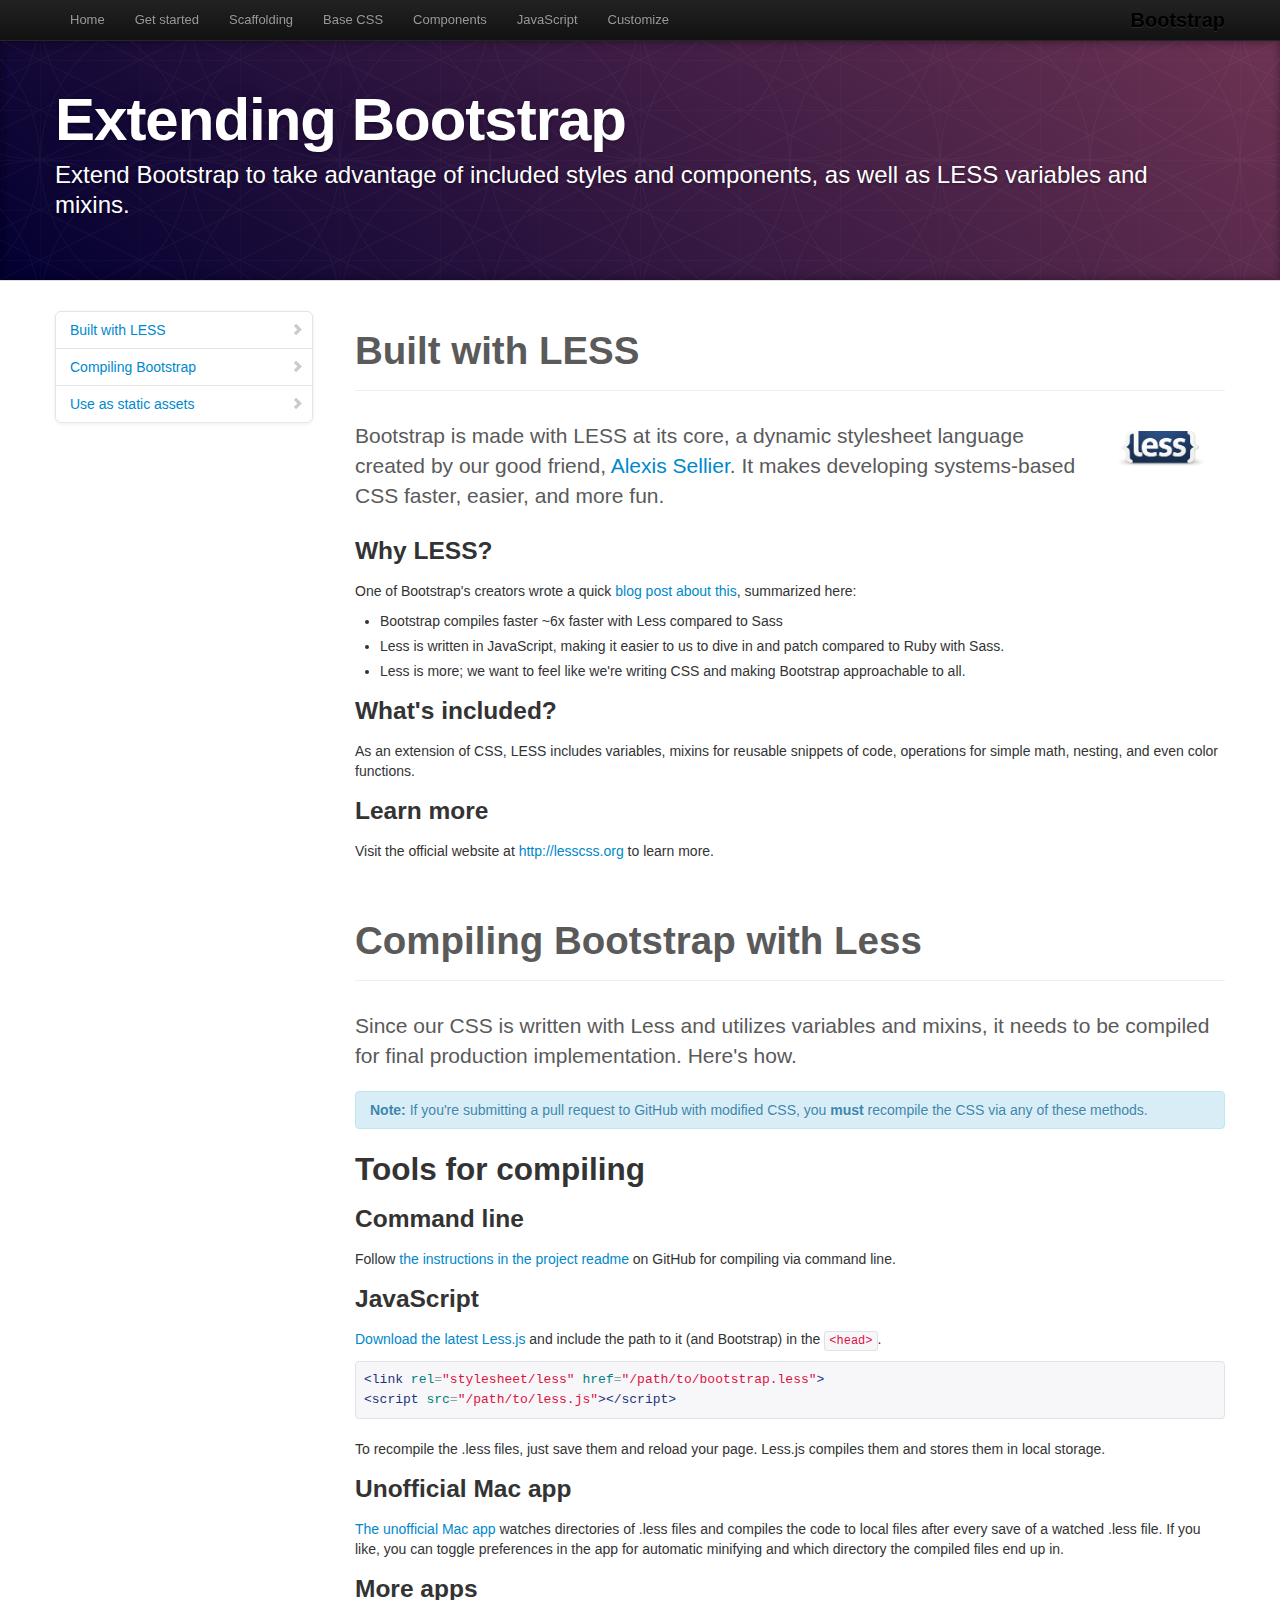
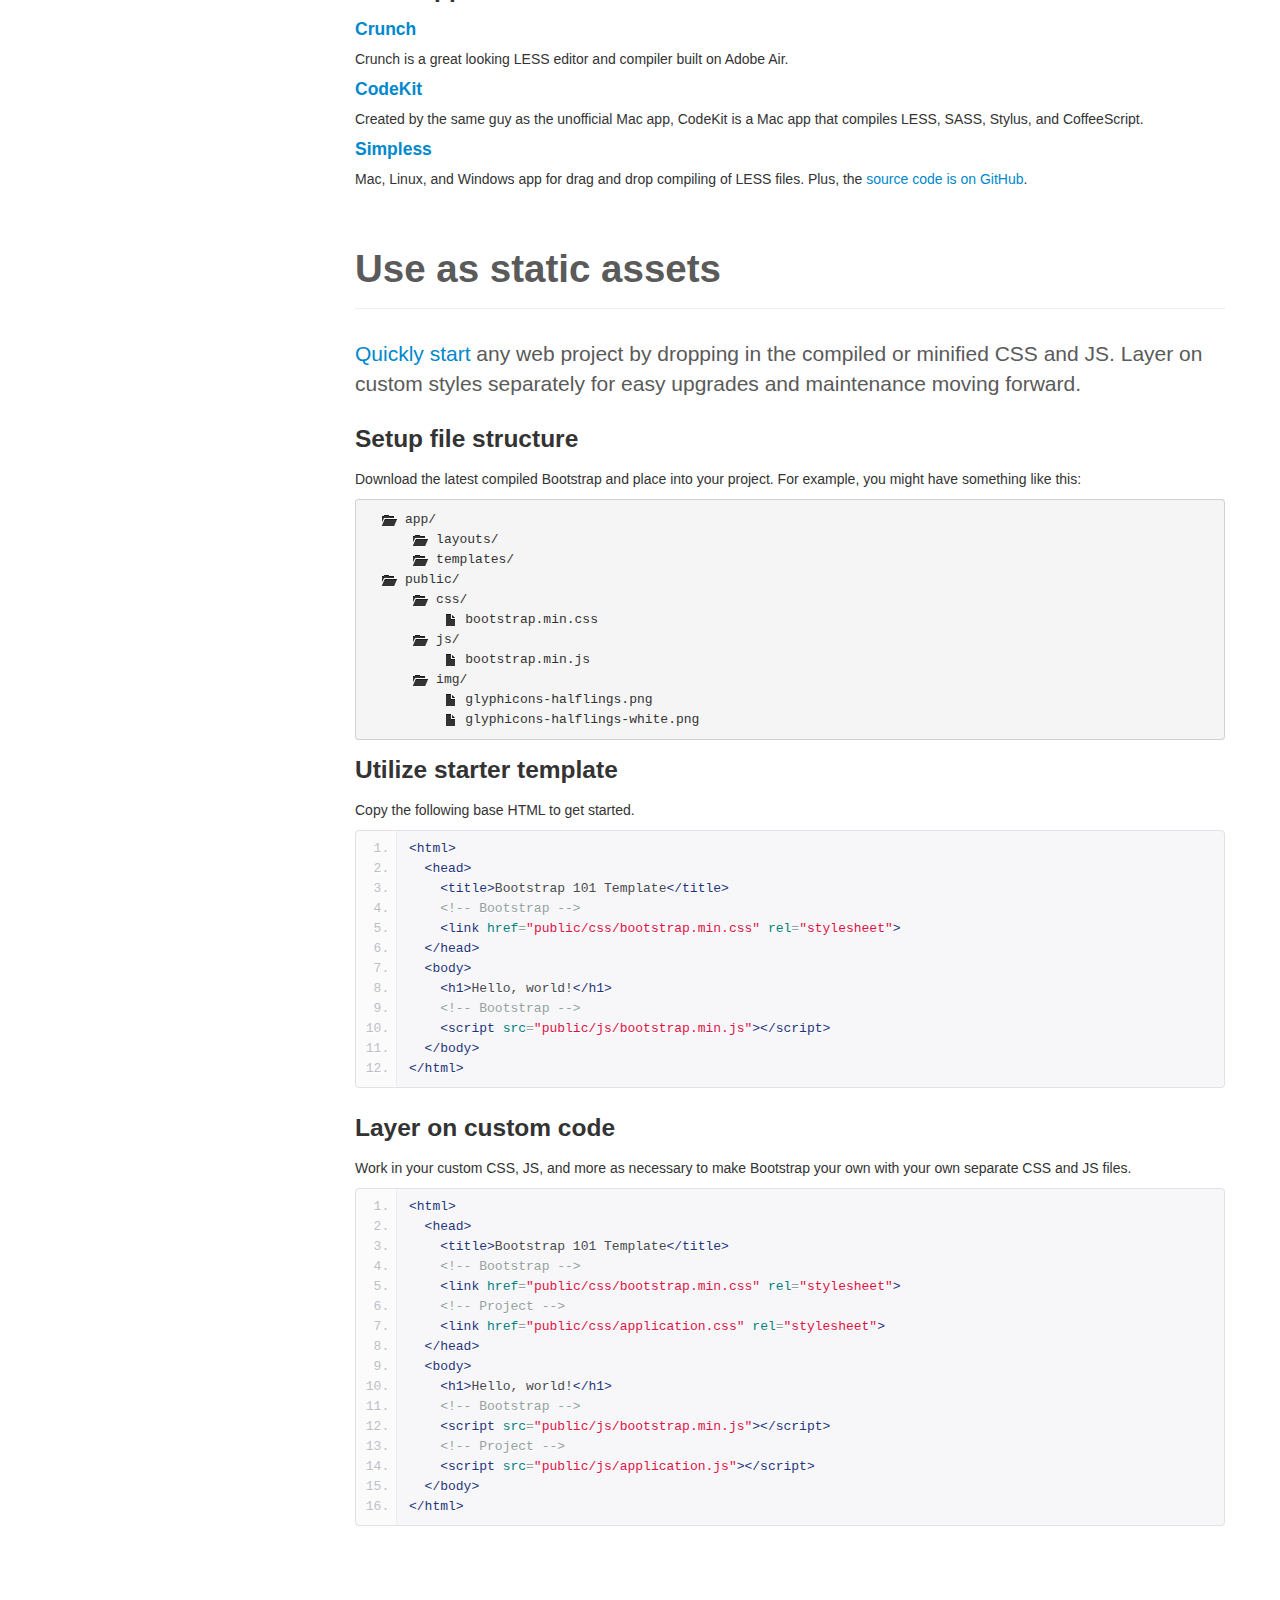
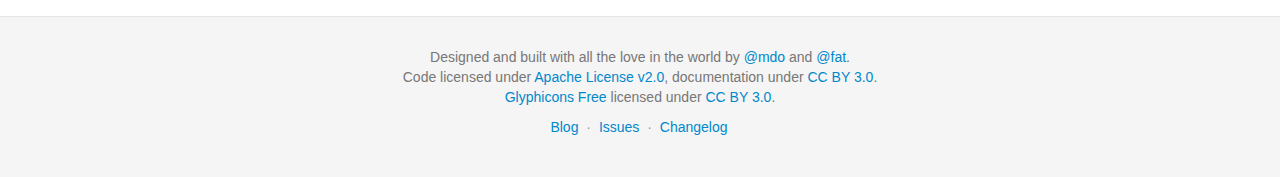
<file: bootstrap/docs/extend.html>
<!DOCTYPE html>
<html lang="en">
  <head>
    <meta charset="utf-8">
    <title>Extend · Bootstrap</title>
    <meta name="viewport" content="width=device-width, initial-scale=1.0">
    <meta name="description" content="">
    <meta name="author" content="">

    <!-- Le styles -->
    <link href="assets/css/bootstrap.css" rel="stylesheet">
    <link href="assets/css/bootstrap-responsive.css" rel="stylesheet">
    <link href="assets/css/docs.css" rel="stylesheet">
    <link href="assets/js/google-code-prettify/prettify.css" rel="stylesheet">

    <!-- Le HTML5 shim, for IE6-8 support of HTML5 elements -->
    <!--[if lt IE 9]>
      <script src="assets/js/html5shiv.js"></script>
    <![endif]-->

    <!-- Le fav and touch icons -->
    <link rel="apple-touch-icon-precomposed" sizes="144x144" href="assets/ico/apple-touch-icon-144-precomposed.png">
    <link rel="apple-touch-icon-precomposed" sizes="114x114" href="assets/ico/apple-touch-icon-114-precomposed.png">
      <link rel="apple-touch-icon-precomposed" sizes="72x72" href="assets/ico/apple-touch-icon-72-precomposed.png">
                    <link rel="apple-touch-icon-precomposed" href="assets/ico/apple-touch-icon-57-precomposed.png">
                                   <link rel="shortcut icon" href="assets/ico/favicon.png">

    <script type="text/javascript">
      var _gaq = _gaq || [];
      _gaq.push(['_setAccount', 'UA-146052-10']);
      _gaq.push(['_trackPageview']);
      (function() {
        var ga = document.createElement('script'); ga.type = 'text/javascript'; ga.async = true;
        ga.src = ('https:' == document.location.protocol ? 'https://ssl' : 'http://www') + '.google-analytics.com/ga.js';
        var s = document.getElementsByTagName('script')[0]; s.parentNode.insertBefore(ga, s);
      })();
    </script>
  </head>

  <body data-spy="scroll" data-target=".bs-docs-sidebar">

    <!-- Navbar
    ================================================== -->
    <div class="navbar navbar-inverse navbar-fixed-top">
      <div class="navbar-inner">
        <div class="container">
          <button type="button" class="btn btn-navbar" data-toggle="collapse" data-target=".nav-collapse">
            <span class="icon-bar"></span>
            <span class="icon-bar"></span>
            <span class="icon-bar"></span>
          </button>
          <a class="brand" href="./index.html">Bootstrap</a>
          <div class="nav-collapse collapse">
            <ul class="nav">
              <li class="">
                <a href="./index.html">Home</a>
              </li>
              <li class="">
                <a href="./getting-started.html">Get started</a>
              </li>
              <li class="">
                <a href="./scaffolding.html">Scaffolding</a>
              </li>
              <li class="">
                <a href="./base-css.html">Base CSS</a>
              </li>
              <li class="">
                <a href="./components.html">Components</a>
              </li>
              <li class="">
                <a href="./javascript.html">JavaScript</a>
              </li>
              <li class="">
                <a href="./customize.html">Customize</a>
              </li>
            </ul>
          </div>
        </div>
      </div>
    </div>

<!-- Subhead
================================================== -->
<header class="jumbotron subhead" id="overview">
  <div class="container">
    <h1>Extending Bootstrap</h1>
    <p class="lead">Extend Bootstrap to take advantage of included styles and components, as well as LESS variables and mixins.</p>
  <div>
</header>

  <div class="container">

    <!-- Docs nav
    ================================================== -->
    <div class="row">
      <div class="span3 bs-docs-sidebar">
        <ul class="nav nav-list bs-docs-sidenav">
          <li><a href="#built-with-less"><i class="icon-chevron-right"></i> Built with LESS</a></li>
          <li><a href="#compiling"><i class="icon-chevron-right"></i> Compiling Bootstrap</a></li>
          <li><a href="#static-assets"><i class="icon-chevron-right"></i> Use as static assets</a></li>
        </ul>
      </div>
      <div class="span9">



        <!-- BUILT WITH LESS
        ================================================== -->
        <section id="built-with-less">
          <div class="page-header">
            <h1>Built with LESS</h1>
          </div>

          <img style="float: right; height: 36px; margin: 10px 20px 20px" src="assets/img/less-logo-large.png" alt="LESS CSS">
          <p class="lead">Bootstrap is made with LESS at its core, a dynamic stylesheet language created by our good friend, <a href="http://cloudhead.io">Alexis Sellier</a>. It makes developing systems-based CSS faster, easier, and more fun.</p>

          <h3>Why LESS?</h3>
          <p>One of Bootstrap's creators wrote a quick <a href="http://www.wordsbyf.at/2012/03/08/why-less/">blog post about this</a>, summarized here:</p>
          <ul>
            <li>Bootstrap compiles faster ~6x faster with Less compared to Sass</li>
            <li>Less is written in JavaScript, making it easier to us to dive in and patch compared to Ruby with Sass.</li>
            <li>Less is more; we want to feel like we're writing CSS and making Bootstrap approachable to all.</li>
          </ul>

          <h3>What's included?</h3>
          <p>As an extension of CSS, LESS includes variables, mixins for reusable snippets of code, operations for simple math, nesting, and even color functions.</p>

          <h3>Learn more</h3>
          <p>Visit the official website at <a href="http://lesscss.org">http://lesscss.org</a> to learn more.</p>
        </section>



        <!-- COMPILING LESS AND BOOTSTRAP
        ================================================== -->
        <section id="compiling">
          <div class="page-header">
            <h1>Compiling Bootstrap with Less</h1>
          </div>

          <p class="lead">Since our CSS is written with Less and utilizes variables and mixins, it needs to be compiled for final production implementation. Here's how.</p>

          <div class="alert alert-info">
            <strong>Note:</strong> If you're submitting a pull request to GitHub with modified CSS, you <strong>must</strong> recompile the CSS via any of these methods.
          </div>

          <h2>Tools for compiling</h2>

          <h3>Command line</h3>
          <p>Follow <a href="https://github.com/twbs/bootstrap#developers">the instructions in the project readme</a> on GitHub for compiling via command line.</p>

          <h3>JavaScript</h3>
          <p><a href="http://lesscss.org/">Download the latest Less.js</a> and include the path to it (and Bootstrap) in the <code>&lt;head&gt;</code>.</p>
<pre class="prettyprint">
&lt;link rel="stylesheet/less" href="/path/to/bootstrap.less"&gt;
&lt;script src="/path/to/less.js"&gt;&lt;/script&gt;
</pre>
          <p>To recompile the .less files, just save them and reload your page. Less.js compiles them and stores them in local storage.</p>

          <h3>Unofficial Mac app</h3>
          <p><a href="http://incident57.com/less/">The unofficial Mac app</a> watches directories of .less files and compiles the code to local files after every save of a watched .less file. If you like, you can toggle preferences in the app for automatic minifying and which directory the compiled files end up in.</p>

          <h3>More apps</h3>
          <h4><a href="http://crunchapp.net/" target="_blank">Crunch</a></h4>
          <p>Crunch is a great looking LESS editor and compiler built on Adobe Air.</p>
          <h4><a href="http://incident57.com/codekit/" target="_blank">CodeKit</a></h4>
          <p>Created by the same guy as the unofficial Mac app, CodeKit is a Mac app that compiles LESS, SASS, Stylus, and CoffeeScript.</p>
          <h4><a href="http://wearekiss.com/simpless" target="_blank">Simpless</a></h4>
          <p>Mac, Linux, and Windows app for drag and drop compiling of LESS files. Plus, the <a href="https://github.com/Paratron/SimpLESS" target="_blank">source code is on GitHub</a>.</p>

        </section>



        <!-- Static assets
        ================================================== -->
        <section id="static-assets">
          <div class="page-header">
            <h1>Use as static assets</h1>
          </div>
          <p class="lead"><a href="./getting-started.html">Quickly start</a> any web project by dropping in the compiled or minified CSS and JS. Layer on custom styles separately for easy upgrades and maintenance moving forward.</p>

          <h3>Setup file structure</h3>
          <p>Download the latest compiled Bootstrap and place into your project. For example, you might have something like this:</p>
<pre>
  <span class="icon-folder-open"></span> app/
      <span class="icon-folder-open"></span> layouts/
      <span class="icon-folder-open"></span> templates/
  <span class="icon-folder-open"></span> public/
      <span class="icon-folder-open"></span> css/
          <span class="icon-file"></span> bootstrap.min.css
      <span class="icon-folder-open"></span> js/
          <span class="icon-file"></span> bootstrap.min.js
      <span class="icon-folder-open"></span> img/
          <span class="icon-file"></span> glyphicons-halflings.png
          <span class="icon-file"></span> glyphicons-halflings-white.png
</pre>

          <h3>Utilize starter template</h3>
          <p>Copy the following base HTML to get started.</p>
<pre class="prettyprint linenums">
&lt;html&gt;
  &lt;head&gt;
    &lt;title&gt;Bootstrap 101 Template&lt;/title&gt;
    &lt;!-- Bootstrap --&gt;
    &lt;link href="public/css/bootstrap.min.css" rel="stylesheet"&gt;
  &lt;/head&gt;
  &lt;body&gt;
    &lt;h1&gt;Hello, world!&lt;/h1&gt;
    &lt;!-- Bootstrap --&gt;
    &lt;script src="public/js/bootstrap.min.js"&gt;&lt;/script&gt;
  &lt;/body&gt;
&lt;/html&gt;
</pre>

          <h3>Layer on custom code</h3>
          <p>Work in your custom CSS, JS, and more as necessary to make Bootstrap your own with your own separate CSS and JS files.</p>
<pre class="prettyprint linenums">
&lt;html&gt;
  &lt;head&gt;
    &lt;title&gt;Bootstrap 101 Template&lt;/title&gt;
    &lt;!-- Bootstrap --&gt;
    &lt;link href="public/css/bootstrap.min.css" rel="stylesheet"&gt;
    &lt;!-- Project --&gt;
    &lt;link href="public/css/application.css" rel="stylesheet"&gt;
  &lt;/head&gt;
  &lt;body&gt;
    &lt;h1&gt;Hello, world!&lt;/h1&gt;
    &lt;!-- Bootstrap --&gt;
    &lt;script src="public/js/bootstrap.min.js"&gt;&lt;/script&gt;
    &lt;!-- Project --&gt;
    &lt;script src="public/js/application.js"&gt;&lt;/script&gt;
  &lt;/body&gt;
&lt;/html&gt;
</pre>

        </section>

      </div>
    </div>

  </div>



    <!-- Footer
    ================================================== -->
    <footer class="footer">
      <div class="container">
        <p>Designed and built with all the love in the world by <a href="http://twitter.com/mdo" target="_blank">@mdo</a> and <a href="http://twitter.com/fat" target="_blank">@fat</a>.</p>
        <p>Code licensed under <a href="http://www.apache.org/licenses/LICENSE-2.0" target="_blank">Apache License v2.0</a>, documentation under <a href="http://creativecommons.org/licenses/by/3.0/">CC BY 3.0</a>.</p>
        <p><a href="http://glyphicons.com">Glyphicons Free</a> licensed under <a href="http://creativecommons.org/licenses/by/3.0/">CC BY 3.0</a>.</p>
        <ul class="footer-links">
          <li><a href="http://blog.getbootstrap.com">Blog</a></li>
          <li class="muted">&middot;</li>
          <li><a href="https://github.com/twbs/bootstrap/issues?state=open">Issues</a></li>
          <li class="muted">&middot;</li>
          <li><a href="https://github.com/twbs/bootstrap/releases">Changelog</a></li>
        </ul>
      </div>
    </footer>



    <!-- Le javascript
    ================================================== -->
    <!-- Placed at the end of the document so the pages load faster -->
    <script type="text/javascript" src="http://platform.twitter.com/widgets.js"></script>
    <script src="assets/js/jquery.js"></script>
    <script src="assets/js/bootstrap-transition.js"></script>
    <script src="assets/js/bootstrap-alert.js"></script>
    <script src="assets/js/bootstrap-modal.js"></script>
    <script src="assets/js/bootstrap-dropdown.js"></script>
    <script src="assets/js/bootstrap-scrollspy.js"></script>
    <script src="assets/js/bootstrap-tab.js"></script>
    <script src="assets/js/bootstrap-tooltip.js"></script>
    <script src="assets/js/bootstrap-popover.js"></script>
    <script src="assets/js/bootstrap-button.js"></script>
    <script src="assets/js/bootstrap-collapse.js"></script>
    <script src="assets/js/bootstrap-carousel.js"></script>
    <script src="assets/js/bootstrap-typeahead.js"></script>
    <script src="assets/js/bootstrap-affix.js"></script>

    <script src="assets/js/holder/holder.js"></script>
    <script src="assets/js/google-code-prettify/prettify.js"></script>

    <script src="assets/js/application.js"></script>


    <!-- Analytics
    ================================================== -->
    <script>
      var _gauges = _gauges || [];
      (function() {
        var t   = document.createElement('script');
        t.type  = 'text/javascript';
        t.async = true;
        t.id    = 'gauges-tracker';
        t.setAttribute('data-site-id', '4f0dc9fef5a1f55508000013');
        t.src = '//secure.gaug.es/track.js';
        var s = document.getElementsByTagName('script')[0];
        s.parentNode.insertBefore(t, s);
      })();
    </script>

  </body>
</html>
</file>
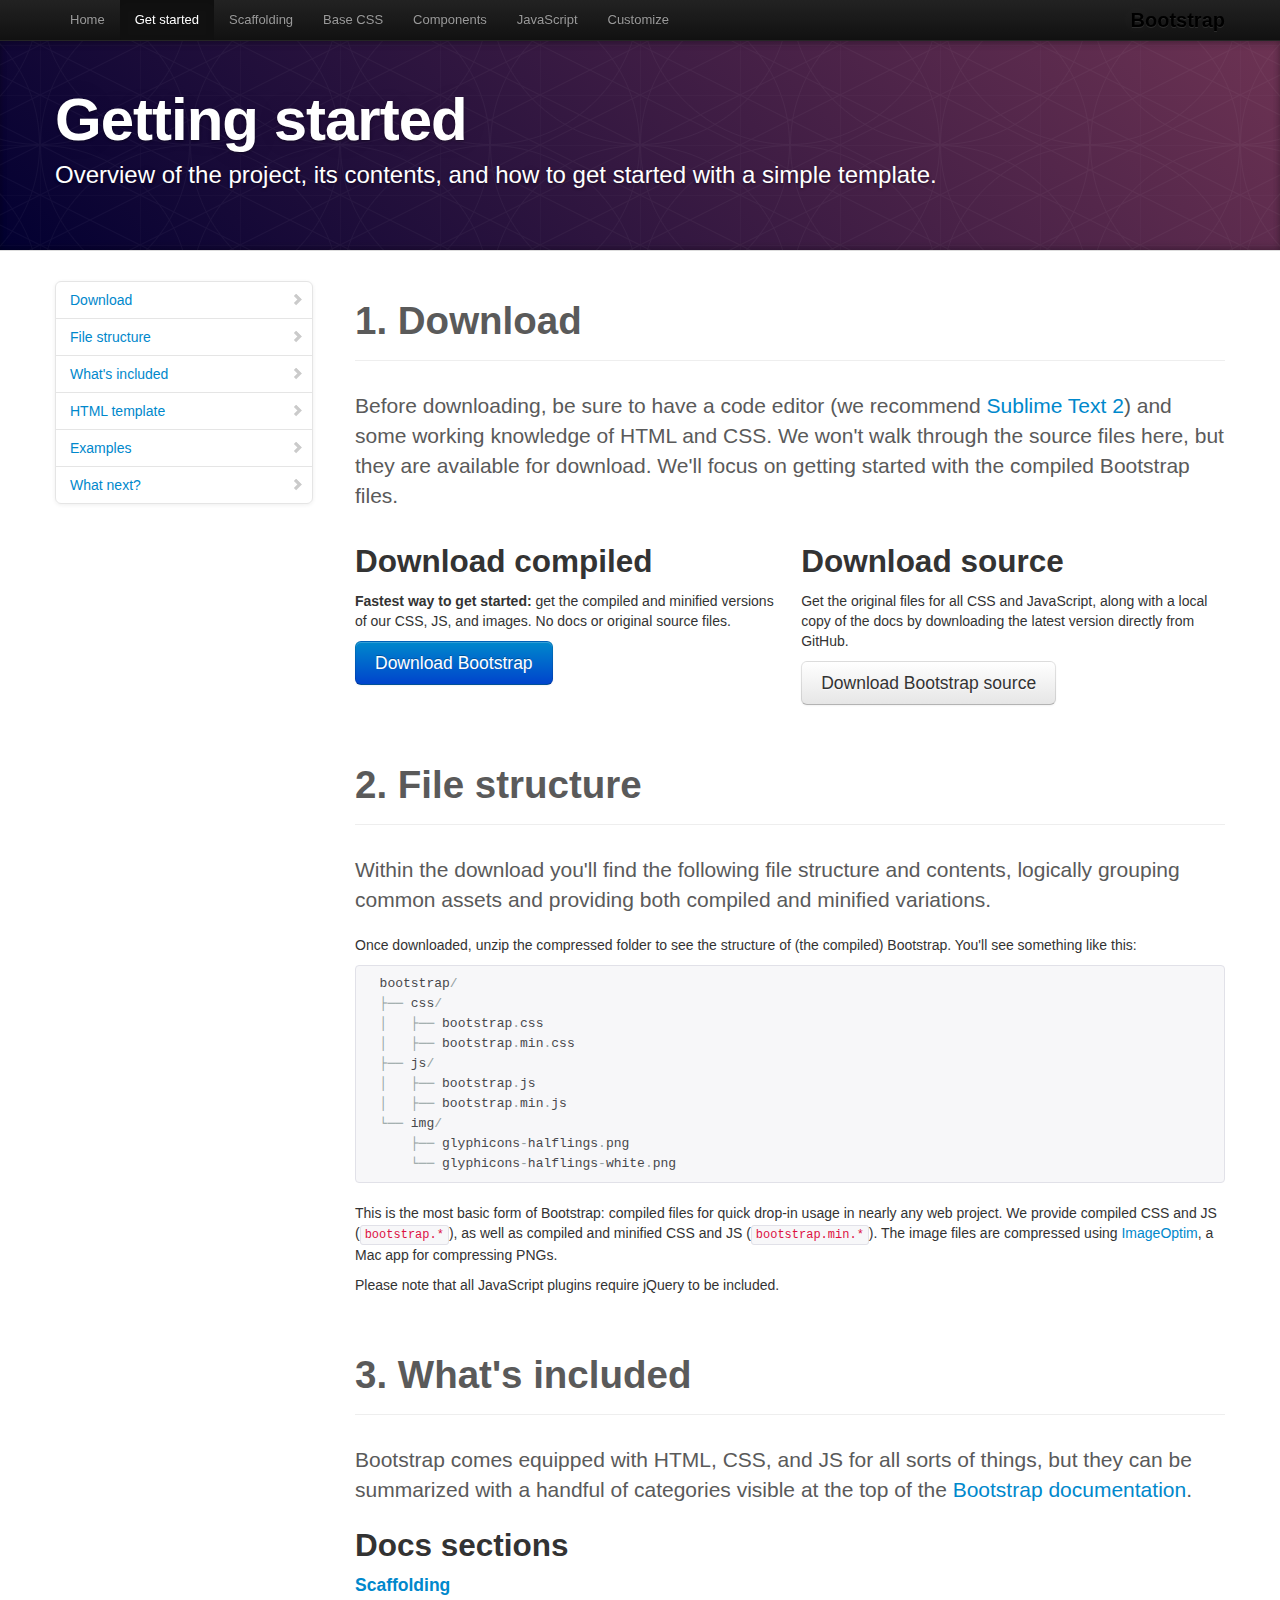
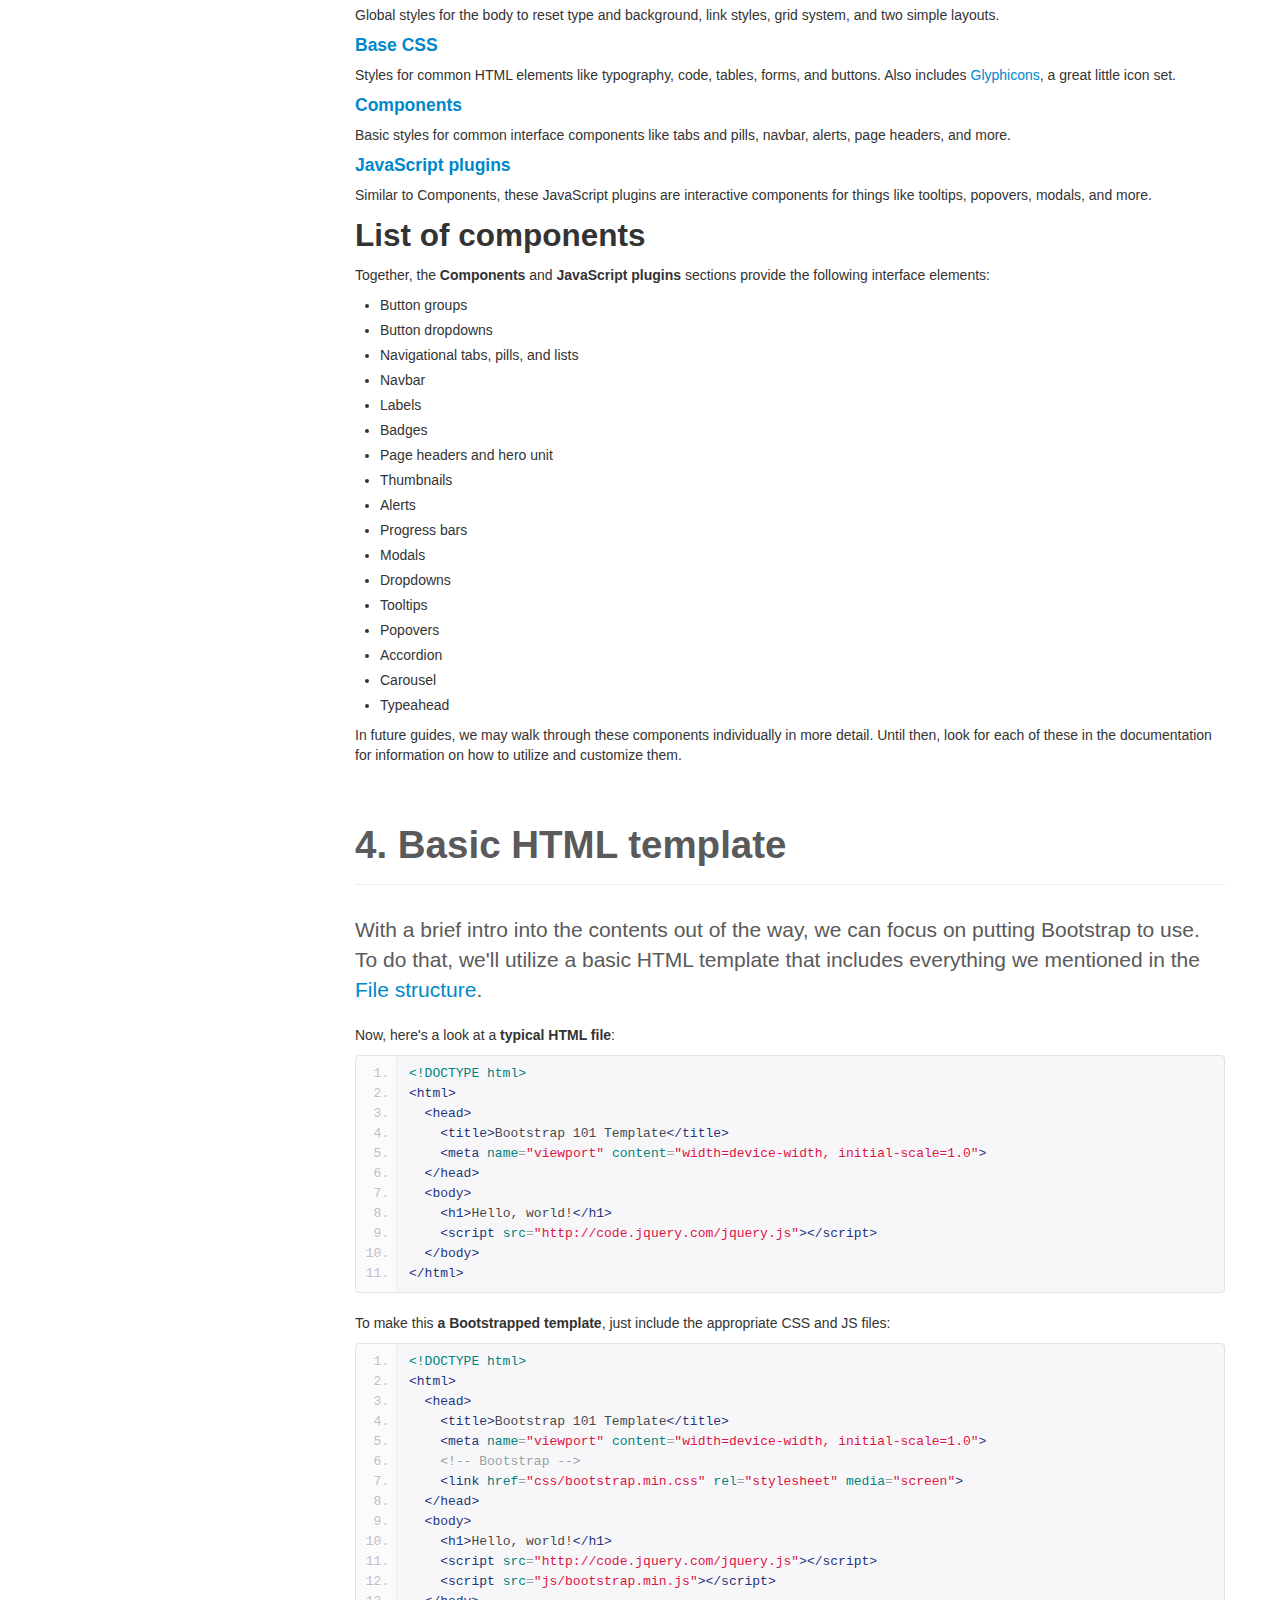
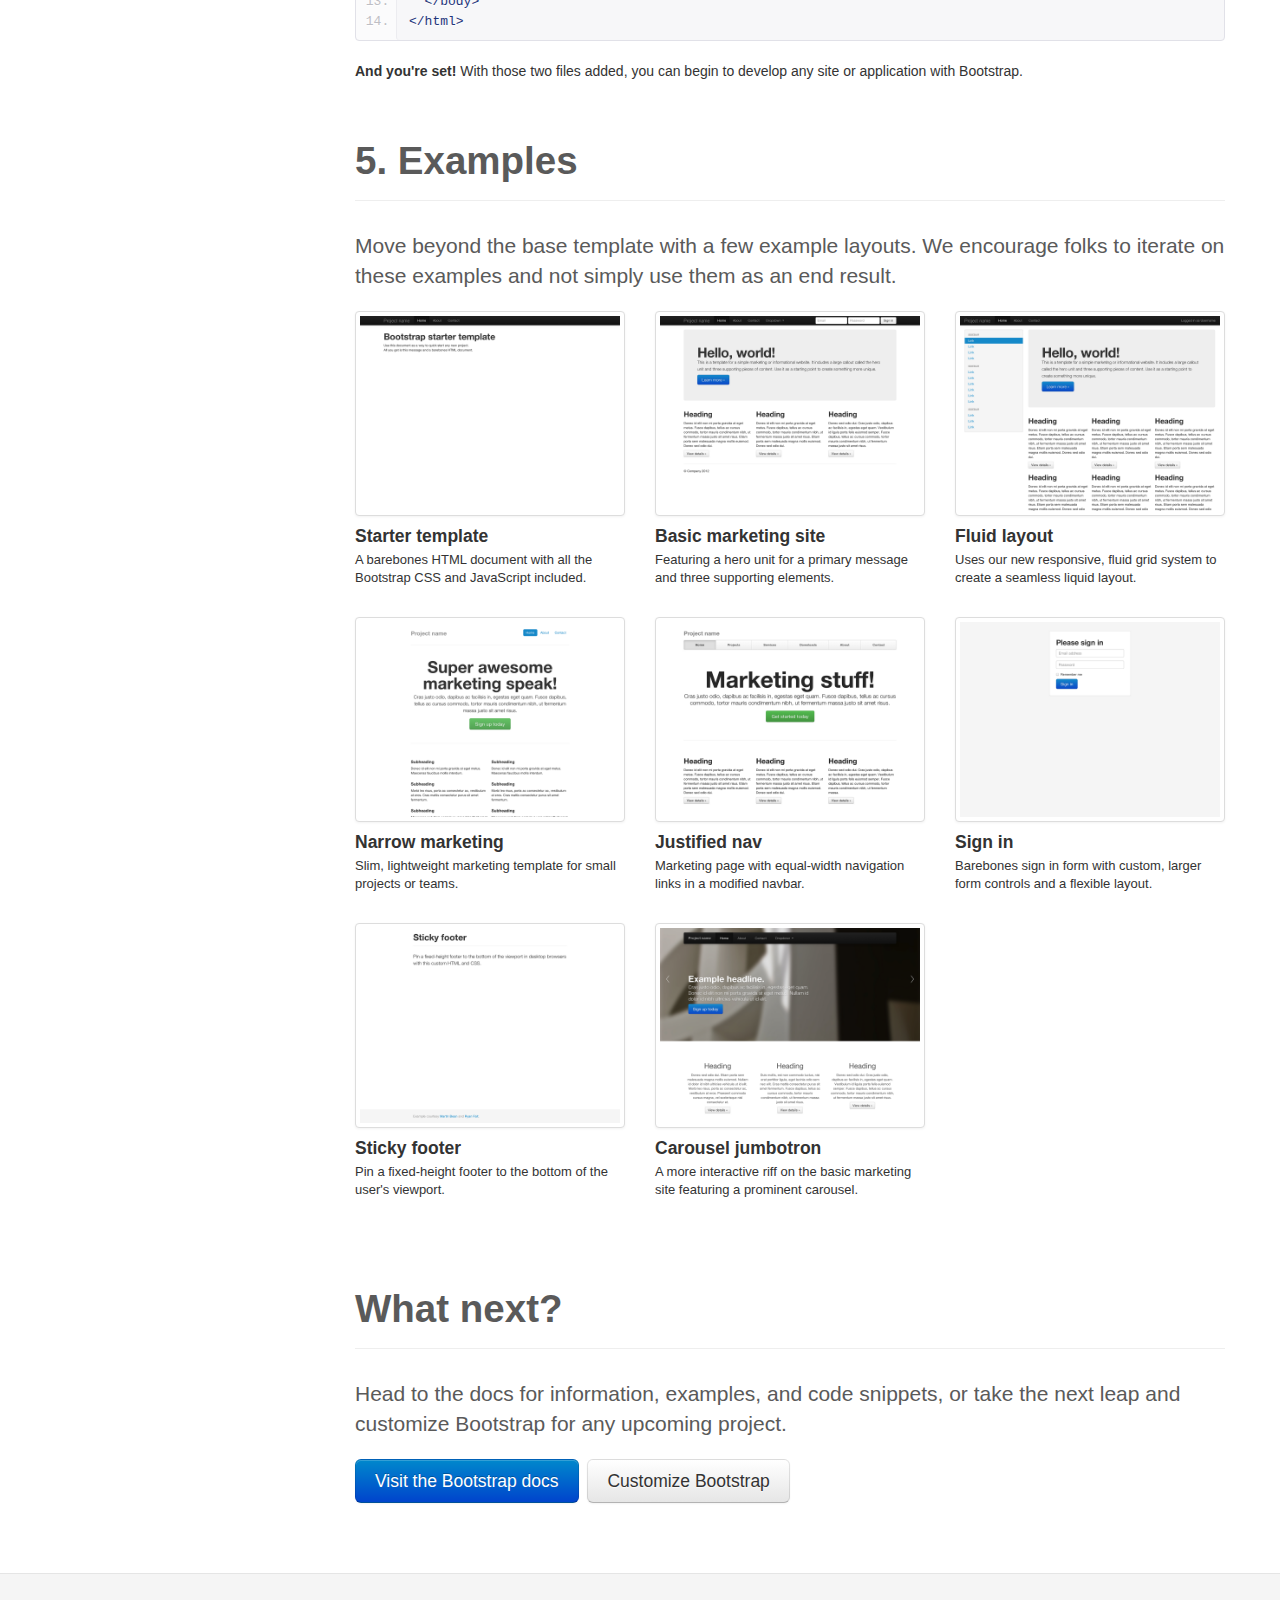
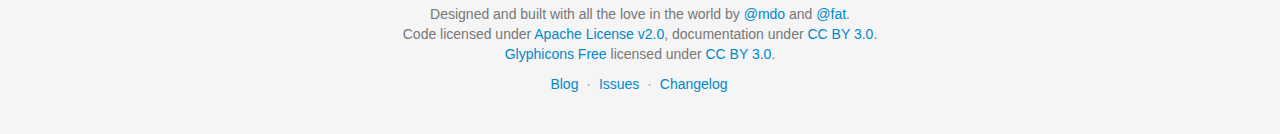
<file: bootstrap/docs/getting-started.html>
<!DOCTYPE html>
<html lang="en">
  <head>
    <meta charset="utf-8">
    <title>Getting · Bootstrap</title>
    <meta name="viewport" content="width=device-width, initial-scale=1.0">
    <meta name="description" content="">
    <meta name="author" content="">

    <!-- Le styles -->
    <link href="assets/css/bootstrap.css" rel="stylesheet">
    <link href="assets/css/bootstrap-responsive.css" rel="stylesheet">
    <link href="assets/css/docs.css" rel="stylesheet">
    <link href="assets/js/google-code-prettify/prettify.css" rel="stylesheet">

    <!-- Le HTML5 shim, for IE6-8 support of HTML5 elements -->
    <!--[if lt IE 9]>
      <script src="assets/js/html5shiv.js"></script>
    <![endif]-->

    <!-- Le fav and touch icons -->
    <link rel="apple-touch-icon-precomposed" sizes="144x144" href="assets/ico/apple-touch-icon-144-precomposed.png">
    <link rel="apple-touch-icon-precomposed" sizes="114x114" href="assets/ico/apple-touch-icon-114-precomposed.png">
      <link rel="apple-touch-icon-precomposed" sizes="72x72" href="assets/ico/apple-touch-icon-72-precomposed.png">
                    <link rel="apple-touch-icon-precomposed" href="assets/ico/apple-touch-icon-57-precomposed.png">
                                   <link rel="shortcut icon" href="assets/ico/favicon.png">

    <script type="text/javascript">
      var _gaq = _gaq || [];
      _gaq.push(['_setAccount', 'UA-146052-10']);
      _gaq.push(['_trackPageview']);
      (function() {
        var ga = document.createElement('script'); ga.type = 'text/javascript'; ga.async = true;
        ga.src = ('https:' == document.location.protocol ? 'https://ssl' : 'http://www') + '.google-analytics.com/ga.js';
        var s = document.getElementsByTagName('script')[0]; s.parentNode.insertBefore(ga, s);
      })();
    </script>
  </head>

  <body data-spy="scroll" data-target=".bs-docs-sidebar">

    <!-- Navbar
    ================================================== -->
    <div class="navbar navbar-inverse navbar-fixed-top">
      <div class="navbar-inner">
        <div class="container">
          <button type="button" class="btn btn-navbar" data-toggle="collapse" data-target=".nav-collapse">
            <span class="icon-bar"></span>
            <span class="icon-bar"></span>
            <span class="icon-bar"></span>
          </button>
          <a class="brand" href="./index.html">Bootstrap</a>
          <div class="nav-collapse collapse">
            <ul class="nav">
              <li class="">
                <a href="./index.html">Home</a>
              </li>
              <li class="active">
                <a href="./getting-started.html">Get started</a>
              </li>
              <li class="">
                <a href="./scaffolding.html">Scaffolding</a>
              </li>
              <li class="">
                <a href="./base-css.html">Base CSS</a>
              </li>
              <li class="">
                <a href="./components.html">Components</a>
              </li>
              <li class="">
                <a href="./javascript.html">JavaScript</a>
              </li>
              <li class="">
                <a href="./customize.html">Customize</a>
              </li>
            </ul>
          </div>
        </div>
      </div>
    </div>

<!-- Subhead
================================================== -->
<header class="jumbotron subhead" id="overview">
  <div class="container">
    <h1>Getting started</h1>
    <p class="lead">Overview of the project, its contents, and how to get started with a simple template.</p>
  </div>
</header>


  <div class="container">

    <!-- Docs nav
    ================================================== -->
    <div class="row">
      <div class="span3 bs-docs-sidebar">
        <ul class="nav nav-list bs-docs-sidenav">
          <li><a href="#download-bootstrap"><i class="icon-chevron-right"></i> Download</a></li>
          <li><a href="#file-structure"><i class="icon-chevron-right"></i> File structure</a></li>
          <li><a href="#contents"><i class="icon-chevron-right"></i> What's included</a></li>
          <li><a href="#html-template"><i class="icon-chevron-right"></i> HTML template</a></li>
          <li><a href="#examples"><i class="icon-chevron-right"></i> Examples</a></li>
          <li><a href="#what-next"><i class="icon-chevron-right"></i> What next?</a></li>
        </ul>
      </div>
      <div class="span9">



        <!-- Download
        ================================================== -->
        <section id="download-bootstrap">
          <div class="page-header">
            <h1>1. Download</h1>
          </div>
          <p class="lead">Before downloading, be sure to have a code editor (we recommend <a href="http://sublimetext.com/2">Sublime Text 2</a>) and some working knowledge of HTML and CSS. We won't walk through the source files here, but they are available for download. We'll focus on getting started with the compiled Bootstrap files.</p>

          <div class="row-fluid">
            <div class="span6">
              <h2>Download compiled</h2>
              <p><strong>Fastest way to get started:</strong> get the compiled and minified versions of our CSS, JS, and images. No docs or original source files.</p>
              <p><a class="btn btn-large btn-primary" href="assets/bootstrap.zip" onclick="_gaq.push(['_trackEvent', 'Getting started', 'Download', 'Download compiled']);">Download Bootstrap</a></p>
            </div>
            <div class="span6">
              <h2>Download source</h2>
              <p>Get the original files for all CSS and JavaScript, along with a local copy of the docs by downloading the latest version directly from GitHub.</p>
              <p><a class="btn btn-large" href="https://github.com/twbs/bootstrap/zipball/master" >Download Bootstrap source</a></p>
            </div>
          </div>
        </section>



        <!-- File structure
        ================================================== -->
        <section id="file-structure">
          <div class="page-header">
            <h1>2. File structure</h1>
          </div>
          <p class="lead">Within the download you'll find the following file structure and contents, logically grouping common assets and providing both compiled and minified variations.</p>
          <p>Once downloaded, unzip the compressed folder to see the structure of (the compiled) Bootstrap. You'll see something like this:</p>
<pre class="prettyprint">
  bootstrap/
  ├── css/
  │   ├── bootstrap.css
  │   ├── bootstrap.min.css
  ├── js/
  │   ├── bootstrap.js
  │   ├── bootstrap.min.js
  └── img/
      ├── glyphicons-halflings.png
      └── glyphicons-halflings-white.png
</pre>
          <p>This is the most basic form of Bootstrap: compiled files for quick drop-in usage in nearly any web project. We provide compiled CSS and JS (<code>bootstrap.*</code>), as well as compiled and minified CSS and JS (<code>bootstrap.min.*</code>). The image files are compressed using <a href="http://imageoptim.com/">ImageOptim</a>, a Mac app for compressing PNGs.</p>
          <p>Please note that all JavaScript plugins require jQuery to be included.</p>
        </section>



        <!-- Contents
        ================================================== -->
        <section id="contents">
          <div class="page-header">
            <h1>3. What's included</h1>
          </div>
          <p class="lead">Bootstrap comes equipped with HTML, CSS, and JS for all sorts of things, but they can be summarized with a handful of categories visible at the top of the <a href="http://getbootstrap.com">Bootstrap documentation</a>.</p>

          <h2>Docs sections</h2>
          <h4><a href="http://twbs.github.com/bootstrap/scaffolding.html">Scaffolding</a></h4>
          <p>Global styles for the body to reset type and background, link styles, grid system, and two simple layouts.</p>
          <h4><a href="http://twbs.github.com/bootstrap/base-css.html">Base CSS</a></h4>
          <p>Styles for common HTML elements like typography, code, tables, forms, and buttons. Also includes <a href="http://glyphicons.com">Glyphicons</a>, a great little icon set.</p>
          <h4><a href="http://twbs.github.com/bootstrap/components.html">Components</a></h4>
          <p>Basic styles for common interface components like tabs and pills, navbar, alerts, page headers, and more.</p>
          <h4><a href="http://twbs.github.com/bootstrap/javascript.html">JavaScript plugins</a></h4>
          <p>Similar to Components, these JavaScript plugins are interactive components for things like tooltips, popovers, modals, and more.</p>

          <h2>List of components</h2>
          <p>Together, the <strong>Components</strong> and <strong>JavaScript plugins</strong> sections provide the following interface elements:</p>
          <ul>
            <li>Button groups</li>
            <li>Button dropdowns</li>
            <li>Navigational tabs, pills, and lists</li>
            <li>Navbar</li>
            <li>Labels</li>
            <li>Badges</li>
            <li>Page headers and hero unit</li>
            <li>Thumbnails</li>
            <li>Alerts</li>
            <li>Progress bars</li>
            <li>Modals</li>
            <li>Dropdowns</li>
            <li>Tooltips</li>
            <li>Popovers</li>
            <li>Accordion</li>
            <li>Carousel</li>
            <li>Typeahead</li>
          </ul>
          <p>In future guides, we may walk through these components individually in more detail. Until then, look for each of these in the documentation for information on how to utilize and customize them.</p>
        </section>



        <!-- HTML template
        ================================================== -->
        <section id="html-template">
          <div class="page-header">
            <h1>4. Basic HTML template</h1>
          </div>
          <p class="lead">With a brief intro into the contents out of the way, we can focus on putting Bootstrap to use. To do that, we'll utilize a basic HTML template that includes everything we mentioned in the <a href="./getting-started.html#file-structure">File structure</a>.</p>
          <p>Now, here's a look at a <strong>typical HTML file</strong>:</p>
<pre class="prettyprint linenums">
&lt;!DOCTYPE html&gt;
&lt;html&gt;
  &lt;head&gt;
    &lt;title&gt;Bootstrap 101 Template&lt;/title&gt;
    &lt;meta name="viewport" content="width=device-width, initial-scale=1.0"&gt;
  &lt;/head&gt;
  &lt;body&gt;
    &lt;h1&gt;Hello, world!&lt;/h1&gt;
    &lt;script src="http://code.jquery.com/jquery.js"&gt;&lt;/script&gt;
  &lt;/body&gt;
&lt;/html&gt;
</pre>
          <p>To make this <strong>a Bootstrapped template</strong>, just include the appropriate CSS and JS files:</p>
<pre class="prettyprint linenums">
&lt;!DOCTYPE html&gt;
&lt;html&gt;
  &lt;head&gt;
    &lt;title&gt;Bootstrap 101 Template&lt;/title&gt;
    &lt;meta name="viewport" content="width=device-width, initial-scale=1.0"&gt;
    &lt;!-- Bootstrap --&gt;
    &lt;link href="css/bootstrap.min.css" rel="stylesheet" media="screen"&gt;
  &lt;/head&gt;
  &lt;body&gt;
    &lt;h1&gt;Hello, world!&lt;/h1&gt;
    &lt;script src="http://code.jquery.com/jquery.js"&gt;&lt;/script&gt;
    &lt;script src="js/bootstrap.min.js"&gt;&lt;/script&gt;
  &lt;/body&gt;
&lt;/html&gt;
</pre>
          <p><strong>And you're set!</strong> With those two files added, you can begin to develop any site or application with Bootstrap.</p>
        </section>



        <!-- Examples
        ================================================== -->
        <section id="examples">
          <div class="page-header">
            <h1>5. Examples</h1>
          </div>
          <p class="lead">Move beyond the base template with a few example layouts. We encourage folks to iterate on these examples and not simply use them as an end result.</p>
          <ul class="thumbnails bootstrap-examples">
            <li class="span3">
              <a class="thumbnail" href="examples/starter-template.html">
                <img src="assets/img/examples/bootstrap-example-starter.png" alt="">
              </a>
              <h4>Starter template</h4>
              <p>A barebones HTML document with all the Bootstrap CSS and JavaScript included.</p>
            </li>
            <li class="span3">
              <a class="thumbnail" href="examples/hero.html">
                <img src="assets/img/examples/bootstrap-example-marketing.png" alt="">
              </a>
              <h4>Basic marketing site</h4>
              <p>Featuring a hero unit for a primary message and three supporting elements.</p>
            </li>
            <li class="span3">
              <a class="thumbnail" href="examples/fluid.html">
                <img src="assets/img/examples/bootstrap-example-fluid.png" alt="">
              </a>
              <h4>Fluid layout</h4>
              <p>Uses our new responsive, fluid grid system to create a seamless liquid layout.</p>
            </li>

            <li class="span3">
              <a class="thumbnail" href="examples/marketing-narrow.html">
                <img src="assets/img/examples/bootstrap-example-marketing-narrow.png" alt="">
              </a>
              <h4>Narrow marketing</h4>
              <p>Slim, lightweight marketing template for small projects or teams.</p>
            </li>
            <li class="span3">
              <a class="thumbnail" href="examples/justified-nav.html">
                <img src="assets/img/examples/bootstrap-example-justified-nav.png" alt="">
              </a>
              <h4>Justified nav</h4>
              <p>Marketing page with equal-width navigation links in a modified navbar.</p>
            </li>
            <li class="span3">
              <a class="thumbnail" href="examples/signin.html">
                <img src="assets/img/examples/bootstrap-example-signin.png" alt="">
              </a>
              <h4>Sign in</h4>
              <p>Barebones sign in form with custom, larger form controls and a flexible layout.</p>
            </li>

            <li class="span3">
              <a class="thumbnail" href="examples/sticky-footer.html">
                <img src="assets/img/examples/bootstrap-example-sticky-footer.png" alt="">
              </a>
              <h4>Sticky footer</h4>
              <p>Pin a fixed-height footer to the bottom of the user's viewport.</p>
            </li>
            <li class="span3">
              <a class="thumbnail" href="examples/carousel.html">
                <img src="assets/img/examples/bootstrap-example-carousel.png" alt="">
              </a>
              <h4>Carousel jumbotron</h4>
              <p>A more interactive riff on the basic marketing site featuring a prominent carousel.</p>
            </li>
          </ul>
        </section>




        <!-- Next
        ================================================== -->
        <section id="what-next">
          <div class="page-header">
            <h1>What next?</h1>
          </div>
          <p class="lead">Head to the docs for information, examples, and code snippets, or take the next leap and customize Bootstrap for any upcoming project.</p>
          <a class="btn btn-large btn-primary" href="./scaffolding.html" onclick="_gaq.push(['_trackEvent', 'Getting started', 'Next steps', 'Visit docs']);">Visit the Bootstrap docs</a>
          <a class="btn btn-large" href="./customize.html" style="margin-left: 5px;" onclick="_gaq.push(['_trackEvent', 'Getting started', 'Next steps', 'Customize']);">Customize Bootstrap</a>
        </section>




      </div>
    </div>

  </div>



    <!-- Footer
    ================================================== -->
    <footer class="footer">
      <div class="container">
        <p>Designed and built with all the love in the world by <a href="http://twitter.com/mdo" target="_blank">@mdo</a> and <a href="http://twitter.com/fat" target="_blank">@fat</a>.</p>
        <p>Code licensed under <a href="http://www.apache.org/licenses/LICENSE-2.0" target="_blank">Apache License v2.0</a>, documentation under <a href="http://creativecommons.org/licenses/by/3.0/">CC BY 3.0</a>.</p>
        <p><a href="http://glyphicons.com">Glyphicons Free</a> licensed under <a href="http://creativecommons.org/licenses/by/3.0/">CC BY 3.0</a>.</p>
        <ul class="footer-links">
          <li><a href="http://blog.getbootstrap.com">Blog</a></li>
          <li class="muted">&middot;</li>
          <li><a href="https://github.com/twbs/bootstrap/issues?state=open">Issues</a></li>
          <li class="muted">&middot;</li>
          <li><a href="https://github.com/twbs/bootstrap/releases">Changelog</a></li>
        </ul>
      </div>
    </footer>



    <!-- Le javascript
    ================================================== -->
    <!-- Placed at the end of the document so the pages load faster -->
    <script type="text/javascript" src="http://platform.twitter.com/widgets.js"></script>
    <script src="assets/js/jquery.js"></script>
    <script src="assets/js/bootstrap-transition.js"></script>
    <script src="assets/js/bootstrap-alert.js"></script>
    <script src="assets/js/bootstrap-modal.js"></script>
    <script src="assets/js/bootstrap-dropdown.js"></script>
    <script src="assets/js/bootstrap-scrollspy.js"></script>
    <script src="assets/js/bootstrap-tab.js"></script>
    <script src="assets/js/bootstrap-tooltip.js"></script>
    <script src="assets/js/bootstrap-popover.js"></script>
    <script src="assets/js/bootstrap-button.js"></script>
    <script src="assets/js/bootstrap-collapse.js"></script>
    <script src="assets/js/bootstrap-carousel.js"></script>
    <script src="assets/js/bootstrap-typeahead.js"></script>
    <script src="assets/js/bootstrap-affix.js"></script>

    <script src="assets/js/holder/holder.js"></script>
    <script src="assets/js/google-code-prettify/prettify.js"></script>

    <script src="assets/js/application.js"></script>


    <!-- Analytics
    ================================================== -->
    <script>
      var _gauges = _gauges || [];
      (function() {
        var t   = document.createElement('script');
        t.type  = 'text/javascript';
        t.async = true;
        t.id    = 'gauges-tracker';
        t.setAttribute('data-site-id', '4f0dc9fef5a1f55508000013');
        t.src = '//secure.gaug.es/track.js';
        var s = document.getElementsByTagName('script')[0];
        s.parentNode.insertBefore(t, s);
      })();
    </script>

  </body>
</html>
</file>
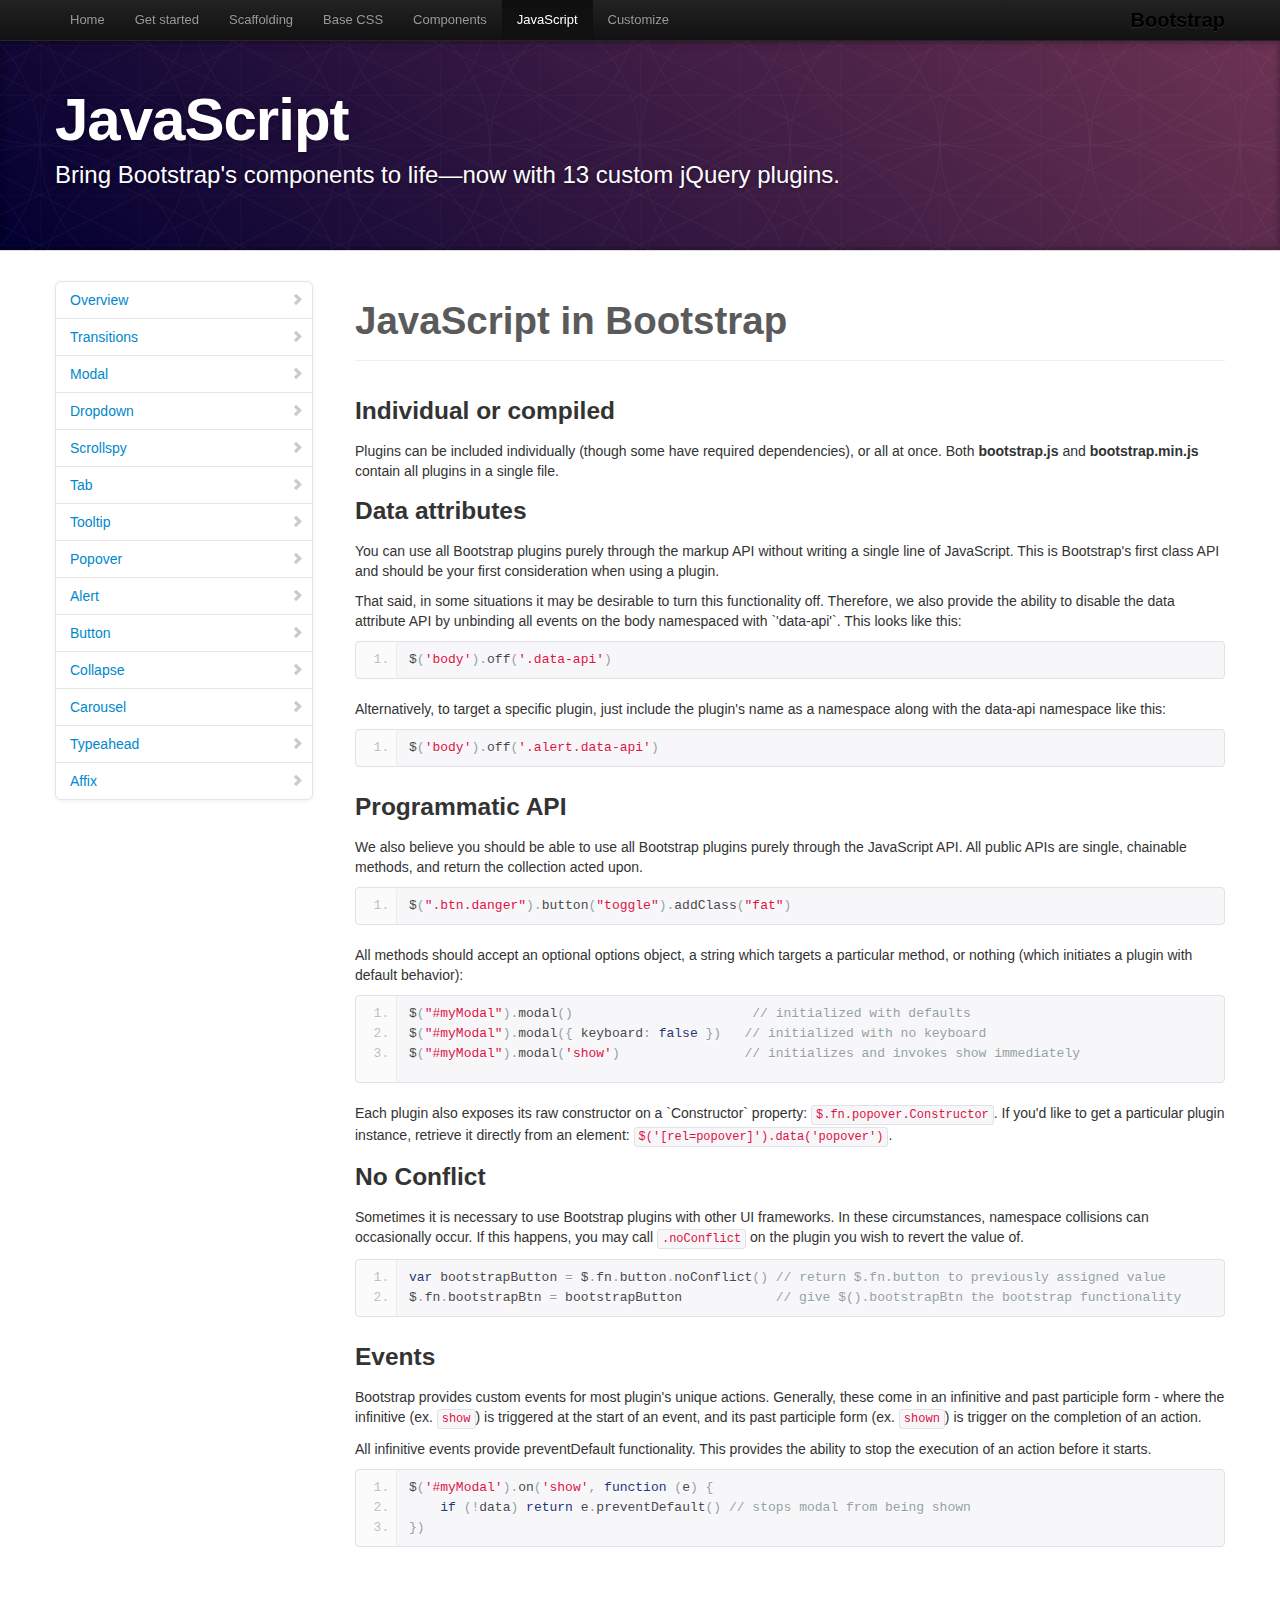
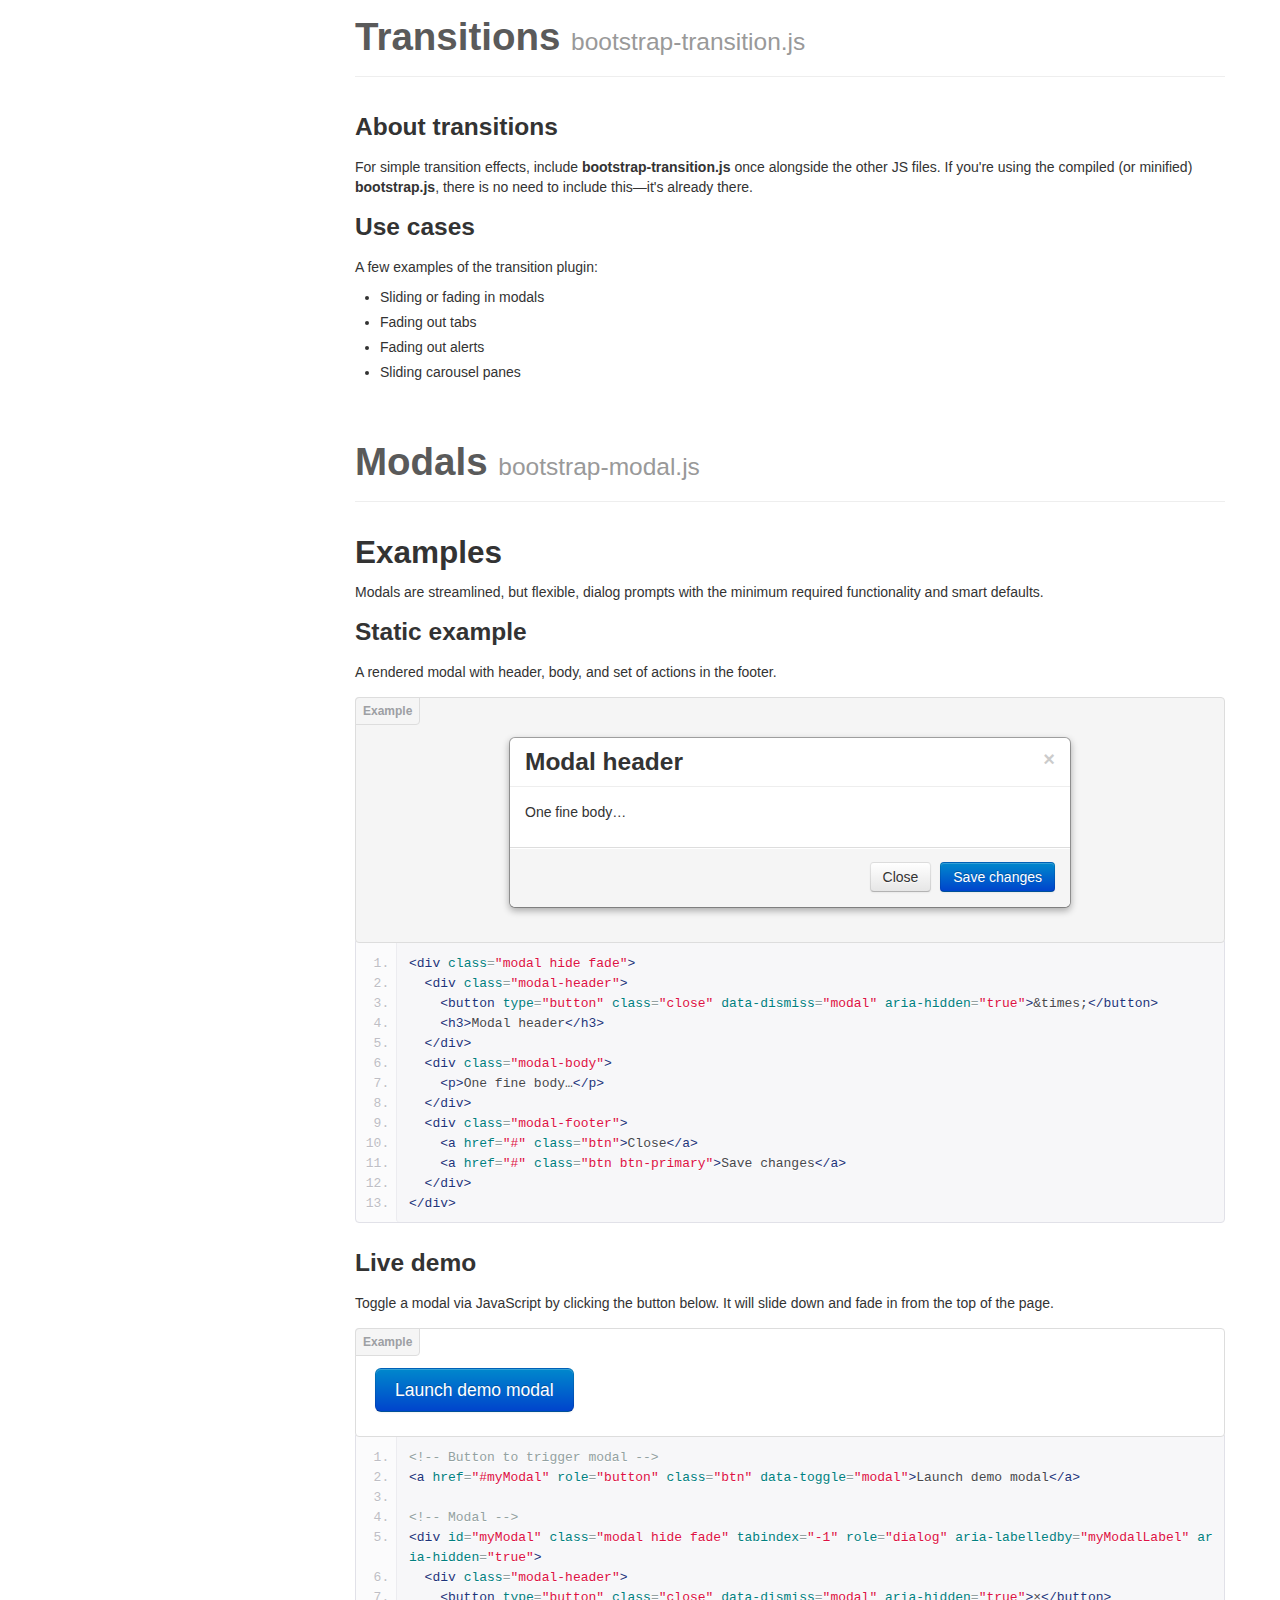
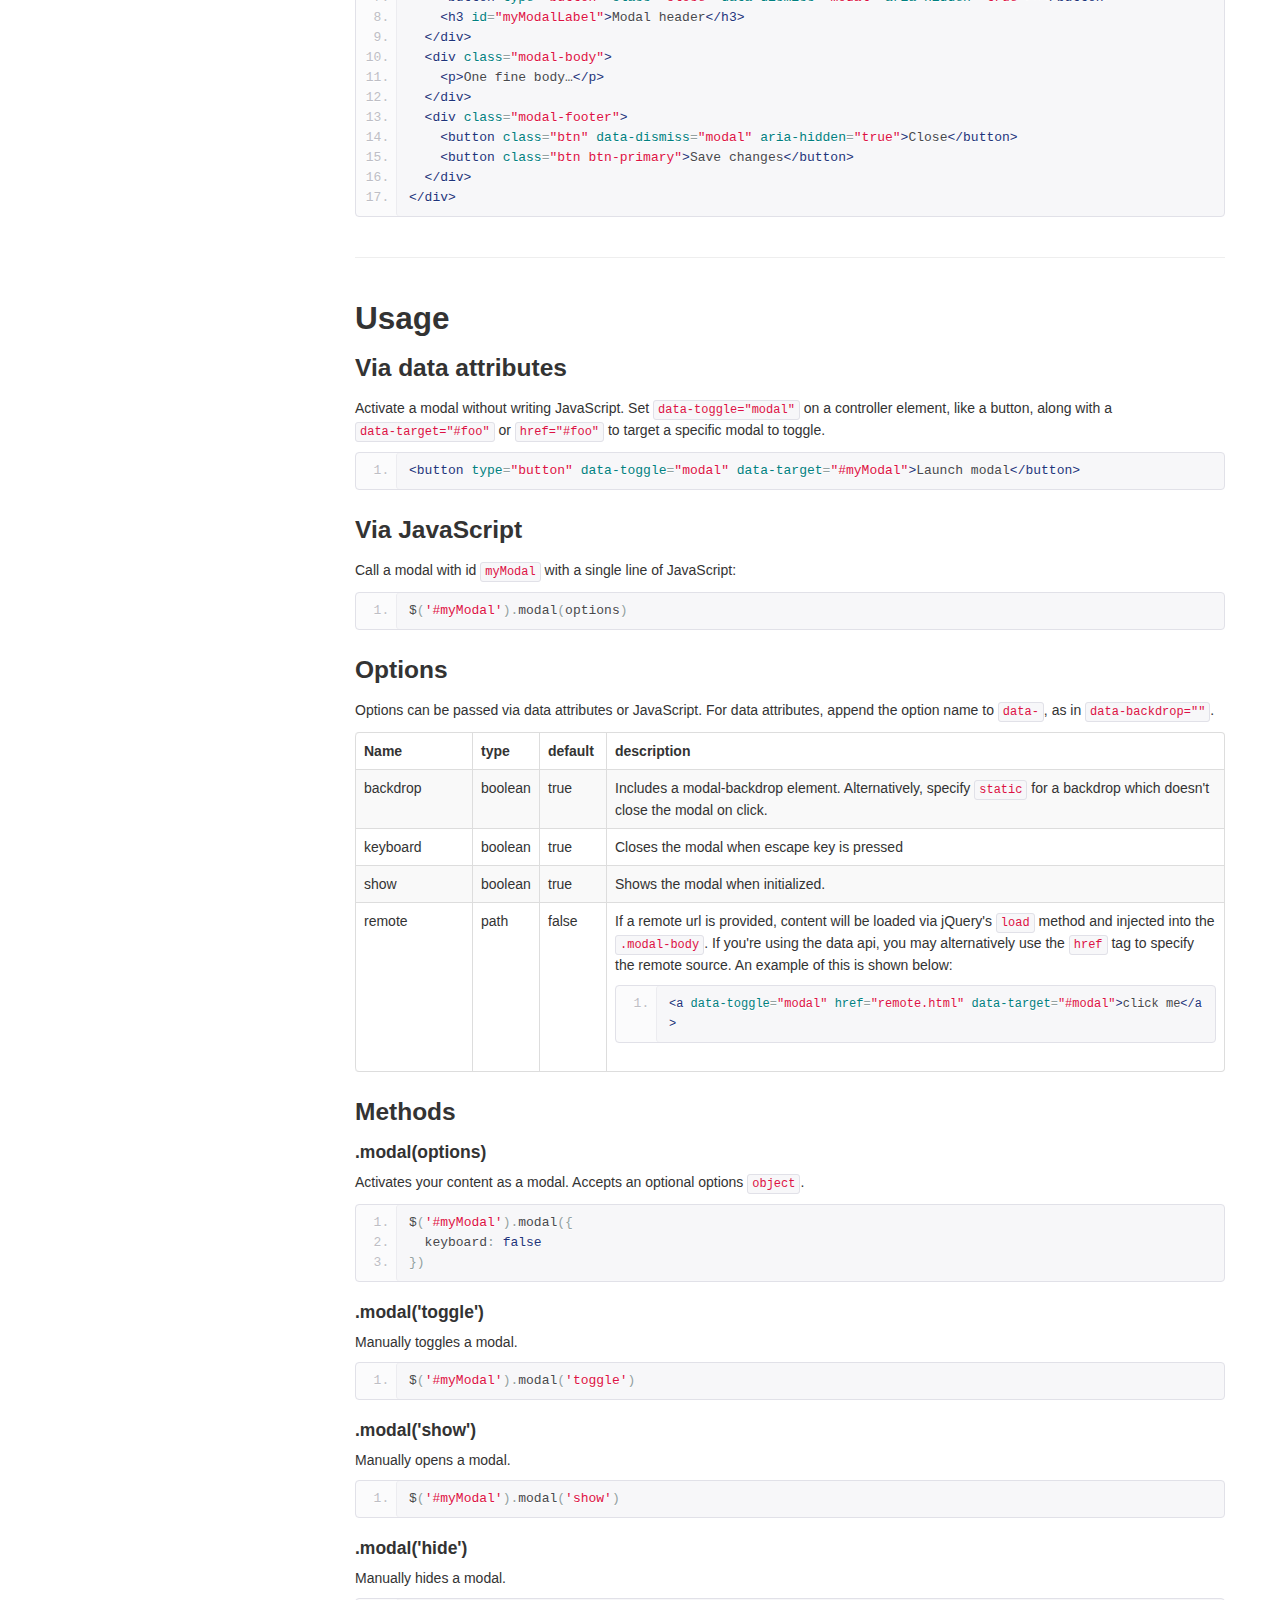
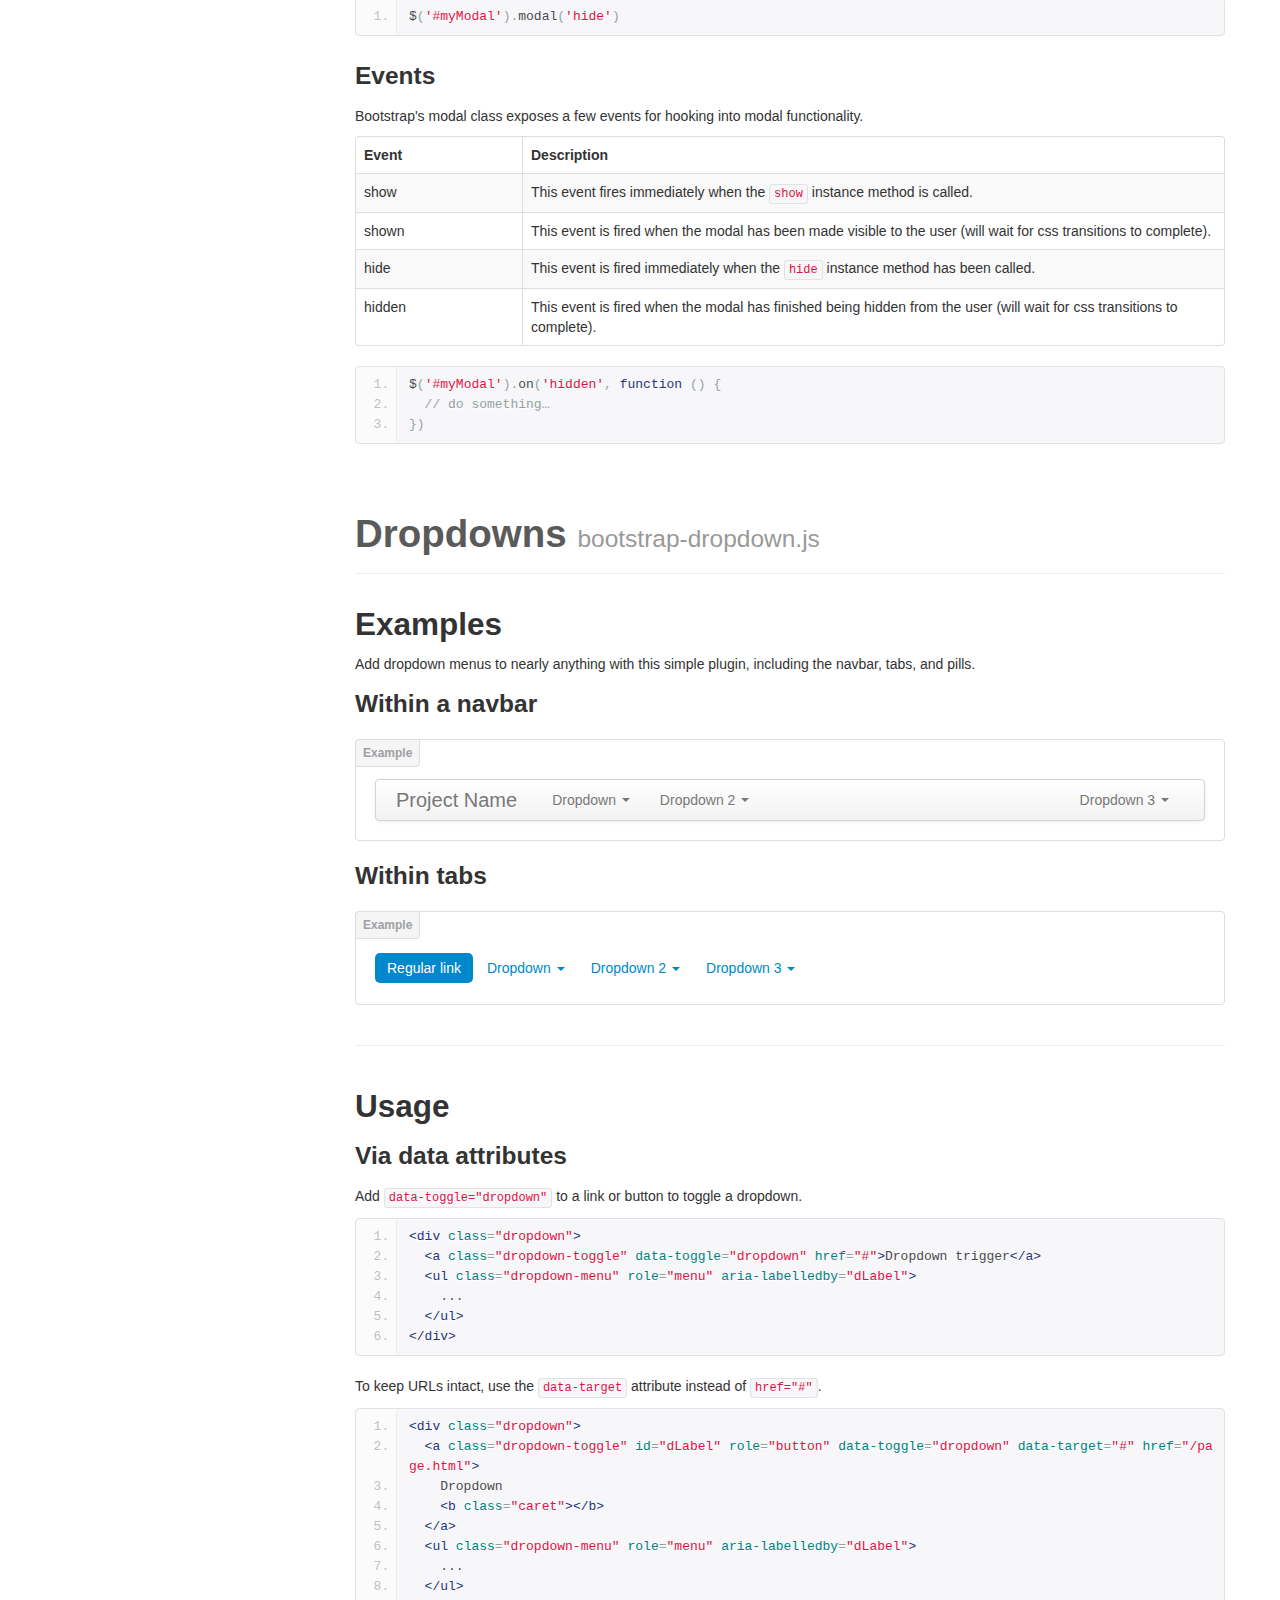
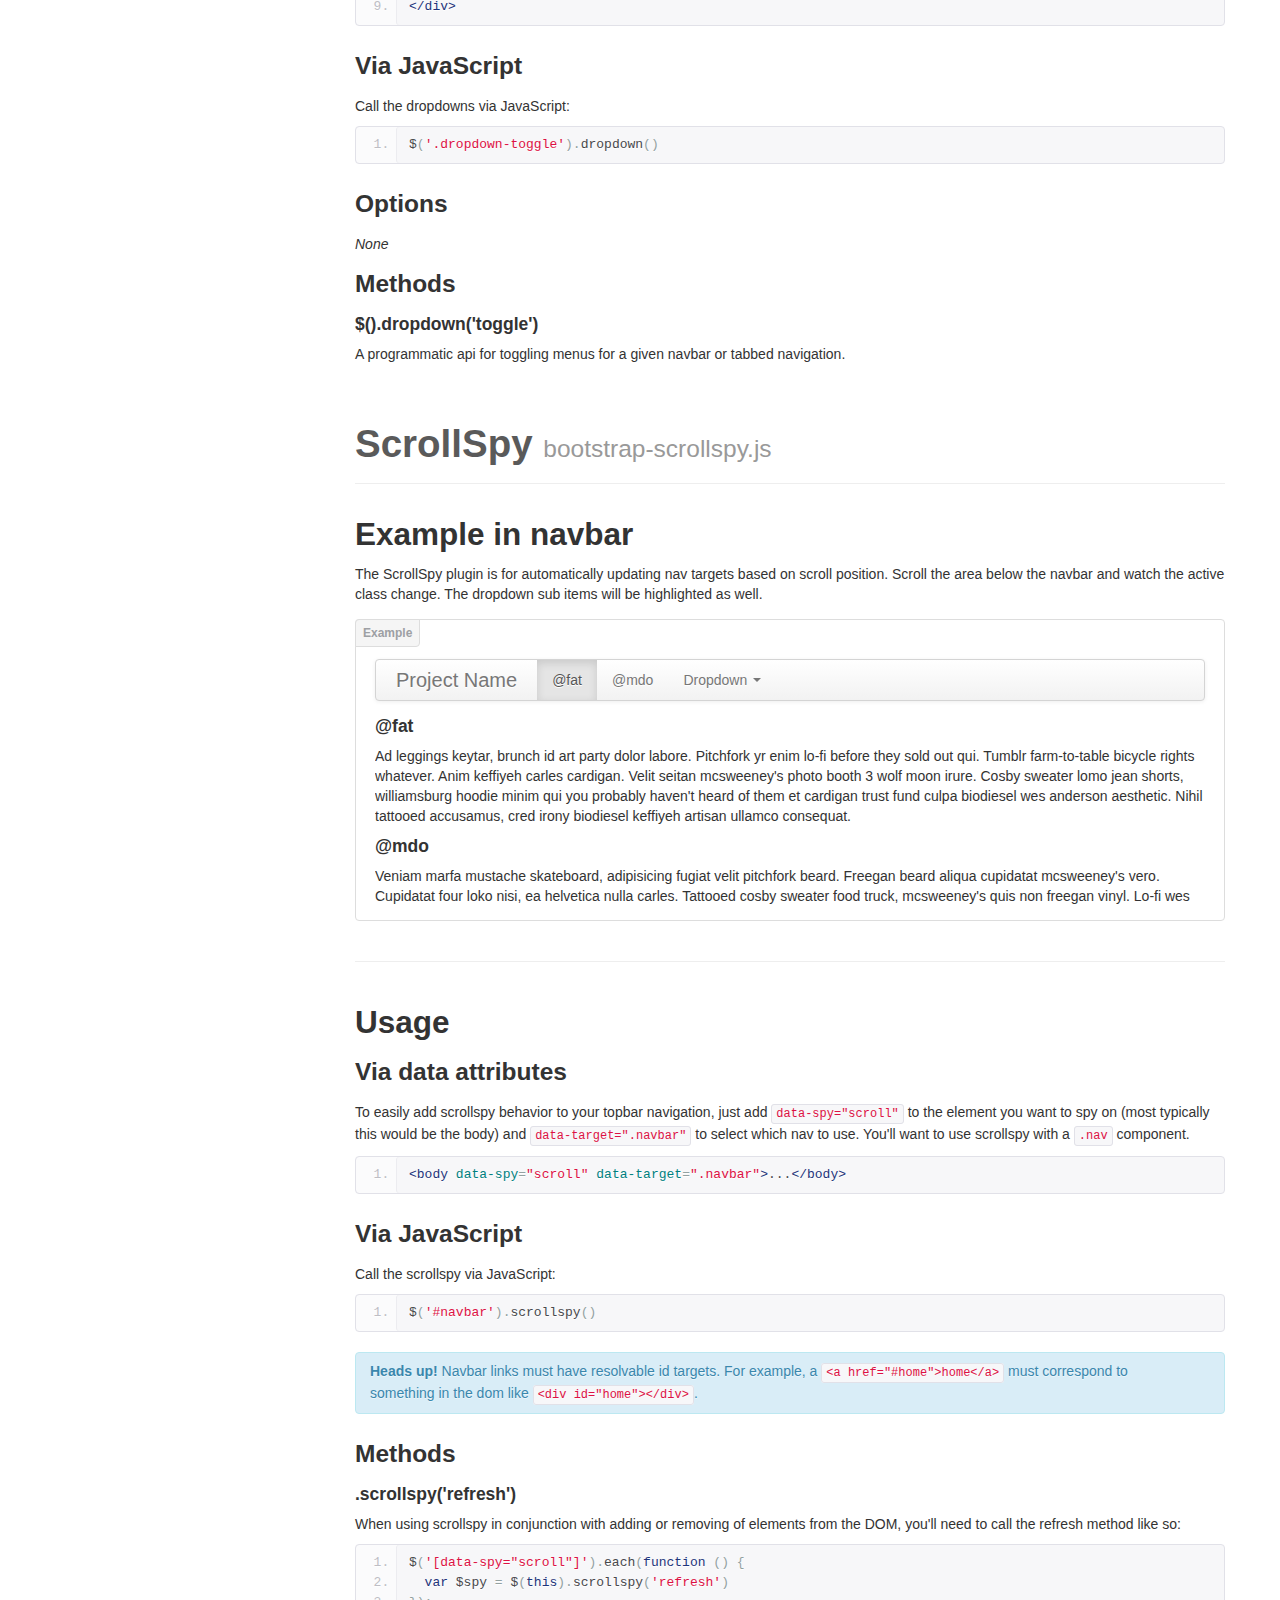
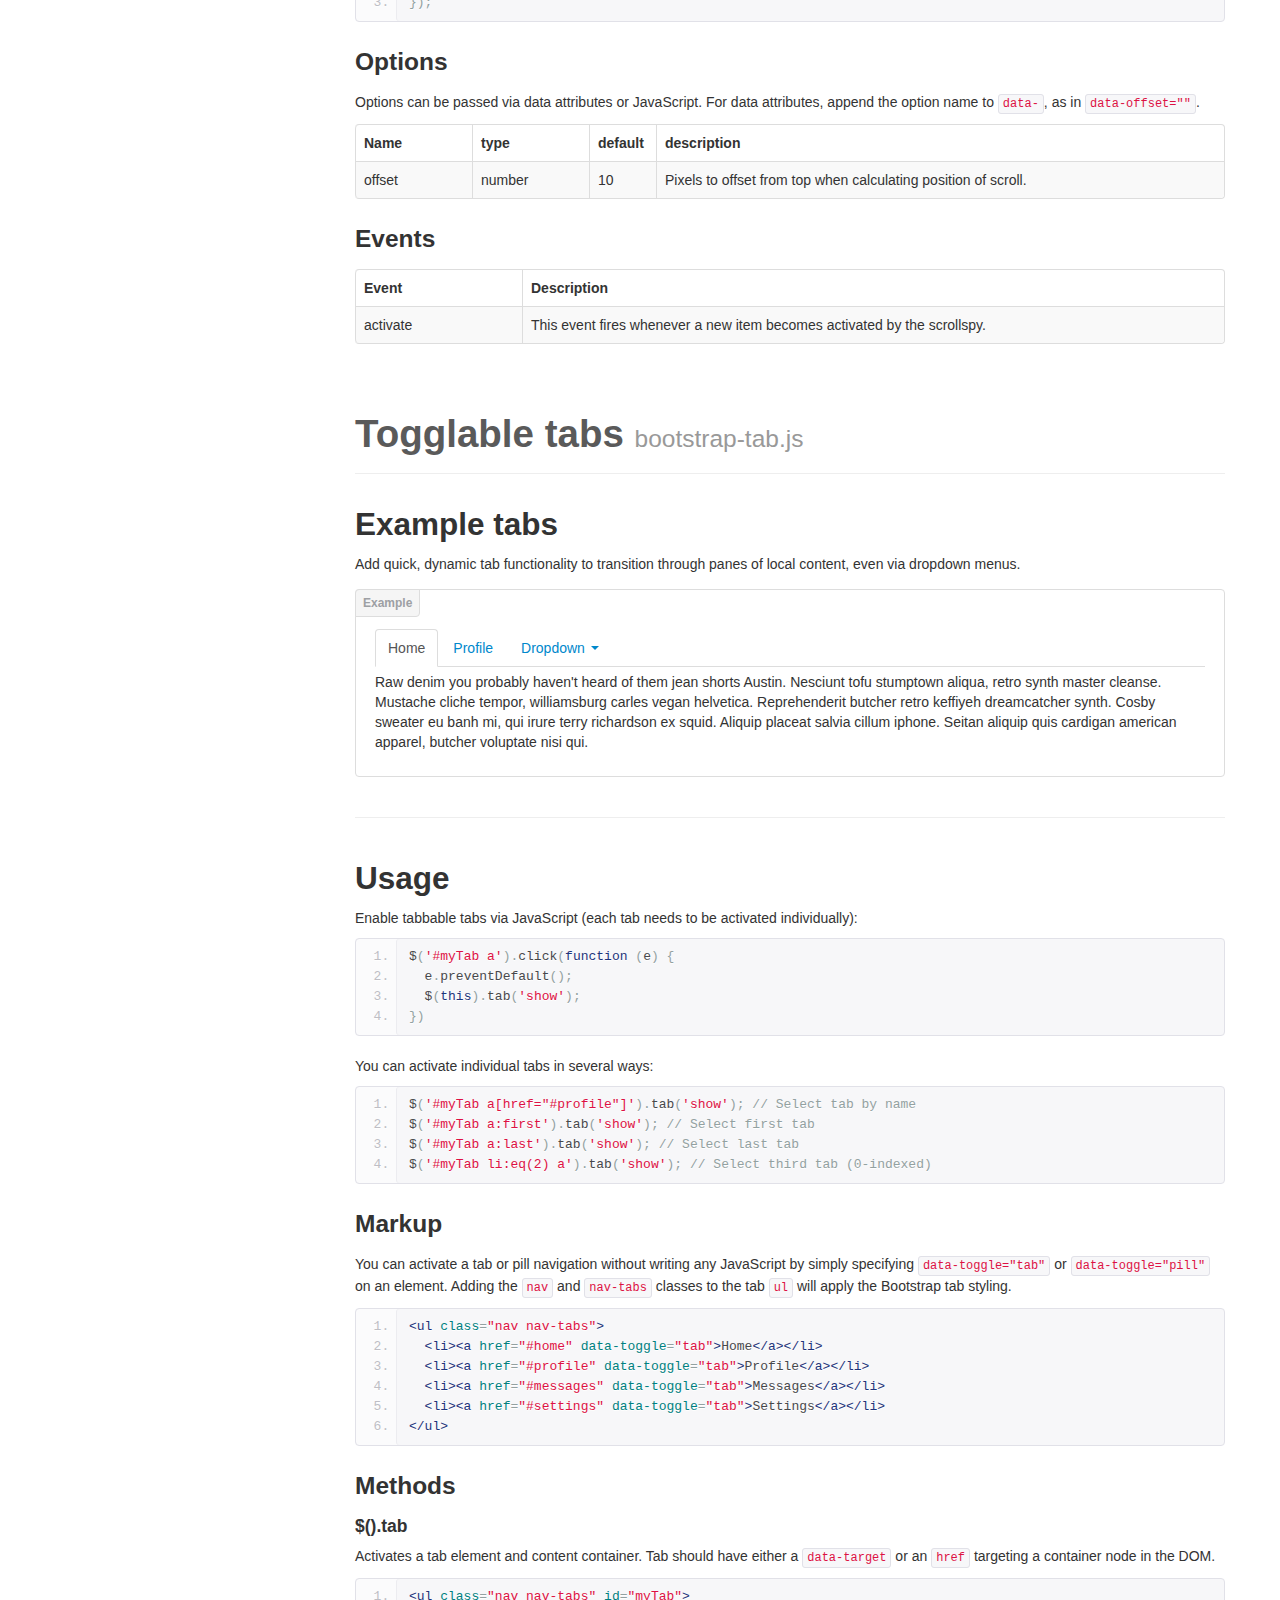
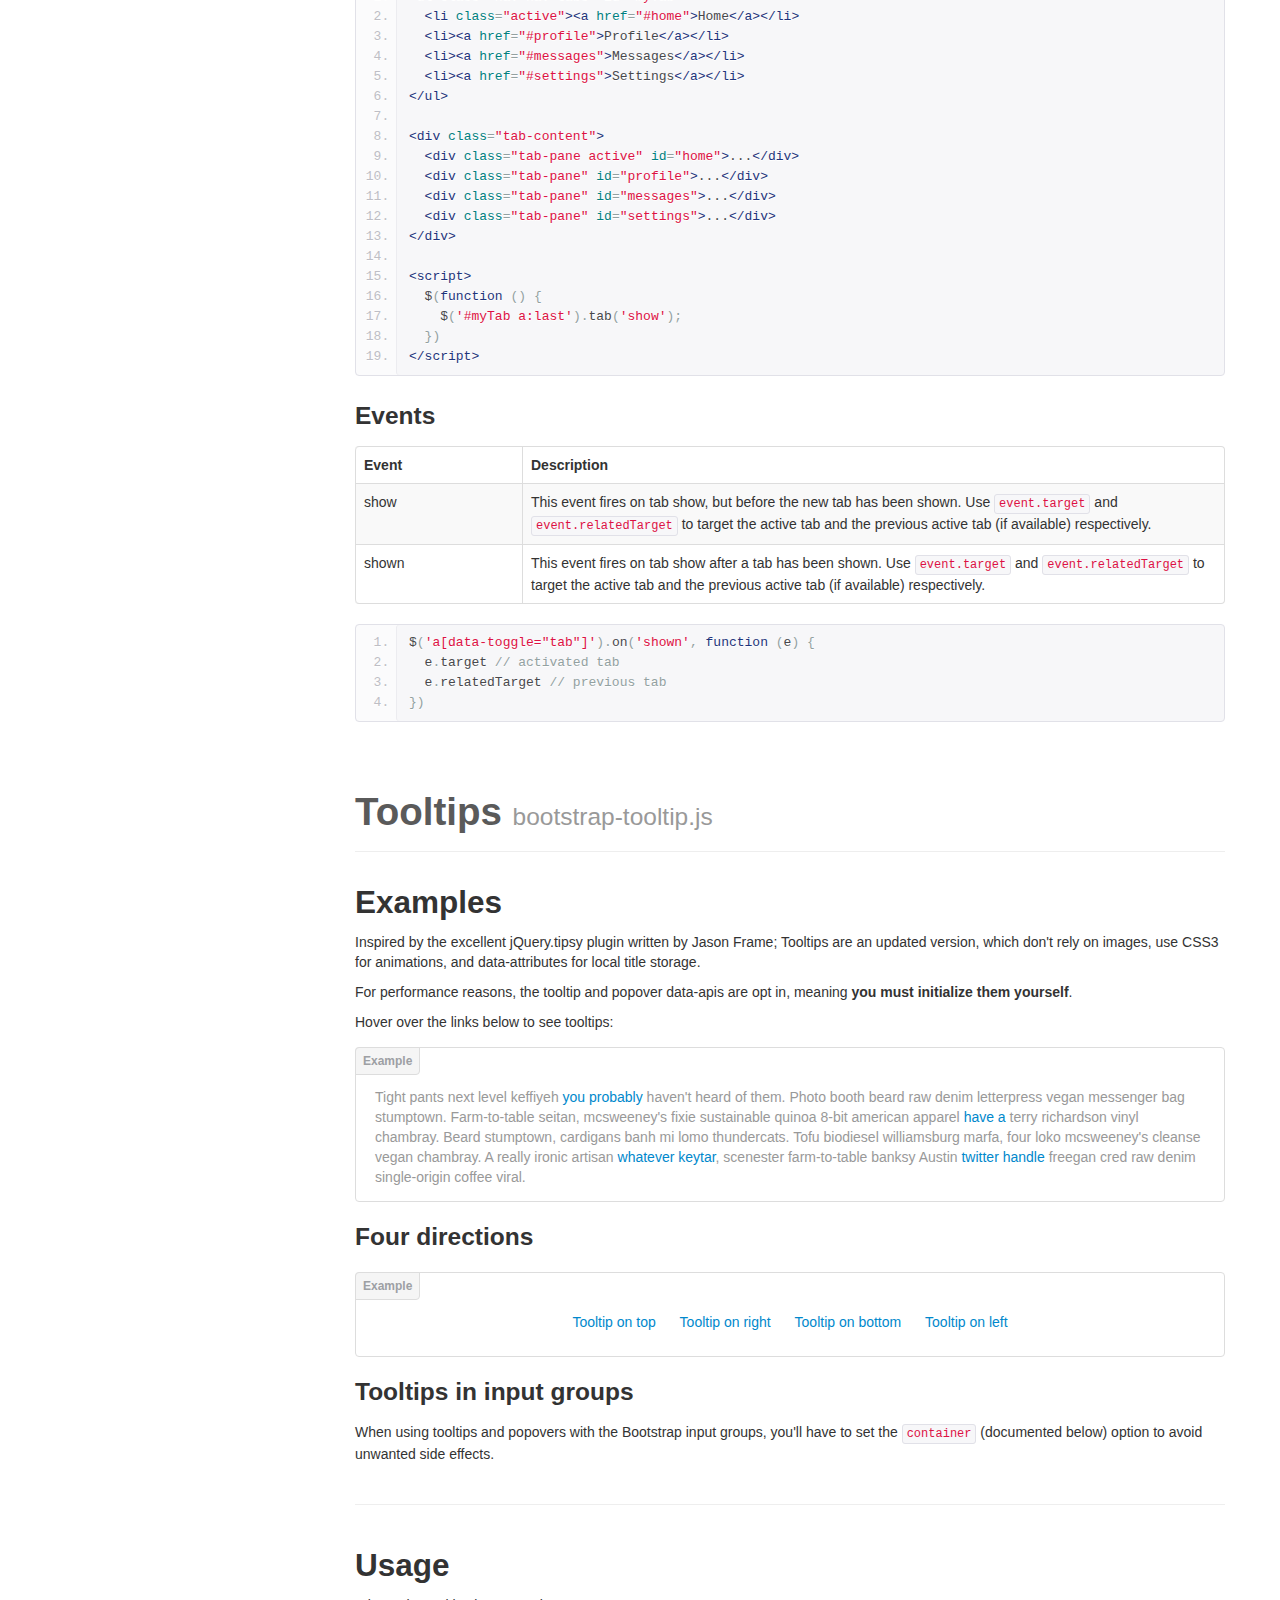
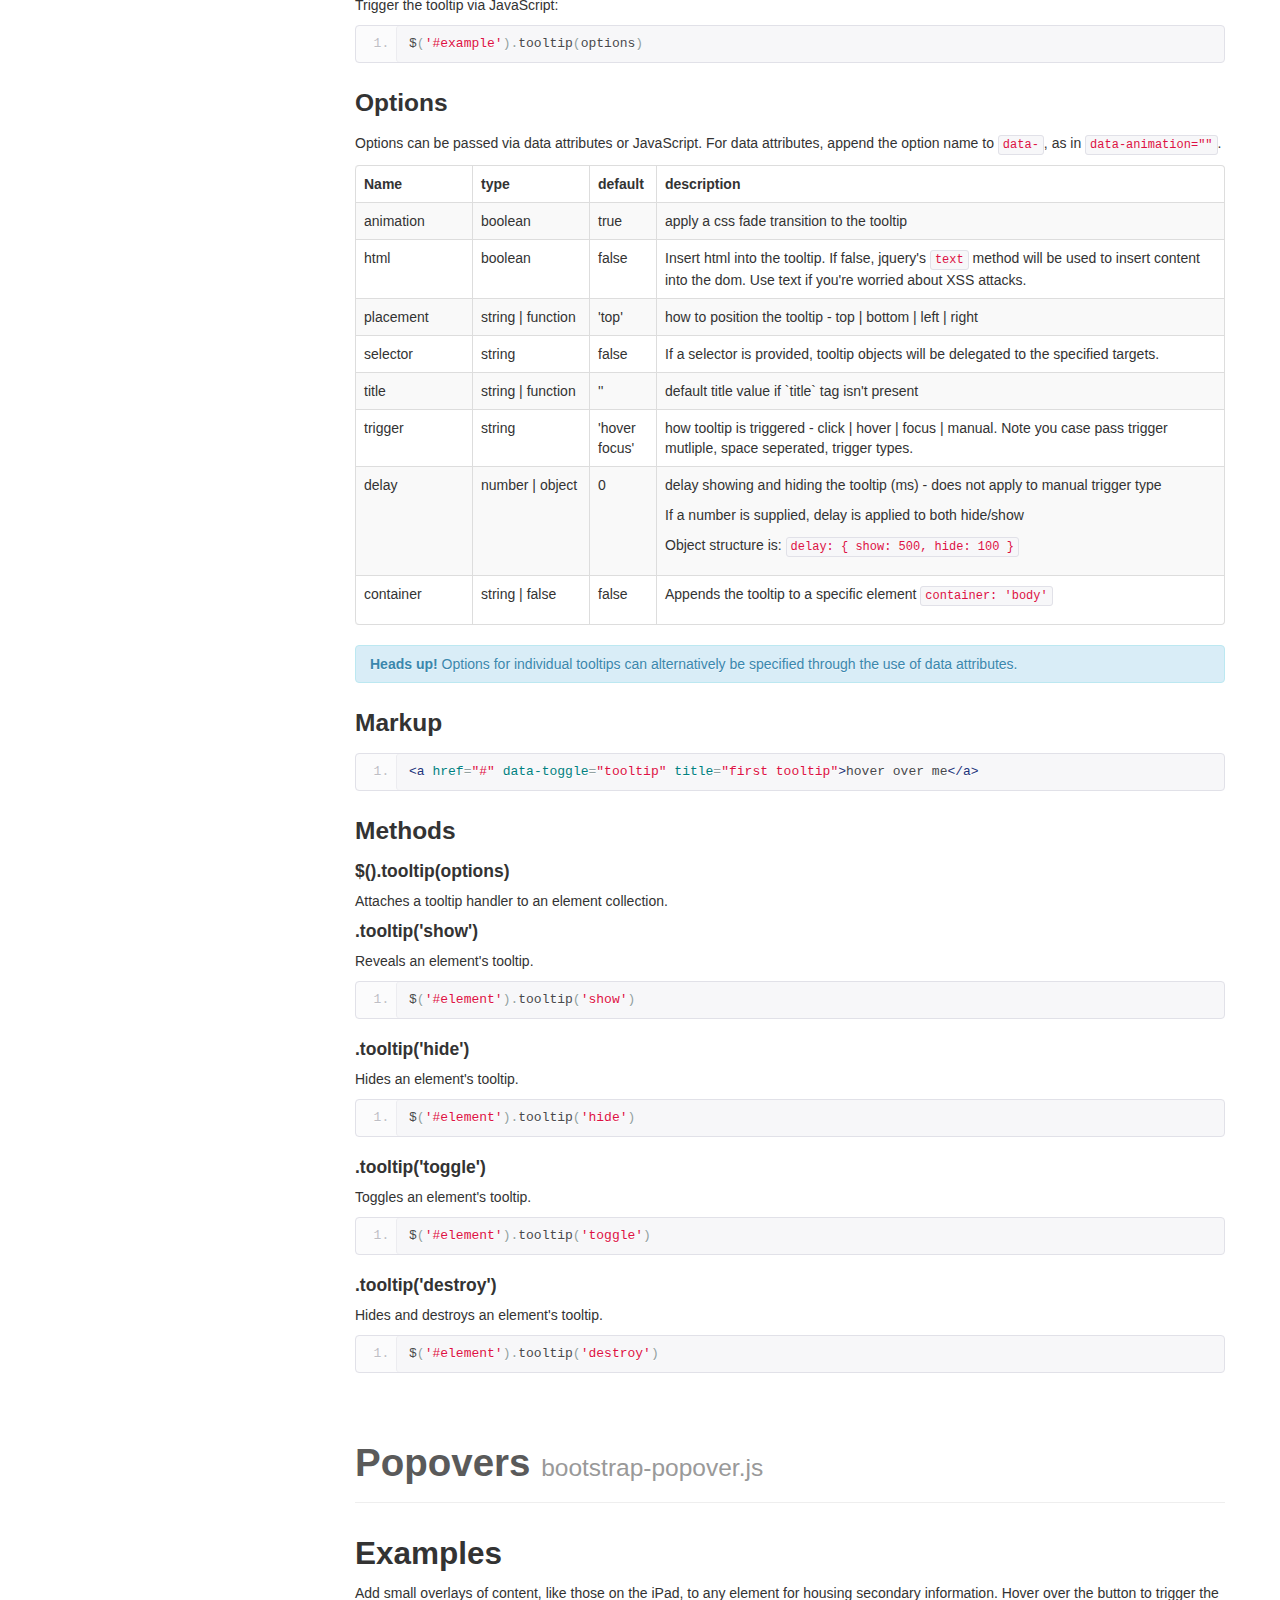
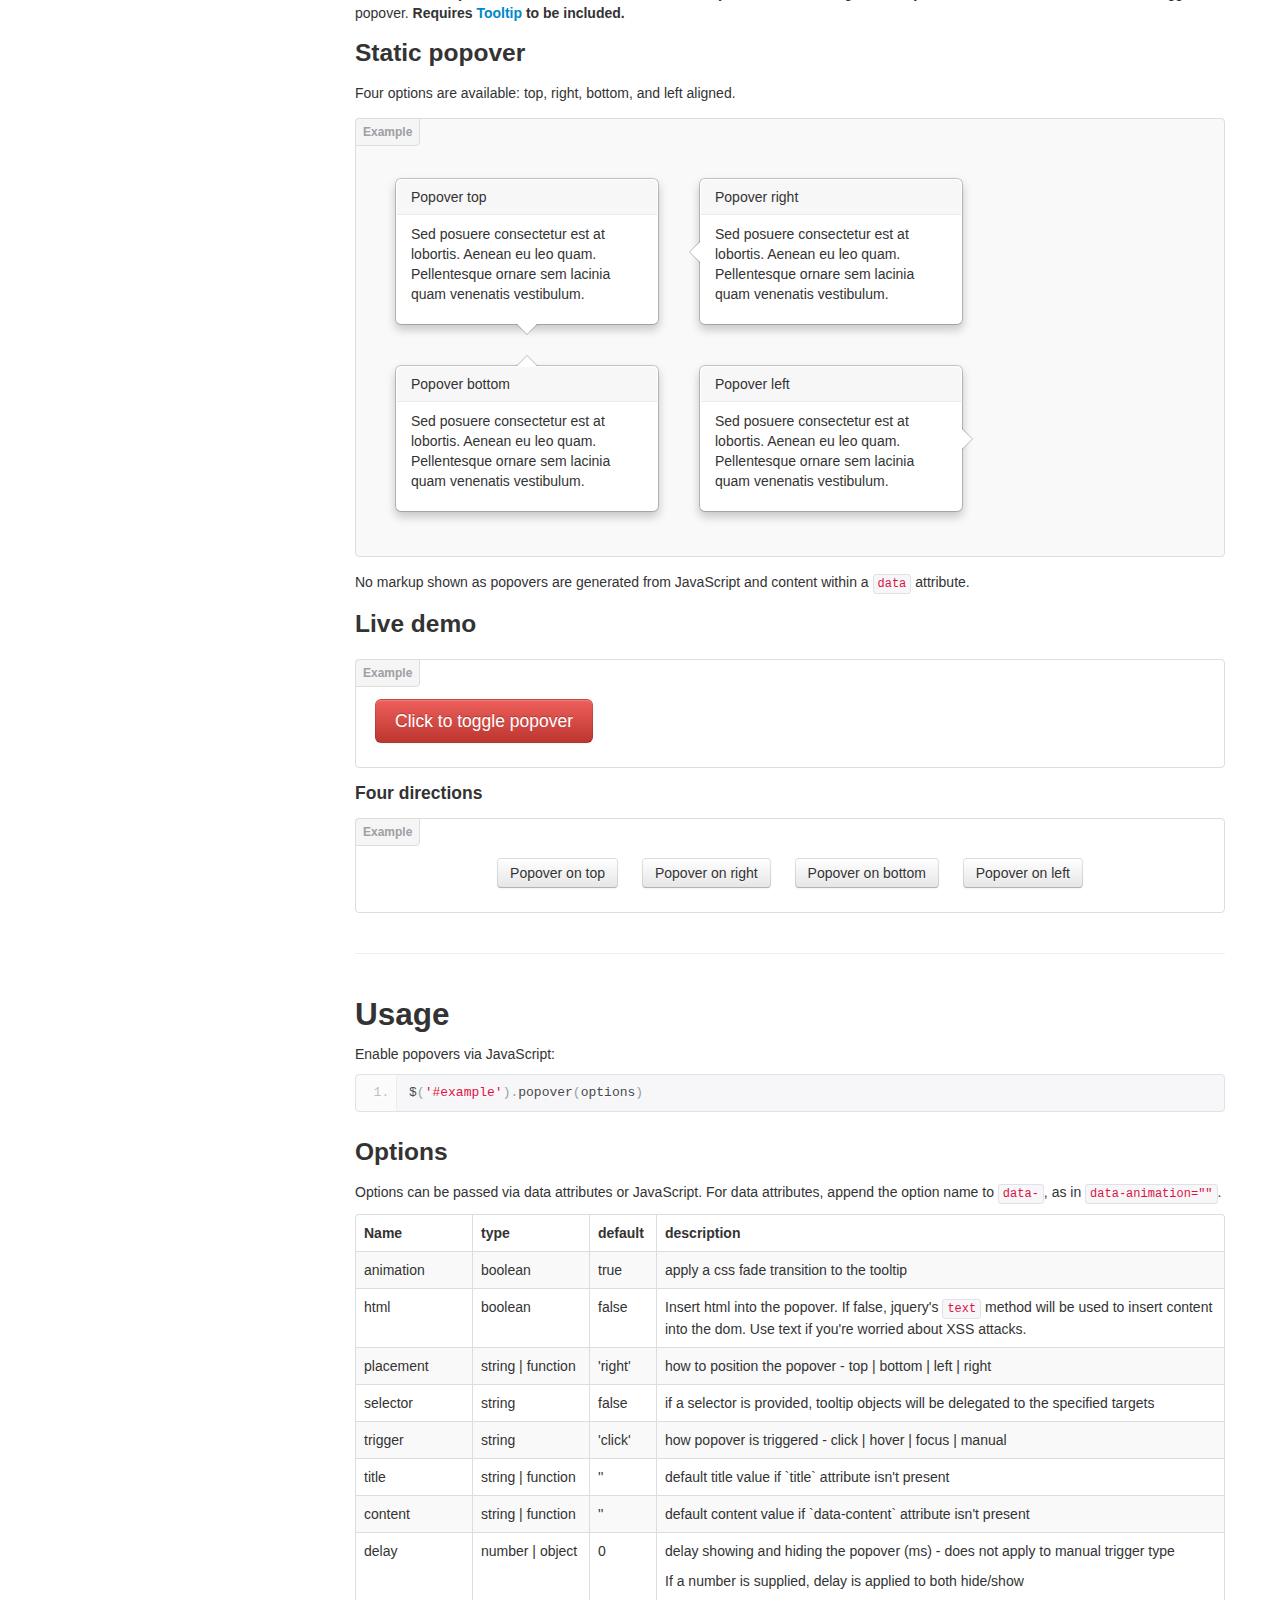
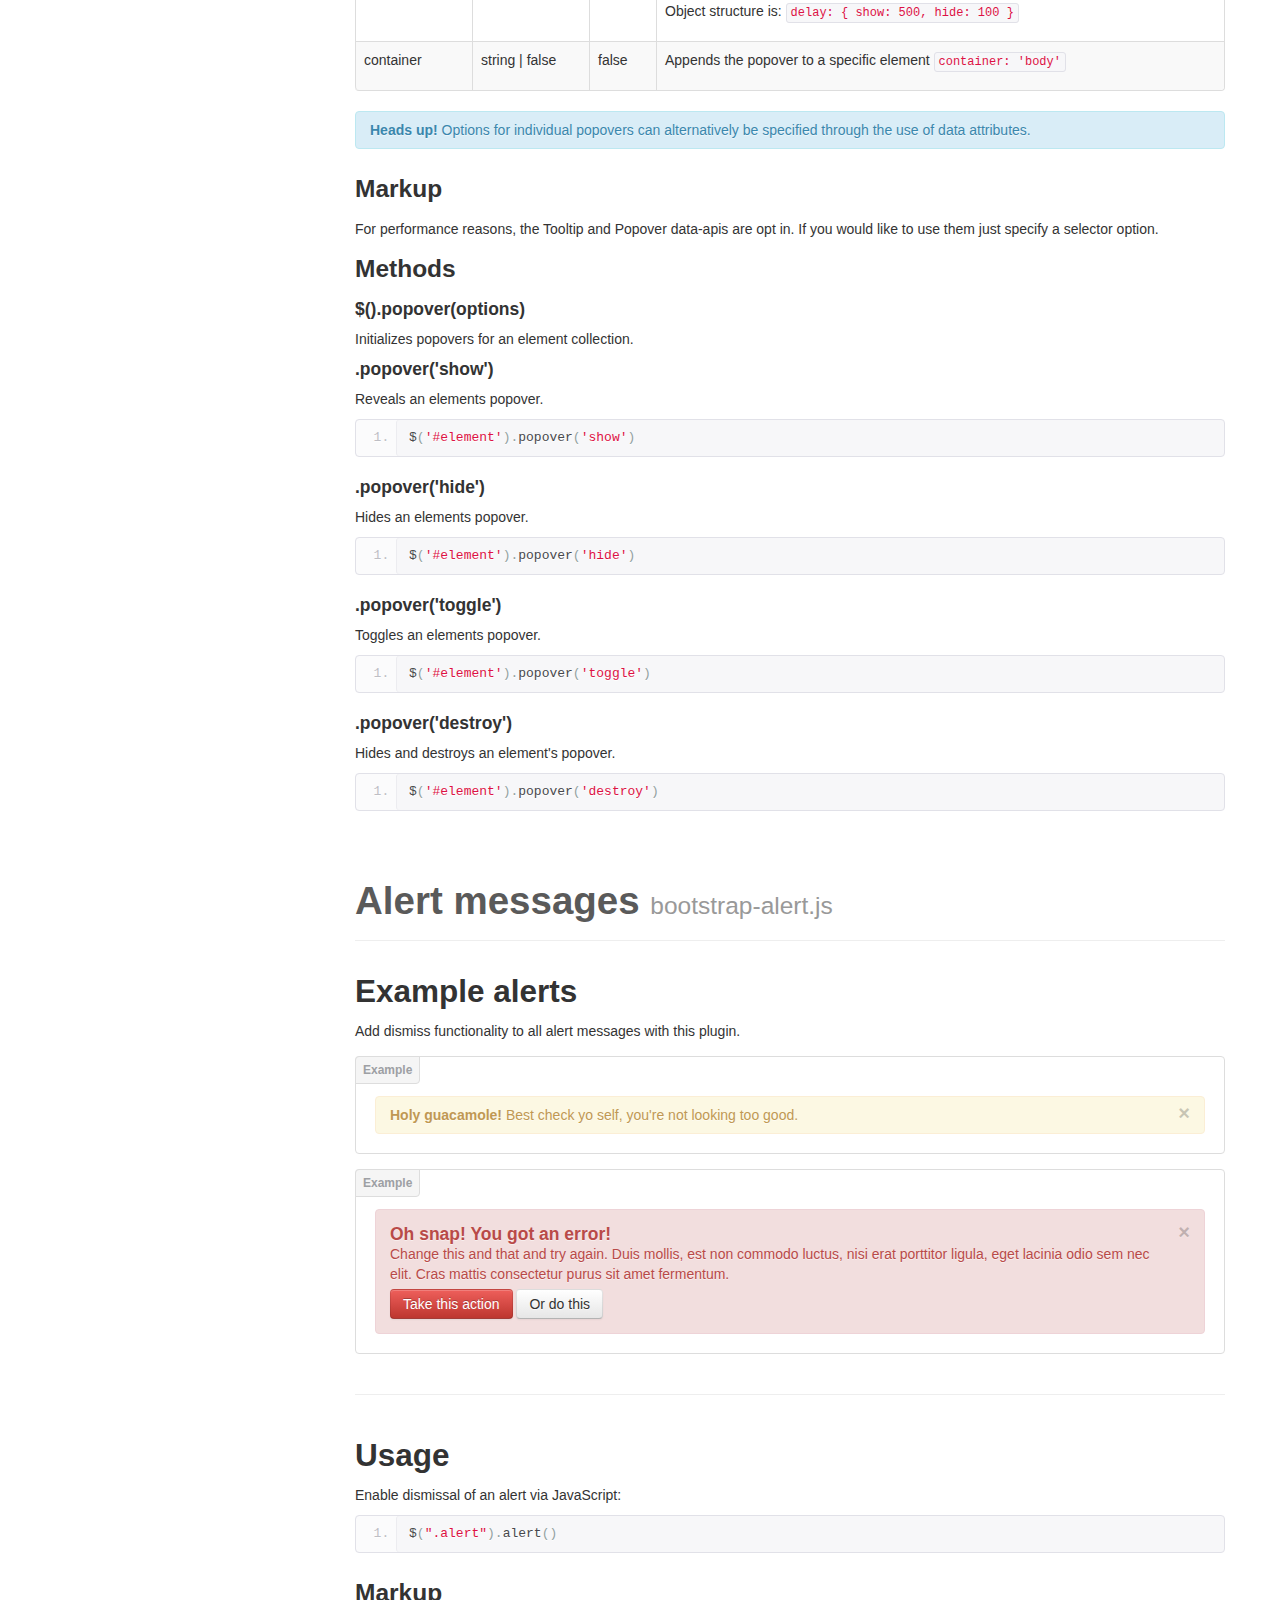
<file: bootstrap/docs/javascript.html>
<!DOCTYPE html>
<html lang="en">
  <head>
    <meta charset="utf-8">
    <title>Javascript · Bootstrap</title>
    <meta name="viewport" content="width=device-width, initial-scale=1.0">
    <meta name="description" content="">
    <meta name="author" content="">

    <!-- Le styles -->
    <link href="assets/css/bootstrap.css" rel="stylesheet">
    <link href="assets/css/bootstrap-responsive.css" rel="stylesheet">
    <link href="assets/css/docs.css" rel="stylesheet">
    <link href="assets/js/google-code-prettify/prettify.css" rel="stylesheet">

    <!-- Le HTML5 shim, for IE6-8 support of HTML5 elements -->
    <!--[if lt IE 9]>
      <script src="assets/js/html5shiv.js"></script>
    <![endif]-->

    <!-- Le fav and touch icons -->
    <link rel="apple-touch-icon-precomposed" sizes="144x144" href="assets/ico/apple-touch-icon-144-precomposed.png">
    <link rel="apple-touch-icon-precomposed" sizes="114x114" href="assets/ico/apple-touch-icon-114-precomposed.png">
      <link rel="apple-touch-icon-precomposed" sizes="72x72" href="assets/ico/apple-touch-icon-72-precomposed.png">
                    <link rel="apple-touch-icon-precomposed" href="assets/ico/apple-touch-icon-57-precomposed.png">
                                   <link rel="shortcut icon" href="assets/ico/favicon.png">

    <script type="text/javascript">
      var _gaq = _gaq || [];
      _gaq.push(['_setAccount', 'UA-146052-10']);
      _gaq.push(['_trackPageview']);
      (function() {
        var ga = document.createElement('script'); ga.type = 'text/javascript'; ga.async = true;
        ga.src = ('https:' == document.location.protocol ? 'https://ssl' : 'http://www') + '.google-analytics.com/ga.js';
        var s = document.getElementsByTagName('script')[0]; s.parentNode.insertBefore(ga, s);
      })();
    </script>
  </head>

  <body data-spy="scroll" data-target=".bs-docs-sidebar">

    <!-- Navbar
    ================================================== -->
    <div class="navbar navbar-inverse navbar-fixed-top">
      <div class="navbar-inner">
        <div class="container">
          <button type="button" class="btn btn-navbar" data-toggle="collapse" data-target=".nav-collapse">
            <span class="icon-bar"></span>
            <span class="icon-bar"></span>
            <span class="icon-bar"></span>
          </button>
          <a class="brand" href="./index.html">Bootstrap</a>
          <div class="nav-collapse collapse">
            <ul class="nav">
              <li class="">
                <a href="./index.html">Home</a>
              </li>
              <li class="">
                <a href="./getting-started.html">Get started</a>
              </li>
              <li class="">
                <a href="./scaffolding.html">Scaffolding</a>
              </li>
              <li class="">
                <a href="./base-css.html">Base CSS</a>
              </li>
              <li class="">
                <a href="./components.html">Components</a>
              </li>
              <li class="active">
                <a href="./javascript.html">JavaScript</a>
              </li>
              <li class="">
                <a href="./customize.html">Customize</a>
              </li>
            </ul>
          </div>
        </div>
      </div>
    </div>

<!-- Subhead
================================================== -->
<header class="jumbotron subhead">
  <div class="container">
    <h1>JavaScript</h1>
    <p class="lead">Bring Bootstrap's components to life&mdash;now with 13 custom jQuery plugins.
  </div>
</header>

  <div class="container">

    <!-- Docs nav
    ================================================== -->
    <div class="row">
      <div class="span3 bs-docs-sidebar">
        <ul class="nav nav-list bs-docs-sidenav">
          <li><a href="#overview"><i class="icon-chevron-right"></i> Overview</a></li>
          <li><a href="#transitions"><i class="icon-chevron-right"></i> Transitions</a></li>
          <li><a href="#modals"><i class="icon-chevron-right"></i> Modal</a></li>
          <li><a href="#dropdowns"><i class="icon-chevron-right"></i> Dropdown</a></li>
          <li><a href="#scrollspy"><i class="icon-chevron-right"></i> Scrollspy</a></li>
          <li><a href="#tabs"><i class="icon-chevron-right"></i> Tab</a></li>
          <li><a href="#tooltips"><i class="icon-chevron-right"></i> Tooltip</a></li>
          <li><a href="#popovers"><i class="icon-chevron-right"></i> Popover</a></li>
          <li><a href="#alerts"><i class="icon-chevron-right"></i> Alert</a></li>
          <li><a href="#buttons"><i class="icon-chevron-right"></i> Button</a></li>
          <li><a href="#collapse"><i class="icon-chevron-right"></i> Collapse</a></li>
          <li><a href="#carousel"><i class="icon-chevron-right"></i> Carousel</a></li>
          <li><a href="#typeahead"><i class="icon-chevron-right"></i> Typeahead</a></li>
          <li><a href="#affix"><i class="icon-chevron-right"></i> Affix</a></li>
        </ul>
      </div>
      <div class="span9">


        <!-- Overview
        ================================================== -->
        <section id="overview">
          <div class="page-header">
            <h1>JavaScript in Bootstrap</h1>
          </div>

          <h3>Individual or compiled</h3>
          <p>Plugins can be included individually (though some have required dependencies), or all at once. Both <strong>bootstrap.js</strong> and <strong>bootstrap.min.js</strong> contain all plugins in a single file.</p>

          <h3>Data attributes</h3>
          <p>You can use all Bootstrap plugins purely through the markup API without writing a single line of JavaScript. This is Bootstrap's first class API and should be your first consideration when using a plugin.</p>

          <p>That said, in some situations it may be desirable to turn this functionality off. Therefore, we also provide the ability to disable the data attribute API by unbinding all events on the body namespaced with `'data-api'`. This looks like this:
          <pre class="prettyprint linenums">$('body').off('.data-api')</pre>

          <p>Alternatively, to target a specific plugin, just include the plugin's name as a namespace along with the data-api namespace like this:</p>
          <pre class="prettyprint linenums">$('body').off('.alert.data-api')</pre>

          <h3>Programmatic API</h3>
          <p>We also believe you should be able to use all Bootstrap plugins purely through the JavaScript API. All public APIs are single, chainable methods, and return the collection acted upon.</p>
          <pre class="prettyprint linenums">$(".btn.danger").button("toggle").addClass("fat")</pre>
          <p>All methods should accept an optional options object, a string which targets a particular method, or nothing (which initiates a plugin with default behavior):</p>
<pre class="prettyprint linenums">
$("#myModal").modal()                       // initialized with defaults
$("#myModal").modal({ keyboard: false })   // initialized with no keyboard
$("#myModal").modal('show')                // initializes and invokes show immediately</p>
</pre>
          <p>Each plugin also exposes its raw constructor on a `Constructor` property: <code>$.fn.popover.Constructor</code>. If you'd like to get a particular plugin instance, retrieve it directly from an element: <code>$('[rel=popover]').data('popover')</code>.</p>

          <h3>No Conflict</h3>
          <p>Sometimes it is necessary to use Bootstrap plugins with other UI frameworks. In these circumstances,  namespace collisions can occasionally occur. If this happens, you may call <code>.noConflict</code> on the plugin you wish to revert the value of.</p>

<pre class="prettyprint linenums">
var bootstrapButton = $.fn.button.noConflict() // return $.fn.button to previously assigned value
$.fn.bootstrapBtn = bootstrapButton            // give $().bootstrapBtn the bootstrap functionality
</pre>

          <h3>Events</h3>
          <p>Bootstrap provides custom events for most plugin's unique actions. Generally, these come in an infinitive and past participle form - where the infinitive (ex. <code>show</code>) is triggered at the start of an event, and its past participle form (ex. <code>shown</code>) is trigger on the completion of an action.</p>
          <p>All infinitive events provide preventDefault functionality. This provides the ability to stop the execution of an action before it starts.</p>
<pre class="prettyprint linenums">
$('#myModal').on('show', function (e) {
    if (!data) return e.preventDefault() // stops modal from being shown
})
</pre>
        </section>



        <!-- Transitions
        ================================================== -->
        <section id="transitions">
          <div class="page-header">
            <h1>Transitions <small>bootstrap-transition.js</small></h1>
          </div>
          <h3>About transitions</h3>
          <p>For simple transition effects, include <strong>bootstrap-transition.js</strong> once alongside the other JS files. If you're using the compiled (or minified) <strong>bootstrap.js</strong>, there is no need to include this&mdash;it's already there.</p>
          <h3>Use cases</h3>
          <p>A few examples of the transition plugin:</p>
          <ul>
            <li>Sliding or fading in modals</li>
            <li>Fading out tabs</li>
            <li>Fading out alerts</li>
            <li>Sliding carousel panes</li>
          </ul>

        </section>



        <!-- Modal
        ================================================== -->
        <section id="modals">
          <div class="page-header">
            <h1>Modals <small>bootstrap-modal.js</small></h1>
          </div>


          <h2>Examples</h2>
          <p>Modals are streamlined, but flexible, dialog prompts with the minimum required functionality and smart defaults.</p>

          <h3>Static example</h3>
          <p>A rendered modal with header, body, and set of actions in the footer.</p>
          <div class="bs-docs-example" style="background-color: #f5f5f5;">
            <div class="modal" style="position: relative; top: auto; left: auto; right: auto; margin: 0 auto 20px; z-index: 1; max-width: 100%;">
              <div class="modal-header">
                <button type="button" class="close" data-dismiss="modal" aria-hidden="true">&times;</button>
                <h3>Modal header</h3>
              </div>
              <div class="modal-body">
                <p>One fine body&hellip;</p>
              </div>
              <div class="modal-footer">
                <a href="#" class="btn">Close</a>
                <a href="#" class="btn btn-primary">Save changes</a>
              </div>
            </div>
          </div>
<pre class="prettyprint linenums">
&lt;div class="modal hide fade"&gt;
  &lt;div class="modal-header"&gt;
    &lt;button type="button" class="close" data-dismiss="modal" aria-hidden="true"&gt;&amp;times;&lt;/button&gt;
    &lt;h3&gt;Modal header&lt;/h3&gt;
  &lt;/div&gt;
  &lt;div class="modal-body"&gt;
    &lt;p&gt;One fine body&hellip;&lt;/p&gt;
  &lt;/div&gt;
  &lt;div class="modal-footer"&gt;
    &lt;a href="#" class="btn"&gt;Close&lt;/a&gt;
    &lt;a href="#" class="btn btn-primary"&gt;Save changes&lt;/a&gt;
  &lt;/div&gt;
&lt;/div&gt;
</pre>

          <h3>Live demo</h3>
          <p>Toggle a modal via JavaScript by clicking the button below. It will slide down and fade in from the top of the page.</p>
          <!-- sample modal content -->
          <div id="myModal" class="modal hide fade" tabindex="-1" role="dialog" aria-labelledby="myModalLabel" aria-hidden="true">
            <div class="modal-header">
              <button type="button" class="close" data-dismiss="modal" aria-hidden="true">&times;</button>
              <h3 id="myModalLabel">Modal Heading</h3>
            </div>
            <div class="modal-body">
              <h4>Text in a modal</h4>
              <p>Duis mollis, est non commodo luctus, nisi erat porttitor ligula, eget lacinia odio sem.</p>

              <h4>Popover in a modal</h4>
              <p>This <a href="#" role="button" class="btn popover-test" title="A Title" data-content="And here's some amazing content. It's very engaging. right?">button</a> should trigger a popover on click.</p>

              <h4>Tooltips in a modal</h4>
              <p><a href="#" class="tooltip-test" title="Tooltip">This link</a> and <a href="#" class="tooltip-test" title="Tooltip">that link</a> should have tooltips on hover.</p>

              <hr>

              <h4>Overflowing text to show optional scrollbar</h4>
              <p>We set a fixed <code>max-height</code> on the <code>.modal-body</code>. Watch it overflow with all this extra lorem ipsum text we've included.</p>
              <p>Cras mattis consectetur purus sit amet fermentum. Cras justo odio, dapibus ac facilisis in, egestas eget quam. Morbi leo risus, porta ac consectetur ac, vestibulum at eros.</p>
              <p>Praesent commodo cursus magna, vel scelerisque nisl consectetur et. Vivamus sagittis lacus vel augue laoreet rutrum faucibus dolor auctor.</p>
              <p>Aenean lacinia bibendum nulla sed consectetur. Praesent commodo cursus magna, vel scelerisque nisl consectetur et. Donec sed odio dui. Donec ullamcorper nulla non metus auctor fringilla.</p>
              <p>Cras mattis consectetur purus sit amet fermentum. Cras justo odio, dapibus ac facilisis in, egestas eget quam. Morbi leo risus, porta ac consectetur ac, vestibulum at eros.</p>
              <p>Praesent commodo cursus magna, vel scelerisque nisl consectetur et. Vivamus sagittis lacus vel augue laoreet rutrum faucibus dolor auctor.</p>
              <p>Aenean lacinia bibendum nulla sed consectetur. Praesent commodo cursus magna, vel scelerisque nisl consectetur et. Donec sed odio dui. Donec ullamcorper nulla non metus auctor fringilla.</p>
            </div>
            <div class="modal-footer">
              <button class="btn" data-dismiss="modal">Close</button>
              <button class="btn btn-primary">Save changes</button>
            </div>
          </div>
          <div class="bs-docs-example" style="padding-bottom: 24px;">
            <a data-toggle="modal" href="#myModal" class="btn btn-primary btn-large">Launch demo modal</a>
          </div>
<pre class="prettyprint linenums">
&lt!-- Button to trigger modal --&gt;
&lt;a href="#myModal" role="button" class="btn" data-toggle="modal"&gt;Launch demo modal&lt;/a&gt;

&lt!-- Modal --&gt;
&lt;div id="myModal" class="modal hide fade" tabindex="-1" role="dialog" aria-labelledby="myModalLabel" aria-hidden="true"&gt;
  &lt;div class="modal-header"&gt;
    &lt;button type="button" class="close" data-dismiss="modal" aria-hidden="true"&gt;&times;&lt;/button&gt;
    &lt;h3 id="myModalLabel"&gt;Modal header&lt;/h3&gt;
  &lt;/div&gt;
  &lt;div class="modal-body"&gt;
    &lt;p&gt;One fine body&hellip;&lt;/p&gt;
  &lt;/div&gt;
  &lt;div class="modal-footer"&gt;
    &lt;button class="btn" data-dismiss="modal" aria-hidden="true"&gt;Close&lt;/button&gt;
    &lt;button class="btn btn-primary"&gt;Save changes&lt;/button&gt;
  &lt;/div&gt;
&lt;/div&gt;
</pre>


          <hr class="bs-docs-separator">


          <h2>Usage</h2>

          <h3>Via data attributes</h3>
          <p>Activate a modal without writing JavaScript. Set <code>data-toggle="modal"</code> on a controller element, like a button, along with a <code>data-target="#foo"</code> or <code>href="#foo"</code> to target a specific modal to toggle.</p>
          <pre class="prettyprint linenums">&lt;button type="button" data-toggle="modal" data-target="#myModal"&gt;Launch modal&lt;/button&gt;</pre>

          <h3>Via JavaScript</h3>
          <p>Call a modal with id <code>myModal</code> with a single line of JavaScript:</p>
          <pre class="prettyprint linenums">$('#myModal').modal(options)</pre>

          <h3>Options</h3>
          <p>Options can be passed via data attributes or JavaScript. For data attributes, append the option name to <code>data-</code>, as in <code>data-backdrop=""</code>.</p>
          <table class="table table-bordered table-striped">
            <thead>
             <tr>
               <th style="width: 100px;">Name</th>
               <th style="width: 50px;">type</th>
               <th style="width: 50px;">default</th>
               <th>description</th>
             </tr>
            </thead>
            <tbody>
             <tr>
               <td>backdrop</td>
               <td>boolean</td>
               <td>true</td>
               <td>Includes a modal-backdrop element. Alternatively, specify <code>static</code> for a backdrop which doesn't close the modal on click.</td>
             </tr>
             <tr>
               <td>keyboard</td>
               <td>boolean</td>
               <td>true</td>
               <td>Closes the modal when escape key is pressed</td>
             </tr>
             <tr>
               <td>show</td>
               <td>boolean</td>
               <td>true</td>
               <td>Shows the modal when initialized.</td>
             </tr>
             <tr>
               <td>remote</td>
               <td>path</td>
               <td>false</td>
               <td><p>If a remote url is provided, content will be loaded via jQuery's <code>load</code> method and injected into the <code>.modal-body</code>. If you're using the data api, you may alternatively use the <code>href</code> tag to specify the remote source. An example of this is shown below:</p>
              <pre class="prettyprint linenums"><code>&lt;a data-toggle="modal" href="remote.html" data-target="#modal"&gt;click me&lt;/a&gt;</code></pre></td>
             </tr>
            </tbody>
          </table>

          <h3>Methods</h3>
          <h4>.modal(options)</h4>
          <p>Activates your content as a modal. Accepts an optional options <code>object</code>.</p>
<pre class="prettyprint linenums">
$('#myModal').modal({
  keyboard: false
})
</pre>
          <h4>.modal('toggle')</h4>
          <p>Manually toggles a modal.</p>
          <pre class="prettyprint linenums">$('#myModal').modal('toggle')</pre>
          <h4>.modal('show')</h4>
          <p>Manually opens a modal.</p>
          <pre class="prettyprint linenums">$('#myModal').modal('show')</pre>
          <h4>.modal('hide')</h4>
          <p>Manually hides a modal.</p>
          <pre class="prettyprint linenums">$('#myModal').modal('hide')</pre>
          <h3>Events</h3>
          <p>Bootstrap's modal class exposes a few events for hooking into modal functionality.</p>
          <table class="table table-bordered table-striped">
            <thead>
             <tr>
               <th style="width: 150px;">Event</th>
               <th>Description</th>
             </tr>
            </thead>
            <tbody>
             <tr>
               <td>show</td>
               <td>This event fires immediately when the <code>show</code> instance method is called.</td>
             </tr>
             <tr>
               <td>shown</td>
               <td>This event is fired when the modal has been made visible to the user (will wait for css transitions to complete).</td>
             </tr>
             <tr>
               <td>hide</td>
               <td>This event is fired immediately when the <code>hide</code> instance method has been called.</td>
             </tr>
             <tr>
               <td>hidden</td>
               <td>This event is fired when the modal has finished being hidden from the user (will wait for css transitions to complete).</td>
             </tr>
            </tbody>
          </table>
<pre class="prettyprint linenums">
$('#myModal').on('hidden', function () {
  // do something…
})
</pre>
        </section>



        <!-- Dropdowns
        ================================================== -->
        <section id="dropdowns">
          <div class="page-header">
            <h1>Dropdowns <small>bootstrap-dropdown.js</small></h1>
          </div>


          <h2>Examples</h2>
          <p>Add dropdown menus to nearly anything with this simple plugin, including the navbar, tabs, and pills.</p>

          <h3>Within a navbar</h3>
          <div class="bs-docs-example">
            <div id="navbar-example" class="navbar navbar-static">
              <div class="navbar-inner">
                <div class="container" style="width: auto;">
                  <a class="brand" href="#">Project Name</a>
                  <ul class="nav" role="navigation">
                    <li class="dropdown">
                      <a id="drop1" href="#" role="button" class="dropdown-toggle" data-toggle="dropdown">Dropdown <b class="caret"></b></a>
                      <ul class="dropdown-menu" role="menu" aria-labelledby="drop1">
                        <li role="presentation"><a role="menuitem" tabindex="-1" href="http://google.com">Action</a></li>
                        <li role="presentation"><a role="menuitem" tabindex="-1" href="#anotherAction">Another action</a></li>
                        <li role="presentation"><a role="menuitem" tabindex="-1" href="#">Something else here</a></li>
                        <li role="presentation" class="divider"></li>
                        <li role="presentation"><a role="menuitem" tabindex="-1" href="#">Separated link</a></li>
                      </ul>
                    </li>
                    <li class="dropdown">
                      <a href="#" id="drop2" role="button" class="dropdown-toggle" data-toggle="dropdown">Dropdown 2 <b class="caret"></b></a>
                      <ul class="dropdown-menu" role="menu" aria-labelledby="drop2">
                        <li role="presentation"><a role="menuitem" tabindex="-1" href="#">Action</a></li>
                        <li role="presentation"><a role="menuitem" tabindex="-1" href="#">Another action</a></li>
                        <li role="presentation"><a role="menuitem" tabindex="-1" href="#">Something else here</a></li>
                        <li role="presentation" class="divider"></li>
                        <li role="presentation"><a role="menuitem" tabindex="-1" href="#">Separated link</a></li>
                      </ul>
                    </li>
                  </ul>
                  <ul class="nav pull-right">
                    <li id="fat-menu" class="dropdown">
                      <a href="#" id="drop3" role="button" class="dropdown-toggle" data-toggle="dropdown">Dropdown 3 <b class="caret"></b></a>
                      <ul class="dropdown-menu" role="menu" aria-labelledby="drop3">
                        <li role="presentation"><a role="menuitem" tabindex="-1" href="#">Action</a></li>
                        <li role="presentation"><a role="menuitem" tabindex="-1" href="#">Another action</a></li>
                        <li role="presentation"><a role="menuitem" tabindex="-1" href="#">Something else here</a></li>
                        <li role="presentation" class="divider"></li>
                        <li role="presentation"><a role="menuitem" tabindex="-1" href="#">Separated link</a></li>
                      </ul>
                    </li>
                  </ul>
                </div>
              </div>
            </div> <!-- /navbar-example -->
          </div>

          <h3>Within tabs</h3>
          <div class="bs-docs-example">
            <ul class="nav nav-pills">
              <li class="active"><a href="#">Regular link</a></li>
              <li class="dropdown">
                <a class="dropdown-toggle" id="drop4" role="button" data-toggle="dropdown" href="#">Dropdown <b class="caret"></b></a>
                <ul id="menu1" class="dropdown-menu" role="menu" aria-labelledby="drop4">
                  <li role="presentation"><a role="menuitem" tabindex="-1" href="#">Action</a></li>
                  <li role="presentation"><a role="menuitem" tabindex="-1" href="#">Another action</a></li>
                  <li role="presentation"><a role="menuitem" tabindex="-1" href="#">Something else here</a></li>
                  <li role="presentation" class="divider"></li>
                  <li role="presentation"><a role="menuitem" tabindex="-1" href="#">Separated link</a></li>
                </ul>
              </li>
              <li class="dropdown">
                <a class="dropdown-toggle" id="drop5" role="button" data-toggle="dropdown" href="#">Dropdown 2 <b class="caret"></b></a>
                <ul id="menu2" class="dropdown-menu" role="menu" aria-labelledby="drop5">
                  <li role="presentation"><a role="menuitem" tabindex="-1" href="#">Action</a></li>
                  <li role="presentation"><a role="menuitem" tabindex="-1" href="#">Another action</a></li>
                  <li role="presentation"><a role="menuitem" tabindex="-1" href="#">Something else here</a></li>
                  <li role="presentation" class="divider"></li>
                  <li role="presentation"><a role="menuitem" tabindex="-1" href="#">Separated link</a></li>
                </ul>
              </li>
              <li class="dropdown">
                <a class="dropdown-toggle" id="drop5" role="button" data-toggle="dropdown" href="#">Dropdown 3 <b class="caret"></b></a>
                <ul id="menu3" class="dropdown-menu" role="menu" aria-labelledby="drop5">
                  <li role="presentation"><a role="menuitem" tabindex="-1" href="#">Action</a></li>
                  <li role="presentation"><a role="menuitem" tabindex="-1" href="#">Another action</a></li>
                  <li role="presentation"><a role="menuitem" tabindex="-1" href="#">Something else here</a></li>
                  <li role="presentation" class="divider"></li>
                  <li role="presentation"><a role="menuitem" tabindex="-1" href="#">Separated link</a></li>
                </ul>
              </li>
            </ul> <!-- /tabs -->
          </div>


          <hr class="bs-docs-separator">


          <h2>Usage</h2>

          <h3>Via data attributes</h3>
          <p>Add <code>data-toggle="dropdown"</code> to a link or button to toggle a dropdown.</p>
<pre class="prettyprint linenums">
&lt;div class="dropdown"&gt;
  &lt;a class="dropdown-toggle" data-toggle="dropdown" href="#"&gt;Dropdown trigger&lt;/a&gt;
  &lt;ul class="dropdown-menu" role="menu" aria-labelledby="dLabel"&gt;
    ...
  &lt;/ul&gt;
&lt;/div&gt;
</pre>
          <p>To keep URLs intact, use the <code>data-target</code> attribute instead of <code>href="#"</code>.</p>
<pre class="prettyprint linenums">
&lt;div class="dropdown"&gt;
  &lt;a class="dropdown-toggle" id="dLabel" role="button" data-toggle="dropdown" data-target="#" href="/page.html"&gt;
    Dropdown
    &lt;b class="caret"&gt;&lt;/b&gt;
  &lt;/a&gt;
  &lt;ul class="dropdown-menu" role="menu" aria-labelledby="dLabel"&gt;
    ...
  &lt;/ul&gt;
&lt;/div&gt;
</pre>

          <h3>Via JavaScript</h3>
          <p>Call the dropdowns via JavaScript:</p>
          <pre class="prettyprint linenums">$('.dropdown-toggle').dropdown()</pre>

          <h3>Options</h3>
          <p><em>None</em></p>

          <h3>Methods</h3>
          <h4>$().dropdown('toggle')</h4>
          <p>A programmatic api for toggling menus for a given navbar or tabbed navigation.</p>
        </section>



        <!-- ScrollSpy
        ================================================== -->
        <section id="scrollspy">
          <div class="page-header">
            <h1>ScrollSpy <small>bootstrap-scrollspy.js</small></h1>
          </div>


          <h2>Example in navbar</h2>
          <p>The ScrollSpy plugin is for automatically updating nav targets based on scroll position. Scroll the area below the navbar and watch the active class change. The dropdown sub items will be highlighted as well.</p>
          <div class="bs-docs-example">
            <div id="navbarExample" class="navbar navbar-static">
              <div class="navbar-inner">
                <div class="container" style="width: auto;">
                  <a class="brand" href="#">Project Name</a>
                  <ul class="nav">
                    <li><a href="#fat">@fat</a></li>
                    <li><a href="#mdo">@mdo</a></li>
                    <li class="dropdown">
                      <a href="#" class="dropdown-toggle" data-toggle="dropdown">Dropdown <b class="caret"></b></a>
                      <ul class="dropdown-menu">
                        <li><a href="#one">one</a></li>
                        <li><a href="#two">two</a></li>
                        <li class="divider"></li>
                        <li><a href="#three">three</a></li>
                      </ul>
                    </li>
                  </ul>
                </div>
              </div>
            </div>
            <div data-spy="scroll" data-target="#navbarExample" data-offset="0" class="scrollspy-example">
              <h4 id="fat">@fat</h4>
              <p>Ad leggings keytar, brunch id art party dolor labore. Pitchfork yr enim lo-fi before they sold out qui. Tumblr farm-to-table bicycle rights whatever. Anim keffiyeh carles cardigan. Velit seitan mcsweeney's photo booth 3 wolf moon irure. Cosby sweater lomo jean shorts, williamsburg hoodie minim qui you probably haven't heard of them et cardigan trust fund culpa biodiesel wes anderson aesthetic. Nihil tattooed accusamus, cred irony biodiesel keffiyeh artisan ullamco consequat.</p>
              <h4 id="mdo">@mdo</h4>
              <p>Veniam marfa mustache skateboard, adipisicing fugiat velit pitchfork beard. Freegan beard aliqua cupidatat mcsweeney's vero. Cupidatat four loko nisi, ea helvetica nulla carles. Tattooed cosby sweater food truck, mcsweeney's quis non freegan vinyl. Lo-fi wes anderson +1 sartorial. Carles non aesthetic exercitation quis gentrify. Brooklyn adipisicing craft beer vice keytar deserunt.</p>
              <h4 id="one">one</h4>
              <p>Occaecat commodo aliqua delectus. Fap craft beer deserunt skateboard ea. Lomo bicycle rights adipisicing banh mi, velit ea sunt next level locavore single-origin coffee in magna veniam. High life id vinyl, echo park consequat quis aliquip banh mi pitchfork. Vero VHS est adipisicing. Consectetur nisi DIY minim messenger bag. Cred ex in, sustainable delectus consectetur fanny pack iphone.</p>
              <h4 id="two">two</h4>
              <p>In incididunt echo park, officia deserunt mcsweeney's proident master cleanse thundercats sapiente veniam. Excepteur VHS elit, proident shoreditch +1 biodiesel laborum craft beer. Single-origin coffee wayfarers irure four loko, cupidatat terry richardson master cleanse. Assumenda you probably haven't heard of them art party fanny pack, tattooed nulla cardigan tempor ad. Proident wolf nesciunt sartorial keffiyeh eu banh mi sustainable. Elit wolf voluptate, lo-fi ea portland before they sold out four loko. Locavore enim nostrud mlkshk brooklyn nesciunt.</p>
              <h4 id="three">three</h4>
              <p>Ad leggings keytar, brunch id art party dolor labore. Pitchfork yr enim lo-fi before they sold out qui. Tumblr farm-to-table bicycle rights whatever. Anim keffiyeh carles cardigan. Velit seitan mcsweeney's photo booth 3 wolf moon irure. Cosby sweater lomo jean shorts, williamsburg hoodie minim qui you probably haven't heard of them et cardigan trust fund culpa biodiesel wes anderson aesthetic. Nihil tattooed accusamus, cred irony biodiesel keffiyeh artisan ullamco consequat.</p>
              <p>Keytar twee blog, culpa messenger bag marfa whatever delectus food truck. Sapiente synth id assumenda. Locavore sed helvetica cliche irony, thundercats you probably haven't heard of them consequat hoodie gluten-free lo-fi fap aliquip. Labore elit placeat before they sold out, terry richardson proident brunch nesciunt quis cosby sweater pariatur keffiyeh ut helvetica artisan. Cardigan craft beer seitan readymade velit. VHS chambray laboris tempor veniam. Anim mollit minim commodo ullamco thundercats.
              </p>
            </div>
          </div>


          <hr class="bs-docs-separator">


          <h2>Usage</h2>

          <h3>Via data attributes</h3>
          <p>To easily add scrollspy behavior to your topbar navigation, just add <code>data-spy="scroll"</code> to the element you want to spy on (most typically this would be the body) and <code>data-target=".navbar"</code> to select which nav to use. You'll want to use scrollspy with a <code>.nav</code> component.</p>
          <pre class="prettyprint linenums">&lt;body data-spy="scroll" data-target=".navbar"&gt;...&lt;/body&gt;</pre>

          <h3>Via JavaScript</h3>
          <p>Call the scrollspy via JavaScript:</p>
          <pre class="prettyprint linenums">$('#navbar').scrollspy()</pre>

          <div class="alert alert-info">
            <strong>Heads up!</strong>
            Navbar links must have resolvable id targets. For example, a <code>&lt;a href="#home"&gt;home&lt;/a&gt;</code> must correspond to something in the dom like <code>&lt;div id="home"&gt;&lt;/div&gt;</code>.
          </div>

          <h3>Methods</h3>
          <h4>.scrollspy('refresh')</h4>
          <p>When using scrollspy in conjunction with adding or removing of elements from the DOM, you'll need to call the refresh method like so:</p>
<pre class="prettyprint linenums">
$('[data-spy="scroll"]').each(function () {
  var $spy = $(this).scrollspy('refresh')
});
</pre>

          <h3>Options</h3>
          <p>Options can be passed via data attributes or JavaScript. For data attributes, append the option name to <code>data-</code>, as in <code>data-offset=""</code>.</p>
          <table class="table table-bordered table-striped">
            <thead>
             <tr>
               <th style="width: 100px;">Name</th>
               <th style="width: 100px;">type</th>
               <th style="width: 50px;">default</th>
               <th>description</th>
             </tr>
            </thead>
            <tbody>
             <tr>
               <td>offset</td>
               <td>number</td>
               <td>10</td>
               <td>Pixels to offset from top when calculating position of scroll.</td>
             </tr>
            </tbody>
          </table>

          <h3>Events</h3>
          <table class="table table-bordered table-striped">
            <thead>
             <tr>
               <th style="width: 150px;">Event</th>
               <th>Description</th>
             </tr>
            </thead>
            <tbody>
             <tr>
               <td>activate</td>
               <td>This event fires whenever a new item becomes activated by the scrollspy.</td>
            </tr>
            </tbody>
          </table>
        </section>



        <!-- Tabs
        ================================================== -->
        <section id="tabs">
          <div class="page-header">
            <h1>Togglable tabs <small>bootstrap-tab.js</small></h1>
          </div>


          <h2>Example tabs</h2>
          <p>Add quick, dynamic tab functionality to transition through panes of local content, even via dropdown menus.</p>
          <div class="bs-docs-example">
            <ul id="myTab" class="nav nav-tabs">
              <li class="active"><a href="#home" data-toggle="tab">Home</a></li>
              <li><a href="#profile" data-toggle="tab">Profile</a></li>
              <li class="dropdown">
                <a href="#" class="dropdown-toggle" data-toggle="dropdown">Dropdown <b class="caret"></b></a>
                <ul class="dropdown-menu">
                  <li><a href="#dropdown1" data-toggle="tab">@fat</a></li>
                  <li><a href="#dropdown2" data-toggle="tab">@mdo</a></li>
                </ul>
              </li>
            </ul>
            <div id="myTabContent" class="tab-content">
              <div class="tab-pane fade in active" id="home">
                <p>Raw denim you probably haven't heard of them jean shorts Austin. Nesciunt tofu stumptown aliqua, retro synth master cleanse. Mustache cliche tempor, williamsburg carles vegan helvetica. Reprehenderit butcher retro keffiyeh dreamcatcher synth. Cosby sweater eu banh mi, qui irure terry richardson ex squid. Aliquip placeat salvia cillum iphone. Seitan aliquip quis cardigan american apparel, butcher voluptate nisi qui.</p>
              </div>
              <div class="tab-pane fade" id="profile">
                <p>Food truck fixie locavore, accusamus mcsweeney's marfa nulla single-origin coffee squid. Exercitation +1 labore velit, blog sartorial PBR leggings next level wes anderson artisan four loko farm-to-table craft beer twee. Qui photo booth letterpress, commodo enim craft beer mlkshk aliquip jean shorts ullamco ad vinyl cillum PBR. Homo nostrud organic, assumenda labore aesthetic magna delectus mollit. Keytar helvetica VHS salvia yr, vero magna velit sapiente labore stumptown. Vegan fanny pack odio cillum wes anderson 8-bit, sustainable jean shorts beard ut DIY ethical culpa terry richardson biodiesel. Art party scenester stumptown, tumblr butcher vero sint qui sapiente accusamus tattooed echo park.</p>
              </div>
              <div class="tab-pane fade" id="dropdown1">
                <p>Etsy mixtape wayfarers, ethical wes anderson tofu before they sold out mcsweeney's organic lomo retro fanny pack lo-fi farm-to-table readymade. Messenger bag gentrify pitchfork tattooed craft beer, iphone skateboard locavore carles etsy salvia banksy hoodie helvetica. DIY synth PBR banksy irony. Leggings gentrify squid 8-bit cred pitchfork. Williamsburg banh mi whatever gluten-free, carles pitchfork biodiesel fixie etsy retro mlkshk vice blog. Scenester cred you probably haven't heard of them, vinyl craft beer blog stumptown. Pitchfork sustainable tofu synth chambray yr.</p>
              </div>
              <div class="tab-pane fade" id="dropdown2">
                <p>Trust fund seitan letterpress, keytar raw denim keffiyeh etsy art party before they sold out master cleanse gluten-free squid scenester freegan cosby sweater. Fanny pack portland seitan DIY, art party locavore wolf cliche high life echo park Austin. Cred vinyl keffiyeh DIY salvia PBR, banh mi before they sold out farm-to-table VHS viral locavore cosby sweater. Lomo wolf viral, mustache readymade thundercats keffiyeh craft beer marfa ethical. Wolf salvia freegan, sartorial keffiyeh echo park vegan.</p>
              </div>
            </div>
          </div>


          <hr class="bs-docs-separator">


          <h2>Usage</h2>
          <p>Enable tabbable tabs via JavaScript (each tab needs to be activated individually):</p>
<pre class="prettyprint linenums">
$('#myTab a').click(function (e) {
  e.preventDefault();
  $(this).tab('show');
})</pre>
          <p>You can activate individual tabs in several ways:</p>
<pre class="prettyprint linenums">
$('#myTab a[href="#profile"]').tab('show'); // Select tab by name
$('#myTab a:first').tab('show'); // Select first tab
$('#myTab a:last').tab('show'); // Select last tab
$('#myTab li:eq(2) a').tab('show'); // Select third tab (0-indexed)
</pre>

          <h3>Markup</h3>
          <p>You can activate a tab or pill navigation without writing any JavaScript by simply specifying <code>data-toggle="tab"</code> or <code>data-toggle="pill"</code> on an element. Adding the <code>nav</code> and <code>nav-tabs</code> classes to the tab <code>ul</code> will apply the Bootstrap tab styling.</p>
<pre class="prettyprint linenums">
&lt;ul class="nav nav-tabs"&gt;
  &lt;li&gt;&lt;a href="#home" data-toggle="tab"&gt;Home&lt;/a&gt;&lt;/li&gt;
  &lt;li&gt;&lt;a href="#profile" data-toggle="tab"&gt;Profile&lt;/a&gt;&lt;/li&gt;
  &lt;li&gt;&lt;a href="#messages" data-toggle="tab"&gt;Messages&lt;/a&gt;&lt;/li&gt;
  &lt;li&gt;&lt;a href="#settings" data-toggle="tab"&gt;Settings&lt;/a&gt;&lt;/li&gt;
&lt;/ul&gt;</pre>

          <h3>Methods</h3>
          <h4>$().tab</h4>
          <p>
            Activates a tab element and content container. Tab should have either a <code>data-target</code> or an <code>href</code> targeting a container node in the DOM.
          </p>
<pre class="prettyprint linenums">
&lt;ul class="nav nav-tabs" id="myTab"&gt;
  &lt;li class="active"&gt;&lt;a href="#home"&gt;Home&lt;/a&gt;&lt;/li&gt;
  &lt;li&gt;&lt;a href="#profile"&gt;Profile&lt;/a&gt;&lt;/li&gt;
  &lt;li&gt;&lt;a href="#messages"&gt;Messages&lt;/a&gt;&lt;/li&gt;
  &lt;li&gt;&lt;a href="#settings"&gt;Settings&lt;/a&gt;&lt;/li&gt;
&lt;/ul&gt;

&lt;div class="tab-content"&gt;
  &lt;div class="tab-pane active" id="home"&gt;...&lt;/div&gt;
  &lt;div class="tab-pane" id="profile"&gt;...&lt;/div&gt;
  &lt;div class="tab-pane" id="messages"&gt;...&lt;/div&gt;
  &lt;div class="tab-pane" id="settings"&gt;...&lt;/div&gt;
&lt;/div&gt;

&lt;script&gt;
  $(function () {
    $('#myTab a:last').tab('show');
  })
&lt;/script&gt;
</pre>

          <h3>Events</h3>
          <table class="table table-bordered table-striped">
            <thead>
             <tr>
               <th style="width: 150px;">Event</th>
               <th>Description</th>
             </tr>
            </thead>
            <tbody>
             <tr>
               <td>show</td>
               <td>This event fires on tab show, but before the new tab has been shown. Use <code>event.target</code> and <code>event.relatedTarget</code> to target the active tab and the previous active tab (if available) respectively.</td>
            </tr>
            <tr>
               <td>shown</td>
               <td>This event fires on tab show after a tab has been shown. Use <code>event.target</code> and <code>event.relatedTarget</code> to target the active tab and the previous active tab (if available) respectively.</td>
             </tr>
            </tbody>
          </table>
<pre class="prettyprint linenums">
$('a[data-toggle="tab"]').on('shown', function (e) {
  e.target // activated tab
  e.relatedTarget // previous tab
})
</pre>
        </section>


        <!-- Tooltips
        ================================================== -->
        <section id="tooltips">
          <div class="page-header">
            <h1>Tooltips <small>bootstrap-tooltip.js</small></h1>
          </div>


          <h2>Examples</h2>
          <p>Inspired by the excellent jQuery.tipsy plugin written by Jason Frame; Tooltips are an updated version, which don't rely on images, use CSS3 for animations, and data-attributes for local title storage.</p>
          <p>For performance reasons, the tooltip and popover data-apis are opt in, meaning <strong>you must initialize them yourself</strong>.</p>
          <p>Hover over the links below to see tooltips:</p>
          <div class="bs-docs-example tooltip-demo">
            <p class="muted" style="margin-bottom: 0;">Tight pants next level keffiyeh <a href="#" data-toggle="tooltip" title="Default tooltip">you probably</a> haven't heard of them. Photo booth beard raw denim letterpress vegan messenger bag stumptown. Farm-to-table seitan, mcsweeney's fixie sustainable quinoa 8-bit american apparel <a href="#" data-toggle="tooltip" title="Another tooltip">have a</a> terry richardson vinyl chambray. Beard stumptown, cardigans banh mi lomo thundercats. Tofu biodiesel williamsburg marfa, four loko mcsweeney's cleanse vegan chambray. A really ironic artisan <a href="#" data-toggle="tooltip" title="A much longer tooltip belongs right here to demonstrate the max-width we apply.">whatever keytar</a>, scenester farm-to-table banksy Austin <a href="#" data-toggle="tooltip" title="The last tip!">twitter handle</a> freegan cred raw denim single-origin coffee viral.
            </p>
          </div>

          <h3>Four directions</h3>
          <div class="bs-docs-example tooltip-demo">
            <ul class="bs-docs-tooltip-examples">
              <li><a href="#" data-toggle="tooltip" data-placement="top" title="Tooltip on top">Tooltip on top</a></li>
              <li><a href="#" data-toggle="tooltip" data-placement="right" title="Tooltip on right">Tooltip on right</a></li>
              <li><a href="#" data-toggle="tooltip" data-placement="bottom" title="Tooltip on bottom">Tooltip on bottom</a></li>
              <li><a href="#" data-toggle="tooltip" data-placement="left" title="Tooltip on left">Tooltip on left</a></li>
            </ul>
          </div>


          <h3>Tooltips in input groups</h3>
          <p>When using tooltips and popovers with the Bootstrap input groups, you'll have to set the <code>container</code> (documented below) option to avoid unwanted side effects.</p>

          <hr class="bs-docs-separator">


          <h2>Usage</h2>
          <p>Trigger the tooltip via JavaScript:</p>
          <pre class="prettyprint linenums">$('#example').tooltip(options)</pre>

          <h3>Options</h3>
          <p>Options can be passed via data attributes or JavaScript. For data attributes, append the option name to <code>data-</code>, as in <code>data-animation=""</code>.</p>
          <table class="table table-bordered table-striped">
            <thead>
             <tr>
               <th style="width: 100px;">Name</th>
               <th style="width: 100px;">type</th>
               <th style="width: 50px;">default</th>
               <th>description</th>
             </tr>
            </thead>
            <tbody>
             <tr>
               <td>animation</td>
               <td>boolean</td>
               <td>true</td>
               <td>apply a css fade transition to the tooltip</td>
             </tr>
             <tr>
               <td>html</td>
               <td>boolean</td>
               <td>false</td>
               <td>Insert html into the tooltip. If false, jquery's <code>text</code> method will be used to insert content into the dom. Use text if you're worried about XSS attacks.</td>
             </tr>
             <tr>
               <td>placement</td>
               <td>string | function</td>
               <td>'top'</td>
               <td>how to position the tooltip - top | bottom | left | right</td>
             </tr>
             <tr>
               <td>selector</td>
               <td>string</td>
               <td>false</td>
               <td>If a selector is provided, tooltip objects will be delegated to the specified targets.</td>
             </tr>
             <tr>
               <td>title</td>
               <td>string | function</td>
               <td>''</td>
               <td>default title value if `title` tag isn't present</td>
             </tr>
             <tr>
               <td>trigger</td>
               <td>string</td>
               <td>'hover focus'</td>
               <td>how tooltip is triggered - click | hover | focus | manual. Note you case pass trigger mutliple, space seperated, trigger types.</td>
             </tr>
             <tr>
               <td>delay</td>
               <td>number | object</td>
               <td>0</td>
               <td>
                <p>delay showing and hiding the tooltip (ms) - does not apply to manual trigger type</p>
                <p>If a number is supplied, delay is applied to both hide/show</p>
                <p>Object structure is: <code>delay: { show: 500, hide: 100 }</code></p>
               </td>
             </tr>
             <tr>
               <td>container</td>
               <td>string | false</td>
               <td>false</td>
               <td>
                <p>Appends the tooltip to a specific element <code>container: 'body'</code></p>
               </td>
             </tr>
            </tbody>
          </table>
          <div class="alert alert-info">
            <strong>Heads up!</strong>
            Options for individual tooltips can alternatively be specified through the use of data attributes.
          </div>

          <h3>Markup</h3>
          <pre class="prettyprint linenums">&lt;a href="#" data-toggle="tooltip" title="first tooltip"&gt;hover over me&lt;/a&gt;</pre>

          <h3>Methods</h3>
          <h4>$().tooltip(options)</h4>
          <p>Attaches a tooltip handler to an element collection.</p>
          <h4>.tooltip('show')</h4>
          <p>Reveals an element's tooltip.</p>
          <pre class="prettyprint linenums">$('#element').tooltip('show')</pre>
          <h4>.tooltip('hide')</h4>
          <p>Hides an element's tooltip.</p>
          <pre class="prettyprint linenums">$('#element').tooltip('hide')</pre>
          <h4>.tooltip('toggle')</h4>
          <p>Toggles an element's tooltip.</p>
          <pre class="prettyprint linenums">$('#element').tooltip('toggle')</pre>
          <h4>.tooltip('destroy')</h4>
          <p>Hides and destroys an element's tooltip.</p>
          <pre class="prettyprint linenums">$('#element').tooltip('destroy')</pre>
        </section>



      <!-- Popovers
      ================================================== -->
      <section id="popovers">
        <div class="page-header">
          <h1>Popovers <small>bootstrap-popover.js</small></h1>
        </div>

        <h2>Examples</h2>
        <p>Add small overlays of content, like those on the iPad, to any element for housing secondary information. Hover over the button to trigger the popover. <strong>Requires <a href="#tooltips">Tooltip</a> to be included.</strong></p>

        <h3>Static popover</h3>
        <p>Four options are available: top, right, bottom, and left aligned.</p>
        <div class="bs-docs-example bs-docs-example-popover">
          <div class="popover top">
            <div class="arrow"></div>
            <h3 class="popover-title">Popover top</h3>
            <div class="popover-content">
              <p>Sed posuere consectetur est at lobortis. Aenean eu leo quam. Pellentesque ornare sem lacinia quam venenatis vestibulum.</p>
            </div>
          </div>

          <div class="popover right">
            <div class="arrow"></div>
            <h3 class="popover-title">Popover right</h3>
            <div class="popover-content">
              <p>Sed posuere consectetur est at lobortis. Aenean eu leo quam. Pellentesque ornare sem lacinia quam venenatis vestibulum.</p>
            </div>
          </div>

          <div class="popover bottom">
            <div class="arrow"></div>
            <h3 class="popover-title">Popover bottom</h3>
            <div class="popover-content">
              <p>Sed posuere consectetur est at lobortis. Aenean eu leo quam. Pellentesque ornare sem lacinia quam venenatis vestibulum.</p>
            </div>
          </div>

          <div class="popover left">
            <div class="arrow"></div>
            <h3 class="popover-title">Popover left</h3>
            <div class="popover-content">
              <p>Sed posuere consectetur est at lobortis. Aenean eu leo quam. Pellentesque ornare sem lacinia quam venenatis vestibulum.</p>
            </div>
          </div>

          <div class="clearfix"></div>
        </div>
        <p>No markup shown as popovers are generated from JavaScript and content within a <code>data</code> attribute.</p>

        <h3>Live demo</h3>
        <div class="bs-docs-example" style="padding-bottom: 24px;">
          <a href="#" class="btn btn-large btn-danger" data-toggle="popover" title="A Title" data-content="And here's some amazing content. It's very engaging. right?">Click to toggle popover</a>
        </div>

        <h4>Four directions</h4>
        <div class="bs-docs-example tooltip-demo">
          <ul class="bs-docs-tooltip-examples">
            <li><a href="#" class="btn" data-toggle="popover" data-placement="top" data-content="Vivamus sagittis lacus vel augue laoreet rutrum faucibus." title="Popover on top">Popover on top</a></li>
            <li><a href="#" class="btn" data-toggle="popover" data-placement="right" data-content="Vivamus sagittis lacus vel augue laoreet rutrum faucibus." title="Popover on right">Popover on right</a></li>
            <li><a href="#" class="btn" data-toggle="popover" data-placement="bottom" data-content="Vivamus sagittis lacus vel augue laoreet rutrum faucibus." title="Popover on bottom">Popover on bottom</a></li>
            <li><a href="#" class="btn" data-toggle="popover" data-placement="left" data-content="Vivamus sagittis lacus vel augue laoreet rutrum faucibus." title="Popover on left">Popover on left</a></li>
          </ul>
        </div>


        <hr class="bs-docs-separator">


        <h2>Usage</h2>
        <p>Enable popovers via JavaScript:</p>
        <pre class="prettyprint linenums">$('#example').popover(options)</pre>

        <h3>Options</h3>
        <p>Options can be passed via data attributes or JavaScript. For data attributes, append the option name to <code>data-</code>, as in <code>data-animation=""</code>.</p>
        <table class="table table-bordered table-striped">
          <thead>
           <tr>
             <th style="width: 100px;">Name</th>
             <th style="width: 100px;">type</th>
             <th style="width: 50px;">default</th>
             <th>description</th>
           </tr>
          </thead>
          <tbody>
           <tr>
             <td>animation</td>
             <td>boolean</td>
             <td>true</td>
             <td>apply a css fade transition to the tooltip</td>
           </tr>
           <tr>
             <td>html</td>
             <td>boolean</td>
             <td>false</td>
             <td>Insert html into the popover. If false, jquery's <code>text</code> method will be used to insert content into the dom. Use text if you're worried about XSS attacks.</td>
           </tr>
           <tr>
             <td>placement</td>
             <td>string | function</td>
             <td>'right'</td>
             <td>how to position the popover - top | bottom | left | right</td>
           </tr>
           <tr>
             <td>selector</td>
             <td>string</td>
             <td>false</td>
             <td>if a selector is provided, tooltip objects will be delegated to the specified targets</td>
           </tr>
           <tr>
             <td>trigger</td>
             <td>string</td>
             <td>'click'</td>
             <td>how popover is triggered - click | hover | focus | manual</td>
           </tr>
           <tr>
             <td>title</td>
             <td>string | function</td>
             <td>''</td>
             <td>default title value if `title` attribute isn't present</td>
           </tr>
           <tr>
             <td>content</td>
             <td>string | function</td>
             <td>''</td>
             <td>default content value if `data-content` attribute isn't present</td>
           </tr>
           <tr>
             <td>delay</td>
             <td>number | object</td>
             <td>0</td>
             <td>
              <p>delay showing and hiding the popover (ms) - does not apply to manual trigger type</p>
              <p>If a number is supplied, delay is applied to both hide/show</p>
              <p>Object structure is: <code>delay: { show: 500, hide: 100 }</code></p>
             </td>
           </tr>
           <tr>
             <td>container</td>
             <td>string | false</td>
             <td>false</td>
             <td>
              <p>Appends the popover to a specific element <code>container: 'body'</code></p>
             </td>
           </tr>
          </tbody>
        </table>
        <div class="alert alert-info">
          <strong>Heads up!</strong>
          Options for individual popovers can alternatively be specified through the use of data attributes.
        </div>

        <h3>Markup</h3>
        <p>For performance reasons, the Tooltip and Popover data-apis are opt in. If you would like to use them just specify a selector option.</p>

        <h3>Methods</h3>
        <h4>$().popover(options)</h4>
        <p>Initializes popovers for an element collection.</p>
        <h4>.popover('show')</h4>
        <p>Reveals an elements popover.</p>
        <pre class="prettyprint linenums">$('#element').popover('show')</pre>
        <h4>.popover('hide')</h4>
        <p>Hides an elements popover.</p>
        <pre class="prettyprint linenums">$('#element').popover('hide')</pre>
        <h4>.popover('toggle')</h4>
        <p>Toggles an elements popover.</p>
        <pre class="prettyprint linenums">$('#element').popover('toggle')</pre>
        <h4>.popover('destroy')</h4>
        <p>Hides and destroys an element's popover.</p>
        <pre class="prettyprint linenums">$('#element').popover('destroy')</pre>
      </section>



      <!-- Alert
      ================================================== -->
      <section id="alerts">
        <div class="page-header">
          <h1>Alert messages <small>bootstrap-alert.js</small></h1>
        </div>


        <h2>Example alerts</h2>
        <p>Add dismiss functionality to all alert messages with this plugin.</p>
        <div class="bs-docs-example">
          <div class="alert fade in">
            <button type="button" class="close" data-dismiss="alert">&times;</button>
            <strong>Holy guacamole!</strong> Best check yo self, you're not looking too good.
          </div>
        </div>

        <div class="bs-docs-example">
          <div class="alert alert-block alert-error fade in">
            <button type="button" class="close" data-dismiss="alert">&times;</button>
            <h4 class="alert-heading">Oh snap! You got an error!</h4>
            <p>Change this and that and try again. Duis mollis, est non commodo luctus, nisi erat porttitor ligula, eget lacinia odio sem nec elit. Cras mattis consectetur purus sit amet fermentum.</p>
            <p>
              <a class="btn btn-danger" href="#">Take this action</a> <a class="btn" href="#">Or do this</a>
            </p>
          </div>
        </div>


        <hr class="bs-docs-separator">


        <h2>Usage</h2>
        <p>Enable dismissal of an alert via JavaScript:</p>
        <pre class="prettyprint linenums">$(".alert").alert()</pre>

        <h3>Markup</h3>
        <p>Just add <code>data-dismiss="alert"</code> to your close button to automatically give an alert close functionality.</p>
        <pre class="prettyprint linenums">&lt;a class="close" data-dismiss="alert" href="#"&gt;&amp;times;&lt;/a&gt;</pre>

        <h3>Methods</h3>
        <h4>$().alert()</h4>
        <p>Wraps all alerts with close functionality. To have your alerts animate out when closed, make sure they have the <code>.fade</code> and <code>.in</code> class already applied to them.</p>
        <h4>.alert('close')</h4>
        <p>Closes an alert.</p>
        <pre class="prettyprint linenums">$(".alert").alert('close')</pre>


        <h3>Events</h3>
        <p>Bootstrap's alert class exposes a few events for hooking into alert functionality.</p>
        <table class="table table-bordered table-striped">
          <thead>
           <tr>
             <th style="width: 150px;">Event</th>
             <th>Description</th>
           </tr>
          </thead>
          <tbody>
           <tr>
             <td>close</td>
             <td>This event fires immediately when the <code>close</code> instance method is called.</td>
           </tr>
           <tr>
             <td>closed</td>
             <td>This event is fired when the alert has been closed (will wait for css transitions to complete).</td>
           </tr>
          </tbody>
        </table>
<pre class="prettyprint linenums">
$('#my-alert').bind('closed', function () {
  // do something…
})
</pre>
      </section>



          <!-- Buttons
          ================================================== -->
          <section id="buttons">
            <div class="page-header">
              <h1>Buttons <small>bootstrap-button.js</small></h1>
            </div>

            <h2>Example uses</h2>
            <p>Do more with buttons. Control button states or create groups of buttons for more components like toolbars.</p>

            <h4>Stateful</h4>
            <p>Add <code>data-loading-text="Loading..."</code> to use a loading state on a button.</p>
            <div class="bs-docs-example" style="padding-bottom: 24px;">
              <button type="button" id="fat-btn" data-loading-text="loading..." class="btn btn-primary">
                Loading state
              </button>
            </div>
            <pre class="prettyprint linenums">&lt;button type="button" class="btn btn-primary" data-loading-text="Loading..."&gt;Loading state&lt;/button&gt;</pre>

            <h4>Single toggle</h4>
            <p>Add <code>data-toggle="button"</code> to activate toggling on a single button.</p>
            <div class="bs-docs-example" style="padding-bottom: 24px;">
              <button type="button" class="btn btn-primary" data-toggle="button">Single Toggle</button>
            </div>
            <pre class="prettyprint linenums">&lt;button type="button" class="btn btn-primary" data-toggle="button"&gt;Single Toggle&lt;/button&gt;</pre>

            <h4>Checkbox</h4>
            <p>Add <code>data-toggle="buttons-checkbox"</code> for checkbox style toggling on btn-group.</p>
            <div class="bs-docs-example" style="padding-bottom: 24px;">
              <div class="btn-group" data-toggle="buttons-checkbox">
                <button type="button" class="btn btn-primary">Left</button>
                <button type="button" class="btn btn-primary">Middle</button>
                <button type="button" class="btn btn-primary">Right</button>
              </div>
            </div>
<pre class="prettyprint linenums">
&lt;div class="btn-group" data-toggle="buttons-checkbox"&gt;
  &lt;button type="button" class="btn btn-primary"&gt;Left&lt;/button&gt;
  &lt;button type="button" class="btn btn-primary"&gt;Middle&lt;/button&gt;
  &lt;button type="button" class="btn btn-primary"&gt;Right&lt;/button&gt;
&lt;/div&gt;
</pre>

            <h4>Radio</h4>
            <p>Add <code>data-toggle="buttons-radio"</code> for radio style toggling on btn-group.</p>
            <div class="bs-docs-example" style="padding-bottom: 24px;">
              <div class="btn-group" data-toggle="buttons-radio">
                <button type="button" class="btn btn-primary">Left</button>
                <button type="button" class="btn btn-primary">Middle</button>
                <button type="button" class="btn btn-primary">Right</button>
              </div>
            </div>
<pre class="prettyprint linenums">
&lt;div class="btn-group" data-toggle="buttons-radio"&gt;
  &lt;button type="button" class="btn btn-primary"&gt;Left&lt;/button&gt;
  &lt;button type="button" class="btn btn-primary"&gt;Middle&lt;/button&gt;
  &lt;button type="button" class="btn btn-primary"&gt;Right&lt;/button&gt;
&lt;/div&gt;
</pre>


            <hr class="bs-docs-separator">


            <h2>Usage</h2>
            <p>Enable buttons via JavaScript:</p>
            <pre class="prettyprint linenums">$('.nav-tabs').button()</pre>

            <h3>Markup</h3>
            <p>Data attributes are integral to the button plugin. Check out the example code below for the various markup types.</p>

            <h3>Options</h3>
            <p><em>None</em></p>

            <h3>Methods</h3>
            <h4>$().button('toggle')</h4>
            <p>Toggles push state. Gives the button the appearance that it has been activated.</p>
            <div class="alert alert-info">
              <strong>Heads up!</strong>
              You can enable auto toggling of a button by using the <code>data-toggle</code> attribute.
            </div>
            <pre class="prettyprint linenums">&lt;button type="button" class="btn" data-toggle="button" &gt;…&lt;/button&gt;</pre>
            <h4>$().button('loading')</h4>
            <p>Sets button state to loading - disables button and swaps text to loading text. Loading text should be defined on the button element using the data attribute <code>data-loading-text</code>.
            </p>
            <pre class="prettyprint linenums">&lt;button type="button" class="btn" data-loading-text="loading stuff..." &gt;...&lt;/button&gt;</pre>
            <div class="alert alert-info">
              <strong>Heads up!</strong>
              <a href="https://github.com/twbs/bootstrap/issues/793">Firefox persists the disabled state across page loads</a>. A workaround for this is to use <code>autocomplete="off"</code>.
            </div>
            <h4>$().button('reset')</h4>
            <p>Resets button state - swaps text to original text.</p>
            <h4>$().button(string)</h4>
            <p>Resets button state - swaps text to any data defined text state.</p>
<pre class="prettyprint linenums">&lt;button type="button" class="btn" data-complete-text="finished!" &gt;...&lt;/button&gt;
&lt;script&gt;
  $('.btn').button('complete')
&lt;/script&gt;
</pre>
          </section>



          <!-- Collapse
          ================================================== -->
          <section id="collapse">
            <div class="page-header">
              <h1>Collapse <small>bootstrap-collapse.js</small></h1>
            </div>

            <h3>About</h3>
            <p>Get base styles and flexible support for collapsible components like accordions and navigation.</p>
            <p class="muted"><strong>*</strong> Requires the Transitions plugin to be included.</p>

            <h2>Example accordion</h2>
            <p>Using the collapse plugin, we built a simple accordion style widget:</p>

            <div class="bs-docs-example">
              <div class="accordion" id="accordion2">
                <div class="accordion-group">
                  <div class="accordion-heading">
                    <a class="accordion-toggle" data-toggle="collapse" data-parent="#accordion2" href="#collapseOne">
                      Collapsible Group Item #1
                    </a>
                  </div>
                  <div id="collapseOne" class="accordion-body collapse in">
                    <div class="accordion-inner">
                      Anim pariatur cliche reprehenderit, enim eiusmod high life accusamus terry richardson ad squid. 3 wolf moon officia aute, non cupidatat skateboard dolor brunch. Food truck quinoa nesciunt laborum eiusmod. Brunch 3 wolf moon tempor, sunt aliqua put a bird on it squid single-origin coffee nulla assumenda shoreditch et. Nihil anim keffiyeh helvetica, craft beer labore wes anderson cred nesciunt sapiente ea proident. Ad vegan excepteur butcher vice lomo. Leggings occaecat craft beer farm-to-table, raw denim aesthetic synth nesciunt you probably haven't heard of them accusamus labore sustainable VHS.
                    </div>
                  </div>
                </div>
                <div class="accordion-group">
                  <div class="accordion-heading">
                    <a class="accordion-toggle" data-toggle="collapse" data-parent="#accordion2" href="#collapseTwo">
                      Collapsible Group Item #2
                    </a>
                  </div>
                  <div id="collapseTwo" class="accordion-body collapse">
                    <div class="accordion-inner">
                      Anim pariatur cliche reprehenderit, enim eiusmod high life accusamus terry richardson ad squid. 3 wolf moon officia aute, non cupidatat skateboard dolor brunch. Food truck quinoa nesciunt laborum eiusmod. Brunch 3 wolf moon tempor, sunt aliqua put a bird on it squid single-origin coffee nulla assumenda shoreditch et. Nihil anim keffiyeh helvetica, craft beer labore wes anderson cred nesciunt sapiente ea proident. Ad vegan excepteur butcher vice lomo. Leggings occaecat craft beer farm-to-table, raw denim aesthetic synth nesciunt you probably haven't heard of them accusamus labore sustainable VHS.
                    </div>
                  </div>
                </div>
                <div class="accordion-group">
                  <div class="accordion-heading">
                    <a class="accordion-toggle" data-toggle="collapse" data-parent="#accordion2" href="#collapseThree">
                      Collapsible Group Item #3
                    </a>
                  </div>
                  <div id="collapseThree" class="accordion-body collapse">
                    <div class="accordion-inner">
                      Anim pariatur cliche reprehenderit, enim eiusmod high life accusamus terry richardson ad squid. 3 wolf moon officia aute, non cupidatat skateboard dolor brunch. Food truck quinoa nesciunt laborum eiusmod. Brunch 3 wolf moon tempor, sunt aliqua put a bird on it squid single-origin coffee nulla assumenda shoreditch et. Nihil anim keffiyeh helvetica, craft beer labore wes anderson cred nesciunt sapiente ea proident. Ad vegan excepteur butcher vice lomo. Leggings occaecat craft beer farm-to-table, raw denim aesthetic synth nesciunt you probably haven't heard of them accusamus labore sustainable VHS.
                    </div>
                  </div>
                </div>
              </div>
            </div>
<pre class="prettyprint linenums">
&lt;div class="accordion" id="accordion2"&gt;
  &lt;div class="accordion-group"&gt;
    &lt;div class="accordion-heading"&gt;
      &lt;a class="accordion-toggle" data-toggle="collapse" data-parent="#accordion2" href="#collapseOne"&gt;
        Collapsible Group Item #1
      &lt;/a&gt;
    &lt;/div&gt;
    &lt;div id="collapseOne" class="accordion-body collapse in"&gt;
      &lt;div class="accordion-inner"&gt;
        Anim pariatur cliche...
      &lt;/div&gt;
    &lt;/div&gt;
  &lt;/div&gt;
  &lt;div class="accordion-group"&gt;
    &lt;div class="accordion-heading"&gt;
      &lt;a class="accordion-toggle" data-toggle="collapse" data-parent="#accordion2" href="#collapseTwo"&gt;
        Collapsible Group Item #2
      &lt;/a&gt;
    &lt;/div&gt;
    &lt;div id="collapseTwo" class="accordion-body collapse"&gt;
      &lt;div class="accordion-inner"&gt;
        Anim pariatur cliche...
      &lt;/div&gt;
    &lt;/div&gt;
  &lt;/div&gt;
&lt;/div&gt;
...
</pre>
            <p>You can also use the plugin without the accordion markup. Make a button toggle the expanding and collapsing of another element.</p>
<pre class="prettyprint linenums">
&lt;button type="button" class="btn btn-danger" data-toggle="collapse" data-target="#demo"&gt;
  simple collapsible
&lt;/button&gt;

&lt;div id="demo" class="collapse in"&gt; … &lt;/div&gt;
</pre>


            <hr class="bs-docs-separator">


            <h2>Usage</h2>

            <h3>Via data attributes</h3>
            <p>Just add <code>data-toggle="collapse"</code> and a <code>data-target</code> to element to automatically assign control of a collapsible element. The <code>data-target</code> attribute accepts a css selector to apply the collapse to. Be sure to add the class <code>collapse</code> to the collapsible element. If you'd like it to default open, add the additional class <code>in</code>.</p>
            <p>To add accordion-like group management to a collapsible control, add the data attribute <code>data-parent="#selector"</code>. Refer to the demo to see this in action.</p>

            <h3>Via JavaScript</h3>
            <p>Enable manually with:</p>
            <pre class="prettyprint linenums">$(".collapse").collapse()</pre>

            <h3>Options</h3>
            <p>Options can be passed via data attributes or JavaScript. For data attributes, append the option name to <code>data-</code>, as in <code>data-parent=""</code>.</p>
            <table class="table table-bordered table-striped">
              <thead>
               <tr>
                 <th style="width: 100px;">Name</th>
                 <th style="width: 50px;">type</th>
                 <th style="width: 50px;">default</th>
                 <th>description</th>
               </tr>
              </thead>
              <tbody>
               <tr>
                 <td>parent</td>
                 <td>selector</td>
                 <td>false</td>
                 <td>If selector then all collapsible elements under the specified parent will be closed when this collapsible item is shown. (similar to traditional accordion behavior)</td>
               </tr>
               <tr>
                 <td>toggle</td>
                 <td>boolean</td>
                 <td>true</td>
                 <td>Toggles the collapsible element on invocation</td>
               </tr>
              </tbody>
            </table>


            <h3>Methods</h3>
            <h4>.collapse(options)</h4>
            <p>Activates your content as a collapsible element. Accepts an optional options <code>object</code>.
<pre class="prettyprint linenums">
$('#myCollapsible').collapse({
  toggle: false
})
</pre>
            <h4>.collapse('toggle')</h4>
            <p>Toggles a collapsible element to shown or hidden.</p>
            <h4>.collapse('show')</h4>
            <p>Shows a collapsible element.</p>
            <h4>.collapse('hide')</h4>
            <p>Hides a collapsible element.</p>

            <h3>Events</h3>
            <p>Bootstrap's collapse class exposes a few events for hooking into collapse functionality.</p>
            <table class="table table-bordered table-striped">
              <thead>
               <tr>
                 <th style="width: 150px;">Event</th>
                 <th>Description</th>
               </tr>
              </thead>
              <tbody>
               <tr>
                 <td>show</td>
                 <td>This event fires immediately when the <code>show</code> instance method is called.</td>
               </tr>
               <tr>
                 <td>shown</td>
                 <td>This event is fired when a collapse element has been made visible to the user (will wait for css transitions to complete).</td>
               </tr>
               <tr>
                 <td>hide</td>
                 <td>
                  This event is fired immediately when the <code>hide</code> method has been called.
                 </td>
               </tr>
               <tr>
                 <td>hidden</td>
                 <td>This event is fired when a collapse element has been hidden from the user (will wait for css transitions to complete).</td>
               </tr>
              </tbody>
            </table>
<pre class="prettyprint linenums">
$('#myCollapsible').on('hidden', function () {
  // do something…
})</pre>
          </section>



           <!-- Carousel
          ================================================== -->
          <section id="carousel">
            <div class="page-header">
              <h1>Carousel <small>bootstrap-carousel.js</small></h1>
            </div>

            <h2>Example carousel</h2>
            <p>The slideshow below shows a generic plugin and component for cycling through elements like a carousel.</p>
            <div class="bs-docs-example">
              <div id="myCarousel" class="carousel slide">
                <ol class="carousel-indicators">
                  <li data-target="#myCarousel" data-slide-to="0" class="active"></li>
                  <li data-target="#myCarousel" data-slide-to="1"></li>
                  <li data-target="#myCarousel" data-slide-to="2"></li>
                </ol>
                <div class="carousel-inner">
                  <div class="item active">
                    <img src="assets/img/bootstrap-mdo-sfmoma-01.jpg" alt="">
                    <div class="carousel-caption">
                      <h4>First Thumbnail label</h4>
                      <p>Cras justo odio, dapibus ac facilisis in, egestas eget quam. Donec id elit non mi porta gravida at eget metus. Nullam id dolor id nibh ultricies vehicula ut id elit.</p>
                    </div>
                  </div>
                  <div class="item">
                    <img src="assets/img/bootstrap-mdo-sfmoma-02.jpg" alt="">
                    <div class="carousel-caption">
                      <h4>Second Thumbnail label</h4>
                      <p>Cras justo odio, dapibus ac facilisis in, egestas eget quam. Donec id elit non mi porta gravida at eget metus. Nullam id dolor id nibh ultricies vehicula ut id elit.</p>
                    </div>
                  </div>
                  <div class="item">
                    <img src="assets/img/bootstrap-mdo-sfmoma-03.jpg" alt="">
                    <div class="carousel-caption">
                      <h4>Third Thumbnail label</h4>
                      <p>Cras justo odio, dapibus ac facilisis in, egestas eget quam. Donec id elit non mi porta gravida at eget metus. Nullam id dolor id nibh ultricies vehicula ut id elit.</p>
                    </div>
                  </div>
                </div>
                <a class="left carousel-control" href="#myCarousel" data-slide="prev">&lsaquo;</a>
                <a class="right carousel-control" href="#myCarousel" data-slide="next">&rsaquo;</a>
              </div>
            </div>
<pre class="prettyprint linenums">
&lt;div id="myCarousel" class="carousel slide"&gt;
  &lt;ol class="carousel-indicators"&gt
    &lt;li data-target="#myCarousel" data-slide-to="0" class="active"&gt&lt;/li&gt
    &lt;li data-target="#myCarousel" data-slide-to="1"&gt&lt;/li&gt
    &lt;li data-target="#myCarousel" data-slide-to="2"&gt&lt;/li&gt
  &lt;/ol&gt
  &lt;!-- Carousel items --&gt;
  &lt;div class="carousel-inner"&gt;
    &lt;div class="active item"&gt;…&lt;/div&gt;
    &lt;div class="item"&gt;…&lt;/div&gt;
    &lt;div class="item"&gt;…&lt;/div&gt;
  &lt;/div&gt;
  &lt;!-- Carousel nav --&gt;
  &lt;a class="carousel-control left" href="#myCarousel" data-slide="prev"&gt;&amp;lsaquo;&lt;/a&gt;
  &lt;a class="carousel-control right" href="#myCarousel" data-slide="next"&gt;&amp;rsaquo;&lt;/a&gt;
&lt;/div&gt;
</pre>

            <div class="alert alert-warning">
              <strong>Heads up!</strong>
              When implementing this carousel, remove the images we have provided and replace them with your own.
            </div>


            <hr class="bs-docs-separator">


            <h2>Usage</h2>

            <h3>Via data attributes</h3>
            <p>Use data attributes to easily control the position of the carousel. <code>data-slide</code> accepts the keywords <code>prev</code> or <code>next</code>, which alters the slide position relative to it's current position. Alternatively, use <code>data-slide-to</code> to pass a raw slide index to the carousel <code>data-slide-to="2"</code>, which jump's the slide position to a particular index beginning with <code>0</code>.</p>

            <h3>Via JavaScript</h3>
            <p>Call carousel manually with:</p>
            <pre class="prettyprint linenums">$('.carousel').carousel()</pre>

            <h3>Options</h3>
            <p>Options can be passed via data attributes or JavaScriptz. For data attributes, append the option name to <code>data-</code>, as in <code>data-interval=""</code>.</p>
            <table class="table table-bordered table-striped">
              <thead>
               <tr>
                 <th style="width: 100px;">Name</th>
                 <th style="width: 50px;">type</th>
                 <th style="width: 50px;">default</th>
                 <th>description</th>
               </tr>
              </thead>
              <tbody>
               <tr>
                 <td>interval</td>
                 <td>number</td>
                 <td>5000</td>
                 <td>The amount of time to delay between automatically cycling an item. If false, carousel will not automatically cycle.</td>
               </tr>
               <tr>
                 <td>pause</td>
                 <td>string</td>
                 <td>"hover"</td>
                 <td>Pauses the cycling of the carousel on mouseenter and resumes the cycling of the carousel on mouseleave.</td>
               </tr>
              </tbody>
            </table>

            <h3>Methods</h3>
            <h4>.carousel(options)</h4>
            <p>Initializes the carousel with an optional options <code>object</code> and starts cycling through items.</p>
<pre class="prettyprint linenums">
$('.carousel').carousel({
  interval: 2000
})
</pre>
            <h4>.carousel('cycle')</h4>
            <p>Cycles through the carousel items from left to right.</p>
            <h4>.carousel('pause')</h4>
            <p>Stops the carousel from cycling through items.</p>
            <h4>.carousel(number)</h4>
            <p>Cycles the carousel to a particular frame (0 based, similar to an array).</p>
            <h4>.carousel('prev')</h4>
            <p>Cycles to the previous item.</p>
            <h4>.carousel('next')</h4>
            <p>Cycles to the next item.</p>

            <h3>Events</h3>
            <p>Bootstrap's carousel class exposes two events for hooking into carousel functionality.</p>
            <table class="table table-bordered table-striped">
              <thead>
               <tr>
                 <th style="width: 150px;">Event</th>
                 <th>Description</th>
               </tr>
              </thead>
              <tbody>
               <tr>
                 <td>slide</td>
                 <td>This event fires immediately when the <code>slide</code> instance method is invoked.</td>
               </tr>
               <tr>
                 <td>slid</td>
                 <td>This event is fired when the carousel has completed its slide transition.</td>
               </tr>
              </tbody>
            </table>
          </section>



          <!-- Typeahead
          ================================================== -->
          <section id="typeahead">
            <div class="page-header">
              <h1>Typeahead <small>bootstrap-typeahead.js</small></h1>
            </div>


            <h2>Example</h2>
            <p>A basic, easily extended plugin for quickly creating elegant typeaheads with any form text input.</p>
            <div class="bs-docs-example" style="background-color: #f5f5f5;">
              <input type="text" class="span3" style="margin: 0 auto;" data-provide="typeahead" data-items="4" data-source='["Alabama","Alaska","Arizona","Arkansas","California","Colorado","Connecticut","Delaware","Florida","Georgia","Hawaii","Idaho","Illinois","Indiana","Iowa","Kansas","Kentucky","Louisiana","Maine","Maryland","Massachusetts","Michigan","Minnesota","Mississippi","Missouri","Montana","Nebraska","Nevada","New Hampshire","New Jersey","New Mexico","New York","North Dakota","North Carolina","Ohio","Oklahoma","Oregon","Pennsylvania","Rhode Island","South Carolina","South Dakota","Tennessee","Texas","Utah","Vermont","Virginia","Washington","West Virginia","Wisconsin","Wyoming"]'>
            </div>
            <pre class="prettyprint linenums">&lt;input type="text" data-provide="typeahead"&gt;</pre>
            <p>You'll want to set <code>autocomplete="off"</code> to prevent default browser menus from appearing over the Bootstrap typeahead dropdown.</p>

            <hr class="bs-docs-separator">


            <h2>Usage</h2>

            <h3>Via data attributes</h3>
            <p>Add data attributes to register an element with typeahead functionality as shown in the example above.</p>

            <h3>Via JavaScript</h3>
            <p>Call the typeahead manually with:</p>
            <pre class="prettyprint linenums">$('.typeahead').typeahead()</pre>

            <h3>Options</h3>
            <p>Options can be passed via data attributes or JavaScript. For data attributes, append the option name to <code>data-</code>, as in <code>data-source=""</code>.</p>
            <table class="table table-bordered table-striped">
              <thead>
               <tr>
                 <th style="width: 100px;">Name</th>
                 <th style="width: 50px;">type</th>
                 <th style="width: 100px;">default</th>
                 <th>description</th>
               </tr>
              </thead>
              <tbody>
                <tr>
                 <td>source</td>
                 <td>array, function</td>
                 <td>[ ]</td>
                 <td>The data source to query against. May be an array of strings or a function. The function is passed two arguments, the <code>query</code> value in the input field and the <code>process</code> callback. The function may be used synchronously by returning the data source directly or asynchronously via the <code>process</code> callback's single argument.</td>
               </tr>
               <tr>
                 <td>items</td>
                 <td>number</td>
                 <td>8</td>
                 <td>The max number of items to display in the dropdown.</td>
               </tr>
               <tr>
                 <td>minLength</td>
                 <td>number</td>
                 <td>1</td>
                 <td>The minimum character length needed before triggering autocomplete suggestions</td>
               </tr>
               <tr>
                 <td>matcher</td>
                 <td>function</td>
                 <td>case insensitive</td>
                 <td>The method used to determine if a query matches an item. Accepts a single argument, the <code>item</code> against which to test the query. Access the current query with <code>this.query</code>. Return a boolean <code>true</code> if query is a match.</td>
               </tr>
               <tr>
                 <td>sorter</td>
                 <td>function</td>
                 <td>exact match,<br> case sensitive,<br> case insensitive</td>
                 <td>Method used to sort autocomplete results. Accepts a single argument <code>items</code> and has the scope of the typeahead instance. Reference the current query with <code>this.query</code>.</td>
               </tr>
               <tr>
                 <td>updater</td>
                 <td>function</td>
                 <td>returns selected item</td>
                 <td>The method used to return selected item. Accepts a single argument, the <code>item</code> and has the scope of the typeahead instance.</td>
               </tr>
               <tr>
                 <td>highlighter</td>
                 <td>function</td>
                 <td>highlights all default matches</td>
                 <td>Method used to highlight autocomplete results. Accepts a single argument <code>item</code> and has the scope of the typeahead instance. Should return html.</td>
               </tr>
              </tbody>
            </table>

            <h3>Methods</h3>
            <h4>.typeahead(options)</h4>
            <p>Initializes an input with a typeahead.</p>
          </section>



          <!-- Affix
          ================================================== -->
          <section id="affix">
            <div class="page-header">
              <h1>Affix <small>bootstrap-affix.js</small></h1>
            </div>

            <h2>Example</h2>
            <p>The subnavigation on the left is a live demo of the affix plugin.</p>

            <hr class="bs-docs-separator">

            <h2>Usage</h2>

            <h3>Via data attributes</h3>
            <p>To easily add affix behavior to any element, just add <code>data-spy="affix"</code> to the element you want to spy on. Then use offsets to define when to toggle the pinning of an element on and off.</p>

            <pre class="prettyprint linenums">&lt;div data-spy="affix" data-offset-top="200"&gt;...&lt;/div&gt;</pre>

            <div class="alert alert-info">
              <strong>Heads up!</strong>
              You must manage the position of a pinned element and the behavior of its immediate parent. Position is controlled by <code>affix</code>, <code>affix-top</code>, and <code>affix-bottom</code>. Remember to check for a potentially collapsed parent when the affix kicks in as it's removing content from the normal flow of the page.
            </div>

            <h3>Via JavaScript</h3>
            <p>Call the affix plugin via JavaScript:</p>
            <pre class="prettyprint linenums">$('#navbar').affix()</pre>

          <h3>Options</h3>
          <p>Options can be passed via data attributes or JavaScript. For data attributes, append the option name to <code>data-</code>, as in <code>data-offset-top="200"</code>.</p>
          <table class="table table-bordered table-striped">
            <thead>
             <tr>
               <th style="width: 100px;">Name</th>
               <th style="width: 100px;">type</th>
               <th style="width: 50px;">default</th>
               <th>description</th>
             </tr>
            </thead>
            <tbody>
             <tr>
               <td>offset</td>
               <td>number | function | object</td>
               <td>10</td>
               <td>Pixels to offset from screen when calculating position of scroll. If a single number is provided, the offset will be applied in both top and left directions. To listen for a single direction, or multiple unique offsets, just provide an object <code>offset: { x: 10 }</code>. Use a function when you need to dynamically provide an offset (useful for some responsive designs).</td>
             </tr>
            </tbody>
          </table>
        </section>



      </div>
    </div>

  </div>



    <!-- Footer
    ================================================== -->
    <footer class="footer">
      <div class="container">
        <p>Designed and built with all the love in the world by <a href="http://twitter.com/mdo" target="_blank">@mdo</a> and <a href="http://twitter.com/fat" target="_blank">@fat</a>.</p>
        <p>Code licensed under <a href="http://www.apache.org/licenses/LICENSE-2.0" target="_blank">Apache License v2.0</a>, documentation under <a href="http://creativecommons.org/licenses/by/3.0/">CC BY 3.0</a>.</p>
        <p><a href="http://glyphicons.com">Glyphicons Free</a> licensed under <a href="http://creativecommons.org/licenses/by/3.0/">CC BY 3.0</a>.</p>
        <ul class="footer-links">
          <li><a href="http://blog.getbootstrap.com">Blog</a></li>
          <li class="muted">&middot;</li>
          <li><a href="https://github.com/twbs/bootstrap/issues?state=open">Issues</a></li>
          <li class="muted">&middot;</li>
          <li><a href="https://github.com/twbs/bootstrap/releases">Changelog</a></li>
        </ul>
      </div>
    </footer>



    <!-- Le javascript
    ================================================== -->
    <!-- Placed at the end of the document so the pages load faster -->
    <script type="text/javascript" src="http://platform.twitter.com/widgets.js"></script>
    <script src="assets/js/jquery.js"></script>
    <script src="assets/js/bootstrap-transition.js"></script>
    <script src="assets/js/bootstrap-alert.js"></script>
    <script src="assets/js/bootstrap-modal.js"></script>
    <script src="assets/js/bootstrap-dropdown.js"></script>
    <script src="assets/js/bootstrap-scrollspy.js"></script>
    <script src="assets/js/bootstrap-tab.js"></script>
    <script src="assets/js/bootstrap-tooltip.js"></script>
    <script src="assets/js/bootstrap-popover.js"></script>
    <script src="assets/js/bootstrap-button.js"></script>
    <script src="assets/js/bootstrap-collapse.js"></script>
    <script src="assets/js/bootstrap-carousel.js"></script>
    <script src="assets/js/bootstrap-typeahead.js"></script>
    <script src="assets/js/bootstrap-affix.js"></script>

    <script src="assets/js/holder/holder.js"></script>
    <script src="assets/js/google-code-prettify/prettify.js"></script>

    <script src="assets/js/application.js"></script>


    <!-- Analytics
    ================================================== -->
    <script>
      var _gauges = _gauges || [];
      (function() {
        var t   = document.createElement('script');
        t.type  = 'text/javascript';
        t.async = true;
        t.id    = 'gauges-tracker';
        t.setAttribute('data-site-id', '4f0dc9fef5a1f55508000013');
        t.src = '//secure.gaug.es/track.js';
        var s = document.getElementsByTagName('script')[0];
        s.parentNode.insertBefore(t, s);
      })();
    </script>

  </body>
</html>
</file>
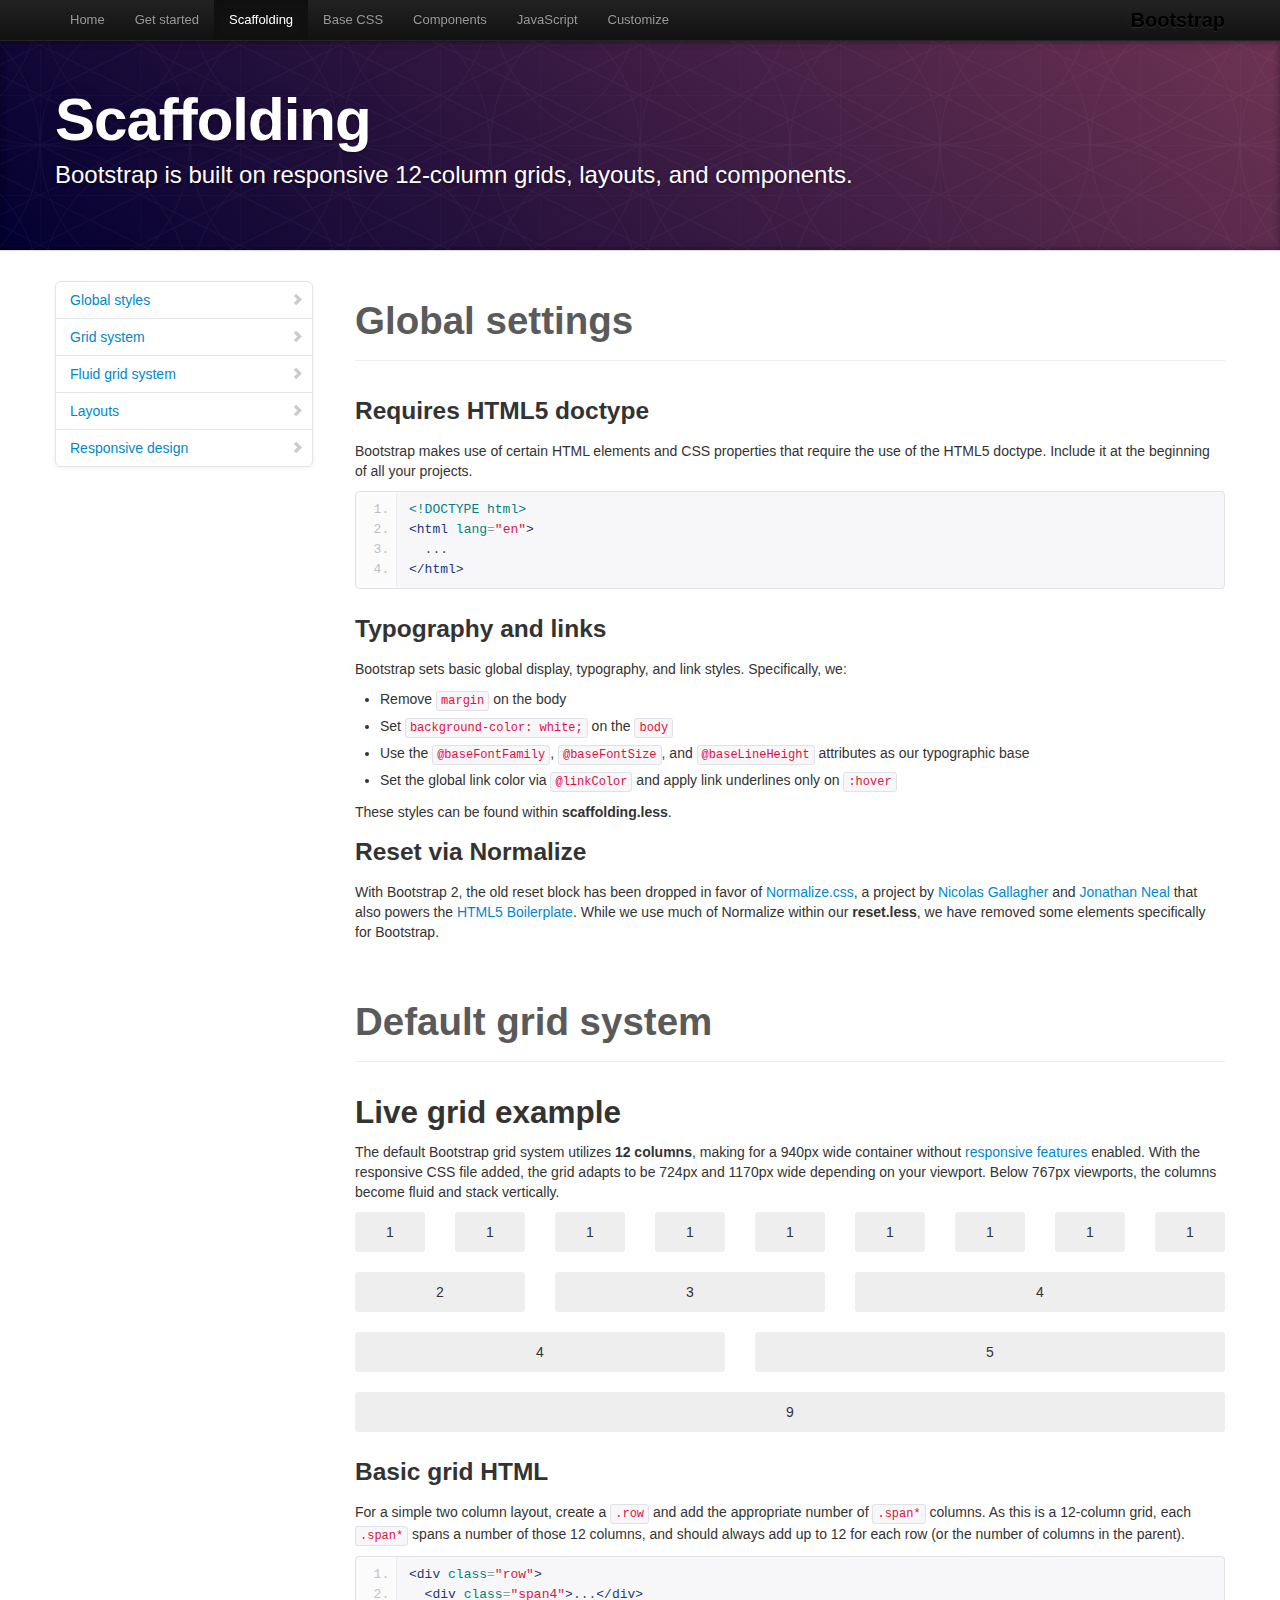
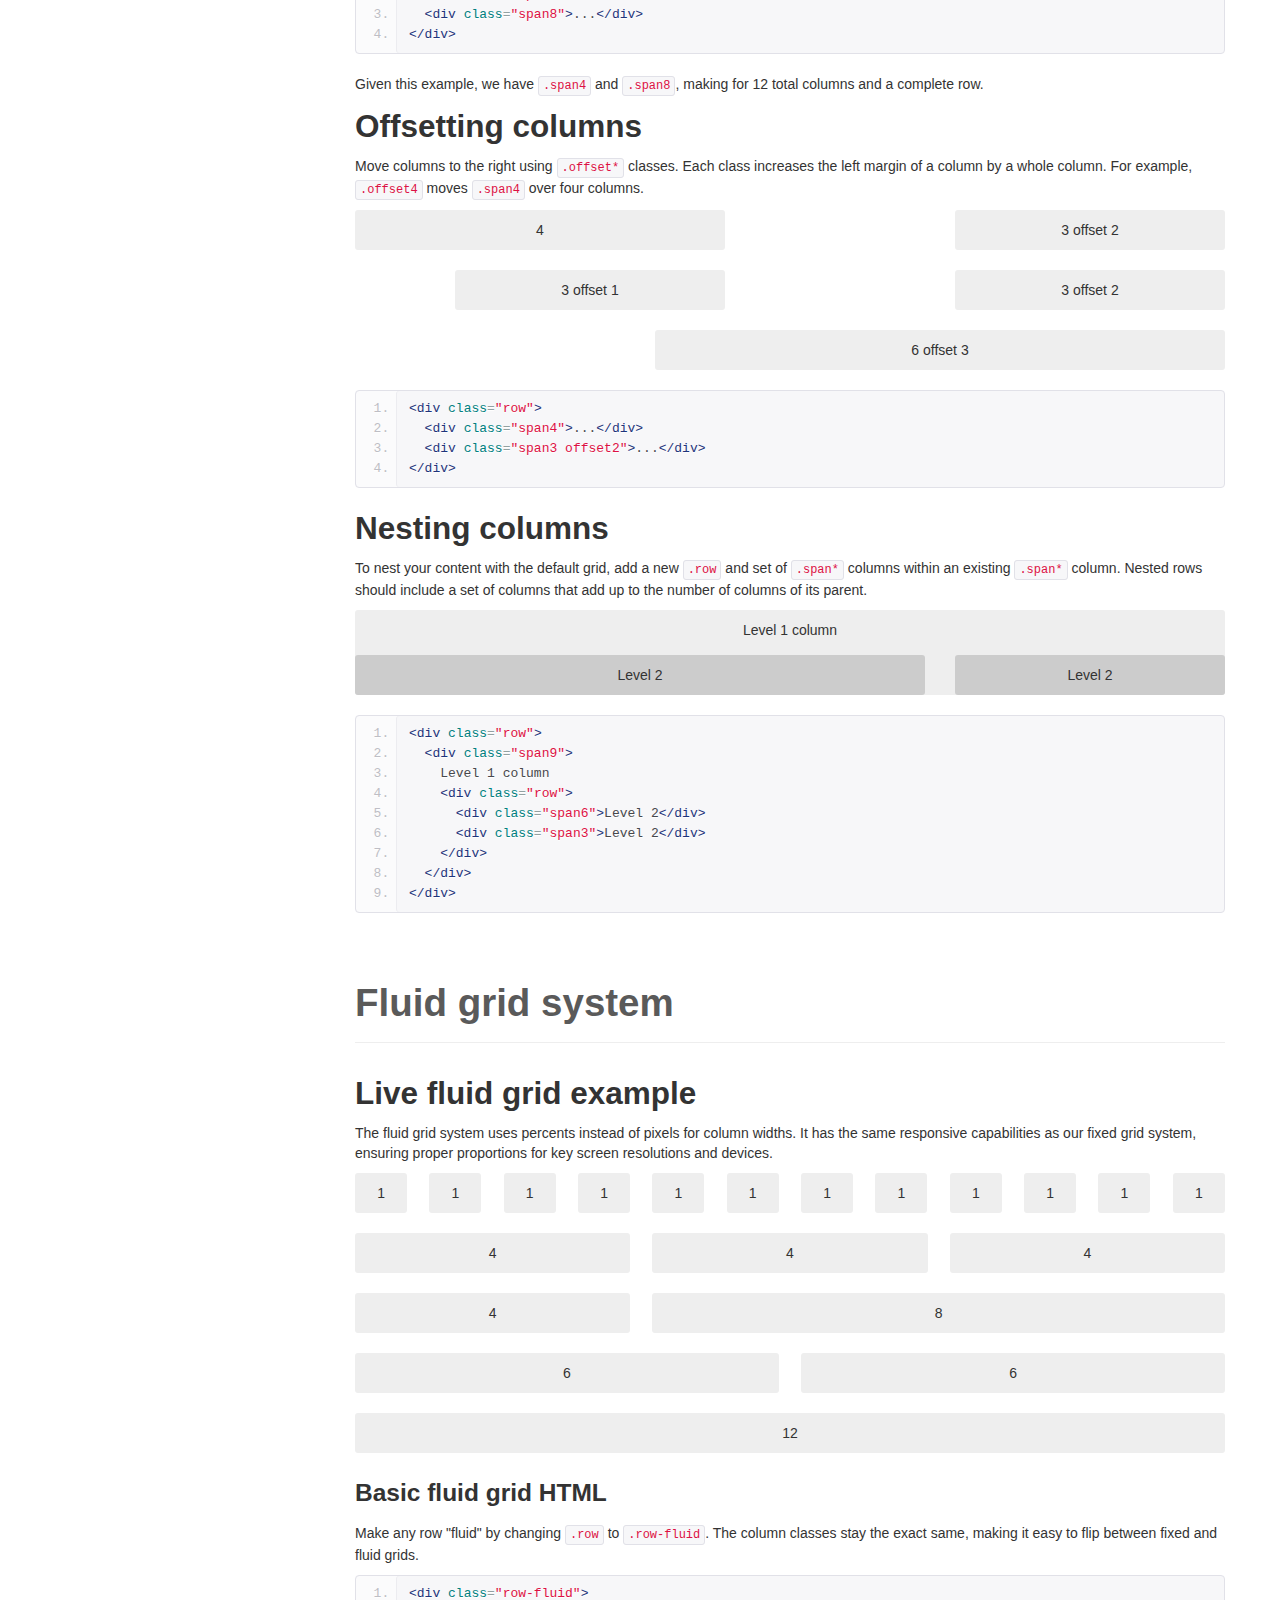
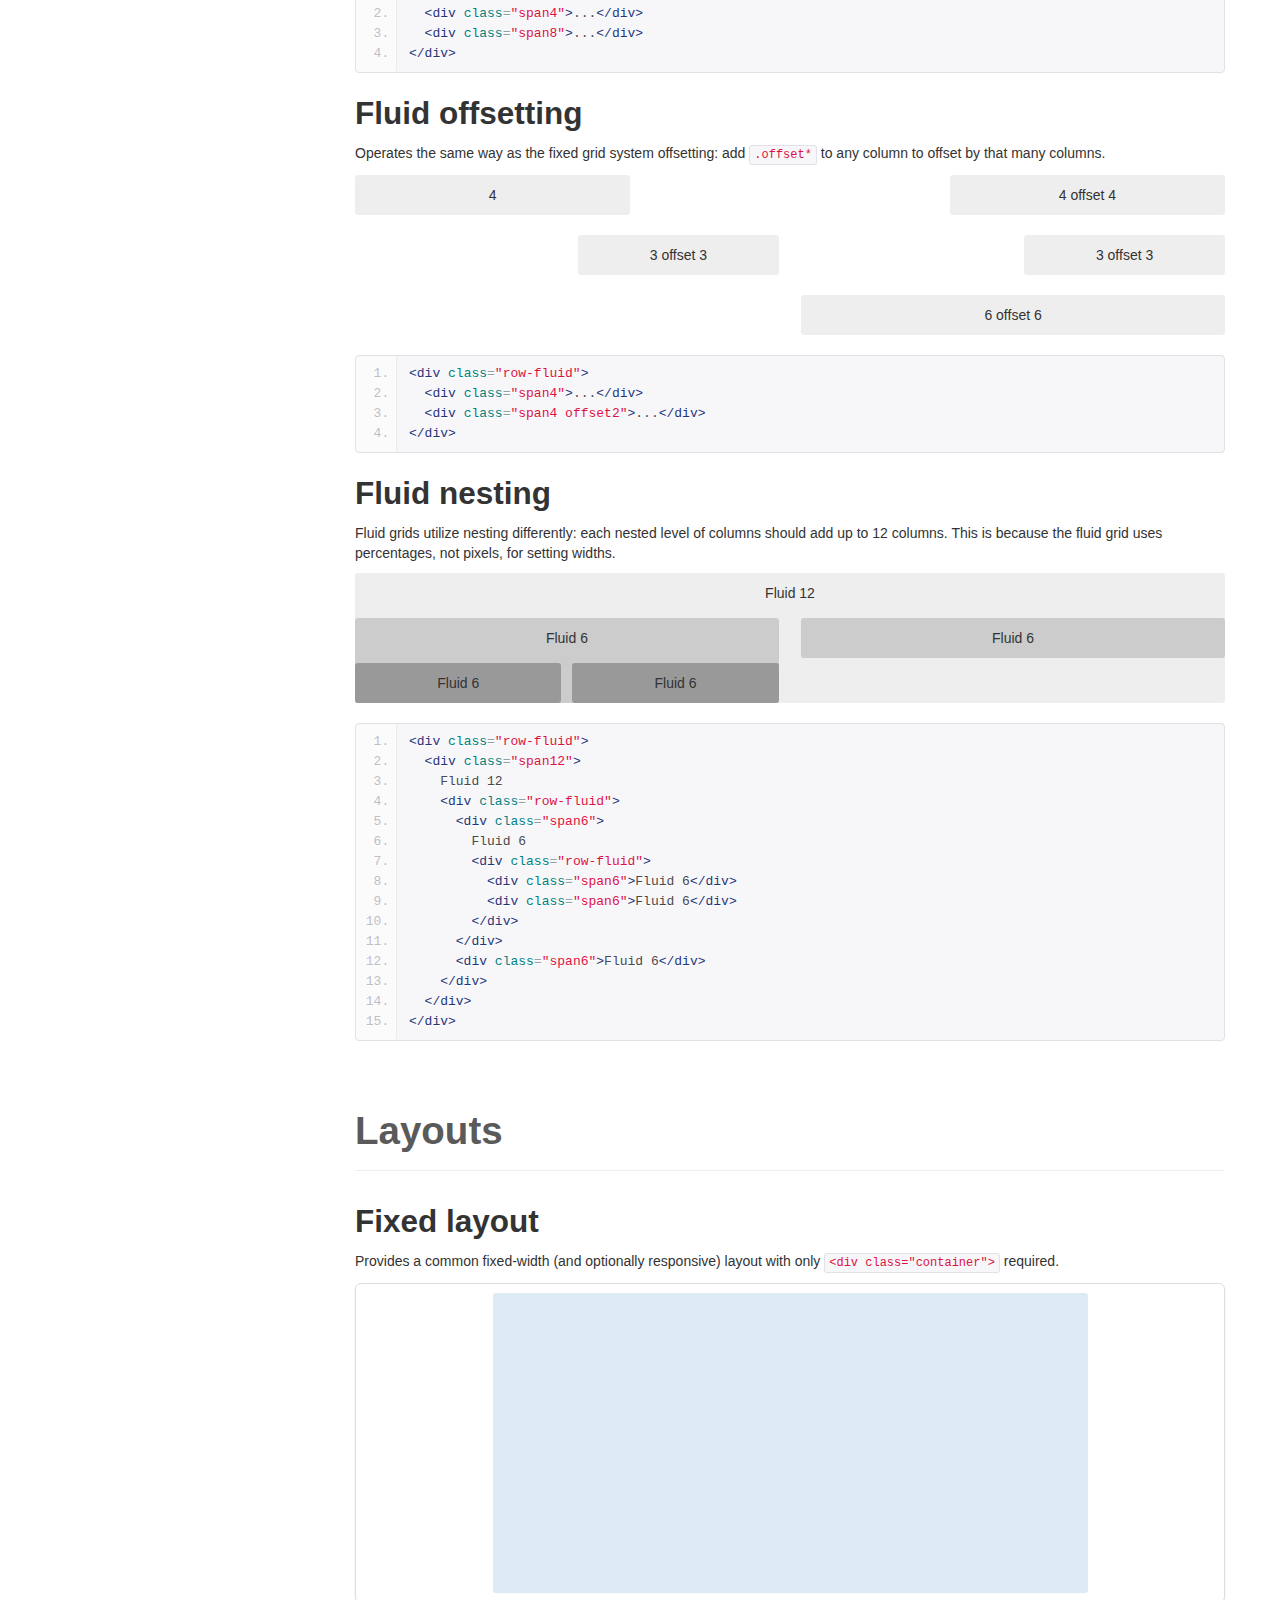
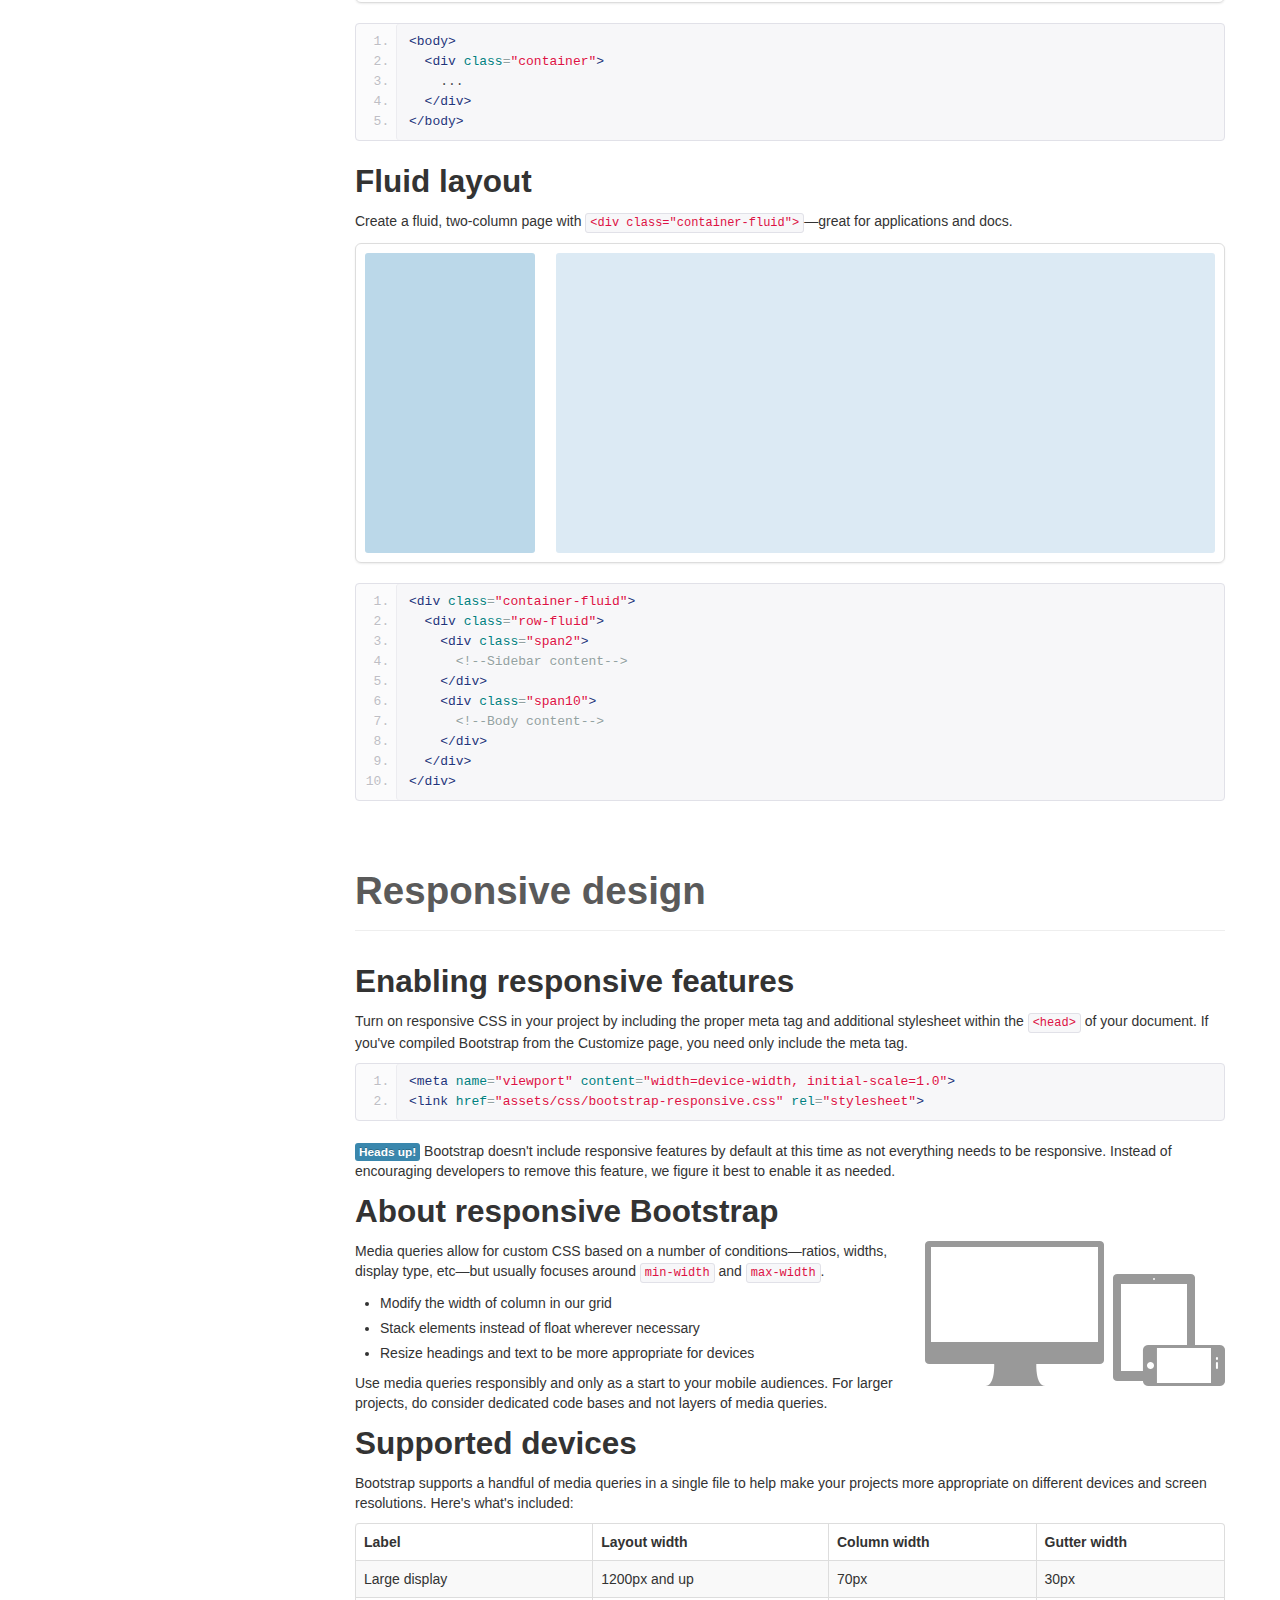
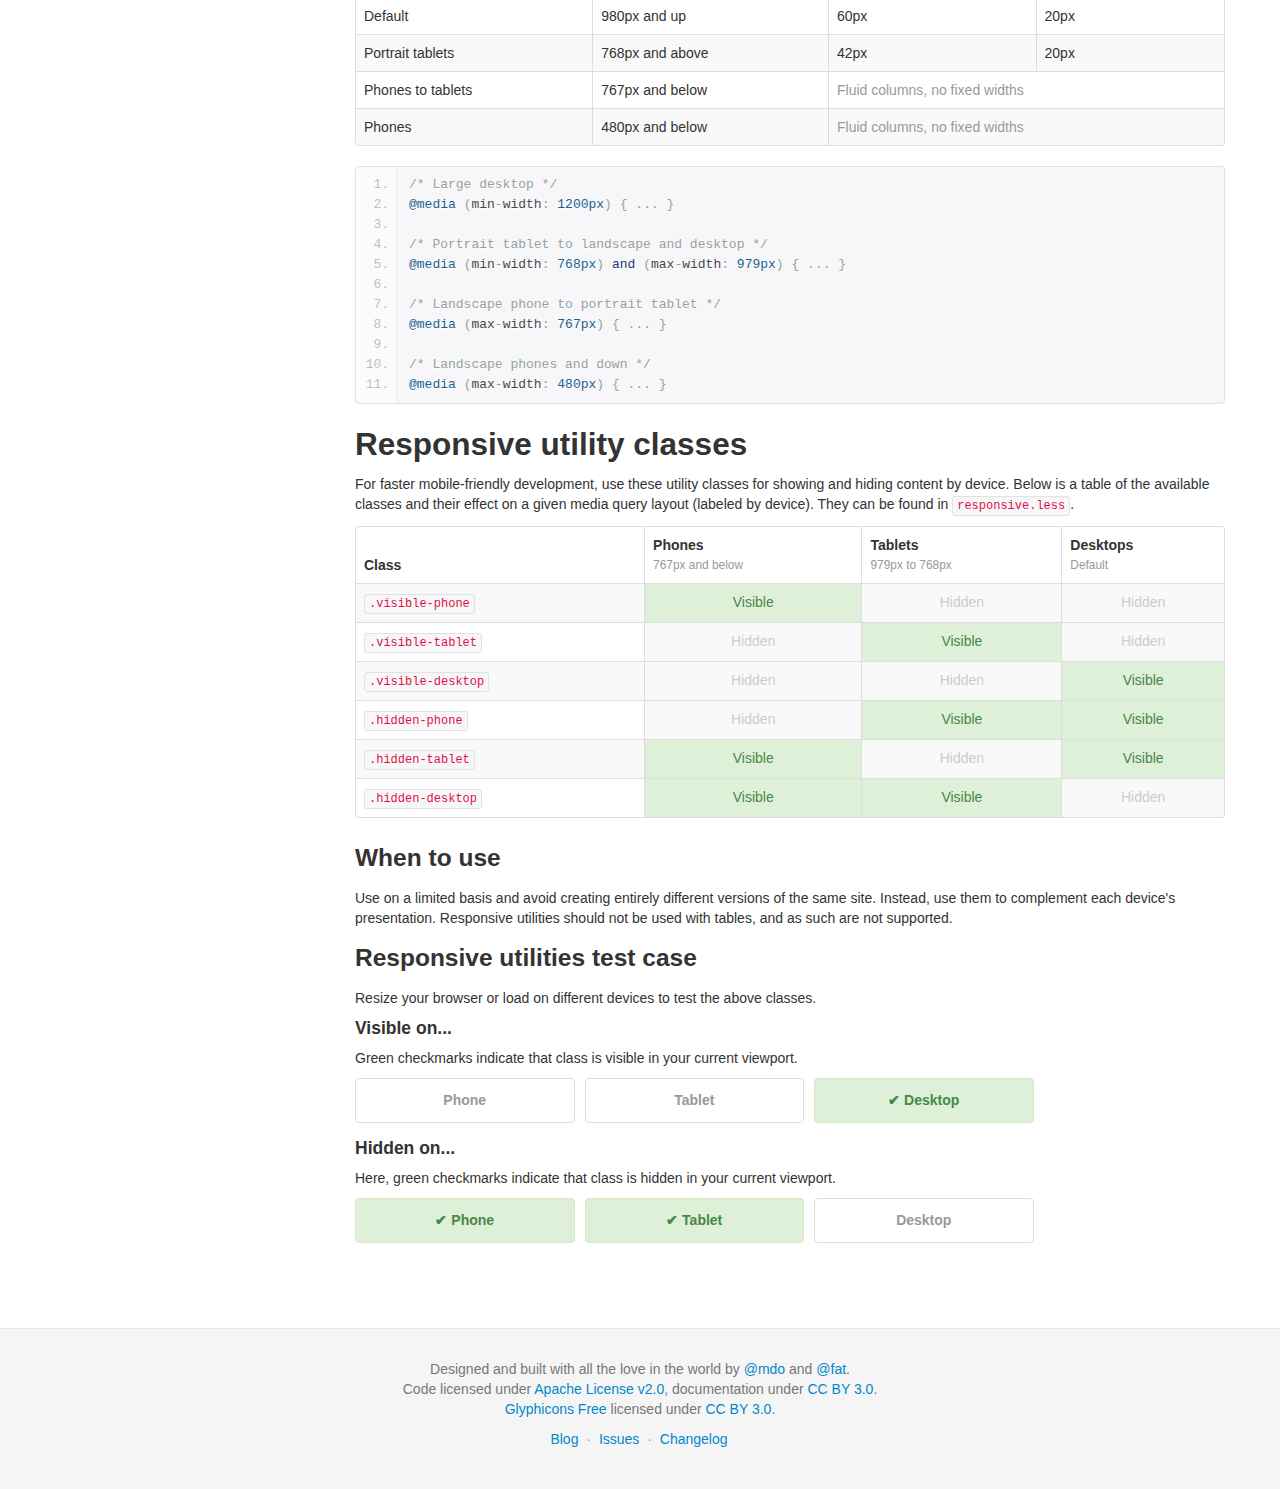
<file: bootstrap/docs/scaffolding.html>
<!DOCTYPE html>
<html lang="en">
  <head>
    <meta charset="utf-8">
    <title>Scaffolding · Bootstrap</title>
    <meta name="viewport" content="width=device-width, initial-scale=1.0">
    <meta name="description" content="">
    <meta name="author" content="">

    <!-- Le styles -->
    <link href="assets/css/bootstrap.css" rel="stylesheet">
    <link href="assets/css/bootstrap-responsive.css" rel="stylesheet">
    <link href="assets/css/docs.css" rel="stylesheet">
    <link href="assets/js/google-code-prettify/prettify.css" rel="stylesheet">

    <!-- Le HTML5 shim, for IE6-8 support of HTML5 elements -->
    <!--[if lt IE 9]>
      <script src="assets/js/html5shiv.js"></script>
    <![endif]-->

    <!-- Le fav and touch icons -->
    <link rel="apple-touch-icon-precomposed" sizes="144x144" href="assets/ico/apple-touch-icon-144-precomposed.png">
    <link rel="apple-touch-icon-precomposed" sizes="114x114" href="assets/ico/apple-touch-icon-114-precomposed.png">
      <link rel="apple-touch-icon-precomposed" sizes="72x72" href="assets/ico/apple-touch-icon-72-precomposed.png">
                    <link rel="apple-touch-icon-precomposed" href="assets/ico/apple-touch-icon-57-precomposed.png">
                                   <link rel="shortcut icon" href="assets/ico/favicon.png">

    <script type="text/javascript">
      var _gaq = _gaq || [];
      _gaq.push(['_setAccount', 'UA-146052-10']);
      _gaq.push(['_trackPageview']);
      (function() {
        var ga = document.createElement('script'); ga.type = 'text/javascript'; ga.async = true;
        ga.src = ('https:' == document.location.protocol ? 'https://ssl' : 'http://www') + '.google-analytics.com/ga.js';
        var s = document.getElementsByTagName('script')[0]; s.parentNode.insertBefore(ga, s);
      })();
    </script>
  </head>

  <body data-spy="scroll" data-target=".bs-docs-sidebar">

    <!-- Navbar
    ================================================== -->
    <div class="navbar navbar-inverse navbar-fixed-top">
      <div class="navbar-inner">
        <div class="container">
          <button type="button" class="btn btn-navbar" data-toggle="collapse" data-target=".nav-collapse">
            <span class="icon-bar"></span>
            <span class="icon-bar"></span>
            <span class="icon-bar"></span>
          </button>
          <a class="brand" href="./index.html">Bootstrap</a>
          <div class="nav-collapse collapse">
            <ul class="nav">
              <li class="">
                <a href="./index.html">Home</a>
              </li>
              <li class="">
                <a href="./getting-started.html">Get started</a>
              </li>
              <li class="active">
                <a href="./scaffolding.html">Scaffolding</a>
              </li>
              <li class="">
                <a href="./base-css.html">Base CSS</a>
              </li>
              <li class="">
                <a href="./components.html">Components</a>
              </li>
              <li class="">
                <a href="./javascript.html">JavaScript</a>
              </li>
              <li class="">
                <a href="./customize.html">Customize</a>
              </li>
            </ul>
          </div>
        </div>
      </div>
    </div>

<!-- Subhead
================================================== -->
<header class="jumbotron subhead" id="overview">
  <div class="container">
    <h1>Scaffolding</h1>
    <p class="lead">Bootstrap is built on responsive 12-column grids, layouts, and components.</p>
  </div>
</header>

  <div class="container">

    <!-- Docs nav
    ================================================== -->
    <div class="row">
      <div class="span3 bs-docs-sidebar">
        <ul class="nav nav-list bs-docs-sidenav">
          <li><a href="#global"><i class="icon-chevron-right"></i> Global styles</a></li>
          <li><a href="#gridSystem"><i class="icon-chevron-right"></i> Grid system</a></li>
          <li><a href="#fluidGridSystem"><i class="icon-chevron-right"></i> Fluid grid system</a></li>
          <li><a href="#layouts"><i class="icon-chevron-right"></i> Layouts</a></li>
          <li><a href="#responsive"><i class="icon-chevron-right"></i> Responsive design</a></li>
        </ul>
      </div>
      <div class="span9">



        <!-- Global Bootstrap settings
        ================================================== -->
        <section id="global">
          <div class="page-header">
            <h1>Global settings</h1>
          </div>

          <h3>Requires HTML5 doctype</h3>
          <p>Bootstrap makes use of certain HTML elements and CSS properties that require the use of the HTML5 doctype. Include it at the beginning of all your projects.</p>
<pre class="prettyprint linenums">
&lt;!DOCTYPE html&gt;
&lt;html lang="en"&gt;
  ...
&lt;/html&gt;
</pre>

          <h3>Typography and links</h3>
          <p>Bootstrap sets basic global display, typography, and link styles. Specifically, we:</p>
          <ul>
            <li>Remove <code>margin</code> on the body</li>
            <li>Set <code>background-color: white;</code> on the <code>body</code></li>
            <li>Use the <code>@baseFontFamily</code>, <code>@baseFontSize</code>, and <code>@baseLineHeight</code> attributes as our typographic base</li>
            <li>Set the global link color via <code>@linkColor</code> and apply link underlines only on <code>:hover</code></li>
          </ul>
          <p>These styles can be found within <strong>scaffolding.less</strong>.</p>

          <h3>Reset via Normalize</h3>
          <p>With Bootstrap 2, the old reset block has been dropped in favor of <a href="http://necolas.github.com/normalize.css/" target="_blank">Normalize.css</a>, a project by <a href="http://twitter.com/necolas" target="_blank">Nicolas Gallagher</a> and <a href="http://twitter.com/jon_neal" target="_blank">Jonathan Neal</a> that also powers the <a href="http://html5boilerplate.com" target="_blank">HTML5 Boilerplate</a>. While we use much of Normalize within our <strong>reset.less</strong>, we have removed some elements specifically for Bootstrap.</p>

        </section>




        <!-- Grid system
        ================================================== -->
        <section id="gridSystem">
          <div class="page-header">
            <h1>Default grid system</h1>
          </div>

          <h2>Live grid example</h2>
          <p>The default Bootstrap grid system utilizes <strong>12 columns</strong>, making for a 940px wide container without <a href="./scaffolding.html#responsive">responsive features</a> enabled. With the responsive CSS file added, the grid adapts to be 724px and 1170px wide depending on your viewport. Below 767px viewports, the columns become fluid and stack vertically.</p>
          <div class="bs-docs-grid">
            <div class="row show-grid">
              <div class="span1">1</div>
              <div class="span1">1</div>
              <div class="span1">1</div>
              <div class="span1">1</div>
              <div class="span1">1</div>
              <div class="span1">1</div>
              <div class="span1">1</div>
              <div class="span1">1</div>
              <div class="span1">1</div>
            </div>
            <div class="row show-grid">
              <div class="span2">2</div>
              <div class="span3">3</div>
              <div class="span4">4</div>
            </div>
            <div class="row show-grid">
              <div class="span4">4</div>
              <div class="span5">5</div>
            </div>
            <div class="row show-grid">
              <div class="span9">9</div>
            </div>
          </div>

          <h3>Basic grid HTML</h3>
          <p>For a simple two column layout, create a <code>.row</code> and add the appropriate number of <code>.span*</code> columns. As this is a 12-column grid, each <code>.span*</code> spans a number of those 12 columns, and should always add up to 12 for each row (or the number of columns in the parent).</p>
<pre class="prettyprint linenums">
&lt;div class="row"&gt;
  &lt;div class="span4"&gt;...&lt;/div&gt;
  &lt;div class="span8"&gt;...&lt;/div&gt;
&lt;/div&gt;
</pre>
          <p>Given this example, we have <code>.span4</code> and <code>.span8</code>, making for 12 total columns and a complete row.</p>

          <h2>Offsetting columns</h2>
          <p>Move columns to the right using <code>.offset*</code> classes. Each class increases the left margin of a column by a whole column. For example, <code>.offset4</code> moves <code>.span4</code> over four columns.</p>
          <div class="bs-docs-grid">
            <div class="row show-grid">
              <div class="span4">4</div>
              <div class="span3 offset2">3 offset 2</div>
            </div><!-- /row -->
            <div class="row show-grid">
              <div class="span3 offset1">3 offset 1</div>
              <div class="span3 offset2">3 offset 2</div>
            </div><!-- /row -->
            <div class="row show-grid">
              <div class="span6 offset3">6 offset 3</div>
            </div><!-- /row -->
          </div>
<pre class="prettyprint linenums">
&lt;div class="row"&gt;
  &lt;div class="span4"&gt;...&lt;/div&gt;
  &lt;div class="span3 offset2"&gt;...&lt;/div&gt;
&lt;/div&gt;
</pre>

          <h2>Nesting columns</h2>
          <p>To nest your content with the default grid, add a new <code>.row</code> and set of <code>.span*</code> columns within an existing <code>.span*</code> column. Nested rows should include a set of columns that add up to the number of columns of its parent.</p>
          <div class="row show-grid">
            <div class="span9">
              Level 1 column
              <div class="row show-grid">
                <div class="span6">
                  Level 2
                </div>
                <div class="span3">
                  Level 2
                </div>
              </div>
            </div>
          </div>
<pre class="prettyprint linenums">
&lt;div class="row"&gt;
  &lt;div class="span9"&gt;
    Level 1 column
    &lt;div class="row"&gt;
      &lt;div class="span6"&gt;Level 2&lt;/div&gt;
      &lt;div class="span3"&gt;Level 2&lt;/div&gt;
    &lt;/div&gt;
  &lt;/div&gt;
&lt;/div&gt;
</pre>
        </section>



        <!-- Fluid grid system
        ================================================== -->
        <section id="fluidGridSystem">
          <div class="page-header">
            <h1>Fluid grid system</h1>
          </div>

          <h2>Live fluid grid example</h2>
          <p>The fluid grid system uses percents instead of pixels for column widths. It has the same responsive capabilities as our fixed grid system, ensuring proper proportions for key screen resolutions and devices.</p>
          <div class="bs-docs-grid">
            <div class="row-fluid show-grid">
              <div class="span1">1</div>
              <div class="span1">1</div>
              <div class="span1">1</div>
              <div class="span1">1</div>
              <div class="span1">1</div>
              <div class="span1">1</div>
              <div class="span1">1</div>
              <div class="span1">1</div>
              <div class="span1">1</div>
              <div class="span1">1</div>
              <div class="span1">1</div>
              <div class="span1">1</div>
            </div>
            <div class="row-fluid show-grid">
              <div class="span4">4</div>
              <div class="span4">4</div>
              <div class="span4">4</div>
            </div>
            <div class="row-fluid show-grid">
              <div class="span4">4</div>
              <div class="span8">8</div>
            </div>
            <div class="row-fluid show-grid">
              <div class="span6">6</div>
              <div class="span6">6</div>
            </div>
            <div class="row-fluid show-grid">
              <div class="span12">12</div>
            </div>
          </div>

          <h3>Basic fluid grid HTML</h3>
          <p>Make any row "fluid" by changing <code>.row</code> to <code>.row-fluid</code>. The column classes stay the exact same, making it easy to flip between fixed and fluid grids.</p>
<pre class="prettyprint linenums">
&lt;div class="row-fluid"&gt;
  &lt;div class="span4"&gt;...&lt;/div&gt;
  &lt;div class="span8"&gt;...&lt;/div&gt;
&lt;/div&gt;
</pre>

          <h2>Fluid offsetting</h2>
          <p>Operates the same way as the fixed grid system offsetting: add <code>.offset*</code> to any column to offset by that many columns.</p>
          <div class="bs-docs-grid">
            <div class="row-fluid show-grid">
              <div class="span4">4</div>
              <div class="span4 offset4">4 offset 4</div>
            </div><!-- /row -->
            <div class="row-fluid show-grid">
              <div class="span3 offset3">3 offset 3</div>
              <div class="span3 offset3">3 offset 3</div>
            </div><!-- /row -->
            <div class="row-fluid show-grid">
              <div class="span6 offset6">6 offset 6</div>
            </div><!-- /row -->
          </div>
<pre class="prettyprint linenums">
&lt;div class="row-fluid"&gt;
  &lt;div class="span4"&gt;...&lt;/div&gt;
  &lt;div class="span4 offset2"&gt;...&lt;/div&gt;
&lt;/div&gt;
</pre>

          <h2>Fluid nesting</h2>
          <p>Fluid grids utilize nesting differently: each nested level of columns should add up to 12 columns. This is because the fluid grid uses percentages, not pixels, for setting widths.</p>
          <div class="row-fluid show-grid">
            <div class="span12">
              Fluid 12
              <div class="row-fluid show-grid">
                <div class="span6">
                  Fluid 6
                  <div class="row-fluid show-grid">
                    <div class="span6">
                      Fluid 6
                    </div>
                    <div class="span6">
                      Fluid 6
                    </div>
                  </div>
                </div>
                <div class="span6">
                  Fluid 6
                </div>
              </div>
            </div>
          </div>
<pre class="prettyprint linenums">
&lt;div class="row-fluid"&gt;
  &lt;div class="span12"&gt;
    Fluid 12
    &lt;div class="row-fluid"&gt;
      &lt;div class="span6"&gt;
        Fluid 6
        &lt;div class="row-fluid"&gt;
          &lt;div class="span6"&gt;Fluid 6&lt;/div&gt;
          &lt;div class="span6"&gt;Fluid 6&lt;/div&gt;
        &lt;/div&gt;
      &lt;/div&gt;
      &lt;div class="span6"&gt;Fluid 6&lt;/div&gt;
    &lt;/div&gt;
  &lt;/div&gt;
&lt;/div&gt;
</pre>

        </section>




        <!-- Layouts (Default and fluid)
        ================================================== -->
        <section id="layouts">
          <div class="page-header">
            <h1>Layouts</h1>
          </div>

          <h2>Fixed layout</h2>
          <p>Provides a common fixed-width (and optionally responsive) layout with only <code>&lt;div class="container"&gt;</code> required.</p>
          <div class="mini-layout">
            <div class="mini-layout-body"></div>
          </div>
<pre class="prettyprint linenums">
&lt;body&gt;
  &lt;div class="container"&gt;
    ...
  &lt;/div&gt;
&lt;/body&gt;
</pre>

          <h2>Fluid layout</h2>
          <p>Create a fluid, two-column page with <code>&lt;div class="container-fluid"&gt;</code>&mdash;great for applications and docs.</p>
          <div class="mini-layout fluid">
            <div class="mini-layout-sidebar"></div>
            <div class="mini-layout-body"></div>
          </div>
<pre class="prettyprint linenums">
&lt;div class="container-fluid"&gt;
  &lt;div class="row-fluid"&gt;
    &lt;div class="span2"&gt;
      &lt;!--Sidebar content--&gt;
    &lt;/div&gt;
    &lt;div class="span10"&gt;
      &lt;!--Body content--&gt;
    &lt;/div&gt;
  &lt;/div&gt;
&lt;/div&gt;
</pre>
        </section>




        <!-- Responsive design
        ================================================== -->
        <section id="responsive">
          <div class="page-header">
            <h1>Responsive design</h1>
          </div>

          <h2>Enabling responsive features</h2>
          <p>Turn on responsive CSS in your project by including the proper meta tag and additional stylesheet within the <code>&lt;head&gt;</code> of your document. If you've compiled Bootstrap from the Customize page, you need only include the meta tag.</p>
<pre class="prettyprint linenums">
&lt;meta name="viewport" content="width=device-width, initial-scale=1.0"&gt;
&lt;link href="assets/css/bootstrap-responsive.css" rel="stylesheet"&gt;
</pre>
          <p><span class="label label-info">Heads up!</span>  Bootstrap doesn't include responsive features by default at this time as not everything needs to be responsive. Instead of encouraging developers to remove this feature, we figure it best to enable it as needed.</p>

          <h2>About responsive Bootstrap</h2>
          <img src="assets/img/responsive-illustrations.png" alt="Responsive devices" style="float: right; margin: 0 0 20px 20px;">
          <p>Media queries allow for custom CSS based on a number of conditions&mdash;ratios, widths, display type, etc&mdash;but usually focuses around <code>min-width</code> and <code>max-width</code>.</p>
          <ul>
            <li>Modify the width of column in our grid</li>
            <li>Stack elements instead of float wherever necessary</li>
            <li>Resize headings and text to be more appropriate for devices</li>
          </ul>
          <p>Use media queries responsibly and only as a start to your mobile audiences. For larger projects, do consider dedicated code bases and not layers of media queries.</p>

          <h2>Supported devices</h2>
          <p>Bootstrap supports a handful of media queries in a single file to help make your projects more appropriate on different devices and screen resolutions. Here's what's included:</p>
          <table class="table table-bordered table-striped">
            <thead>
              <tr>
                <th>Label</th>
                <th>Layout width</th>
                <th>Column width</th>
                <th>Gutter width</th>
              </tr>
            </thead>
            <tbody>
              <tr>
                <td>Large display</td>
                <td>1200px and up</td>
                <td>70px</td>
                <td>30px</td>
              </tr>
              <tr>
                <td>Default</td>
                <td>980px and up</td>
                <td>60px</td>
                <td>20px</td>
              </tr>
              <tr>
                <td>Portrait tablets</td>
                <td>768px and above</td>
                <td>42px</td>
                <td>20px</td>
              </tr>
              <tr>
                <td>Phones to tablets</td>
                <td>767px and below</td>
                <td class="muted" colspan="2">Fluid columns, no fixed widths</td>
              </tr>
              <tr>
                <td>Phones</td>
                <td>480px and below</td>
                <td class="muted" colspan="2">Fluid columns, no fixed widths</td>
              </tr>
            </tbody>
          </table>
<pre class="prettyprint linenums">
/* Large desktop */
@media (min-width: 1200px) { ... }

/* Portrait tablet to landscape and desktop */
@media (min-width: 768px) and (max-width: 979px) { ... }

/* Landscape phone to portrait tablet */
@media (max-width: 767px) { ... }

/* Landscape phones and down */
@media (max-width: 480px) { ... }
</pre>


          <h2>Responsive utility classes</h2>
          <p>For faster mobile-friendly development, use these utility classes for showing and hiding content by device. Below is a table of the available classes and their effect on a given media query layout (labeled by device). They can be found in <code>responsive.less</code>.</p>
          <table class="table table-bordered table-striped responsive-utilities">
            <thead>
              <tr>
                <th>Class</th>
                <th>Phones <small>767px and below</small></th>
                <th>Tablets <small>979px to 768px</small></th>
                <th>Desktops <small>Default</small></th>
              </tr>
            </thead>
            <tbody>
              <tr>
                <th><code>.visible-phone</code></th>
                <td class="is-visible">Visible</td>
                <td class="is-hidden">Hidden</td>
                <td class="is-hidden">Hidden</td>
              </tr>
              <tr>
                <th><code>.visible-tablet</code></th>
                <td class="is-hidden">Hidden</td>
                <td class="is-visible">Visible</td>
                <td class="is-hidden">Hidden</td>
              </tr>
              <tr>
                <th><code>.visible-desktop</code></th>
                <td class="is-hidden">Hidden</td>
                <td class="is-hidden">Hidden</td>
                <td class="is-visible">Visible</td>
              </tr>
              <tr>
                <th><code>.hidden-phone</code></th>
                <td class="is-hidden">Hidden</td>
                <td class="is-visible">Visible</td>
                <td class="is-visible">Visible</td>
              </tr>
              <tr>
                <th><code>.hidden-tablet</code></th>
                <td class="is-visible">Visible</td>
                <td class="is-hidden">Hidden</td>
                <td class="is-visible">Visible</td>
              </tr>
              <tr>
                <th><code>.hidden-desktop</code></th>
                <td class="is-visible">Visible</td>
                <td class="is-visible">Visible</td>
                <td class="is-hidden">Hidden</td>
              </tr>
            </tbody>
          </table>

          <h3>When to use</h3>
          <p>Use on a limited basis and avoid creating entirely different versions of the same site. Instead, use them to complement each device's presentation. Responsive utilities should not be used with tables, and as such are not supported.</p>

          <h3>Responsive utilities test case</h3>
          <p>Resize your browser or load on different devices to test the above classes.</p>
          <h4>Visible on...</h4>
          <p>Green checkmarks indicate that class is visible in your current viewport.</p>
          <ul class="responsive-utilities-test">
            <li>Phone<span class="visible-phone">&#10004; Phone</span></li>
            <li>Tablet<span class="visible-tablet">&#10004; Tablet</span></li>
            <li>Desktop<span class="visible-desktop">&#10004; Desktop</span></li>
          </ul>
          <h4>Hidden on...</h4>
          <p>Here, green checkmarks indicate that class is hidden in your current viewport.</p>
          <ul class="responsive-utilities-test hidden-on">
            <li>Phone<span class="hidden-phone">&#10004; Phone</span></li>
            <li>Tablet<span class="hidden-tablet">&#10004; Tablet</span></li>
            <li>Desktop<span class="hidden-desktop">&#10004; Desktop</span></li>
          </ul>

        </section>



      </div>
    </div>

  </div>



    <!-- Footer
    ================================================== -->
    <footer class="footer">
      <div class="container">
        <p>Designed and built with all the love in the world by <a href="http://twitter.com/mdo" target="_blank">@mdo</a> and <a href="http://twitter.com/fat" target="_blank">@fat</a>.</p>
        <p>Code licensed under <a href="http://www.apache.org/licenses/LICENSE-2.0" target="_blank">Apache License v2.0</a>, documentation under <a href="http://creativecommons.org/licenses/by/3.0/">CC BY 3.0</a>.</p>
        <p><a href="http://glyphicons.com">Glyphicons Free</a> licensed under <a href="http://creativecommons.org/licenses/by/3.0/">CC BY 3.0</a>.</p>
        <ul class="footer-links">
          <li><a href="http://blog.getbootstrap.com">Blog</a></li>
          <li class="muted">&middot;</li>
          <li><a href="https://github.com/twbs/bootstrap/issues?state=open">Issues</a></li>
          <li class="muted">&middot;</li>
          <li><a href="https://github.com/twbs/bootstrap/releases">Changelog</a></li>
        </ul>
      </div>
    </footer>



    <!-- Le javascript
    ================================================== -->
    <!-- Placed at the end of the document so the pages load faster -->
    <script type="text/javascript" src="http://platform.twitter.com/widgets.js"></script>
    <script src="assets/js/jquery.js"></script>
    <script src="assets/js/bootstrap-transition.js"></script>
    <script src="assets/js/bootstrap-alert.js"></script>
    <script src="assets/js/bootstrap-modal.js"></script>
    <script src="assets/js/bootstrap-dropdown.js"></script>
    <script src="assets/js/bootstrap-scrollspy.js"></script>
    <script src="assets/js/bootstrap-tab.js"></script>
    <script src="assets/js/bootstrap-tooltip.js"></script>
    <script src="assets/js/bootstrap-popover.js"></script>
    <script src="assets/js/bootstrap-button.js"></script>
    <script src="assets/js/bootstrap-collapse.js"></script>
    <script src="assets/js/bootstrap-carousel.js"></script>
    <script src="assets/js/bootstrap-typeahead.js"></script>
    <script src="assets/js/bootstrap-affix.js"></script>

    <script src="assets/js/holder/holder.js"></script>
    <script src="assets/js/google-code-prettify/prettify.js"></script>

    <script src="assets/js/application.js"></script>


    <!-- Analytics
    ================================================== -->
    <script>
      var _gauges = _gauges || [];
      (function() {
        var t   = document.createElement('script');
        t.type  = 'text/javascript';
        t.async = true;
        t.id    = 'gauges-tracker';
        t.setAttribute('data-site-id', '4f0dc9fef5a1f55508000013');
        t.src = '//secure.gaug.es/track.js';
        var s = document.getElementsByTagName('script')[0];
        s.parentNode.insertBefore(t, s);
      })();
    </script>

  </body>
</html>
</file>
<file: bootstrap/docs/assets/js/google-code-prettify/prettify.css>
.com { color: #93a1a1; }
.lit { color: #195f91; }
.pun, .opn, .clo { color: #93a1a1; }
.fun { color: #dc322f; }
.str, .atv { color: #D14; }
.kwd, .prettyprint .tag { color: #1e347b; }
.typ, .atn, .dec, .var { color: teal; }
.pln { color: #48484c; }

.prettyprint {
  padding: 8px;
  background-color: #f7f7f9;
  border: 1px solid #e1e1e8;
}
.prettyprint.linenums {
  -webkit-box-shadow: inset 40px 0 0 #fbfbfc, inset 41px 0 0 #ececf0;
     -moz-box-shadow: inset 40px 0 0 #fbfbfc, inset 41px 0 0 #ececf0;
          box-shadow: inset 40px 0 0 #fbfbfc, inset 41px 0 0 #ececf0;
}

/* Specify class=linenums on a pre to get line numbering */
ol.linenums {
  margin: 0 0 0 33px; /* IE indents via margin-left */
}
ol.linenums li {
  padding-left: 12px;
  color: #bebec5;
  line-height: 20px;
  text-shadow: 0 1px 0 #fff;
}
</file>
<file: bootstrap/docs/assets/css/docs.css>
/* Add additional stylesheets below
-------------------------------------------------- */
/*
  Bootstrap's documentation styles
  Special styles for presenting Bootstrap's documentation and examples
*/



/* Body and structure
-------------------------------------------------- */

body {
  position: relative;
  padding-top: 40px;
}

/* Code in headings */
h3 code {
  font-size: 14px;
  font-weight: normal;
}



/* Tweak navbar brand link to be super sleek
-------------------------------------------------- */

body > .navbar {
  font-size: 13px;
}

/* Change the docs' brand */
body > .navbar .brand {
  padding-right: 0;
  padding-left: 0;
  margin-left: 20px;
  float: right;
  font-weight: bold;
  color: #000;
  text-shadow: 0 1px 0 rgba(255,255,255,.1), 0 0 30px rgba(255,255,255,.125);
  -webkit-transition: all .2s linear;
     -moz-transition: all .2s linear;
          transition: all .2s linear;
}
body > .navbar .brand:hover {
  text-decoration: none;
  text-shadow: 0 1px 0 rgba(255,255,255,.1), 0 0 30px rgba(255,255,255,.4);
}


/* Sections
-------------------------------------------------- */

/* padding for in-page bookmarks and fixed navbar */
section {
  padding-top: 30px;
}
section > .page-header,
section > .lead {
  color: #5a5a5a;
}
section > ul li {
  margin-bottom: 5px;
}

/* Separators (hr) */
.bs-docs-separator {
  margin: 40px 0 39px;
}

/* Faded out hr */
hr.soften {
  height: 1px;
  margin: 70px 0;
  background-image: -webkit-linear-gradient(left, rgba(0,0,0,0), rgba(0,0,0,.1), rgba(0,0,0,0));
  background-image:    -moz-linear-gradient(left, rgba(0,0,0,0), rgba(0,0,0,.1), rgba(0,0,0,0));
  background-image:     -ms-linear-gradient(left, rgba(0,0,0,0), rgba(0,0,0,.1), rgba(0,0,0,0));
  background-image:      -o-linear-gradient(left, rgba(0,0,0,0), rgba(0,0,0,.1), rgba(0,0,0,0));
  border: 0;
}



/* Jumbotrons
-------------------------------------------------- */

/* Base class
------------------------- */
.jumbotron {
  position: relative;
  padding: 40px 0;
  color: #fff;
  text-align: center;
  text-shadow: 0 1px 3px rgba(0,0,0,.4), 0 0 30px rgba(0,0,0,.075);
  background: #020031; /* Old browsers */
  background: -moz-linear-gradient(45deg,  #020031 0%, #6d3353 100%); /* FF3.6+ */
  background: -webkit-gradient(linear, left bottom, right top, color-stop(0%,#020031), color-stop(100%,#6d3353)); /* Chrome,Safari4+ */
  background: -webkit-linear-gradient(45deg,  #020031 0%,#6d3353 100%); /* Chrome10+,Safari5.1+ */
  background: -o-linear-gradient(45deg,  #020031 0%,#6d3353 100%); /* Opera 11.10+ */
  background: -ms-linear-gradient(45deg,  #020031 0%,#6d3353 100%); /* IE10+ */
  background: linear-gradient(45deg,  #020031 0%,#6d3353 100%); /* W3C */
  filter: progid:DXImageTransform.Microsoft.gradient( startColorstr='#020031', endColorstr='#6d3353',GradientType=1 ); /* IE6-9 fallback on horizontal gradient */
  -webkit-box-shadow: inset 0 3px 7px rgba(0,0,0,.2), inset 0 -3px 7px rgba(0,0,0,.2);
     -moz-box-shadow: inset 0 3px 7px rgba(0,0,0,.2), inset 0 -3px 7px rgba(0,0,0,.2);
          box-shadow: inset 0 3px 7px rgba(0,0,0,.2), inset 0 -3px 7px rgba(0,0,0,.2);
}
.jumbotron h1 {
  font-size: 80px;
  font-weight: bold;
  letter-spacing: -1px;
  line-height: 1;
}
.jumbotron p {
  font-size: 24px;
  font-weight: 300;
  line-height: 1.25;
  margin-bottom: 30px;
}

/* Link styles (used on .masthead-links as well) */
.jumbotron a {
  color: #fff;
  color: rgba(255,255,255,.5);
  -webkit-transition: all .2s ease-in-out;
     -moz-transition: all .2s ease-in-out;
          transition: all .2s ease-in-out;
}
.jumbotron a:hover {
  color: #fff;
  text-shadow: 0 0 10px rgba(255,255,255,.25);
}

/* Download button */
.masthead .btn {
  padding: 19px 24px;
  font-size: 24px;
  font-weight: 200;
  color: #fff; /* redeclare to override the `.jumbotron a` */
  border: 0;
  -webkit-border-radius: 6px;
     -moz-border-radius: 6px;
          border-radius: 6px;
  -webkit-box-shadow: inset 0 1px 0 rgba(255,255,255,.1), 0 1px 5px rgba(0,0,0,.25);
     -moz-box-shadow: inset 0 1px 0 rgba(255,255,255,.1), 0 1px 5px rgba(0,0,0,.25);
          box-shadow: inset 0 1px 0 rgba(255,255,255,.1), 0 1px 5px rgba(0,0,0,.25);
  -webkit-transition: none;
     -moz-transition: none;
          transition: none;
}
.masthead .btn:hover {
  -webkit-box-shadow: inset 0 1px 0 rgba(255,255,255,.1), 0 1px 5px rgba(0,0,0,.25);
     -moz-box-shadow: inset 0 1px 0 rgba(255,255,255,.1), 0 1px 5px rgba(0,0,0,.25);
          box-shadow: inset 0 1px 0 rgba(255,255,255,.1), 0 1px 5px rgba(0,0,0,.25);
}
.masthead .btn:active {
  -webkit-box-shadow: inset 0 2px 4px rgba(0,0,0,.1), 0 1px 0 rgba(255,255,255,.1);
     -moz-box-shadow: inset 0 2px 4px rgba(0,0,0,.1), 0 1px 0 rgba(255,255,255,.1);
          box-shadow: inset 0 2px 4px rgba(0,0,0,.1), 0 1px 0 rgba(255,255,255,.1);
}


/* Pattern overlay
------------------------- */
.jumbotron .container {
  position: relative;
  z-index: 2;
}
.jumbotron:after {
  content: '';
  display: block;
  position: absolute;
  top: 0;
  right: 0;
  bottom: 0;
  left: 0;
  background: url(../img/bs-docs-masthead-pattern.png) repeat center center;
  opacity: .4;
}
@media
only screen and (-webkit-min-device-pixel-ratio: 2),
only screen and (   min--moz-device-pixel-ratio: 2),
only screen and (     -o-min-device-pixel-ratio: 2/1) {

  .jumbotron:after {
    background-size: 150px 150px;
  }

}

/* Masthead (docs home)
------------------------- */
.masthead {
  padding: 70px 0 80px;
  margin-bottom: 0;
  color: #fff;
}
.masthead h1 {
  font-size: 120px;
  line-height: 1;
  letter-spacing: -2px;
}
.masthead p {
  font-size: 40px;
  font-weight: 200;
  line-height: 1.25;
}

/* Textual links in masthead */
.masthead-links {
  margin: 0;
  list-style: none;
}
.masthead-links li {
  display: inline;
  padding: 0 10px;
  color: rgba(255,255,255,.25);
}

/* Social proof buttons from GitHub & Twitter */
.bs-docs-social {
  padding: 15px 0;
  text-align: center;
  background-color: #f5f5f5;
  border-top: 1px solid #fff;
  border-bottom: 1px solid #ddd;
}

/* Quick links on Home */
.bs-docs-social-buttons {
  margin-left: 0;
  margin-bottom: 0;
  padding-left: 0;
  list-style: none;
}
.bs-docs-social-buttons li {
  display: inline-block;
  padding: 5px 8px;
  line-height: 1;
  *display: inline;
  *zoom: 1;
}

/* Subhead (other pages)
------------------------- */
.subhead {
  text-align: left;
  border-bottom: 1px solid #ddd;
}
.subhead h1 {
  font-size: 60px;
}
.subhead p {
  margin-bottom: 20px;
}
.subhead .navbar {
  display: none;
}



/* Marketing section of Overview
-------------------------------------------------- */

.marketing {
  text-align: center;
  color: #5a5a5a;
}
.marketing h1 {
  margin: 60px 0 10px;
  font-size: 60px;
  font-weight: 200;
  line-height: 1;
  letter-spacing: -1px;
}
.marketing h2 {
  font-weight: 200;
  margin-bottom: 5px;
}
.marketing p {
  font-size: 16px;
  line-height: 1.5;
}
.marketing .marketing-byline {
  margin-bottom: 40px;
  font-size: 20px;
  font-weight: 300;
  line-height: 1.25;
  color: #999;
}
.marketing-img {
  display: block;
  margin: 0 auto 30px;
  max-height: 145px;
}



/* Footer
-------------------------------------------------- */

.footer {
  text-align: center;
  padding: 30px 0;
  margin-top: 70px;
  border-top: 1px solid #e5e5e5;
  background-color: #f5f5f5;
}
.footer p {
  margin-bottom: 0;
  color: #777;
}
.footer-links {
  margin: 10px 0;
}
.footer-links li {
  display: inline;
  padding: 0 2px;
}
.footer-links li:first-child {
  padding-left: 0;
}



/* Special grid styles
-------------------------------------------------- */

.show-grid {
  margin-top: 10px;
  margin-bottom: 20px;
}
.show-grid [class*="span"] {
  background-color: #eee;
  text-align: center;
  -webkit-border-radius: 3px;
     -moz-border-radius: 3px;
          border-radius: 3px;
  min-height: 40px;
  line-height: 40px;
}
.show-grid [class*="span"]:hover {
  background-color: #ddd;
}
.show-grid .show-grid {
  margin-top: 0;
  margin-bottom: 0;
}
.show-grid .show-grid [class*="span"] {
  margin-top: 5px;
}
.show-grid [class*="span"] [class*="span"] {
  background-color: #ccc;
}
.show-grid [class*="span"] [class*="span"] [class*="span"] {
  background-color: #999;
}



/* Mini layout previews
-------------------------------------------------- */
.mini-layout {
  border: 1px solid #ddd;
  -webkit-border-radius: 6px;
     -moz-border-radius: 6px;
          border-radius: 6px;
  -webkit-box-shadow: 0 1px 2px rgba(0,0,0,.075);
     -moz-box-shadow: 0 1px 2px rgba(0,0,0,.075);
          box-shadow: 0 1px 2px rgba(0,0,0,.075);
}
.mini-layout,
.mini-layout .mini-layout-body,
.mini-layout.fluid .mini-layout-sidebar {
  height: 300px;
}
.mini-layout {
  margin-bottom: 20px;
  padding: 9px;
}
.mini-layout div {
  -webkit-border-radius: 3px;
     -moz-border-radius: 3px;
          border-radius: 3px;
}
.mini-layout .mini-layout-body {
  background-color: #dceaf4;
  margin: 0 auto;
  width: 70%;
}
.mini-layout.fluid .mini-layout-sidebar,
.mini-layout.fluid .mini-layout-header,
.mini-layout.fluid .mini-layout-body {
  float: left;
}
.mini-layout.fluid .mini-layout-sidebar {
  background-color: #bbd8e9;
  width: 20%;
}
.mini-layout.fluid .mini-layout-body {
  width: 77.5%;
  margin-left: 2.5%;
}



/* Download page
-------------------------------------------------- */

.download .page-header {
  margin-top: 36px;
}
.page-header .toggle-all {
  margin-top: 5px;
}

/* Space out h3s when following a section */
.download h3 {
  margin-bottom: 5px;
}
.download-builder input + h3,
.download-builder .checkbox + h3 {
  margin-top: 9px;
}

/* Fields for variables */
.download-builder input[type=text] {
  margin-bottom: 9px;
  font-family: Menlo, Monaco, "Courier New", monospace;
  font-size: 12px;
  color: #d14;
}
.download-builder input[type=text]:focus {
  background-color: #fff;
}

/* Custom, larger checkbox labels */
.download .checkbox {
  padding: 6px 10px 6px 25px;
  font-size: 13px;
  line-height: 18px;
  color: #555;
  background-color: #f9f9f9;
  -webkit-border-radius: 3px;
     -moz-border-radius: 3px;
          border-radius: 3px;
  cursor: pointer;
}
.download .checkbox:hover {
  color: #333;
  background-color: #f5f5f5;
}
.download .checkbox small {
  font-size: 12px;
  color: #777;
}

/* Variables section */
#variables label {
  margin-bottom: 0;
}

/* Giant download button */
.download-btn {
  margin: 36px 0 108px;
}
#download p,
#download h4 {
  max-width: 50%;
  margin: 0 auto;
  color: #999;
  text-align: center;
}
#download h4 {
  margin-bottom: 0;
}
#download p {
  margin-bottom: 18px;
}
.download-btn .btn {
  display: block;
  width: auto;
  padding: 19px 24px;
  margin-bottom: 27px;
  font-size: 30px;
  line-height: 1;
  text-align: center;
  -webkit-border-radius: 6px;
     -moz-border-radius: 6px;
          border-radius: 6px;
}



/* Misc
-------------------------------------------------- */

/* Make tables spaced out a bit more */
h2 + table,
h3 + table,
h4 + table,
h2 + .row {
  margin-top: 5px;
}

/* Example sites showcase */
.example-sites {
  xmargin-left: 20px;
}
.example-sites img {
  max-width: 100%;
  margin: 0 auto;
}

.scrollspy-example {
  height: 200px;
  overflow: auto;
  position: relative;
}


/* Fake the :focus state to demo it */
.focused {
  border-color: rgba(82,168,236,.8);
  -webkit-box-shadow: inset 0 1px 3px rgba(0,0,0,.1), 0 0 8px rgba(82,168,236,.6);
     -moz-box-shadow: inset 0 1px 3px rgba(0,0,0,.1), 0 0 8px rgba(82,168,236,.6);
          box-shadow: inset 0 1px 3px rgba(0,0,0,.1), 0 0 8px rgba(82,168,236,.6);
  outline: 0;
}

/* For input sizes, make them display block */
.docs-input-sizes select,
.docs-input-sizes input[type=text] {
  display: block;
  margin-bottom: 9px;
}

/* Icons
------------------------- */
.the-icons {
  margin-left: 0;
  list-style: none;
}
.the-icons li {
  float: left;
  width: 25%;
  line-height: 25px;
}
.the-icons i:hover {
  background-color: rgba(255,0,0,.25);
}

/* Example page
------------------------- */
.bootstrap-examples h4 {
  margin: 10px 0 5px;
}
.bootstrap-examples p {
  font-size: 13px;
  line-height: 18px;
}
.bootstrap-examples .thumbnail {
  margin-bottom: 9px;
  background-color: #fff;
}



/* Bootstrap code examples
-------------------------------------------------- */

/* Base class */
.bs-docs-example {
  position: relative;
  margin: 15px 0;
  padding: 39px 19px 14px;
  *padding-top: 19px;
  background-color: #fff;
  border: 1px solid #ddd;
  -webkit-border-radius: 4px;
     -moz-border-radius: 4px;
          border-radius: 4px;
}

/* Echo out a label for the example */
.bs-docs-example:after {
  content: "Example";
  position: absolute;
  top: -1px;
  left: -1px;
  padding: 3px 7px;
  font-size: 12px;
  font-weight: bold;
  background-color: #f5f5f5;
  border: 1px solid #ddd;
  color: #9da0a4;
  -webkit-border-radius: 4px 0 4px 0;
     -moz-border-radius: 4px 0 4px 0;
          border-radius: 4px 0 4px 0;
}

/* Remove spacing between an example and it's code */
.bs-docs-example + .prettyprint {
  margin-top: -20px;
  padding-top: 15px;
}

/* Tweak examples
------------------------- */
.bs-docs-example > p:last-child {
  margin-bottom: 0;
}
.bs-docs-example .table,
.bs-docs-example .progress,
.bs-docs-example .well,
.bs-docs-example .alert,
.bs-docs-example .hero-unit,
.bs-docs-example .pagination,
.bs-docs-example .navbar,
.bs-docs-example > .nav,
.bs-docs-example blockquote {
  margin-bottom: 5px;
}
.bs-docs-example .pagination {
  margin-top: 0;
}
.bs-navbar-top-example,
.bs-navbar-bottom-example {
  z-index: 1;
  padding: 0;
  height: 90px;
  overflow: hidden; /* cut the drop shadows off */
}
.bs-navbar-top-example .navbar-fixed-top,
.bs-navbar-bottom-example .navbar-fixed-bottom {
  margin-left: 0;
  margin-right: 0;
}
.bs-navbar-top-example {
  -webkit-border-radius: 0 0 4px 4px;
     -moz-border-radius: 0 0 4px 4px;
          border-radius: 0 0 4px 4px;
}
.bs-navbar-top-example:after {
  top: auto;
  bottom: -1px;
  -webkit-border-radius: 0 4px 0 4px;
     -moz-border-radius: 0 4px 0 4px;
          border-radius: 0 4px 0 4px;
}
.bs-navbar-bottom-example {
  -webkit-border-radius: 4px 4px 0 0;
     -moz-border-radius: 4px 4px 0 0;
          border-radius: 4px 4px 0 0;
}
.bs-navbar-bottom-example .navbar {
  margin-bottom: 0;
}
form.bs-docs-example {
  padding-bottom: 19px;
}

/* Images */
.bs-docs-example-images img {
  margin: 10px;
  display: inline-block;
}

/* Tooltips */
.bs-docs-tooltip-examples {
  text-align: center;
  margin: 0 0 10px;
  list-style: none;
}
.bs-docs-tooltip-examples li {
  display: inline;
  padding: 0 10px;
}

/* Popovers */
.bs-docs-example-popover {
  padding-bottom: 24px;
  background-color: #f9f9f9;
}
.bs-docs-example-popover .popover {
  position: relative;
  display: block;
  float: left;
  width: 260px;
  margin: 20px;
}

/* Dropdowns */
.bs-docs-example-submenus {
  min-height: 180px;
}
.bs-docs-example-submenus > .pull-left + .pull-left {
  margin-left: 20px;
}
.bs-docs-example-submenus .dropup > .dropdown-menu,
.bs-docs-example-submenus .dropdown > .dropdown-menu {
  display: block;
  position: static;
  margin-bottom: 5px;
  *width: 180px;
}



/* Responsive docs
-------------------------------------------------- */

/* Utility classes table
------------------------- */
.responsive-utilities th small {
  display: block;
  font-weight: normal;
  color: #999;
}
.responsive-utilities tbody th {
  font-weight: normal;
}
.responsive-utilities td {
  text-align: center;
}
.responsive-utilities td.is-visible {
  color: #468847;
  background-color: #dff0d8 !important;
}
.responsive-utilities td.is-hidden {
  color: #ccc;
  background-color: #f9f9f9 !important;
}

/* Responsive tests
------------------------- */
.responsive-utilities-test {
  margin-top: 5px;
  margin-left: 0;
  list-style: none;
  overflow: hidden; /* clear floats */
}
.responsive-utilities-test li {
  position: relative;
  float: left;
  width: 25%;
  height: 43px;
  font-size: 14px;
  font-weight: bold;
  line-height: 43px;
  color: #999;
  text-align: center;
  border: 1px solid #ddd;
  -webkit-border-radius: 4px;
     -moz-border-radius: 4px;
          border-radius: 4px;
}
.responsive-utilities-test li + li {
  margin-left: 10px;
}
.responsive-utilities-test span {
  position: absolute;
  top:    -1px;
  left:   -1px;
  right:  -1px;
  bottom: -1px;
  -webkit-border-radius: 4px;
     -moz-border-radius: 4px;
          border-radius: 4px;
}
.responsive-utilities-test span {
  color: #468847;
  background-color: #dff0d8;
  border: 1px solid #d6e9c6;
}



/* Sidenav for Docs
-------------------------------------------------- */

.bs-docs-sidenav {
  width: 228px;
  margin: 30px 0 0;
  padding: 0;
  background-color: #fff;
  -webkit-border-radius: 6px;
     -moz-border-radius: 6px;
          border-radius: 6px;
  -webkit-box-shadow: 0 1px 4px rgba(0,0,0,.065);
     -moz-box-shadow: 0 1px 4px rgba(0,0,0,.065);
          box-shadow: 0 1px 4px rgba(0,0,0,.065);
}
.bs-docs-sidenav > li > a {
  display: block;
  width: 190px \9;
  margin: 0 0 -1px;
  padding: 8px 14px;
  border: 1px solid #e5e5e5;
}
.bs-docs-sidenav > li:first-child > a {
  -webkit-border-radius: 6px 6px 0 0;
     -moz-border-radius: 6px 6px 0 0;
          border-radius: 6px 6px 0 0;
}
.bs-docs-sidenav > li:last-child > a {
  -webkit-border-radius: 0 0 6px 6px;
     -moz-border-radius: 0 0 6px 6px;
          border-radius: 0 0 6px 6px;
}
.bs-docs-sidenav > .active > a {
  position: relative;
  z-index: 2;
  padding: 9px 15px;
  border: 0;
  text-shadow: 0 1px 0 rgba(0,0,0,.15);
  -webkit-box-shadow: inset 1px 0 0 rgba(0,0,0,.1), inset -1px 0 0 rgba(0,0,0,.1);
     -moz-box-shadow: inset 1px 0 0 rgba(0,0,0,.1), inset -1px 0 0 rgba(0,0,0,.1);
          box-shadow: inset 1px 0 0 rgba(0,0,0,.1), inset -1px 0 0 rgba(0,0,0,.1);
}
/* Chevrons */
.bs-docs-sidenav .icon-chevron-right {
  float: right;
  margin-top: 2px;
  margin-right: -6px;
  opacity: .25;
}
.bs-docs-sidenav > li > a:hover {
  background-color: #f5f5f5;
}
.bs-docs-sidenav a:hover .icon-chevron-right {
  opacity: .5;
}
.bs-docs-sidenav .active .icon-chevron-right,
.bs-docs-sidenav .active a:hover .icon-chevron-right {
  background-image: url(../img/glyphicons-halflings-white.png);
  opacity: 1;
}
.bs-docs-sidenav.affix {
  top: 40px;
}
.bs-docs-sidenav.affix-bottom {
  position: absolute;
  top: auto;
  bottom: 270px;
}




/* Responsive
-------------------------------------------------- */

/* Desktop large
------------------------- */
@media (min-width: 1200px) {
  .bs-docs-container {
    max-width: 970px;
  }
  .bs-docs-sidenav {
    width: 258px;
  }
  .bs-docs-sidenav > li > a {
    width: 230px \9; /* Override the previous IE8-9 hack */
  }
}

/* Desktop
------------------------- */
@media (max-width: 980px) {
  /* Unfloat brand */
  body > .navbar-fixed-top .brand {
    float: left;
    margin-left: 0;
    padding-left: 10px;
    padding-right: 10px;
  }

  /* Inline-block quick links for more spacing */
  .quick-links li {
    display: inline-block;
    margin: 5px;
  }

  /* When affixed, space properly */
  .bs-docs-sidenav {
    top: 0;
    width: 218px;
    margin-top: 30px;
    margin-right: 0;
  }
}

/* Tablet to desktop
------------------------- */
@media (min-width: 768px) and (max-width: 979px) {
  /* Remove any padding from the body */
  body {
    padding-top: 0;
  }
  /* Widen masthead and social buttons to fill body padding */
  .jumbotron {
    margin-top: -20px; /* Offset bottom margin on .navbar */
  }
  /* Adjust sidenav width */
  .bs-docs-sidenav {
    width: 166px;
    margin-top: 20px;
  }
  .bs-docs-sidenav.affix {
    top: 0;
  }
}

/* Tablet
------------------------- */
@media (max-width: 767px) {
  /* Remove any padding from the body */
  body {
    padding-top: 0;
  }

  /* Widen masthead and social buttons to fill body padding */
  .jumbotron {
    padding: 40px 20px;
    margin-top:   -20px; /* Offset bottom margin on .navbar */
    margin-right: -20px;
    margin-left:  -20px;
  }
  .masthead h1 {
    font-size: 90px;
  }
  .masthead p,
  .masthead .btn {
    font-size: 24px;
  }
  .marketing .span4 {
    margin-bottom: 40px;
  }
  .bs-docs-social {
    margin: 0 -20px;
  }

  /* Space out the show-grid examples */
  .show-grid [class*="span"] {
    margin-bottom: 5px;
  }

  /* Sidenav */
  .bs-docs-sidenav {
    width: auto;
    margin-bottom: 20px;
  }
  .bs-docs-sidenav.affix {
    position: static;
    width: auto;
    top: 0;
  }

  /* Unfloat the back to top link in footer */
  .footer {
    margin-left: -20px;
    margin-right: -20px;
    padding-left: 20px;
    padding-right: 20px;
  }
  .footer p {
    margin-bottom: 9px;
  }
}

/* Landscape phones
------------------------- */
@media (max-width: 480px) {
  /* Remove padding above jumbotron */
  body {
    padding-top: 0;
  }

  /* Change up some type stuff */
  h2 small {
    display: block;
  }

  /* Downsize the jumbotrons */
  .jumbotron h1 {
    font-size: 45px;
  }
  .jumbotron p,
  .jumbotron .btn {
    font-size: 18px;
  }
  .jumbotron .btn {
    display: block;
    margin: 0 auto;
  }

  /* center align subhead text like the masthead */
  .subhead h1,
  .subhead p {
    text-align: center;
  }

  /* Marketing on home */
  .marketing h1 {
    font-size: 30px;
  }
  .marketing-byline {
    font-size: 18px;
  }

  /* center example sites */
  .example-sites {
    margin-left: 0;
  }
  .example-sites > li {
    float: none;
    display: block;
    max-width: 280px;
    margin: 0 auto 18px;
    text-align: center;
  }
  .example-sites .thumbnail > img {
    max-width: 270px;
  }

  /* Do our best to make tables work in narrow viewports */
  table code {
    white-space: normal;
    word-wrap: break-word;
    word-break: break-all;
  }

  /* Examples: dropdowns */
  .bs-docs-example-submenus > .pull-left {
    float: none;
    clear: both;
  }
  .bs-docs-example-submenus > .pull-left,
  .bs-docs-example-submenus > .pull-left + .pull-left {
    margin-left: 0;
  }
  .bs-docs-example-submenus p {
    margin-bottom: 0;
  }
  .bs-docs-example-submenus .dropup > .dropdown-menu,
  .bs-docs-example-submenus .dropdown > .dropdown-menu {
    margin-bottom: 10px;
    float: none;
    max-width: 180px;
  }

  /* Examples: modal */
  .modal-example .modal {
    position: relative;
    top: auto;
    right: auto;
    bottom: auto;
    left: auto;
  }

  /* Tighten up footer */
  .footer {
    padding-top: 20px;
    padding-bottom: 20px;
  }
}
</file>
<file: bootstrap/js/tests/vendor/qunit.css>
/**
 * QUnit - A JavaScript Unit Testing Framework
 *
 * http://docs.jquery.com/QUnit
 *
 * Copyright (c) 2012 John Resig, Jörn Zaefferer
 * Dual licensed under the MIT (MIT-LICENSE.txt)
 * or GPL (GPL-LICENSE.txt) licenses.
 */

/** Font Family and Sizes */

#qunit-tests, #qunit-header, #qunit-banner, #qunit-testrunner-toolbar, #qunit-userAgent, #qunit-testresult {
	font-family: "Helvetica Neue Light", "HelveticaNeue-Light", "Helvetica Neue", Calibri, Helvetica, Arial, sans-serif;
}

#qunit-testrunner-toolbar, #qunit-userAgent, #qunit-testresult, #qunit-tests li { font-size: small; }
#qunit-tests { font-size: smaller; }


/** Resets */

#qunit-tests, #qunit-tests ol, #qunit-header, #qunit-banner, #qunit-userAgent, #qunit-testresult {
	margin: 0;
	padding: 0;
}


/** Header */

#qunit-header {
	padding: 0.5em 0 0.5em 1em;

	color: #8699a4;
	background-color: #0d3349;

	font-size: 1.5em;
	line-height: 1em;
	font-weight: normal;

	border-radius: 15px 15px 0 0;
	-moz-border-radius: 15px 15px 0 0;
	-webkit-border-top-right-radius: 15px;
	-webkit-border-top-left-radius: 15px;
}

#qunit-header a {
	text-decoration: none;
	color: #c2ccd1;
}

#qunit-header a:hover,
#qunit-header a:focus {
	color: #fff;
}

#qunit-banner {
	height: 5px;
}

#qunit-testrunner-toolbar {
	padding: 0.5em 0 0.5em 2em;
	color: #5E740B;
	background-color: #eee;
}

#qunit-userAgent {
	padding: 0.5em 0 0.5em 2.5em;
	background-color: #2b81af;
	color: #fff;
	text-shadow: rgba(0, 0, 0, 0.5) 2px 2px 1px;
}


/** Tests: Pass/Fail */

#qunit-tests {
	list-style-position: inside;
}

#qunit-tests li {
	padding: 0.4em 0.5em 0.4em 2.5em;
	border-bottom: 1px solid #fff;
	list-style-position: inside;
}

#qunit-tests.hidepass li.pass, #qunit-tests.hidepass li.running  {
	display: none;
}

#qunit-tests li strong {
	cursor: pointer;
}

#qunit-tests li a {
	padding: 0.5em;
	color: #c2ccd1;
	text-decoration: none;
}
#qunit-tests li a:hover,
#qunit-tests li a:focus {
	color: #000;
}

#qunit-tests ol {
	margin-top: 0.5em;
	padding: 0.5em;

	background-color: #fff;

	border-radius: 15px;
	-moz-border-radius: 15px;
	-webkit-border-radius: 15px;

	box-shadow: inset 0px 2px 13px #999;
	-moz-box-shadow: inset 0px 2px 13px #999;
	-webkit-box-shadow: inset 0px 2px 13px #999;
}

#qunit-tests table {
	border-collapse: collapse;
	margin-top: .2em;
}

#qunit-tests th {
	text-align: right;
	vertical-align: top;
	padding: 0 .5em 0 0;
}

#qunit-tests td {
	vertical-align: top;
}

#qunit-tests pre {
	margin: 0;
	white-space: pre-wrap;
	word-wrap: break-word;
}

#qunit-tests del {
	background-color: #e0f2be;
	color: #374e0c;
	text-decoration: none;
}

#qunit-tests ins {
	background-color: #ffcaca;
	color: #500;
	text-decoration: none;
}

/*** Test Counts */

#qunit-tests b.counts                       { color: black; }
#qunit-tests b.passed                       { color: #5E740B; }
#qunit-tests b.failed                       { color: #710909; }

#qunit-tests li li {
	margin: 0.5em;
	padding: 0.4em 0.5em 0.4em 0.5em;
	background-color: #fff;
	border-bottom: none;
	list-style-position: inside;
}

/*** Passing Styles */

#qunit-tests li li.pass {
	color: #5E740B;
	background-color: #fff;
	border-left: 26px solid #C6E746;
}

#qunit-tests .pass                          { color: #528CE0; background-color: #D2E0E6; }
#qunit-tests .pass .test-name               { color: #366097; }

#qunit-tests .pass .test-actual,
#qunit-tests .pass .test-expected           { color: #999999; }

#qunit-banner.qunit-pass                    { background-color: #C6E746; }

/*** Failing Styles */

#qunit-tests li li.fail {
	color: #710909;
	background-color: #fff;
	border-left: 26px solid #EE5757;
	white-space: pre;
}

#qunit-tests > li:last-child {
	border-radius: 0 0 15px 15px;
	-moz-border-radius: 0 0 15px 15px;
	-webkit-border-bottom-right-radius: 15px;
	-webkit-border-bottom-left-radius: 15px;
}

#qunit-tests .fail                          { color: #000000; background-color: #EE5757; }
#qunit-tests .fail .test-name,
#qunit-tests .fail .module-name             { color: #000000; }

#qunit-tests .fail .test-actual             { color: #EE5757; }
#qunit-tests .fail .test-expected           { color: green;   }

#qunit-banner.qunit-fail                    { background-color: #EE5757; }


/** Result */

#qunit-testresult {
	padding: 0.5em 0.5em 0.5em 2.5em;

	color: #2b81af;
	background-color: #D2E0E6;

	border-bottom: 1px solid white;
}

/** Fixture */

#qunit-fixture {
	position: absolute;
	top: -10000px;
	left: -10000px;
}

/** Runoff */

#qunit-fixture {
  display:none;
}
</file>
